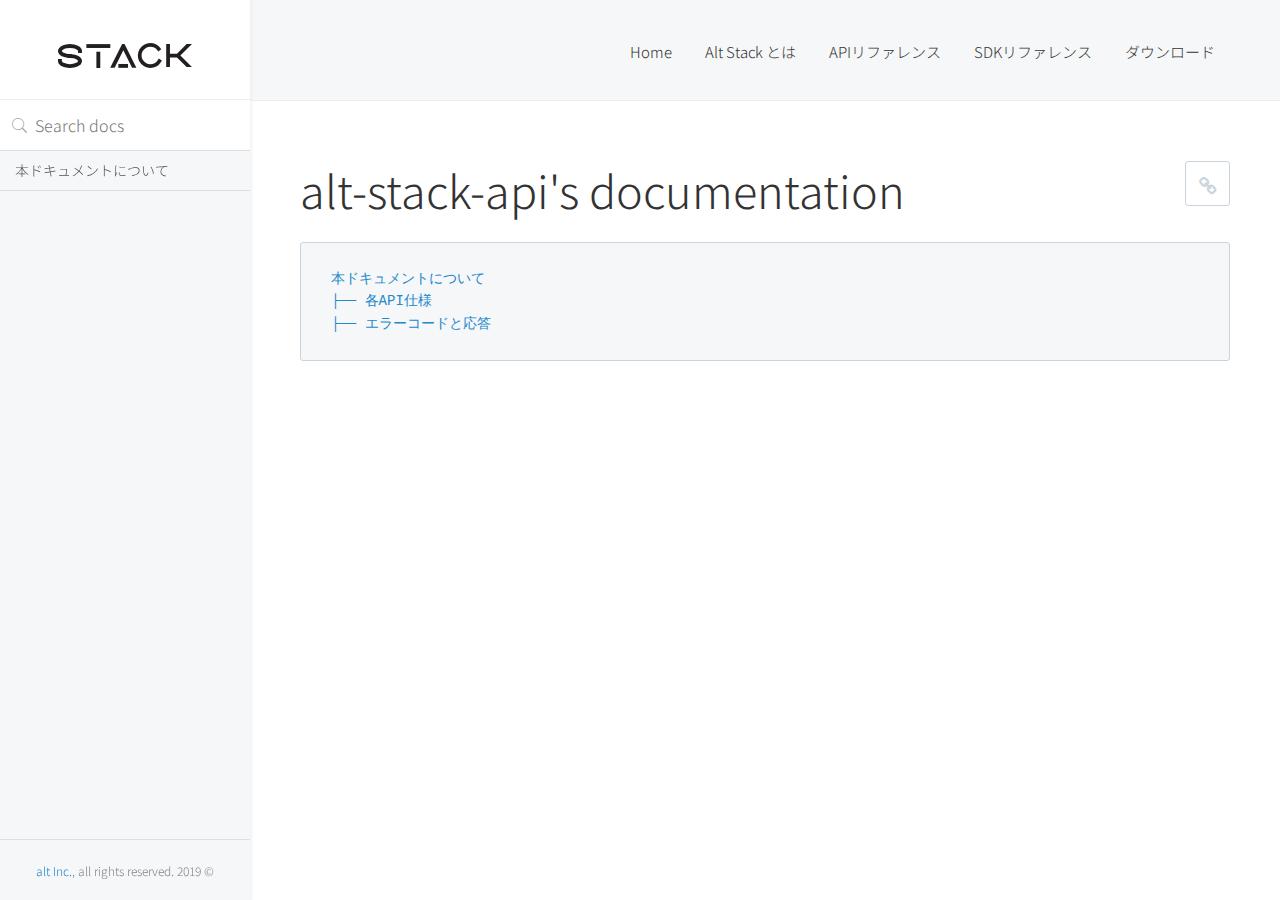
<file: APIdoc/index.html>
<!DOCTYPE html>
<html lang="en">

<head>
	<!-- Page title -->
	<title>STACK - API doc</title>
	<!-- Page description -->
	<meta name="description" content="">
	<!-- Meta -->
	<meta charset="UTF-8">
	<meta http-equiv="X-UA-Compatible" content="IE=edge">
	<meta name="viewport" content="width=device-width, initial-scale=1">
	<!-- Favicon  -->
	<link rel="icon" type="image/png" href="../img/favicons/favicon-16x16.png" sizes="16x16">
	<link rel="icon" type="image/png" href="../img/favicons/favicon-32x32.png" sizes="32x32">
	<link rel="icon" type="image/png" href="../img/favicons/favicon-96x96.png" sizes="96x96">
	<link rel="apple-touch-icon" sizes="57x57" href="../img/favicons/apple-touch-icon-57x57.png">
	<link rel="apple-touch-icon" sizes="60x60" href="../img/favicons/apple-touch-icon-60x60.png">
	<link rel="apple-touch-icon" sizes="72x72" href="../img/favicons/apple-touch-icon-72x72.png">
	<link rel="apple-touch-icon" sizes="76x76" href="../img/favicons/apple-touch-icon-76x76.png">
	<link rel="apple-touch-icon" sizes="114x114" href="../img/favicons/apple-touch-icon-114x114.png">
	<link rel="apple-touch-icon" sizes="120x120" href="../img/favicons/apple-touch-icon-120x120.png">
	<link rel="apple-touch-icon" sizes="144x144" href="../img/favicons/apple-touch-icon-144x144.png">
	<link rel="apple-touch-icon" sizes="152x152" href="../img/favicons/apple-touch-icon-152x152.png">
	<link rel="apple-touch-icon" sizes="180x180" href="../img/favicons/apple-touch-icon-180x180.png">
	<!-- Include StyleSheets -->
	<link rel="stylesheet" href="_static/css/style.min.css">
	<link rel="stylesheet" href="_static/css/custom.css">
  <link rel="stylesheet" href="https://fonts.googleapis.com/css?family=Noto+Sans+JP:300,400,500,700,900&subset=japanese">
	<script src="../js/modernizr.js"></script>
  
  <script type="text/javascript" id="documentation_options" data-url_root="./" src="_static/documentation_options.js"></script>
  <script type="text/javascript" src="_static/jquery.js"></script>
  <script type="text/javascript" src="_static/underscore.js"></script>
  <script type="text/javascript" src="_static/doctools.js"></script>
  <script type="text/javascript" src="_static/language_data.js"></script>
  <script type="text/javascript" src="_static/translations.js"></script>
  <link rel="stylesheet" href="_static/pygments.css" type="text/css" />
  <link rel="index" title="索引" href="genindex.html" />
  <link rel="search" title="検索" href="search.html" />
  <link rel="next" title="本ドキュメントについて" href="api.html" /> 
</head>

<body class="">
	<!--[if lt IE 8]>
	    <p class="browserupgrade">You are using an <strong>outdated</strong> browser. Please <a href="http://browsehappy.com/">upgrade your browser</a> to improve your experience.</p>
	<![endif]-->
	<!-- Preloader: uncomment this if you want to show a smooth preloader while the page is loading. Don't forget to add the 'js-preload-me' class on the <body> tag. -->
	<!-- <div class="preloader js-preloader"><div class="preloader-animation"></div></div>
 -->
	<!-- End of Preloader -->
	<div class="page js-page ">
		<!-- One Page Sidebar -->
		<div class="one-page-sidebar">
			<!-- One Page Sidebar Header -->
			<div class="one-page-sidebar-header">
				<!-- One Page Logo -->
				<div class="one-page-logo">
					<!-- Logo Image -->
					<a href="index.html" class="logo-image ">
						<img src="../img/logos/logo.svg" alt="STACK">
					</a>
					<!-- End of Logo Image -->
				</div>
				<!-- End of One Page Logo -->
        <div role="search" class="one-page-search">
          <form id="rtd-search-form" class="wy-form" action="search.html" method="get">
            <input type="text" name="q" placeholder="Search docs" />
            <input type="hidden" name="check_keywords" value="yes" />
            <input type="hidden" name="area" value="default" />
          </form>
        </div>
			</div>
			<!-- End of One Page Sidebar Header -->
			<!-- One Page Nav -->
			<div class="one-page-nav-wrapper js-custom-scrollbar">
				<ul class="one-page-nav js-one-page-nav js-menu-vertical" data-prepend-to=".js-prepend-mobile-menu">
					<li class="">
						<a href="api.html" class="">本ドキュメントについて</a>
          </li>
				</ul>
			</div>
			<!-- End of One Page Nav -->
			<!-- One Page Sidebar Footer -->
			<footer class="one-page-sidebar-footer">
				<a href="https://alt.ai/" target="_blank">alt Inc.</a>, all rights reserved. 2019 © </footer>
			<!-- End of One Page Sidebar Footer -->
		</div>
		<!-- End of One Page Sidebar -->
		<!-- One Page Content -->
		<div class="one-page-content">
			<!-- Header -->
			<header class="header large header-one-page ">
				<div class="container-fluid container-spaced">
					<div class="row">
						<div class="col-md-3 col-sm-6 col-xs-5">
							<div class="visible-sm-block visible-xs-block">
								<!-- Logo Image -->
								<a href="index.html" class="logo-image">
									<img src="../img/logos/logo.svg" alt="STACK">
								</a>
								<!-- End of Logo Image -->
							</div>
						</div>
						<div class="col-md-9 col-sm-6 col-xs-7">
							<!-- Menu -->
							<nav class="right helper">
                <ul class="menu sf-menu js-menu">
                  <li>
                    <a href="../index.html">Home
                    </a>
                  </li>
                  <li>
                    <a href="../index.html#about">Alt Stack とは</a>
                  </li>
                  <li>
                    <a href="index.html">APIリファレンス</a>
                  </li>
                  <li>
                    <a href="../SDKdoc/index.html">SDKリファレンス</a>
                  </li>
                  <li>
                    <a href="#">ダウンロード</a>
                  </li>
                </ul>
              </nav>
							<!-- End of Menu -->
						</div>
					</div>
				</div>
			</header>
			<!-- End of Header -->
			<div id="content">
				<div class="container-fluid container-spaced">
					<div class="row">
						<div class="col-md-12">
							<div class="js-prepend-mobile-menu">
								<!-- The mobile menu will be prepended here -->
							</div>
							<!-- Category Info -->
							<div class="category-info helper pt0" id="alt-stack-api's documentation">
								<h3 class="category-title">alt-stack-api's documentation
									<!-- Fragment Identifier -->
									<a class="fragment-identifier js-fragment-identifier fragment-identifier-scroll" href="#alt-stack-api's documentation">
										<i class="fa fa-link"></i>
									</a>
									<!-- End of Fragment Identifier -->
								</h3>
                <ul class="file-tree-text js-file-tree-text">
                  <li><a href="api.html" class="file-tree-text-name">本ドキュメントについて</a>
                    <ul class="file-tree-text-folder">
                      <li><a href="api.html#api" class="file-tree-text-name">各API仕様</a></li>
                      <li><a href="api.html#error-code" class="file-tree-text-name">エラーコードと応答</a></li>
                    </ul>
                  </li>
                </ul>
							</div>
							<!-- End of Caregory Info -->
							
						</div>
					</div>
				</div>
			</div>
		</div>
		<!-- End of One Page Content -->
	</div>
	<script src="../js/all.js"></script>
	<script src="../js/custom.js"></script>
	<!-- Google Analytics: change UA-XXXXX-X to be your site's ID. -->
	<!-- 
    <script>
        (function(b,o,i,l,e,r){b.GoogleAnalyticsObject=l;b[l]||(b[l]=
        function(){(b[l].q=b[l].q||[]).push(arguments)});b[l].l=+new Date;
        e=o.createElement(i);r=o.getElementsByTagName(i)[0];
        e.src='//www.google-analytics.com/analytics.js';
        r.parentNode.insertBefore(e,r)}(window,document,'script','ga'));
        ga('create','UA-XXXXX-X','auto');ga('send','pageview');
    </script>
     -->
</body>

</html>
</file>
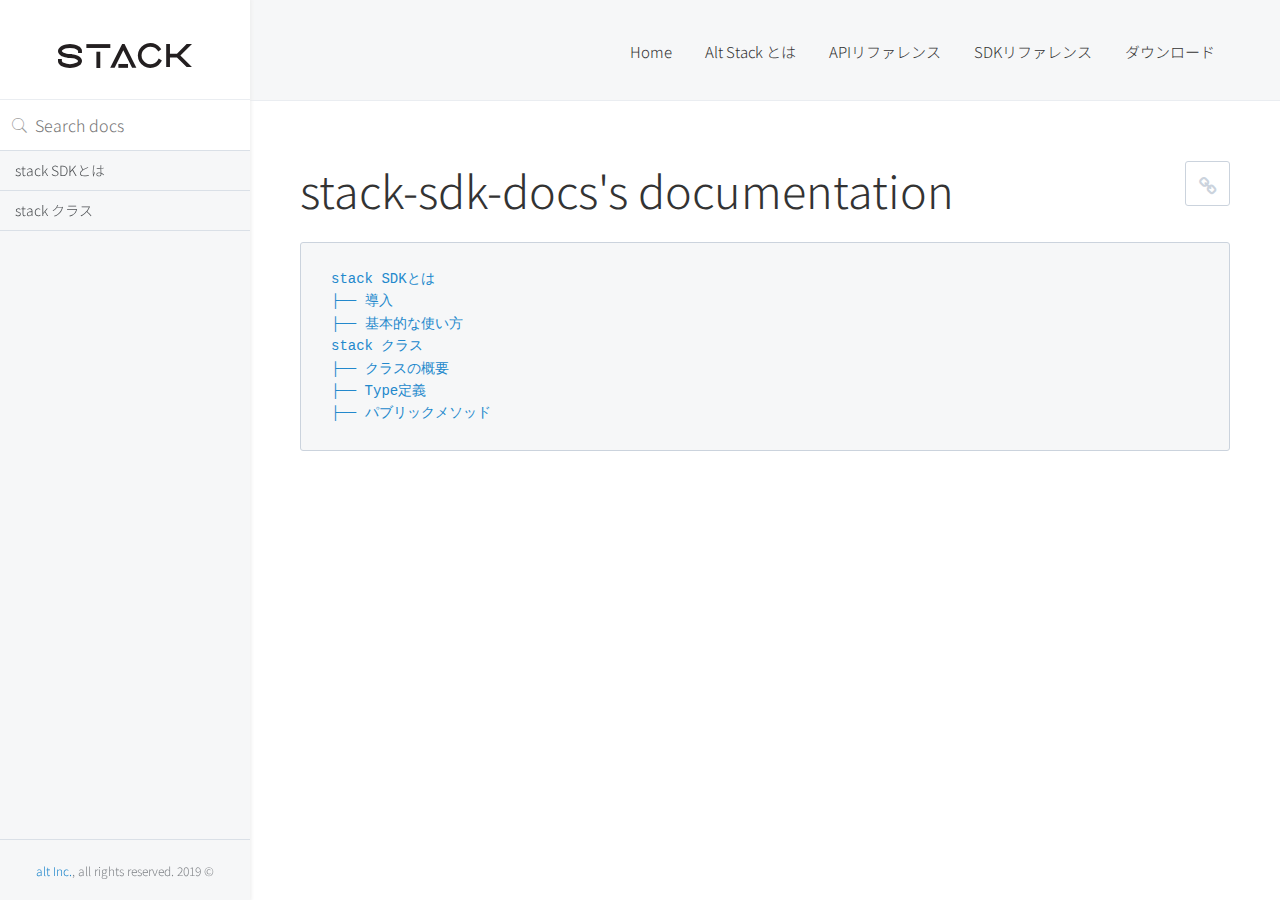
<file: SDKdoc/index.html>
<!DOCTYPE html>
<html lang="en">

<head>
	<!-- Page title -->
	<title>STACK - SDK doc</title>
	<!-- Page description -->
	<meta name="description" content="">
	<!-- Meta -->
	<meta charset="UTF-8">
	<meta http-equiv="X-UA-Compatible" content="IE=edge">
	<meta name="viewport" content="width=device-width, initial-scale=1">
	<!-- Favicon  -->
	<link rel="icon" type="image/png" href="../img/favicons/favicon-16x16.png" sizes="16x16">
	<link rel="icon" type="image/png" href="../img/favicons/favicon-32x32.png" sizes="32x32">
	<link rel="icon" type="image/png" href="../img/favicons/favicon-96x96.png" sizes="96x96">
	<link rel="apple-touch-icon" sizes="57x57" href="../img/favicons/apple-touch-icon-57x57.png">
	<link rel="apple-touch-icon" sizes="60x60" href="../img/favicons/apple-touch-icon-60x60.png">
	<link rel="apple-touch-icon" sizes="72x72" href="../img/favicons/apple-touch-icon-72x72.png">
	<link rel="apple-touch-icon" sizes="76x76" href="../img/favicons/apple-touch-icon-76x76.png">
	<link rel="apple-touch-icon" sizes="114x114" href="../img/favicons/apple-touch-icon-114x114.png">
	<link rel="apple-touch-icon" sizes="120x120" href="../img/favicons/apple-touch-icon-120x120.png">
	<link rel="apple-touch-icon" sizes="144x144" href="../img/favicons/apple-touch-icon-144x144.png">
	<link rel="apple-touch-icon" sizes="152x152" href="../img/favicons/apple-touch-icon-152x152.png">
	<link rel="apple-touch-icon" sizes="180x180" href="../img/favicons/apple-touch-icon-180x180.png">
	<!-- Include StyleSheets -->
	<link rel="stylesheet" href="_static/css/style.min.css">
	<link rel="stylesheet" href="_static/css/custom.css">
  <link rel="stylesheet" href="https://fonts.googleapis.com/css?family=Noto+Sans+JP:300,400,500,700,900&subset=japanese">
	<script src="../js/modernizr.js"></script>
  
  <script type="text/javascript" id="documentation_options" data-url_root="./" src="_static/documentation_options.js"></script>
  <script type="text/javascript" src="_static/jquery.js"></script>
  <script type="text/javascript" src="_static/underscore.js"></script>
  <script type="text/javascript" src="_static/doctools.js"></script>
  <script type="text/javascript" src="_static/language_data.js"></script>
  <script type="text/javascript" src="_static/translations.js"></script>
  <link rel="stylesheet" href="_static/pygments.css" type="text/css" />
  <link rel="index" title="索引" href="genindex.html" />
  <link rel="search" title="検索" href="search.html" />
  <link rel="next" title="本ドキュメントについて" href="api.html" /> 
</head>

<body class="">
	<!--[if lt IE 8]>
	    <p class="browserupgrade">You are using an <strong>outdated</strong> browser. Please <a href="http://browsehappy.com/">upgrade your browser</a> to improve your experience.</p>
	<![endif]-->
	<!-- Preloader: uncomment this if you want to show a smooth preloader while the page is loading. Don't forget to add the 'js-preload-me' class on the <body> tag. -->
	<!-- <div class="preloader js-preloader"><div class="preloader-animation"></div></div>
 -->
	<!-- End of Preloader -->
	<div class="page js-page ">
		<!-- One Page Sidebar -->
		<div class="one-page-sidebar">
			<!-- One Page Sidebar Header -->
			<div class="one-page-sidebar-header">
				<!-- One Page Logo -->
				<div class="one-page-logo">
					<!-- Logo Image -->
					<a href="index.html" class="logo-image ">
						<img src="../img/logos/logo.svg" alt="STACK">
					</a>
					<!-- End of Logo Image -->
				</div>
				<!-- End of One Page Logo -->
        <div role="search" class="one-page-search">
          <form id="rtd-search-form" class="wy-form" action="search.html" method="get">
            <input type="text" name="q" placeholder="Search docs" />
            <input type="hidden" name="check_keywords" value="yes" />
            <input type="hidden" name="area" value="default" />
          </form>
        </div>
			</div>
			<!-- End of One Page Sidebar Header -->
			<!-- One Page Nav -->
			<div class="one-page-nav-wrapper js-custom-scrollbar">
				<ul class="one-page-nav js-one-page-nav js-menu-vertical" data-prepend-to=".js-prepend-mobile-menu">
					<li class="">
						<a href="sdk.html" class="">stack SDKとは</a>
          </li>
          <li class="">
						<a href="stack.html" class="">stack クラス</a>
          </li>
				</ul>
			</div>
			<!-- End of One Page Nav -->
			<!-- One Page Sidebar Footer -->
			<footer class="one-page-sidebar-footer">
				<a href="https://alt.ai/" target="_blank">alt Inc.</a>, all rights reserved. 2019 © </footer>
			<!-- End of One Page Sidebar Footer -->
		</div>
		<!-- End of One Page Sidebar -->
		<!-- One Page Content -->
		<div class="one-page-content">
			<!-- Header -->
			<header class="header large header-one-page ">
				<div class="container-fluid container-spaced">
					<div class="row">
						<div class="col-md-3 col-sm-6 col-xs-5">
							<div class="visible-sm-block visible-xs-block">
								<!-- Logo Image -->
								<a href="index.html" class="logo-image">
									<img src="../img/logos/logo.svg" alt="STACK">
								</a>
								<!-- End of Logo Image -->
							</div>
						</div>
						<div class="col-md-9 col-sm-6 col-xs-7">
							<!-- Menu -->
							<nav class="right helper">
                <ul class="menu sf-menu js-menu">
                  <li>
                    <a href="../index.html">Home
                    </a>
                  </li>
                  <li>
                    <a href="../index.html#about">Alt Stack とは</a>
                  </li>
                  <li>
                    <a href="../APIdoc/index.html">APIリファレンス</a>
                  </li>
                  <li>
                    <a href="index.html">SDKリファレンス</a>
                  </li>
                  <li>
                    <a href="#">ダウンロード</a>
                  </li>
                </ul>
              </nav>
							<!-- End of Menu -->
						</div>
					</div>
				</div>
			</header>
			<!-- End of Header -->
			<div id="content">
				<div class="container-fluid container-spaced">
					<div class="row">
						<div class="col-md-12">
							<div class="js-prepend-mobile-menu">
								<!-- The mobile menu will be prepended here -->
							</div>
							<!-- Category Info -->
							<div class="category-info helper pt0" id="stack-sdk-docs's documentation">
								<h3 class="category-title">stack-sdk-docs's documentation
									<!-- Fragment Identifier -->
									<a class="fragment-identifier js-fragment-identifier fragment-identifier-scroll" href="#stack-sdk-docs's documentation">
										<i class="fa fa-link"></i>
									</a>
									<!-- End of Fragment Identifier -->
								</h3>
                <ul class="file-tree-text js-file-tree-text">
                  <li><a href="sdk.html" class="file-tree-text-name">stack SDKとは</a>
                    <ul class="file-tree-text-folder">
                      <li><a href="sdk.html#introduction" class="file-tree-text-name">導入</a></li>
                      <li><a href="sdk.html#basic-usage" class="file-tree-text-name">基本的な使い方</a></li>
                    </ul>
                  </li>
                  <li><a href="stack.html" class="file-tree-text-name">stack クラス</a>
                    <ul class="file-tree-text-folder">
                      <li><a href="stack.html#class" class="file-tree-text-name">クラスの概要</a></li>
                      <li><a href="stack.html#type-definition" class="file-tree-text-name">Type定義</a></li>
                      <li><a href="stack.html#public-method" class="file-tree-text-name">パブリックメソッド</a></li>
                    </ul>
                  </li>
                </ul>
							</div>
							<!-- End of Caregory Info -->
							
						</div>
					</div>
				</div>
			</div>
		</div>
		<!-- End of One Page Content -->
	</div>
	<script src="../js/all.js"></script>
	<script src="../js/custom.js"></script>
	<!-- Google Analytics: change UA-XXXXX-X to be your site's ID. -->
	<!-- 
    <script>
        (function(b,o,i,l,e,r){b.GoogleAnalyticsObject=l;b[l]||(b[l]=
        function(){(b[l].q=b[l].q||[]).push(arguments)});b[l].l=+new Date;
        e=o.createElement(i);r=o.getElementsByTagName(i)[0];
        e.src='//www.google-analytics.com/analytics.js';
        r.parentNode.insertBefore(e,r)}(window,document,'script','ga'));
        ga('create','UA-XXXXX-X','auto');ga('send','pageview');
    </script>
     -->
</body>

</html>
</file>
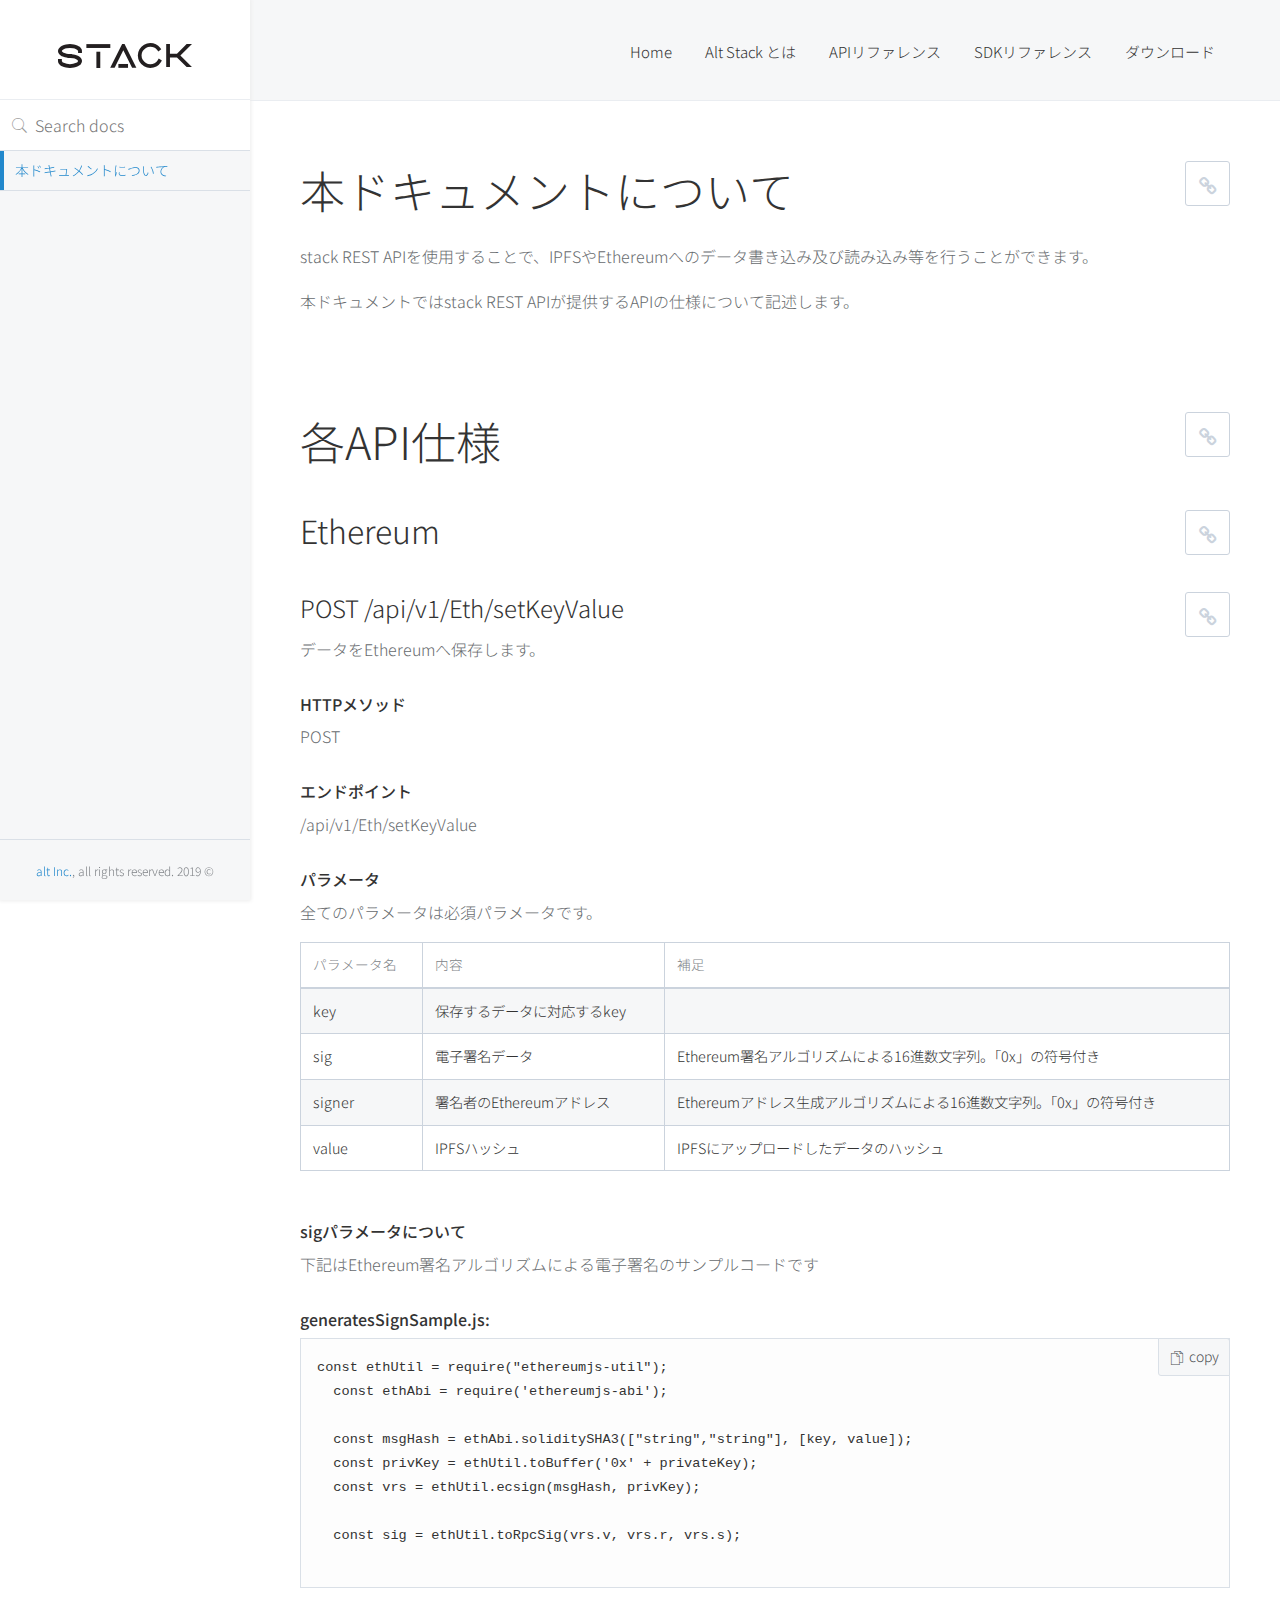
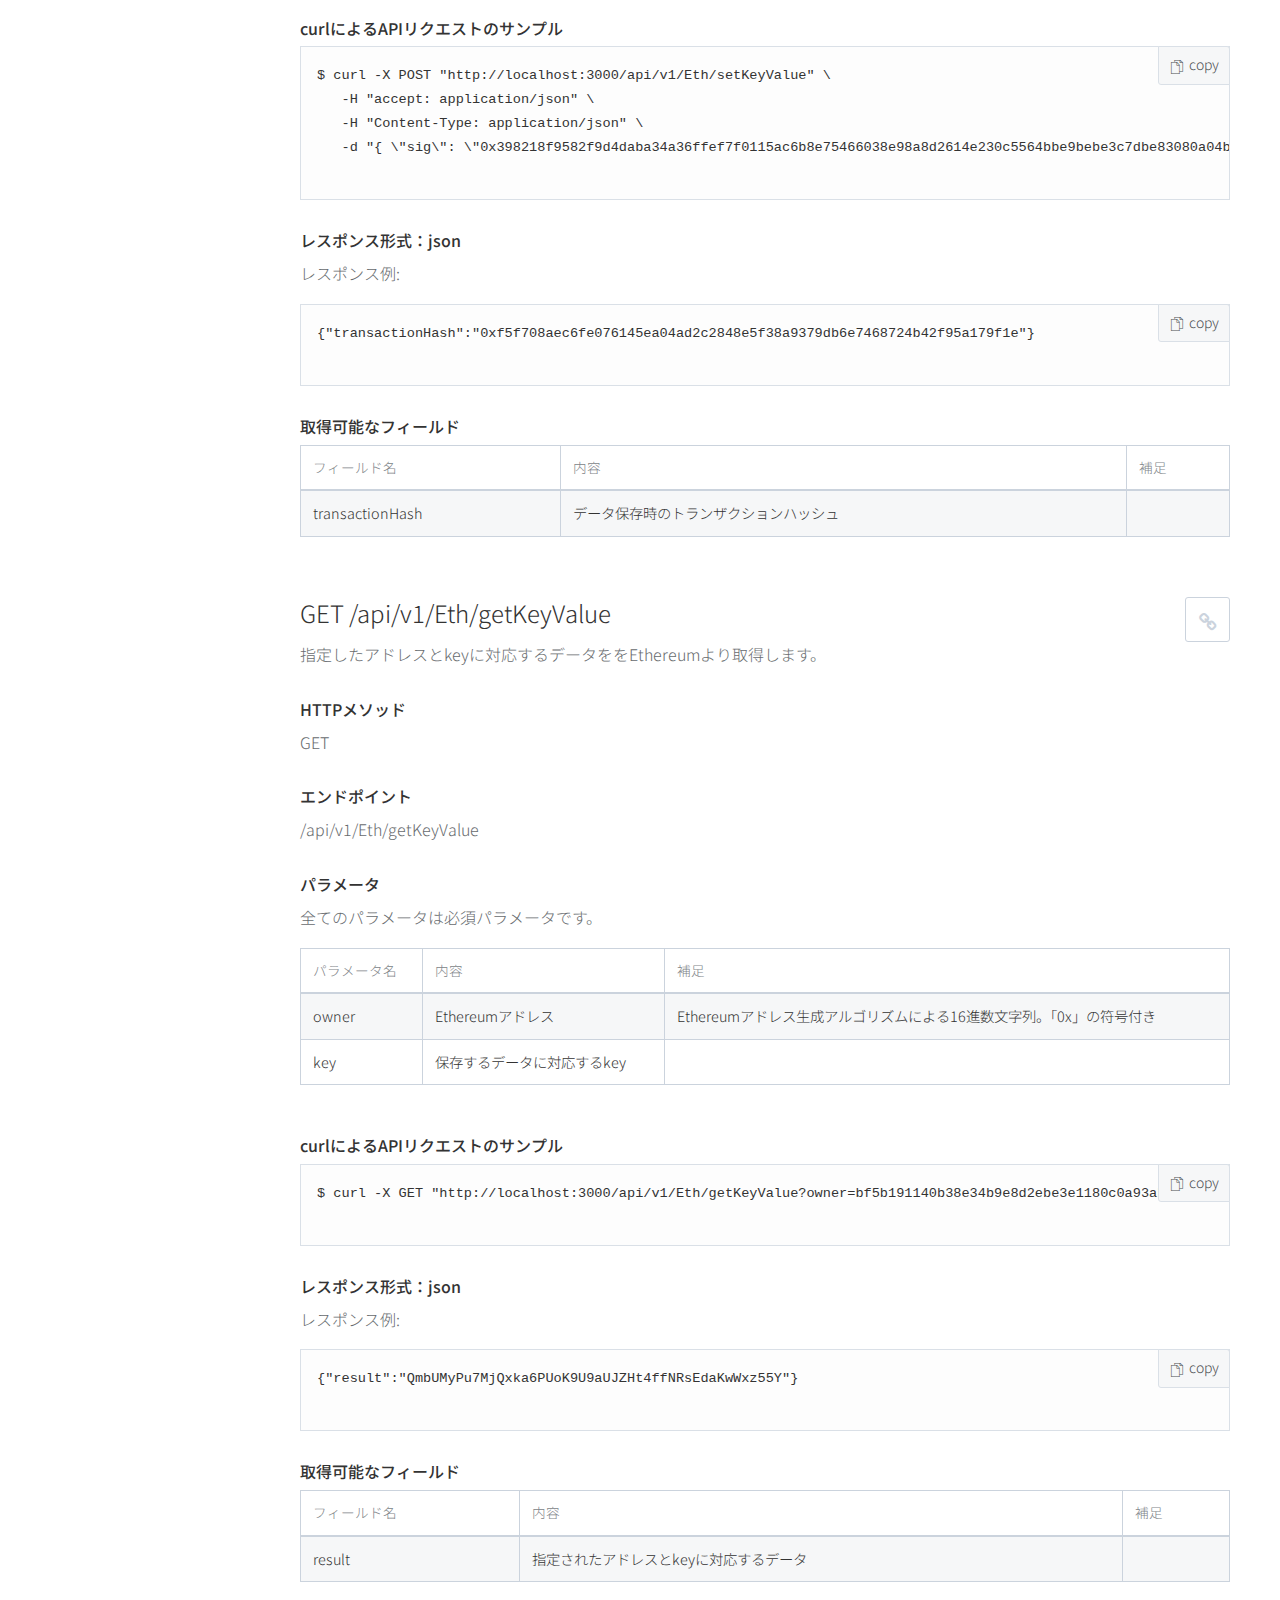
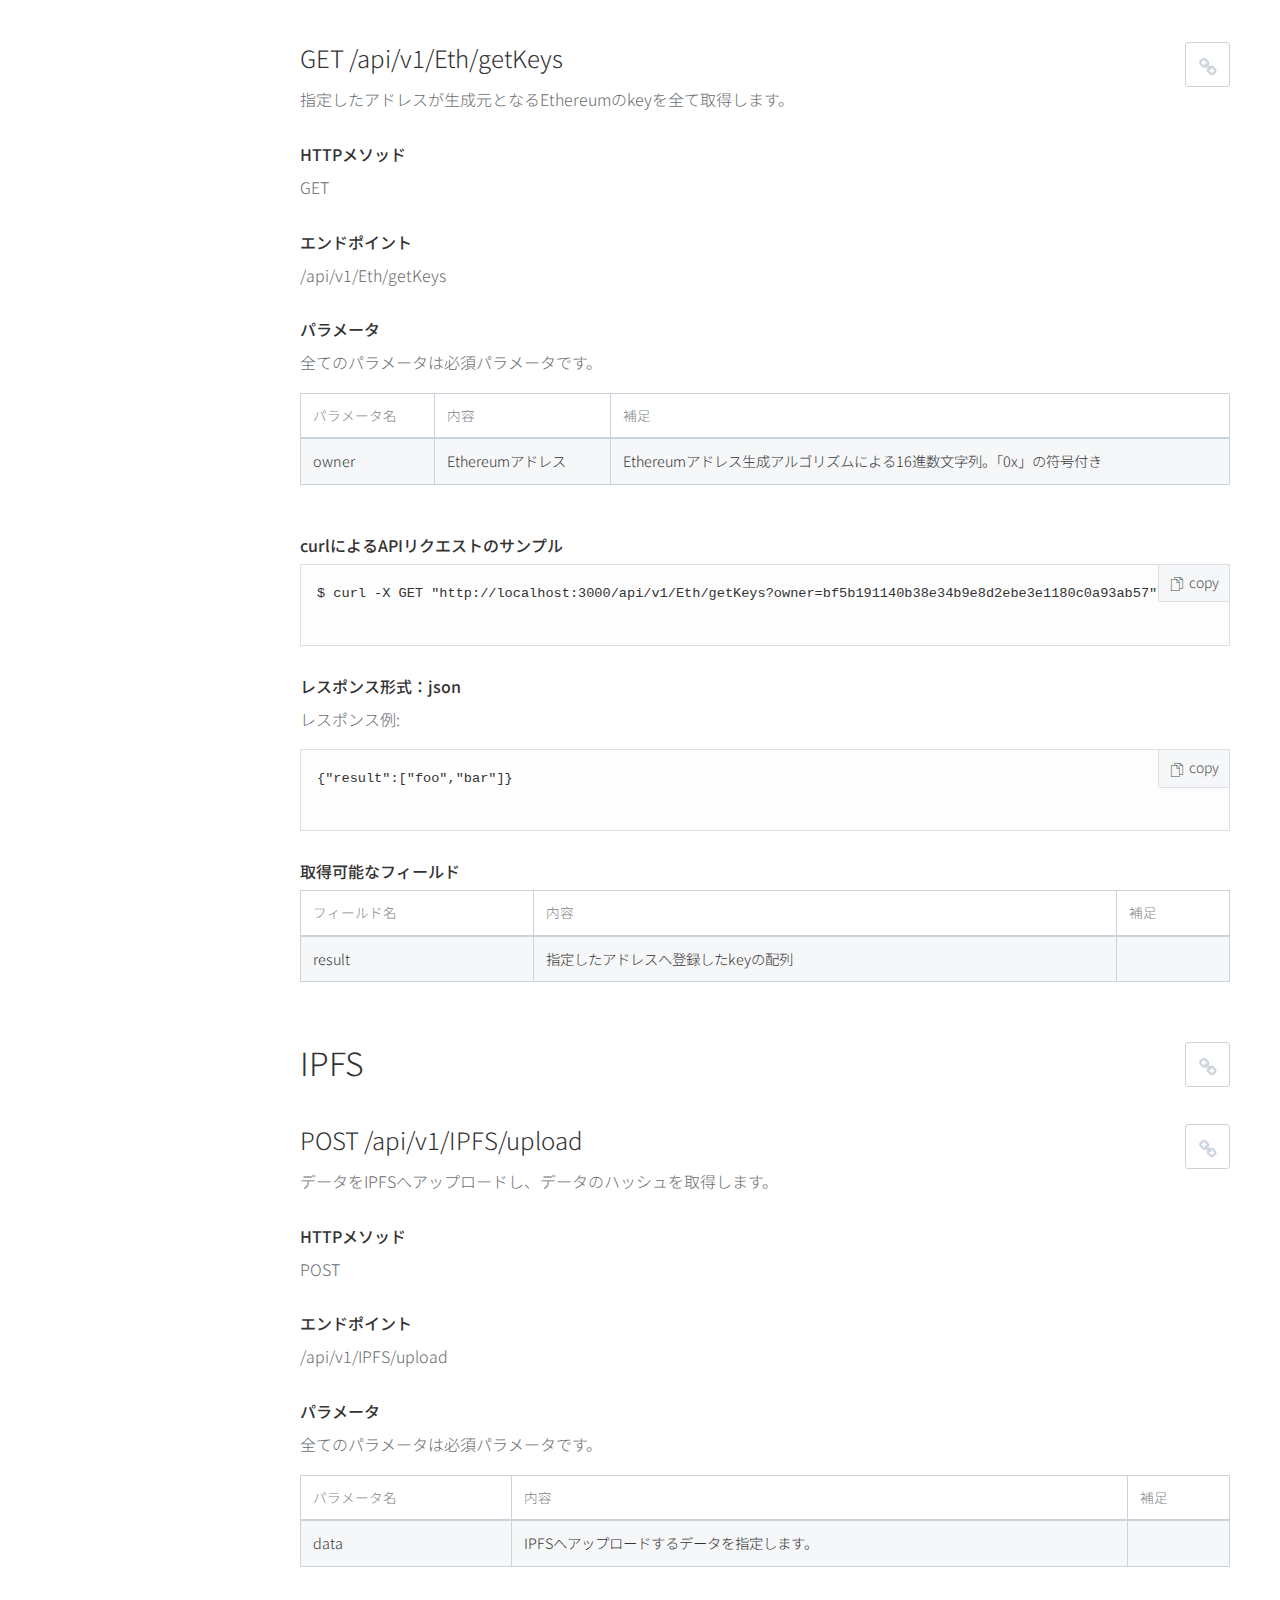
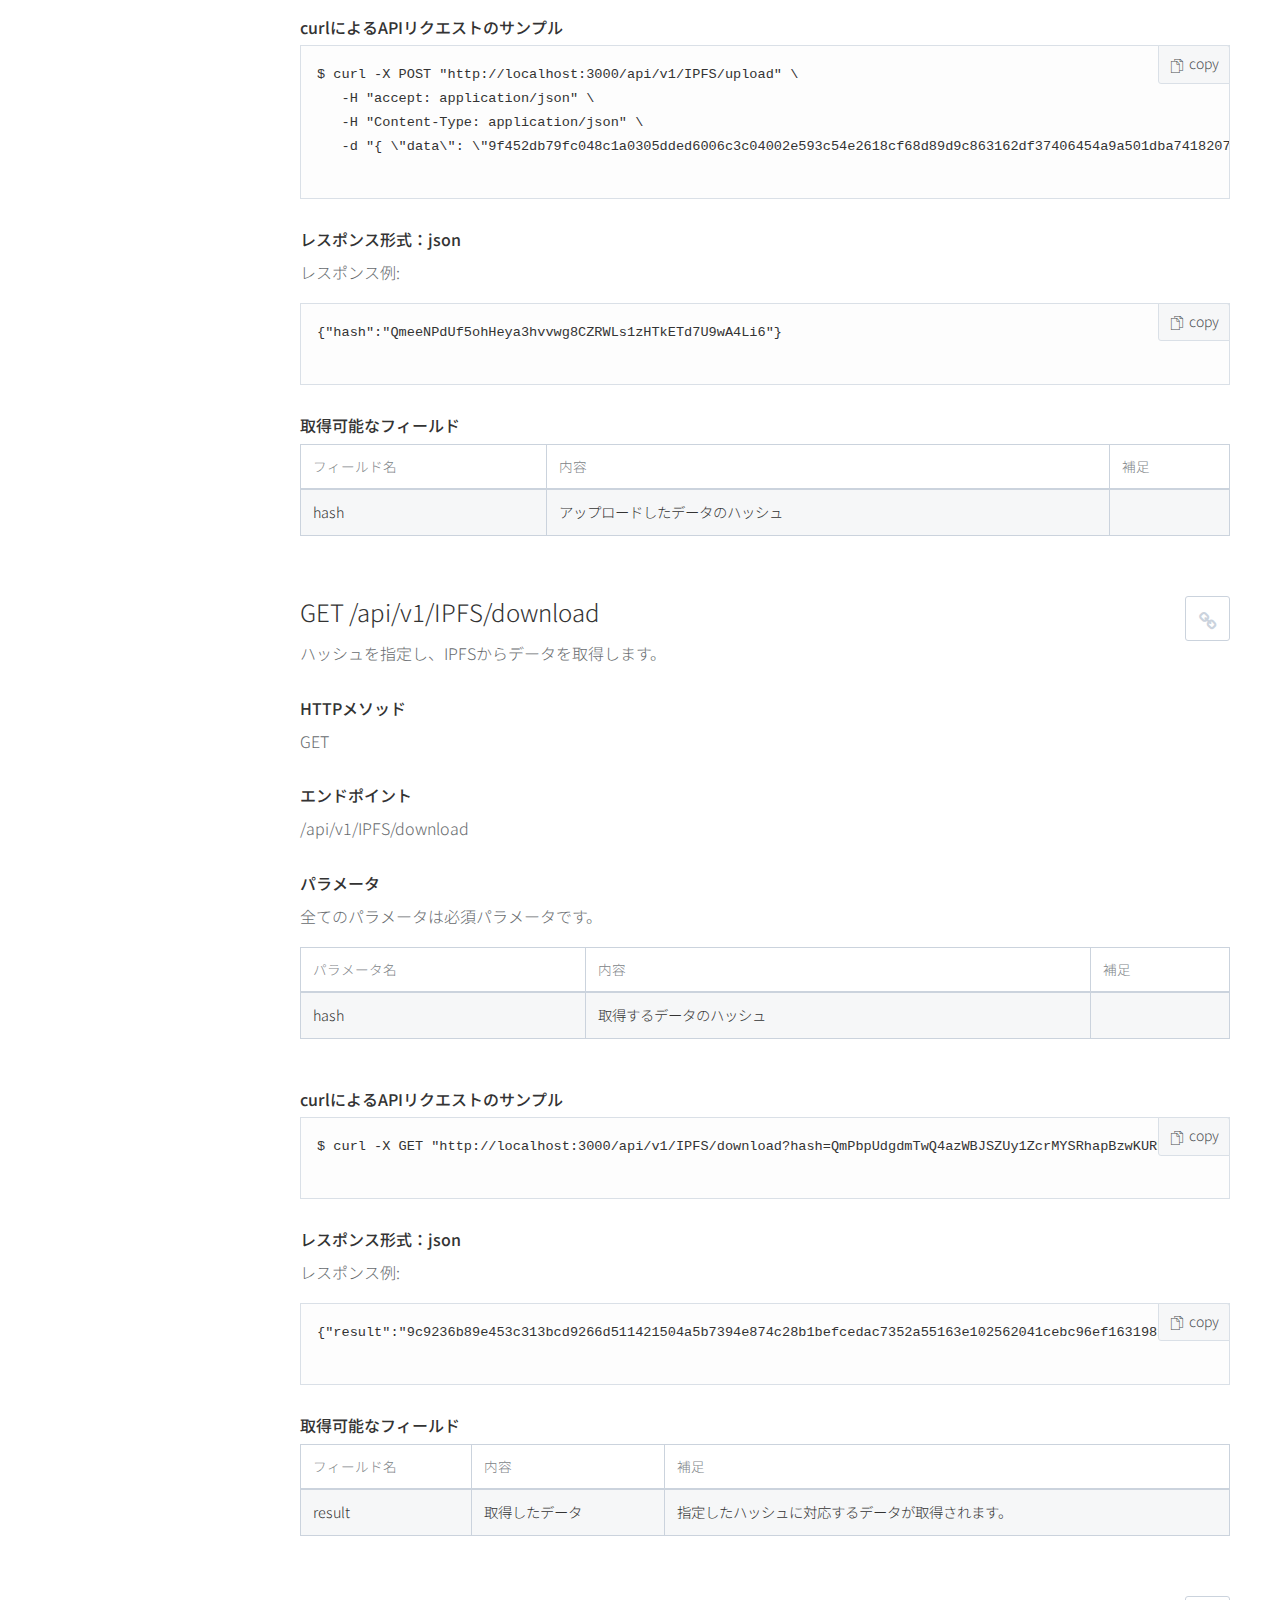
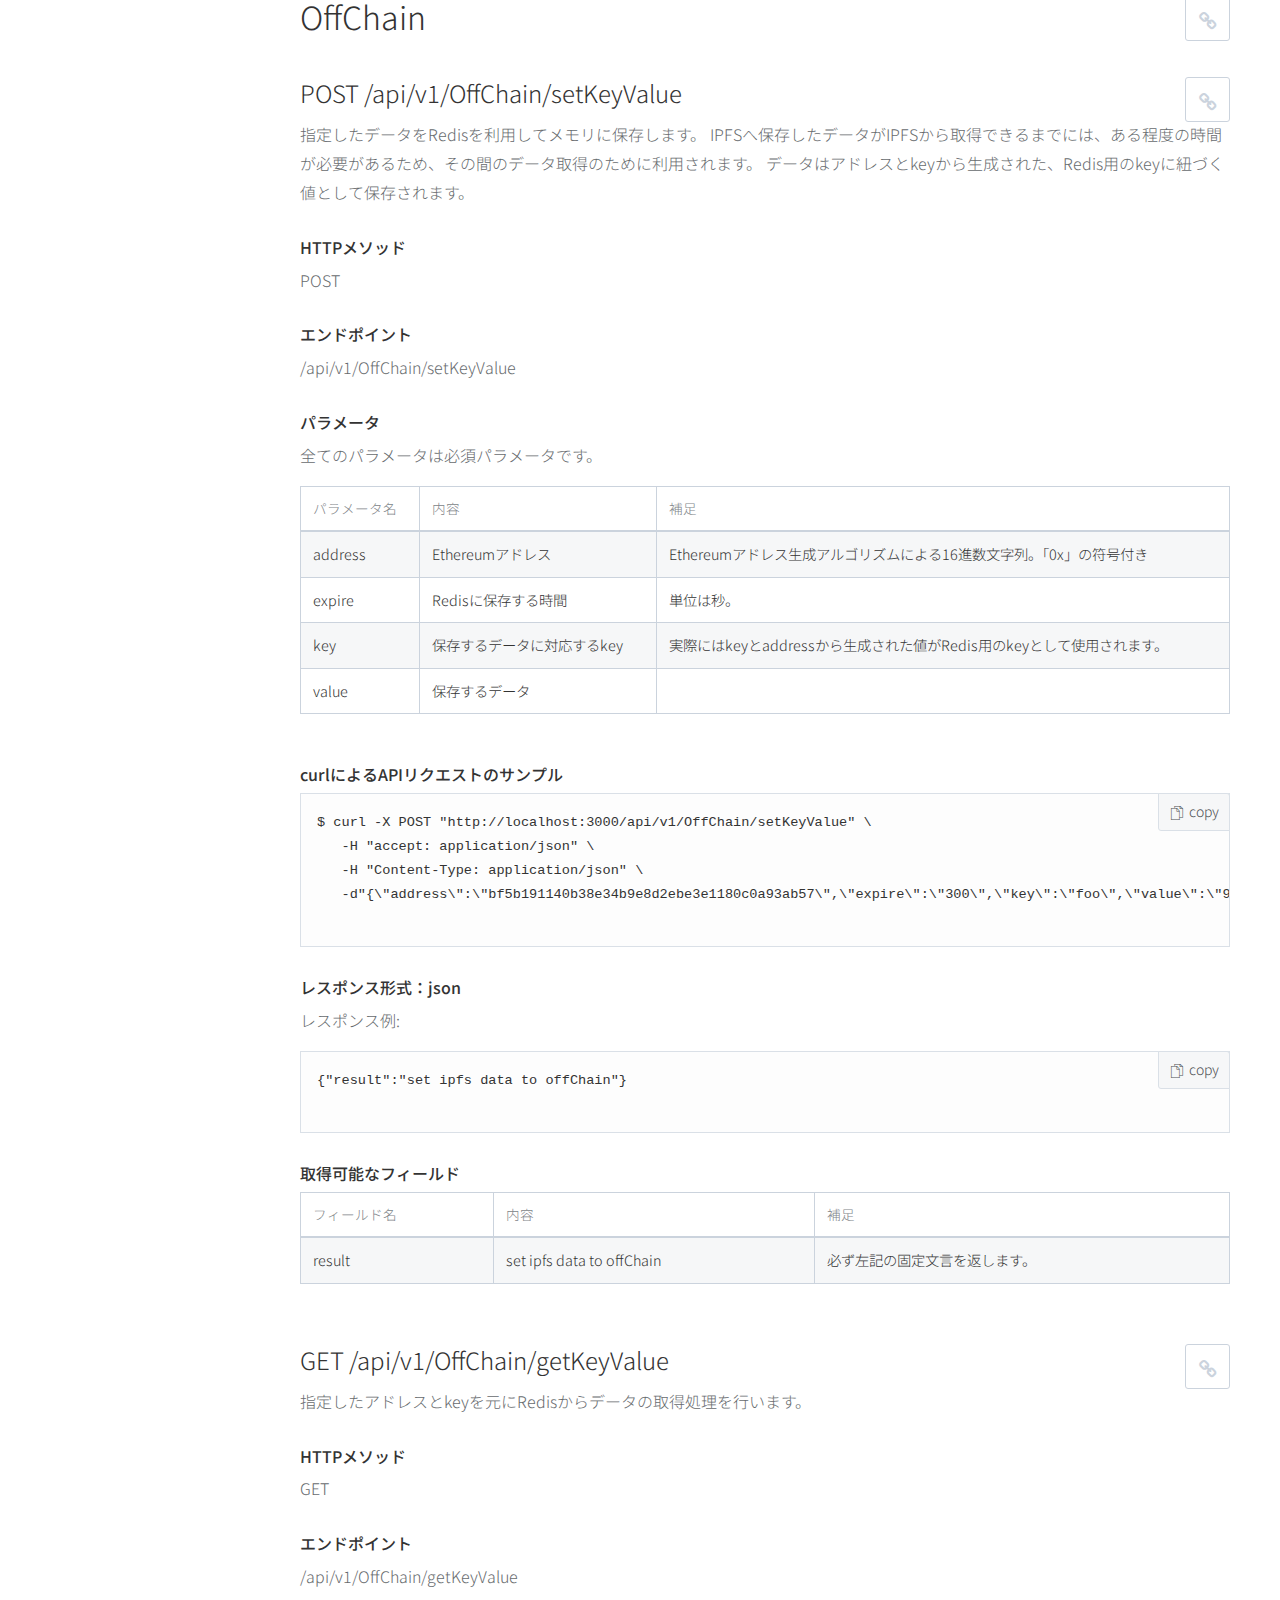
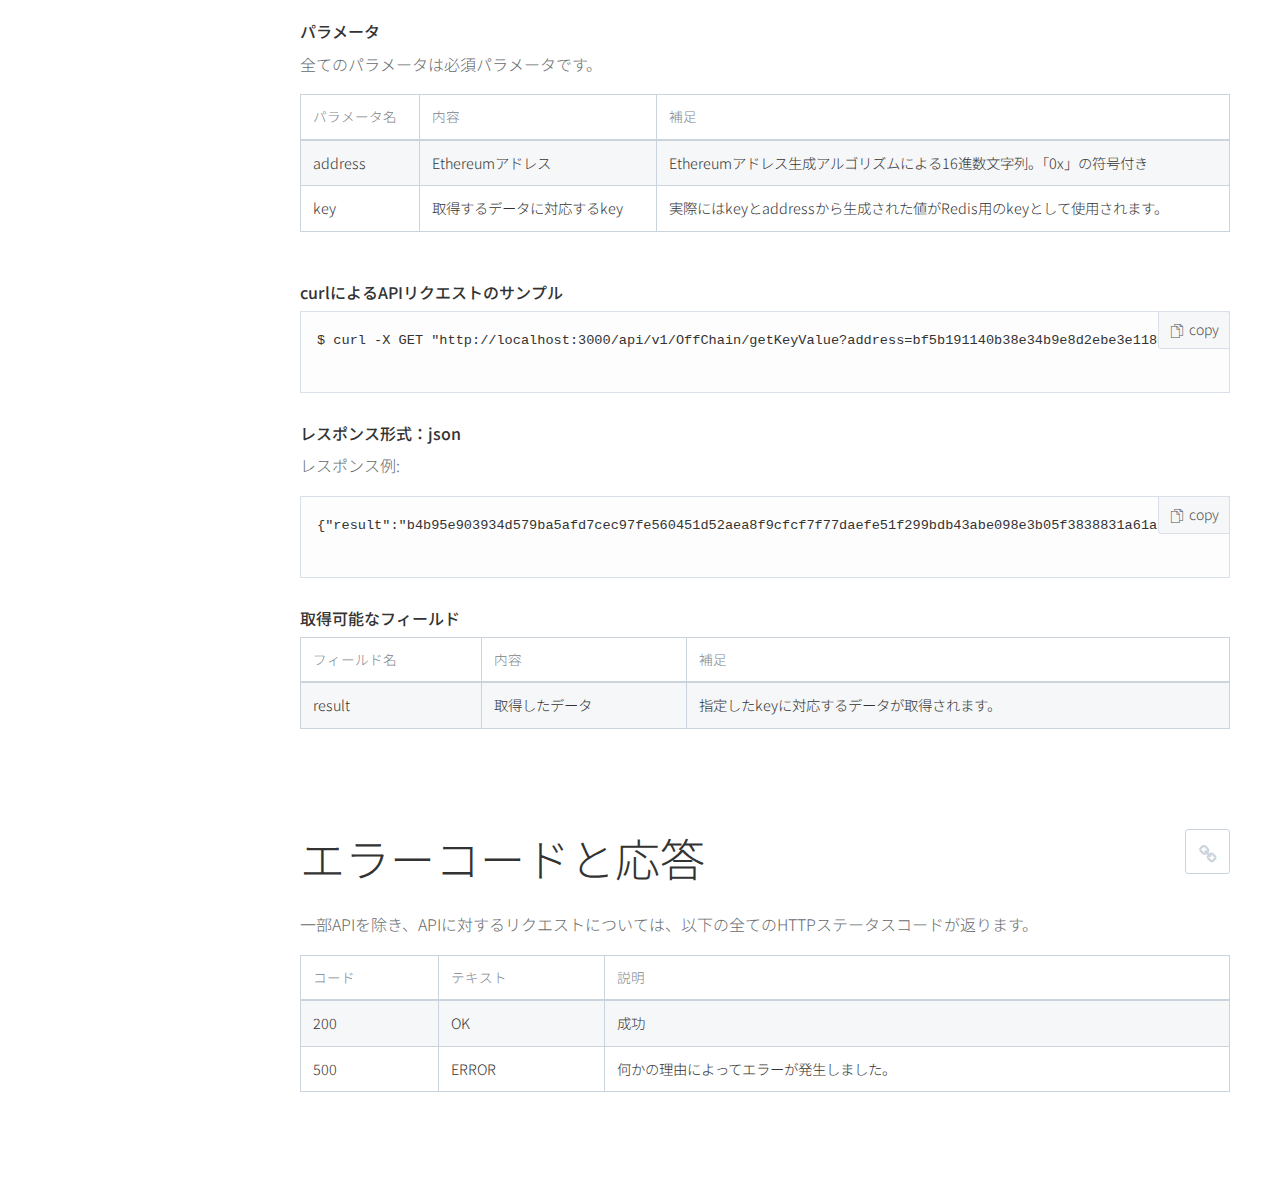
<file: APIdoc/api.html>
<!DOCTYPE html>
<html lang="en">

<head>
	<!-- Page title -->
	<title>STACK - API doc</title>
	<!-- Page description -->
	<meta name="description" content="">
	<!-- Meta -->
	<meta charset="UTF-8">
	<meta http-equiv="X-UA-Compatible" content="IE=edge">
	<meta name="viewport" content="width=device-width, initial-scale=1">
	<!-- Favicon  -->
	<link rel="icon" type="image/png" href="../img/favicons/favicon-16x16.png" sizes="16x16">
	<link rel="icon" type="image/png" href="../img/favicons/favicon-32x32.png" sizes="32x32">
	<link rel="icon" type="image/png" href="../img/favicons/favicon-96x96.png" sizes="96x96">
	<link rel="apple-touch-icon" sizes="57x57" href="../img/favicons/apple-touch-icon-57x57.png">
	<link rel="apple-touch-icon" sizes="60x60" href="../img/favicons/apple-touch-icon-60x60.png">
	<link rel="apple-touch-icon" sizes="72x72" href="../img/favicons/apple-touch-icon-72x72.png">
	<link rel="apple-touch-icon" sizes="76x76" href="../img/favicons/apple-touch-icon-76x76.png">
	<link rel="apple-touch-icon" sizes="114x114" href="../img/favicons/apple-touch-icon-114x114.png">
	<link rel="apple-touch-icon" sizes="120x120" href="../img/favicons/apple-touch-icon-120x120.png">
	<link rel="apple-touch-icon" sizes="144x144" href="../img/favicons/apple-touch-icon-144x144.png">
	<link rel="apple-touch-icon" sizes="152x152" href="../img/favicons/apple-touch-icon-152x152.png">
	<link rel="apple-touch-icon" sizes="180x180" href="../img/favicons/apple-touch-icon-180x180.png">
	<!-- Include StyleSheets -->
	<link rel="stylesheet" href="_static/css/style.min.css">
	<link rel="stylesheet" href="_static/css/custom.css">
  <link rel="stylesheet" href="https://fonts.googleapis.com/css?family=Noto+Sans+JP:300,400,500,700,900&subset=japanese">
	<script src="../js/modernizr.js"></script>
  
  <script type="text/javascript" id="documentation_options" data-url_root="./" src="_static/documentation_options.js"></script>
  <script type="text/javascript" src="_static/jquery.js"></script>
  <script type="text/javascript" src="_static/underscore.js"></script>
  <script type="text/javascript" src="_static/doctools.js"></script>
  <script type="text/javascript" src="_static/language_data.js"></script>
  <script type="text/javascript" src="_static/translations.js"></script>
  <link rel="stylesheet" href="_static/pygments.css" type="text/css" />
  <link rel="index" title="索引" href="genindex.html" />
  <link rel="search" title="検索" href="search.html" />
  <link rel="next" title="本ドキュメントについて" href="api.html" /> 
</head>

<body class="">
	<!--[if lt IE 8]>
	    <p class="browserupgrade">You are using an <strong>outdated</strong> browser. Please <a href="http://browsehappy.com/">upgrade your browser</a> to improve your experience.</p>
	<![endif]-->
	<!-- Preloader: uncomment this if you want to show a smooth preloader while the page is loading. Don't forget to add the 'js-preload-me' class on the <body> tag. -->
	<!-- <div class="preloader js-preloader"><div class="preloader-animation"></div></div>
 -->
	<!-- End of Preloader -->
	<div class="page js-page ">
		<!-- One Page Sidebar -->
		<div class="one-page-sidebar">
			<!-- One Page Sidebar Header -->
			<div class="one-page-sidebar-header">
				<!-- One Page Logo -->
				<div class="one-page-logo">
					<!-- Logo Image -->
					<a href="index.html" class="logo-image ">
						<img src="../img/logos/logo.svg" alt="STACK">
					</a>
					<!-- End of Logo Image -->
				</div>
				<!-- End of One Page Logo -->
        <div role="search" class="one-page-search">
          <form id="rtd-search-form" class="wy-form" action="search.html" method="get">
            <input type="text" name="q" placeholder="Search docs" />
            <input type="hidden" name="check_keywords" value="yes" />
            <input type="hidden" name="area" value="default" />
          </form>
        </div>
			</div>
			<!-- End of One Page Sidebar Header -->
			<!-- One Page Nav -->
			<div class="one-page-nav-wrapper js-custom-scrollbar">
				<ul class="one-page-nav js-one-page-nav js-menu-vertical" data-prepend-to=".js-prepend-mobile-menu">
					<li class="is-active">
						<a href="#about-doc" class="">本ドキュメントについて</a>
            <ul>
              <li class="">
                <a href="#api" class="">各API仕様</a>
                <ul>
                  <li>
                    <a href="#ethereum">Ethereum</a>
                    <ul>
                      <li>
                        <a href="#post-api-v1-eth-setkeyvalue">POST /api/v1/Eth/setKeyValue</a>
                      </li>
                      <li>
                        <a href="#get-api-v1-eth-getkeyvalue">GET /api/v1/Eth/getKeyValue</a>
                      </li>
                      <li>
                        <a href="#get-api-v1-eth-getkeys">GET /api/v1/Eth/getKeys</a>
                      </li>
                    </ul>
                  </li>
                  <li>
                    <a href="#ipfs">IPFS</a>
                    <ul>
                      <li>
                        <a href="#post-api-v1-ipfs-upload">POST /api/v1/IPFS/upload</a>
                      </li>
                      <li>
                        <a href="#get-api-v1-ipfs-download">GET /api/v1/IPFS/download</a>
                      </li>
                    </ul>
                  </li>
                  <li>
                    <a href="#offchain">OffChain</a>
                    <ul>
                      <li>
                        <a href="#post-api-v1-offchain-setkeyvalue">POST /api/v1/OffChain/setKeyValue</a>
                      </li>
                      <li>
                        <a href="#get-api-v1-offchain-getkeyvalue">GET /api/v1/OffChain/getKeyValue</a>
                      </li>
                    </ul>
                  </li>
                </ul>
              </li>
              <li class="">
                <a href="#error-code">エラーコードと応答</a>
              </li>
            </ul>
          </li>
				</ul>
			</div>
			<!-- End of One Page Nav -->
			<!-- One Page Sidebar Footer -->
			<footer class="one-page-sidebar-footer">
				<a href="https://alt.ai/" target="_blank">alt Inc.</a>, all rights reserved. 2019 © </footer>
			<!-- End of One Page Sidebar Footer -->
		</div>
		<!-- End of One Page Sidebar -->
		<!-- One Page Content -->
		<div class="one-page-content">
			<!-- Header -->
			<header class="header large header-one-page ">
				<div class="container-fluid container-spaced">
					<div class="row">
						<div class="col-md-3 col-sm-6 col-xs-5">
							<div class="visible-sm-block visible-xs-block">
								<!-- Logo Image -->
								<a href="index.html" class="logo-image">
									<img src="../img/logos/logo.svg" alt="STACK">
								</a>
								<!-- End of Logo Image -->
							</div>
						</div>
						<div class="col-md-9 col-sm-6 col-xs-7">
							<!-- Menu -->
							<nav class="right helper">
                <ul class="menu sf-menu js-menu">
                  <li>
                    <a href="../index.html">Home
                    </a>
                  </li>
                  <li>
                    <a href="../index.html#about">Alt Stack とは</a>
                  </li>
                  <li>
                    <a href="index.html">APIリファレンス</a>
                  </li>
                  <li>
                    <a href="../SDKdoc/index.html">SDKリファレンス</a>
                  </li>
                  <li>
                    <a href="#">ダウンロード</a>
                  </li>
                </ul>
              </nav>
							<!-- End of Menu -->
						</div>
					</div>
				</div>
			</header>
			<!-- End of Header -->
			<div id="content">
				<div class="container-fluid container-spaced">
					<div class="row">
						<div class="col-md-12">
							<div class="js-prepend-mobile-menu">
								<!-- The mobile menu will be prepended here -->
							</div>
							<!-- Category Info -->
							<div class="category-info helper pt0" id="about-doc">
								<h3 class="category-title">本ドキュメントについて
									<!-- Fragment Identifier -->
									<a class="fragment-identifier js-fragment-identifier fragment-identifier-scroll" href="#about-doc">
										<i class="fa fa-link"></i>
									</a>
									<!-- End of Fragment Identifier -->
								</h3>
								<p class="category-content">stack REST APIを使用することで、IPFSやEthereumへのデータ書き込み及び読み込み等を行うことができます。</p>
                <p class="category-content">本ドキュメントではstack REST APIが提供するAPIの仕様について記述します。</p>
							</div>
							<!-- End of Caregory Info -->
							<!-- Category Info -->
							<div class="category-info " id="api">
								<h3 class="category-title">各API仕様
									<!-- Fragment Identifier -->
									<a class="fragment-identifier js-fragment-identifier fragment-identifier-scroll" href="#api">
										<i class="fa fa-link"></i>
									</a>
									<!-- End of Fragment Identifier -->
								</h3>
								<h4 class="category-title" id="ethereum">Ethereum
									<!-- Fragment Identifier -->
									<a class="fragment-identifier js-fragment-identifier fragment-identifier-scroll" href="#ethereum">
										<i class="fa fa-link"></i>
									</a>
									<!-- End of Fragment Identifier -->
								</h4>
								<h5 class="category-title" id="post-api-v1-eth-setkeyvalue">POST /api/v1/Eth/setKeyValue
									<!-- Fragment Identifier -->
									<a class="fragment-identifier js-fragment-identifier fragment-identifier-scroll" href="#post-api-v1-eth-setkeyvalue">
										<i class="fa fa-link"></i>
									</a>
									<!-- End of Fragment Identifier -->
								</h5>
                <p class="category-content">データをEthereumへ保存します。</p>
                <h6>HTTPメソッド</h6>
                <p class="category-content">POST</p>
                <h6>エンドポイント</h6>
                <p class="category-content">/api/v1/Eth/setKeyValue</p>
                <h6>パラメータ</h6>
                <p class="category-content">全てのパラメータは必須パラメータです。</p>
                <!-- Table -->
                <div class="table-responsive">
                  <table class="table table-striped table-bordered">
                    <thead>
                      <tr>
                        <th>パラメータ名</th>
                        <th>内容</th>
                        <th>補足</th>
                      </tr>
                    </thead>
                    <tbody>
                      <tr class="">
                        <th scope="row">key</th>
                        <td>保存するデータに対応するkey</td>
                        <td></td>
                      </tr>
                      <tr class="">
                        <th scope="row">sig</th>
                        <td>電子署名データ</td>
                        <td>Ethereum署名アルゴリズムによる16進数文字列。「0x」の符号付き</td>
                      </tr>
                      <tr class="">
                        <th scope="row">signer</th>
                        <td>署名者のEthereumアドレス</td>
                        <td>Ethereumアドレス生成アルゴリズムによる16進数文字列。「0x」の符号付き</td>
                      </tr>
                      <tr class="">
                        <th scope="row">value</th>
                        <td>IPFSハッシュ</td>
                        <td>IPFSにアップロードしたデータのハッシュ</td>
                      </tr>
                    </tbody>
                  </table>
                </div>
                <!-- End of Table -->
                <h6>sigパラメータについて</h6>
                <p class="category-content">下記はEthereum署名アルゴリズムによる電子署名のサンプルコードです</p>
                <h6>generatesSignSample.js:</h6>
                <div class="code-highlight " data-label="">
                  <span class="js-copy-to-clipboard copy-code">copy</span> <pre><code class="language-markup js-code">const ethUtil = require("ethereumjs-util");
  const ethAbi = require('ethereumjs-abi');

  const msgHash = ethAbi.soliditySHA3(["string","string"], [key, value]);
  const privKey = ethUtil.toBuffer('0x' + privateKey);
  const vrs = ethUtil.ecsign(msgHash, privKey);

  const sig = ethUtil.toRpcSig(vrs.v, vrs.r, vrs.s);
  </code></pre> </div>
                <h6>curlによるAPIリクエストのサンプル</h6>
                <div class="code-highlight " data-label="">
                  <span class="js-copy-to-clipboard copy-code">copy</span> <pre><code class="language-markup js-code">$ curl -X POST "http://localhost:3000/api/v1/Eth/setKeyValue" \
   -H "accept: application/json" \
   -H "Content-Type: application/json" \
   -d "{ \"sig\": \"0x398218f9582f9d4daba34a36ffef7f0115ac6b8e75466038e98a8d2614e230c5564bbe9bebe3c7dbe83080a04b1e83f1a3286899aa117e7e32c82741ab90d2fd1b\",\"signer\": \"bf5b191140b38e34b9e8d2ebe3e1180c0a93ab57\",\"key\": \"foo\",\"value\": \"QmPbpUdgdmTwQ4azWBJSZUy1ZcrMYSRhapBzwKURDdNbJL\"}"
  </code></pre> </div>
                <h6>レスポンス形式：json</h6>
                <p class="category-content">レスポンス例:</p>
                <div class="code-highlight " data-label="">
                  <span class="js-copy-to-clipboard copy-code">copy</span> <pre><code class="language-markup js-code">{"transactionHash":"0xf5f708aec6fe076145ea04ad2c2848e5f38a9379db6e7468724b42f95a179f1e"}
  </code></pre> </div>
                <h6>取得可能なフィールド</h6>
                <!-- Table -->
                <div class="table-responsive">
                  <table class="table table-striped table-bordered">
                    <thead>
                      <tr>
                        <th>フィールド名</th>
                        <th>内容</th>
                        <th>補足</th>
                      </tr>
                    </thead>
                    <tbody>
                      <tr class="">
                        <th scope="row">transactionHash</th>
                        <td>データ保存時のトランザクションハッシュ</td>
                        <td></td>
                      </tr>
                    </tbody>
                  </table>
                </div>
                <!-- End of Table -->
								<h5 class="category-title" id="get-api-v1-eth-getkeyvalue">GET /api/v1/Eth/getKeyValue
									<!-- Fragment Identifier -->
									<a class="fragment-identifier js-fragment-identifier fragment-identifier-scroll" href="#get-api-v1-eth-getkeyvalue">
										<i class="fa fa-link"></i>
									</a>
									<!-- End of Fragment Identifier -->
								</h5>
                <p class="category-content">指定したアドレスとkeyに対応するデータををEthereumより取得します。</p>
                <h6>HTTPメソッド</h6>
                <p class="category-content">GET</p>
                <h6>エンドポイント</h6>
                <p class="category-content">/api/v1/Eth/getKeyValue</p>
                <h6>パラメータ</h6>
                <p class="category-content">全てのパラメータは必須パラメータです。</p>
                <!-- Table -->
                <div class="table-responsive">
                  <table class="table table-striped table-bordered">
                    <thead>
                      <tr>
                        <th>パラメータ名</th>
                        <th>内容</th>
                        <th>補足</th>
                      </tr>
                    </thead>
                    <tbody>
                      <tr class="">
                        <th scope="row">owner</th>
                        <td>Ethereumアドレス</td>
                        <td>Ethereumアドレス生成アルゴリズムによる16進数文字列。「0x」の符号付き</td>
                      </tr>
                      <tr class="">
                        <th scope="row">key</th>
                        <td>保存するデータに対応するkey</td>
                        <td></td>
                      </tr>
                    </tbody>
                  </table>
                </div>
                <!-- End of Table -->
                <h6>curlによるAPIリクエストのサンプル</h6>
                <div class="code-highlight " data-label="">
                  <span class="js-copy-to-clipboard copy-code">copy</span> <pre><code class="language-markup js-code">$ curl -X GET "http://localhost:3000/api/v1/Eth/getKeyValue?owner=bf5b191140b38e34b9e8d2ebe3e1180c0a93ab57&key=foo"
  </code></pre> </div>
                <h6>レスポンス形式：json</h6>
                <p class="category-content">レスポンス例:</p>
                <div class="code-highlight " data-label="">
                  <span class="js-copy-to-clipboard copy-code">copy</span> <pre><code class="language-markup js-code">{"result":"QmbUMyPu7MjQxka6PUoK9U9aUJZHt4ffNRsEdaKwWxz55Y"}
  </code></pre> </div>
                <h6>取得可能なフィールド</h6>
                <!-- Table -->
                <div class="table-responsive">
                  <table class="table table-striped table-bordered">
                    <thead>
                      <tr>
                        <th>フィールド名</th>
                        <th>内容</th>
                        <th>補足</th>
                      </tr>
                    </thead>
                    <tbody>
                      <tr class="">
                        <th scope="row">result</th>
                        <td>指定されたアドレスとkeyに対応するデータ</td>
                        <td></td>
                      </tr>
                    </tbody>
                  </table>
                </div>
                <!-- End of Table -->
                <h5 class="category-title" id="get-api-v1-eth-getkeys">GET /api/v1/Eth/getKeys
									<!-- Fragment Identifier -->
									<a class="fragment-identifier js-fragment-identifier fragment-identifier-scroll" href="#get-api-v1-eth-getkeys">
										<i class="fa fa-link"></i>
									</a>
									<!-- End of Fragment Identifier -->
								</h5>
                <p class="category-content">指定したアドレスが生成元となるEthereumのkeyを全て取得します。</p>
                <h6>HTTPメソッド</h6>
                <p class="category-content">GET</p>
                <h6>エンドポイント</h6>
                <p class="category-content">/api/v1/Eth/getKeys</p>
                <h6>パラメータ</h6>
                <p class="category-content">全てのパラメータは必須パラメータです。</p>
                <!-- Table -->
                <div class="table-responsive">
                  <table class="table table-striped table-bordered">
                    <thead>
                      <tr>
                        <th>パラメータ名</th>
                        <th>内容</th>
                        <th>補足</th>
                      </tr>
                    </thead>
                    <tbody>
                      <tr class="">
                        <th scope="row">owner</th>
                        <td>Ethereumアドレス</td>
                        <td>Ethereumアドレス生成アルゴリズムによる16進数文字列。「0x」の符号付き</td>
                      </tr>
                    </tbody>
                  </table>
                </div>
                <!-- End of Table -->
                <h6>curlによるAPIリクエストのサンプル</h6>
                <div class="code-highlight " data-label="">
                  <span class="js-copy-to-clipboard copy-code">copy</span> <pre><code class="language-markup js-code">$ curl -X GET "http://localhost:3000/api/v1/Eth/getKeys?owner=bf5b191140b38e34b9e8d2ebe3e1180c0a93ab57"
  </code></pre> </div>
                <h6>レスポンス形式：json</h6>
                <p class="category-content">レスポンス例:</p>
                <div class="code-highlight " data-label="">
                  <span class="js-copy-to-clipboard copy-code">copy</span> <pre><code class="language-markup js-code">{"result":["foo","bar"]}
  </code></pre> </div>
                <h6>取得可能なフィールド</h6>
                <!-- Table -->
                <div class="table-responsive">
                  <table class="table table-striped table-bordered">
                    <thead>
                      <tr>
                        <th>フィールド名</th>
                        <th>内容</th>
                        <th>補足</th>
                      </tr>
                    </thead>
                    <tbody>
                      <tr class="">
                        <th scope="row">result</th>
                        <td>指定したアドレスへ登録したkeyの配列</td>
                        <td></td>
                      </tr>
                    </tbody>
                  </table>
                </div>
                <!-- End of Table -->
                
                <h4 class="category-title" id="ipfs">IPFS
									<!-- Fragment Identifier -->
									<a class="fragment-identifier js-fragment-identifier fragment-identifier-scroll" href="#ipfs">
										<i class="fa fa-link"></i>
									</a>
									<!-- End of Fragment Identifier -->
								</h4>
								<h5 class="category-title" id="post-api-v1-ipfs-upload">POST /api/v1/IPFS/upload
									<!-- Fragment Identifier -->
									<a class="fragment-identifier js-fragment-identifier fragment-identifier-scroll" href="#post-api-v1-ipfs-upload">
										<i class="fa fa-link"></i>
									</a>
									<!-- End of Fragment Identifier -->
								</h5>
                <p class="category-content">データをIPFSへアップロードし、データのハッシュを取得します。</p>
                <h6>HTTPメソッド</h6>
                <p class="category-content">POST</p>
                <h6>エンドポイント</h6>
                <p class="category-content">/api/v1/IPFS/upload</p>
                <h6>パラメータ</h6>
                <p class="category-content">全てのパラメータは必須パラメータです。</p>
                <!-- Table -->
                <div class="table-responsive">
                  <table class="table table-striped table-bordered">
                    <thead>
                      <tr>
                        <th>パラメータ名</th>
                        <th>内容</th>
                        <th>補足</th>
                      </tr>
                    </thead>
                    <tbody>
                      <tr class="">
                        <th scope="row">data</th>
                        <td>IPFSへアップロードするデータを指定します。</td>
                        <td></td>
                      </tr>
                    </tbody>
                  </table>
                </div>
                <!-- End of Table -->
                <h6>curlによるAPIリクエストのサンプル</h6>
                <div class="code-highlight " data-label="">
                  <span class="js-copy-to-clipboard copy-code">copy</span> <pre><code class="language-markup js-code">$ curl -X POST "http://localhost:3000/api/v1/IPFS/upload" \
   -H "accept: application/json" \
   -H "Content-Type: application/json" \
   -d "{ \"data\": \"[base64]\"}"
  </code></pre> </div>
                <h6>レスポンス形式：json</h6>
                <p class="category-content">レスポンス例:</p>
                <div class="code-highlight " data-label="">
                  <span class="js-copy-to-clipboard copy-code">copy</span> <pre><code class="language-markup js-code">{"hash":"QmeeNPdUf5ohHeya3hvvwg8CZRWLs1zHTkETd7U9wA4Li6"}
  </code></pre> </div>
                <h6>取得可能なフィールド</h6>
                <!-- Table -->
                <div class="table-responsive">
                  <table class="table table-striped table-bordered">
                    <thead>
                      <tr>
                        <th>フィールド名</th>
                        <th>内容</th>
                        <th>補足</th>
                      </tr>
                    </thead>
                    <tbody>
                      <tr class="">
                        <th scope="row">hash</th>
                        <td>アップロードしたデータのハッシュ</td>
                        <td></td>
                      </tr>
                    </tbody>
                  </table>
                </div>
                <!-- End of Table -->
								<h5 class="category-title" id="get-api-v1-ipfs-download">GET /api/v1/IPFS/download
									<!-- Fragment Identifier -->
									<a class="fragment-identifier js-fragment-identifier fragment-identifier-scroll" href="#get-api-v1-ipfs-download">
										<i class="fa fa-link"></i>
									</a>
									<!-- End of Fragment Identifier -->
								</h5>
                <p class="category-content">ハッシュを指定し、IPFSからデータを取得します。</p>
                <h6>HTTPメソッド</h6>
                <p class="category-content">GET</p>
                <h6>エンドポイント</h6>
                <p class="category-content">/api/v1/IPFS/download</p>
                <h6>パラメータ</h6>
                <p class="category-content">全てのパラメータは必須パラメータです。</p>
                <!-- Table -->
                <div class="table-responsive">
                  <table class="table table-striped table-bordered">
                    <thead>
                      <tr>
                        <th>パラメータ名</th>
                        <th>内容</th>
                        <th>補足</th>
                      </tr>
                    </thead>
                    <tbody>
                      <tr class="">
                        <th scope="row">hash</th>
                        <td>取得するデータのハッシュ</td>
                        <td></td>
                      </tr>
                    </tbody>
                  </table>
                </div>
                <!-- End of Table -->
                <h6>curlによるAPIリクエストのサンプル</h6>
                <div class="code-highlight " data-label="">
                  <span class="js-copy-to-clipboard copy-code">copy</span> <pre><code class="language-markup js-code">$ curl -X GET "http://localhost:3000/api/v1/IPFS/download?hash=QmPbpUdgdmTwQ4azWBJSZUy1ZcrMYSRhapBzwKURDdNbJL"
  </code></pre> </div>
                <h6>レスポンス形式：json</h6>
                <p class="category-content">レスポンス例:</p>
                <div class="code-highlight " data-label="">
                  <span class="js-copy-to-clipboard copy-code">copy</span> <pre><code class="language-markup js-code">{"result":"[base64]"}
  </code></pre> </div>
                <h6>取得可能なフィールド</h6>
                <!-- Table -->
                <div class="table-responsive">
                  <table class="table table-striped table-bordered">
                    <thead>
                      <tr>
                        <th>フィールド名</th>
                        <th>内容</th>
                        <th>補足</th>
                      </tr>
                    </thead>
                    <tbody>
                      <tr class="">
                        <th scope="row">result</th>
                        <td>取得したデータ</td>
                        <td>指定したハッシュに対応するデータが取得されます。</td>
                      </tr>
                    </tbody>
                  </table>
                </div>
                <!-- End of Table -->
                
                <h4 class="category-title" id="offchain">OffChain
									<!-- Fragment Identifier -->
									<a class="fragment-identifier js-fragment-identifier fragment-identifier-scroll" href="#offchain">
										<i class="fa fa-link"></i>
									</a>
									<!-- End of Fragment Identifier -->
								</h4>
								<h5 class="category-title" id="post-api-v1-offchain-setkeyvalue">POST /api/v1/OffChain/setKeyValue
									<!-- Fragment Identifier -->
									<a class="fragment-identifier js-fragment-identifier fragment-identifier-scroll" href="#post-api-v1-offchain-setkeyvalue">
										<i class="fa fa-link"></i>
									</a>
									<!-- End of Fragment Identifier -->
								</h5>
                <p class="category-content">指定したデータをRedisを利用してメモリに保存します。 IPFSへ保存したデータがIPFSから取得できるまでには、ある程度の時間が必要があるため、その間のデータ取得のために利用されます。 データはアドレスとkeyから生成された、Redis用のkeyに紐づく値として保存されます。</p>
                <h6>HTTPメソッド</h6>
                <p class="category-content">POST</p>
                <h6>エンドポイント</h6>
                <p class="category-content">/api/v1/OffChain/setKeyValue</p>
                <h6>パラメータ</h6>
                <p class="category-content">全てのパラメータは必須パラメータです。</p>
                <!-- Table -->
                <div class="table-responsive">
                  <table class="table table-striped table-bordered">
                    <thead>
                      <tr>
                        <th>パラメータ名</th>
                        <th>内容</th>
                        <th>補足</th>
                      </tr>
                    </thead>
                    <tbody>
                      <tr class="">
                        <th scope="row">address</th>
                        <td>Ethereumアドレス</td>
                        <td>Ethereumアドレス生成アルゴリズムによる16進数文字列。「0x」の符号付き</td>
                      </tr>
                      <tr class="">
                        <th scope="row">expire</th>
                        <td>Redisに保存する時間</td>
                        <td>単位は秒。</td>
                      </tr>
                      <tr class="">
                        <th scope="row">key</th>
                        <td>保存するデータに対応するkey</td>
                        <td>実際にはkeyとaddressから生成された値がRedis用のkeyとして使用されます。</td>
                      </tr>
                      <tr class="">
                        <th scope="row">value</th>
                        <td>保存するデータ</td>
                        <td></td>
                      </tr>
                    </tbody>
                  </table>
                </div>
                <!-- End of Table -->
                <h6>curlによるAPIリクエストのサンプル</h6>
                <div class="code-highlight " data-label="">
                  <span class="js-copy-to-clipboard copy-code">copy</span> <pre><code class="language-markup js-code">$ curl -X POST "http://localhost:3000/api/v1/OffChain/setKeyValue" \
   -H "accept: application/json" \
   -H "Content-Type: application/json" \
   -d"{\"address\":\"bf5b191140b38e34b9e8d2ebe3e1180c0a93ab57\",\"expire\":\"300\",\"key\":\"foo\",\"value\":\"[base64]\"}"
  </code></pre> </div>
                <h6>レスポンス形式：json</h6>
                <p class="category-content">レスポンス例:</p>
                <div class="code-highlight " data-label="">
                  <span class="js-copy-to-clipboard copy-code">copy</span> <pre><code class="language-markup js-code">{"result":"set ipfs data to offChain"}
  </code></pre> </div>
                <h6>取得可能なフィールド</h6>
                <!-- Table -->
                <div class="table-responsive">
                  <table class="table table-striped table-bordered">
                    <thead>
                      <tr>
                        <th>フィールド名</th>
                        <th>内容</th>
                        <th>補足</th>
                      </tr>
                    </thead>
                    <tbody>
                      <tr class="">
                        <th scope="row">result</th>
                        <td>set ipfs data to offChain</td>
                        <td>必ず左記の固定文言を返します。</td>
                      </tr>
                    </tbody>
                  </table>
                </div>
                <!-- End of Table -->
								<h5 class="category-title" id="get-api-v1-offchain-getkeyvalue">GET /api/v1/OffChain/getKeyValue
									<!-- Fragment Identifier -->
									<a class="fragment-identifier js-fragment-identifier fragment-identifier-scroll" href="#get-api-v1-offchain-getkeyvalue">
										<i class="fa fa-link"></i>
									</a>
									<!-- End of Fragment Identifier -->
								</h5>
                <p class="category-content">指定したアドレスとkeyを元にRedisからデータの取得処理を行います。</p>
                <h6>HTTPメソッド</h6>
                <p class="category-content">GET</p>
                <h6>エンドポイント</h6>
                <p class="category-content">/api/v1/OffChain/getKeyValue</p>
                <h6>パラメータ</h6>
                <p class="category-content">全てのパラメータは必須パラメータです。</p>
                <!-- Table -->
                <div class="table-responsive">
                  <table class="table table-striped table-bordered">
                    <thead>
                      <tr>
                        <th>パラメータ名</th>
                        <th>内容</th>
                        <th>補足</th>
                      </tr>
                    </thead>
                    <tbody>
                      <tr class="">
                        <th scope="row">address</th>
                        <td>Ethereumアドレス</td>
                        <td>Ethereumアドレス生成アルゴリズムによる16進数文字列。「0x」の符号付き</td>
                      </tr>
                      <tr class="">
                        <th scope="row">key</th>
                        <td>取得するデータに対応するkey</td>
                        <td>実際にはkeyとaddressから生成された値がRedis用のkeyとして使用されます。</td>
                      </tr>
                    </tbody>
                  </table>
                </div>
                <!-- End of Table -->
                <h6>curlによるAPIリクエストのサンプル</h6>
                <div class="code-highlight " data-label="">
                  <span class="js-copy-to-clipboard copy-code">copy</span> <pre><code class="language-markup js-code">$ curl -X GET "http://localhost:3000/api/v1/OffChain/getKeyValue?address=bf5b191140b38e34b9e8d2ebe3e1180c0a93ab57&key=foo"
  </code></pre> </div>
                <h6>レスポンス形式：json</h6>
                <p class="category-content">レスポンス例:</p>
                <div class="code-highlight " data-label="">
                  <span class="js-copy-to-clipboard copy-code">copy</span> <pre><code class="language-markup js-code">{"result":"[base64]"}
  </code></pre> </div>
                <h6>取得可能なフィールド</h6>
                <!-- Table -->
                <div class="table-responsive">
                  <table class="table table-striped table-bordered">
                    <thead>
                      <tr>
                        <th>フィールド名</th>
                        <th>内容</th>
                        <th>補足</th>
                      </tr>
                    </thead>
                    <tbody>
                      <tr class="">
                        <th scope="row">result</th>
                        <td>取得したデータ</td>
                        <td>指定したkeyに対応するデータが取得されます。</td>
                      </tr>
                    </tbody>
                  </table>
                </div>
                <!-- End of Table -->
                
							</div>
							<!-- End of Caregory Info -->
              
              <!-- Category Info -->
							<div class="category-info " id="error-code">
								<h3 class="category-title">エラーコードと応答
									<!-- Fragment Identifier -->
									<a class="fragment-identifier js-fragment-identifier fragment-identifier-scroll" href="#error-code">
										<i class="fa fa-link"></i>
									</a>
									<!-- End of Fragment Identifier -->
								</h3>
								<p class="category-content">一部APIを除き、APIに対するリクエストについては、以下の全てのHTTPステータスコードが返ります。</p>
                <!-- Table -->
                <div class="table-responsive">
                  <table class="table table-striped table-bordered">
                    <thead>
                      <tr>
                        <th>コード</th>
                        <th>テキスト</th>
                        <th>説明</th>
                      </tr>
                    </thead>
                    <tbody>
                      <tr class="">
                        <th scope="row">200</th>
                        <td>OK</td>
                        <td>成功</td>
                      </tr>
                      <tr class="">
                        <th scope="row">500</th>
                        <td>ERROR</td>
                        <td>何かの理由によってエラーが発生しました。</td>
                      </tr>
                    </tbody>
                  </table>
                </div>
                <!-- End of Table -->
							</div>
							<!-- End of Caregory Info -->						
							
						</div>
					</div>
				</div>
			</div>
		</div>
		<!-- End of One Page Content -->
	</div>
	<script src="../js/all.js"></script>
	<script src="../js/custom.js"></script>
	<!-- Google Analytics: change UA-XXXXX-X to be your site's ID. -->
	<!-- 
    <script>
        (function(b,o,i,l,e,r){b.GoogleAnalyticsObject=l;b[l]||(b[l]=
        function(){(b[l].q=b[l].q||[]).push(arguments)});b[l].l=+new Date;
        e=o.createElement(i);r=o.getElementsByTagName(i)[0];
        e.src='//www.google-analytics.com/analytics.js';
        r.parentNode.insertBefore(e,r)}(window,document,'script','ga'));
        ga('create','UA-XXXXX-X','auto');ga('send','pageview');
    </script>
     -->
</body>

</html>
</file>
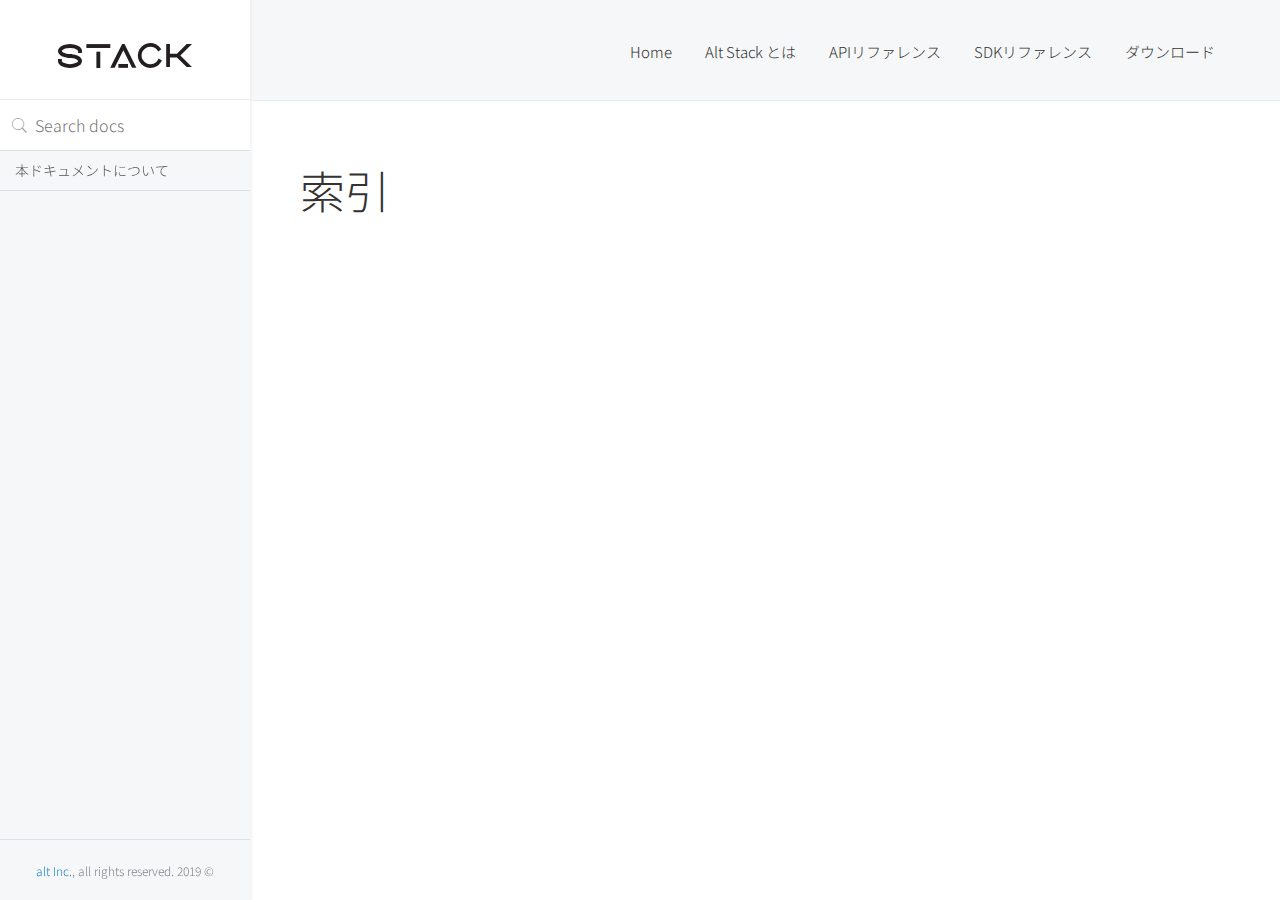
<file: APIdoc/genindex.html>
<!DOCTYPE html>
<html lang="en">

<head>
	<!-- Page title -->
	<title>STACK - API doc</title>
	<!-- Page description -->
	<meta name="description" content="">
	<!-- Meta -->
	<meta charset="UTF-8">
	<meta http-equiv="X-UA-Compatible" content="IE=edge">
	<meta name="viewport" content="width=device-width, initial-scale=1">
	<!-- Favicon  -->
	<link rel="icon" type="image/png" href="../img/favicons/favicon-16x16.png" sizes="16x16">
	<link rel="icon" type="image/png" href="../img/favicons/favicon-32x32.png" sizes="32x32">
	<link rel="icon" type="image/png" href="../img/favicons/favicon-96x96.png" sizes="96x96">
	<link rel="apple-touch-icon" sizes="57x57" href="../img/favicons/apple-touch-icon-57x57.png">
	<link rel="apple-touch-icon" sizes="60x60" href="../img/favicons/apple-touch-icon-60x60.png">
	<link rel="apple-touch-icon" sizes="72x72" href="../img/favicons/apple-touch-icon-72x72.png">
	<link rel="apple-touch-icon" sizes="76x76" href="../img/favicons/apple-touch-icon-76x76.png">
	<link rel="apple-touch-icon" sizes="114x114" href="../img/favicons/apple-touch-icon-114x114.png">
	<link rel="apple-touch-icon" sizes="120x120" href="../img/favicons/apple-touch-icon-120x120.png">
	<link rel="apple-touch-icon" sizes="144x144" href="../img/favicons/apple-touch-icon-144x144.png">
	<link rel="apple-touch-icon" sizes="152x152" href="../img/favicons/apple-touch-icon-152x152.png">
	<link rel="apple-touch-icon" sizes="180x180" href="../img/favicons/apple-touch-icon-180x180.png">
	<!-- Include StyleSheets -->
	<link rel="stylesheet" href="_static/css/style.min.css">
	<link rel="stylesheet" href="_static/css/custom.css">
  <link rel="stylesheet" href="https://fonts.googleapis.com/css?family=Noto+Sans+JP:300,400,500,700,900&subset=japanese">
	<script src="../js/modernizr.js"></script>
  
  <script type="text/javascript" id="documentation_options" data-url_root="./" src="_static/documentation_options.js"></script>
  <script type="text/javascript" src="_static/jquery.js"></script>
  <script type="text/javascript" src="_static/underscore.js"></script>
  <script type="text/javascript" src="_static/doctools.js"></script>
  <script type="text/javascript" src="_static/language_data.js"></script>
  <script type="text/javascript" src="_static/translations.js"></script>
  <link rel="stylesheet" href="_static/pygments.css" type="text/css" />
  <link rel="index" title="索引" href="#" />
  <link rel="search" title="検索" href="search.html" />
</head>

<body class="">
	<!--[if lt IE 8]>
	    <p class="browserupgrade">You are using an <strong>outdated</strong> browser. Please <a href="http://browsehappy.com/">upgrade your browser</a> to improve your experience.</p>
	<![endif]-->
	<!-- Preloader: uncomment this if you want to show a smooth preloader while the page is loading. Don't forget to add the 'js-preload-me' class on the <body> tag. -->
	<!-- <div class="preloader js-preloader"><div class="preloader-animation"></div></div>
 -->
	<!-- End of Preloader -->
	<div class="page js-page ">
		<!-- One Page Sidebar -->
		<div class="one-page-sidebar">
			<!-- One Page Sidebar Header -->
			<div class="one-page-sidebar-header">
				<!-- One Page Logo -->
				<div class="one-page-logo">
					<!-- Logo Image -->
					<a href="index.html" class="logo-image ">
						<img src="../img/logos/logo.svg" alt="STACK">
					</a>
					<!-- End of Logo Image -->
				</div>
				<!-- End of One Page Logo -->
        <div role="search" class="one-page-search">
          <form id="rtd-search-form" class="wy-form" action="search.html" method="get">
            <input type="text" name="q" placeholder="Search docs" />
            <input type="hidden" name="check_keywords" value="yes" />
            <input type="hidden" name="area" value="default" />
          </form>
        </div>
			</div>
			<!-- End of One Page Sidebar Header -->
			<!-- One Page Nav -->
			<div class="one-page-nav-wrapper js-custom-scrollbar">
				<ul class="one-page-nav js-one-page-nav js-menu-vertical" data-prepend-to=".js-prepend-mobile-menu">
					<li class="">
						<a href="api.html" class="">本ドキュメントについて</a>
          </li>
				</ul>
			</div>
			<!-- End of One Page Nav -->
			<!-- One Page Sidebar Footer -->
			<footer class="one-page-sidebar-footer">
				<a href="https://alt.ai/" target="_blank">alt Inc.</a>, all rights reserved. 2019 © </footer>
			<!-- End of One Page Sidebar Footer -->
		</div>
		<!-- End of One Page Sidebar -->
		<!-- One Page Content -->
		<div class="one-page-content">
			<!-- Header -->
			<header class="header large header-one-page ">
				<div class="container-fluid container-spaced">
					<div class="row">
						<div class="col-md-3 col-sm-6 col-xs-5">
							<div class="visible-sm-block visible-xs-block">
								<!-- Logo Image -->
								<a href="index.html" class="logo-image">
									<img src="../img/logos/logo.svg" alt="STACK">
								</a>
								<!-- End of Logo Image -->
							</div>
						</div>
						<div class="col-md-9 col-sm-6 col-xs-7">
							<!-- Menu -->
							<nav class="right helper">
                <ul class="menu sf-menu js-menu">
                  <li>
                    <a href="../index.html">Home
                    </a>
                  </li>
                  <li>
                    <a href="../index.html#about">Alt Stack とは</a>
                  </li>
                  <li>
                    <a href="index.html">APIリファレンス</a>
                  </li>
                  <li>
                    <a href="../SDKdoc/index.html">SDKリファレンス</a>
                  </li>
                  <li>
                    <a href="#">ダウンロード</a>
                  </li>
                </ul>
              </nav>
							<!-- End of Menu -->
						</div>
					</div>
				</div>
			</header>
			<!-- End of Header -->
			<div id="content">
				<div class="container-fluid container-spaced">
					<div class="row">
						<div class="col-md-12">
							<div class="js-prepend-mobile-menu">
								<!-- The mobile menu will be prepended here -->
							</div>
							<!-- Category Info -->
							<div class="category-info helper pt0">
								<h3 class="category-title">索引</h3>
                <div class="genindex-jumpbox">
                
                </div>
							</div>
							<!-- End of Caregory Info -->
							
						</div>
					</div>
				</div>
			</div>
		</div>
		<!-- End of One Page Content -->
	</div>
	<script src="../js/all.js"></script>
	<script src="../js/custom.js"></script>
	<!-- Google Analytics: change UA-XXXXX-X to be your site's ID. -->
	<!-- 
    <script>
        (function(b,o,i,l,e,r){b.GoogleAnalyticsObject=l;b[l]||(b[l]=
        function(){(b[l].q=b[l].q||[]).push(arguments)});b[l].l=+new Date;
        e=o.createElement(i);r=o.getElementsByTagName(i)[0];
        e.src='//www.google-analytics.com/analytics.js';
        r.parentNode.insertBefore(e,r)}(window,document,'script','ga'));
        ga('create','UA-XXXXX-X','auto');ga('send','pageview');
    </script>
     -->
</body>

</html>
</file>
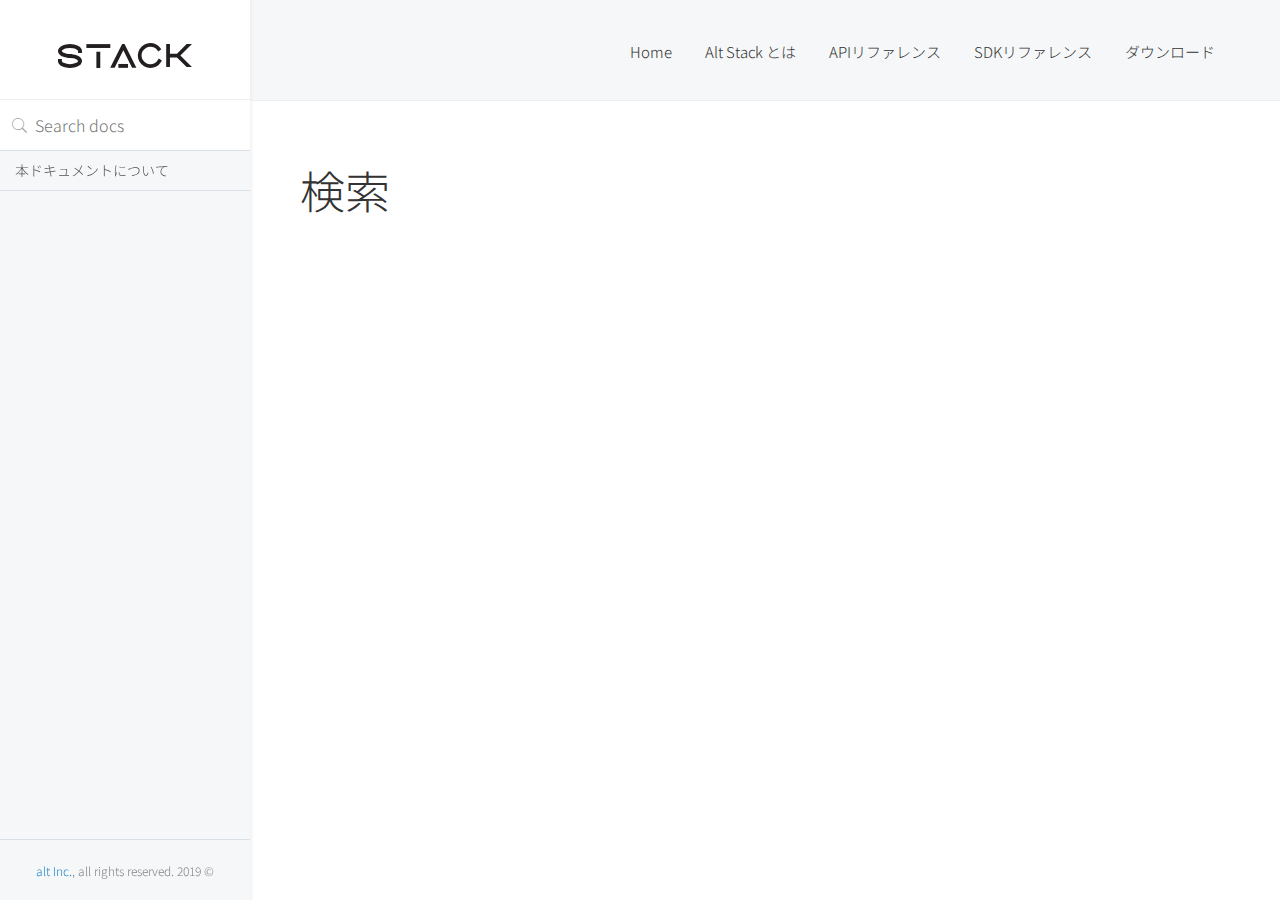
<file: APIdoc/search.html>
<!DOCTYPE html>
<html lang="en">

<head>
	<!-- Page title -->
	<title>STACK - API doc</title>
	<!-- Page description -->
	<meta name="description" content="">
	<!-- Meta -->
	<meta charset="UTF-8">
	<meta http-equiv="X-UA-Compatible" content="IE=edge">
	<meta name="viewport" content="width=device-width, initial-scale=1">
	<!-- Favicon  -->
	<link rel="icon" type="image/png" href="../img/favicons/favicon-16x16.png" sizes="16x16">
	<link rel="icon" type="image/png" href="../img/favicons/favicon-32x32.png" sizes="32x32">
	<link rel="icon" type="image/png" href="../img/favicons/favicon-96x96.png" sizes="96x96">
	<link rel="apple-touch-icon" sizes="57x57" href="../img/favicons/apple-touch-icon-57x57.png">
	<link rel="apple-touch-icon" sizes="60x60" href="../img/favicons/apple-touch-icon-60x60.png">
	<link rel="apple-touch-icon" sizes="72x72" href="../img/favicons/apple-touch-icon-72x72.png">
	<link rel="apple-touch-icon" sizes="76x76" href="../img/favicons/apple-touch-icon-76x76.png">
	<link rel="apple-touch-icon" sizes="114x114" href="../img/favicons/apple-touch-icon-114x114.png">
	<link rel="apple-touch-icon" sizes="120x120" href="../img/favicons/apple-touch-icon-120x120.png">
	<link rel="apple-touch-icon" sizes="144x144" href="../img/favicons/apple-touch-icon-144x144.png">
	<link rel="apple-touch-icon" sizes="152x152" href="../img/favicons/apple-touch-icon-152x152.png">
	<link rel="apple-touch-icon" sizes="180x180" href="../img/favicons/apple-touch-icon-180x180.png">
	<!-- Include StyleSheets -->
	<link rel="stylesheet" href="_static/css/style.min.css">
	<link rel="stylesheet" href="_static/css/custom.css">
  <link rel="stylesheet" href="https://fonts.googleapis.com/css?family=Noto+Sans+JP:300,400,500,700,900&subset=japanese">
	<script src="../js/modernizr.js"></script>
  
  <script type="text/javascript" id="documentation_options" data-url_root="./" src="_static/documentation_options.js"></script>
  <script type="text/javascript" src="_static/jquery.js"></script>
  <script type="text/javascript" src="_static/underscore.js"></script>
  <script type="text/javascript" src="_static/doctools.js"></script>
  <script type="text/javascript" src="_static/language_data.js"></script>
  <script type="text/javascript" src="_static/translations.js"></script>
  <script type="text/javascript" src="_static/searchtools.js"></script>
  <link rel="stylesheet" href="_static/pygments.css" type="text/css" />
  <link rel="index" title="索引" href="genindex.html" />
  <link rel="search" title="検索" href="#" />
</head>

<body class="">
	<!--[if lt IE 8]>
	    <p class="browserupgrade">You are using an <strong>outdated</strong> browser. Please <a href="http://browsehappy.com/">upgrade your browser</a> to improve your experience.</p>
	<![endif]-->
	<!-- Preloader: uncomment this if you want to show a smooth preloader while the page is loading. Don't forget to add the 'js-preload-me' class on the <body> tag. -->
	<!-- <div class="preloader js-preloader"><div class="preloader-animation"></div></div>
 -->
	<!-- End of Preloader -->
	<div class="page js-page ">
		<!-- One Page Sidebar -->
		<div class="one-page-sidebar">
			<!-- One Page Sidebar Header -->
			<div class="one-page-sidebar-header">
				<!-- One Page Logo -->
				<div class="one-page-logo">
					<!-- Logo Image -->
					<a href="index.html" class="logo-image ">
						<img src="../img/logos/logo.svg" alt="STACK">
					</a>
					<!-- End of Logo Image -->
				</div>
				<!-- End of One Page Logo -->
        <div role="search" class="one-page-search">
          <form id="rtd-search-form" class="wy-form" action="search.html" method="get">
            <input type="text" name="q" placeholder="Search docs" />
            <input type="hidden" name="check_keywords" value="yes" />
            <input type="hidden" name="area" value="default" />
          </form>
        </div>
			</div>
			<!-- End of One Page Sidebar Header -->
			<!-- One Page Nav -->
			<div class="one-page-nav-wrapper js-custom-scrollbar">
				<ul class="one-page-nav js-one-page-nav js-menu-vertical" data-prepend-to=".js-prepend-mobile-menu">
					<li class="">
						<a href="api.html" class="">本ドキュメントについて</a>
          </li>
				</ul>
			</div>
			<!-- End of One Page Nav -->
			<!-- One Page Sidebar Footer -->
			<footer class="one-page-sidebar-footer">
				<a href="https://alt.ai/" target="_blank">alt Inc.</a>, all rights reserved. 2019 © </footer>
			<!-- End of One Page Sidebar Footer -->
		</div>
		<!-- End of One Page Sidebar -->
		<!-- One Page Content -->
		<div class="one-page-content">
			<!-- Header -->
			<header class="header large header-one-page ">
				<div class="container-fluid container-spaced">
					<div class="row">
						<div class="col-md-3 col-sm-6 col-xs-5">
							<div class="visible-sm-block visible-xs-block">
								<!-- Logo Image -->
								<a href="index.html" class="logo-image">
									<img src="../img/logos/logo.svg" alt="STACK">
								</a>
								<!-- End of Logo Image -->
							</div>
						</div>
						<div class="col-md-9 col-sm-6 col-xs-7">
							<!-- Menu -->
							<nav class="right helper">
                <ul class="menu sf-menu js-menu">
                  <li>
                    <a href="../index.html">Home
                    </a>
                  </li>
                  <li>
                    <a href="../index.html#about">Alt Stack とは</a>
                  </li>
                  <li>
                    <a href="index.html">APIリファレンス</a>
                  </li>
                  <li>
                    <a href="../SDKdoc/index.html">SDKリファレンス</a>
                  </li>
                  <li>
                    <a href="#">ダウンロード</a>
                  </li>
                </ul>
              </nav>
							<!-- End of Menu -->
						</div>
					</div>
				</div>
			</header>
			<!-- End of Header -->
			<div id="content">
				<div class="container-fluid container-spaced">
					<div class="row">
						<div class="col-md-12">
							<div class="js-prepend-mobile-menu">
								<!-- The mobile menu will be prepended here -->
							</div>
							<!-- Category Info -->
							<div class="category-info helper pt0">
								<h3 class="category-title">検索</h3>
                <noscript>
                  <div id="fallback" class="note js-note ">
                    <p class="category-content">Please activate JavaScript to enable the search functionality.</p>
                  </div>
                </noscript>
                <div class="search-results">
                
                </div>
							</div>
							<!-- End of Caregory Info -->
							
						</div>
					</div>
				</div>
			</div>
		</div>
		<!-- End of One Page Content -->
	</div>
	<script src="../js/all.js"></script>
	<script src="../js/custom.js"></script>
  <script type="text/javascript">
    jQuery(function() { Search.loadIndex("searchindex.js"); });
  </script>
  <script type="text/javascript" id="searchindexloader"></script>
	<!-- Google Analytics: change UA-XXXXX-X to be your site's ID. -->
	<!-- 
    <script>
        (function(b,o,i,l,e,r){b.GoogleAnalyticsObject=l;b[l]||(b[l]=
        function(){(b[l].q=b[l].q||[]).push(arguments)});b[l].l=+new Date;
        e=o.createElement(i);r=o.getElementsByTagName(i)[0];
        e.src='//www.google-analytics.com/analytics.js';
        r.parentNode.insertBefore(e,r)}(window,document,'script','ga'));
        ga('create','UA-XXXXX-X','auto');ga('send','pageview');
    </script>
     -->
</body>

</html>
</file>
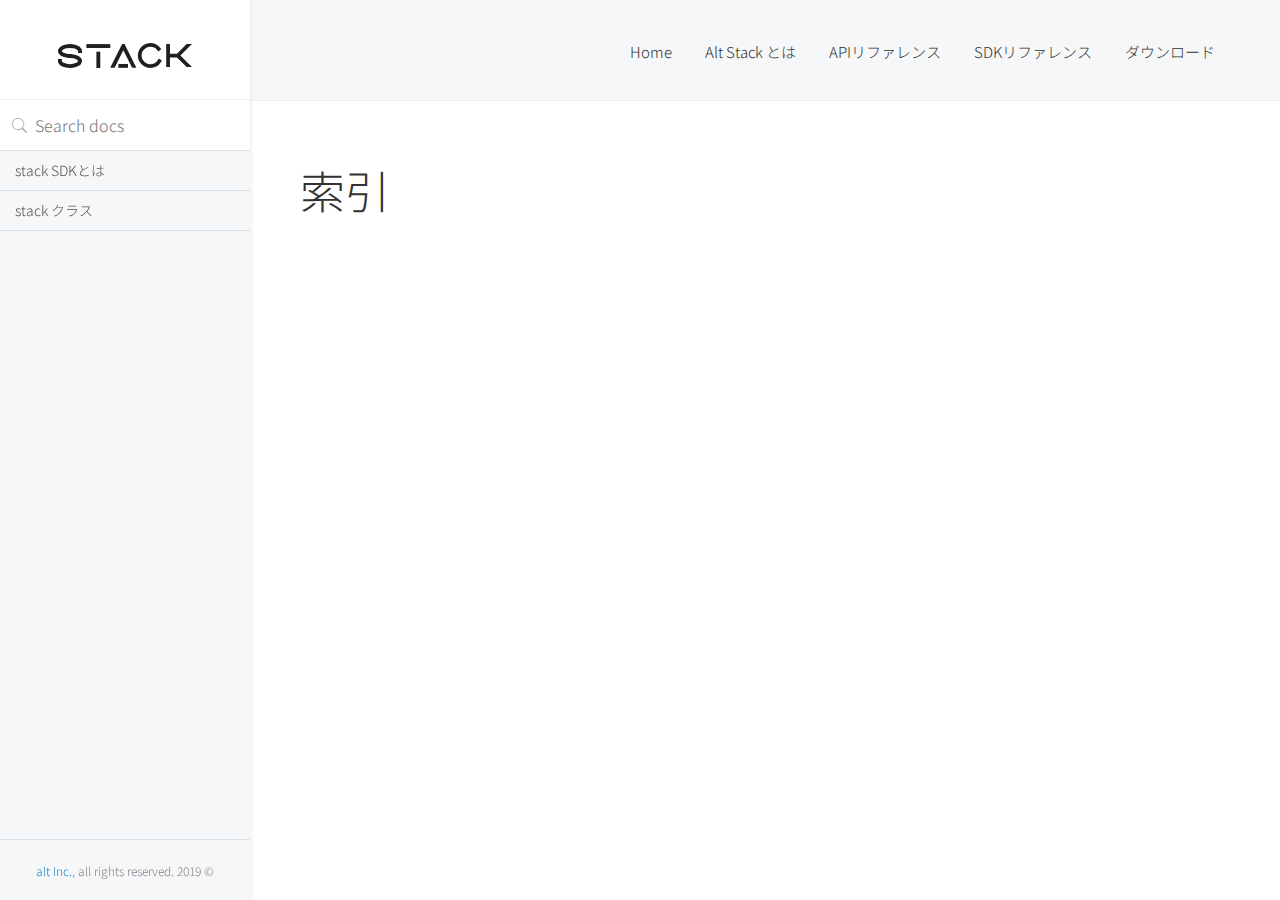
<file: SDKdoc/genindex.html>
<!DOCTYPE html>
<html lang="en">

<head>
	<!-- Page title -->
	<title>STACK - SDK doc</title>
	<!-- Page description -->
	<meta name="description" content="">
	<!-- Meta -->
	<meta charset="UTF-8">
	<meta http-equiv="X-UA-Compatible" content="IE=edge">
	<meta name="viewport" content="width=device-width, initial-scale=1">
	<!-- Favicon  -->
	<link rel="icon" type="image/png" href="../img/favicons/favicon-16x16.png" sizes="16x16">
	<link rel="icon" type="image/png" href="../img/favicons/favicon-32x32.png" sizes="32x32">
	<link rel="icon" type="image/png" href="../img/favicons/favicon-96x96.png" sizes="96x96">
	<link rel="apple-touch-icon" sizes="57x57" href="../img/favicons/apple-touch-icon-57x57.png">
	<link rel="apple-touch-icon" sizes="60x60" href="../img/favicons/apple-touch-icon-60x60.png">
	<link rel="apple-touch-icon" sizes="72x72" href="../img/favicons/apple-touch-icon-72x72.png">
	<link rel="apple-touch-icon" sizes="76x76" href="../img/favicons/apple-touch-icon-76x76.png">
	<link rel="apple-touch-icon" sizes="114x114" href="../img/favicons/apple-touch-icon-114x114.png">
	<link rel="apple-touch-icon" sizes="120x120" href="../img/favicons/apple-touch-icon-120x120.png">
	<link rel="apple-touch-icon" sizes="144x144" href="../img/favicons/apple-touch-icon-144x144.png">
	<link rel="apple-touch-icon" sizes="152x152" href="../img/favicons/apple-touch-icon-152x152.png">
	<link rel="apple-touch-icon" sizes="180x180" href="../img/favicons/apple-touch-icon-180x180.png">
	<!-- Include StyleSheets -->
	<link rel="stylesheet" href="_static/css/style.min.css">
	<link rel="stylesheet" href="_static/css/custom.css">
  <link rel="stylesheet" href="https://fonts.googleapis.com/css?family=Noto+Sans+JP:300,400,500,700,900&subset=japanese">
	<script src="../js/modernizr.js"></script>
  
  <script type="text/javascript" id="documentation_options" data-url_root="./" src="_static/documentation_options.js"></script>
  <script type="text/javascript" src="_static/jquery.js"></script>
  <script type="text/javascript" src="_static/underscore.js"></script>
  <script type="text/javascript" src="_static/doctools.js"></script>
  <script type="text/javascript" src="_static/language_data.js"></script>
  <script type="text/javascript" src="_static/translations.js"></script>
  <link rel="stylesheet" href="_static/pygments.css" type="text/css" />
  <link rel="index" title="索引" href="#" />
  <link rel="search" title="検索" href="search.html" />
</head>

<body class="">
	<!--[if lt IE 8]>
	    <p class="browserupgrade">You are using an <strong>outdated</strong> browser. Please <a href="http://browsehappy.com/">upgrade your browser</a> to improve your experience.</p>
	<![endif]-->
	<!-- Preloader: uncomment this if you want to show a smooth preloader while the page is loading. Don't forget to add the 'js-preload-me' class on the <body> tag. -->
	<!-- <div class="preloader js-preloader"><div class="preloader-animation"></div></div>
 -->
	<!-- End of Preloader -->
	<div class="page js-page ">
		<!-- One Page Sidebar -->
		<div class="one-page-sidebar">
			<!-- One Page Sidebar Header -->
			<div class="one-page-sidebar-header">
				<!-- One Page Logo -->
				<div class="one-page-logo">
					<!-- Logo Image -->
					<a href="index.html" class="logo-image ">
						<img src="../img/logos/logo.svg" alt="STACK">
					</a>
					<!-- End of Logo Image -->
				</div>
				<!-- End of One Page Logo -->
        <div role="search" class="one-page-search">
          <form id="rtd-search-form" class="wy-form" action="search.html" method="get">
            <input type="text" name="q" placeholder="Search docs" />
            <input type="hidden" name="check_keywords" value="yes" />
            <input type="hidden" name="area" value="default" />
          </form>
        </div>
			</div>
			<!-- End of One Page Sidebar Header -->
			<!-- One Page Nav -->
			<div class="one-page-nav-wrapper js-custom-scrollbar">
				<ul class="one-page-nav js-one-page-nav js-menu-vertical" data-prepend-to=".js-prepend-mobile-menu">
					<li class="">
						<a href="sdk.html" class="">stack SDKとは</a>
          </li>
          <li class="">
						<a href="stack.html" class="">stack クラス</a>
          </li>
				</ul>
			</div>
			<!-- End of One Page Nav -->
			<!-- One Page Sidebar Footer -->
			<footer class="one-page-sidebar-footer">
				<a href="https://alt.ai/" target="_blank">alt Inc.</a>, all rights reserved. 2019 © </footer>
			<!-- End of One Page Sidebar Footer -->
		</div>
		<!-- End of One Page Sidebar -->
		<!-- One Page Content -->
		<div class="one-page-content">
			<!-- Header -->
			<header class="header large header-one-page ">
				<div class="container-fluid container-spaced">
					<div class="row">
						<div class="col-md-3 col-sm-6 col-xs-5">
							<div class="visible-sm-block visible-xs-block">
								<!-- Logo Image -->
								<a href="index.html" class="logo-image">
									<img src="../img/logos/logo.svg" alt="STACK">
								</a>
								<!-- End of Logo Image -->
							</div>
						</div>
						<div class="col-md-9 col-sm-6 col-xs-7">
							<!-- Menu -->
							<nav class="right helper">
                <ul class="menu sf-menu js-menu">
                  <li>
                    <a href="../index.html">Home
                    </a>
                  </li>
                  <li>
                    <a href="../index.html#about">Alt Stack とは</a>
                  </li>
                  <li>
                    <a href="../APIdoc/index.html">APIリファレンス</a>
                  </li>
                  <li>
                    <a href="index.html">SDKリファレンス</a>
                  </li>
                  <li>
                    <a href="#">ダウンロード</a>
                  </li>
                </ul>
              </nav>
							<!-- End of Menu -->
						</div>
					</div>
				</div>
			</header>
			<!-- End of Header -->
			<div id="content">
				<div class="container-fluid container-spaced">
					<div class="row">
						<div class="col-md-12">
							<div class="js-prepend-mobile-menu">
								<!-- The mobile menu will be prepended here -->
							</div>
							<!-- Category Info -->
							<div class="category-info helper pt0">
								<h3 class="category-title">索引</h3>
                <div class="genindex-jumpbox">
                
                </div>
							</div>
							<!-- End of Caregory Info -->
							
						</div>
					</div>
				</div>
			</div>
		</div>
		<!-- End of One Page Content -->
	</div>
	<script src="../js/all.js"></script>
	<script src="../js/custom.js"></script>
	<!-- Google Analytics: change UA-XXXXX-X to be your site's ID. -->
	<!-- 
    <script>
        (function(b,o,i,l,e,r){b.GoogleAnalyticsObject=l;b[l]||(b[l]=
        function(){(b[l].q=b[l].q||[]).push(arguments)});b[l].l=+new Date;
        e=o.createElement(i);r=o.getElementsByTagName(i)[0];
        e.src='//www.google-analytics.com/analytics.js';
        r.parentNode.insertBefore(e,r)}(window,document,'script','ga'));
        ga('create','UA-XXXXX-X','auto');ga('send','pageview');
    </script>
     -->
</body>

</html>
</file>
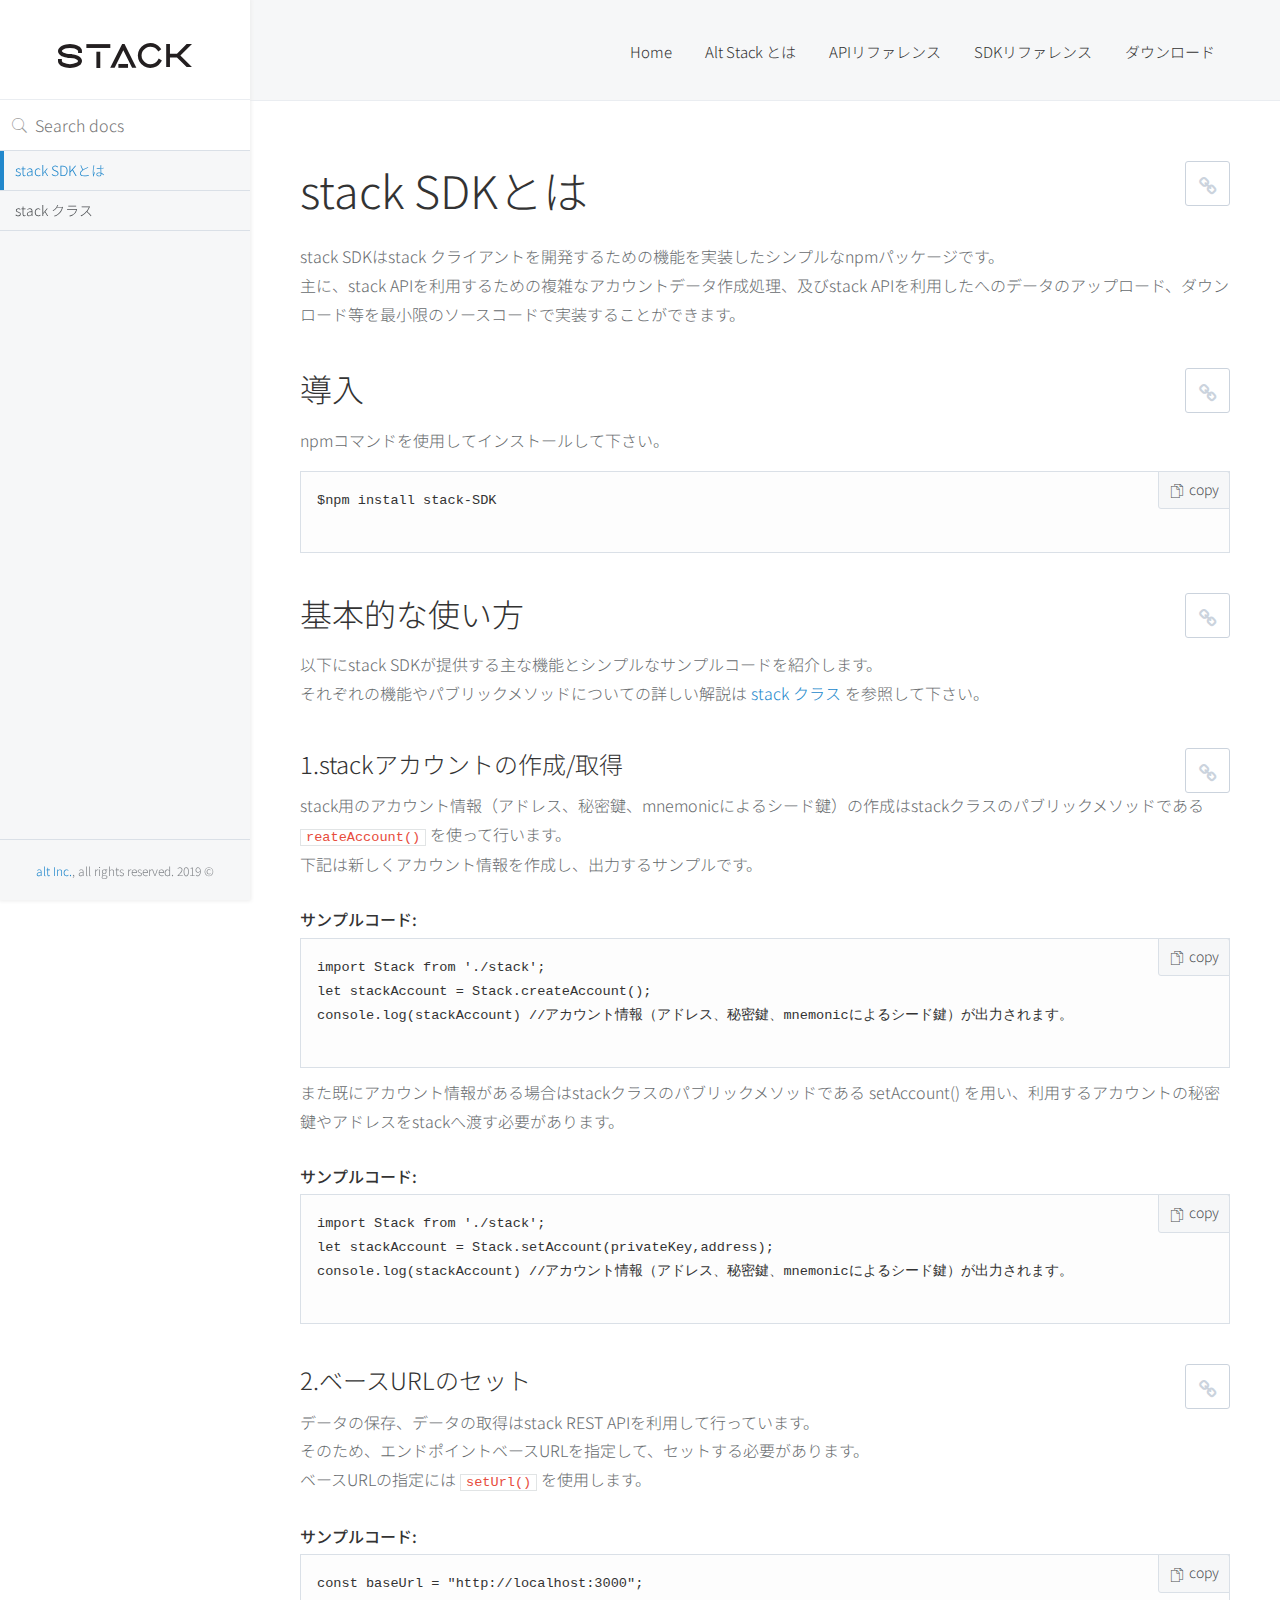
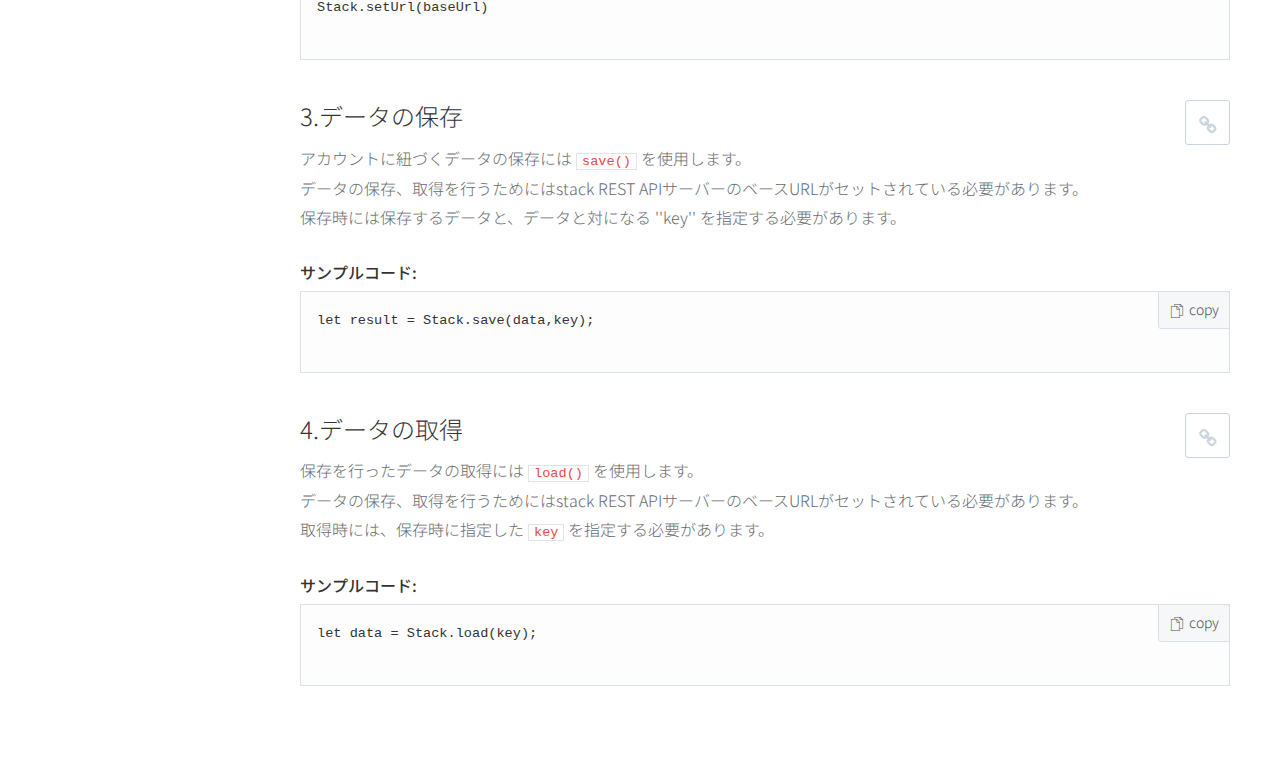
<file: SDKdoc/sdk.html>
<!DOCTYPE html>
<html lang="en">

<head>
	<!-- Page title -->
	<title>STACK - SDK doc</title>
	<!-- Page description -->
	<meta name="description" content="">
	<!-- Meta -->
	<meta charset="UTF-8">
	<meta http-equiv="X-UA-Compatible" content="IE=edge">
	<meta name="viewport" content="width=device-width, initial-scale=1">
	<!-- Favicon  -->
	<link rel="icon" type="image/png" href="../img/favicons/favicon-16x16.png" sizes="16x16">
	<link rel="icon" type="image/png" href="../img/favicons/favicon-32x32.png" sizes="32x32">
	<link rel="icon" type="image/png" href="../img/favicons/favicon-96x96.png" sizes="96x96">
	<link rel="apple-touch-icon" sizes="57x57" href="../img/favicons/apple-touch-icon-57x57.png">
	<link rel="apple-touch-icon" sizes="60x60" href="../img/favicons/apple-touch-icon-60x60.png">
	<link rel="apple-touch-icon" sizes="72x72" href="../img/favicons/apple-touch-icon-72x72.png">
	<link rel="apple-touch-icon" sizes="76x76" href="../img/favicons/apple-touch-icon-76x76.png">
	<link rel="apple-touch-icon" sizes="114x114" href="../img/favicons/apple-touch-icon-114x114.png">
	<link rel="apple-touch-icon" sizes="120x120" href="../img/favicons/apple-touch-icon-120x120.png">
	<link rel="apple-touch-icon" sizes="144x144" href="../img/favicons/apple-touch-icon-144x144.png">
	<link rel="apple-touch-icon" sizes="152x152" href="../img/favicons/apple-touch-icon-152x152.png">
	<link rel="apple-touch-icon" sizes="180x180" href="../img/favicons/apple-touch-icon-180x180.png">
	<!-- Include StyleSheets -->
	<link rel="stylesheet" href="_static/css/style.min.css">
	<link rel="stylesheet" href="_static/css/custom.css">
  <link rel="stylesheet" href="https://fonts.googleapis.com/css?family=Noto+Sans+JP:300,400,500,700,900&subset=japanese">
	<script src="../js/modernizr.js"></script>
  
  <script type="text/javascript" id="documentation_options" data-url_root="./" src="_static/documentation_options.js"></script>
  <script type="text/javascript" src="_static/jquery.js"></script>
  <script type="text/javascript" src="_static/underscore.js"></script>
  <script type="text/javascript" src="_static/doctools.js"></script>
  <script type="text/javascript" src="_static/language_data.js"></script>
  <script type="text/javascript" src="_static/translations.js"></script>
  <link rel="stylesheet" href="_static/pygments.css" type="text/css" />
  <link rel="index" title="索引" href="genindex.html" />
  <link rel="search" title="検索" href="search.html" />
  <link rel="next" title="本ドキュメントについて" href="api.html" /> 
</head>

<body class="">
	<!--[if lt IE 8]>
	    <p class="browserupgrade">You are using an <strong>outdated</strong> browser. Please <a href="http://browsehappy.com/">upgrade your browser</a> to improve your experience.</p>
	<![endif]-->
	<!-- Preloader: uncomment this if you want to show a smooth preloader while the page is loading. Don't forget to add the 'js-preload-me' class on the <body> tag. -->
	<!-- <div class="preloader js-preloader"><div class="preloader-animation"></div></div>
 -->
	<!-- End of Preloader -->
	<div class="page js-page ">
		<!-- One Page Sidebar -->
		<div class="one-page-sidebar">
			<!-- One Page Sidebar Header -->
			<div class="one-page-sidebar-header">
				<!-- One Page Logo -->
				<div class="one-page-logo">
					<!-- Logo Image -->
					<a href="index.html" class="logo-image ">
						<img src="../img/logos/logo.svg" alt="STACK">
					</a>
					<!-- End of Logo Image -->
				</div>
				<!-- End of One Page Logo -->
        <div role="search" class="one-page-search">
          <form id="rtd-search-form" class="wy-form" action="search.html" method="get">
            <input type="text" name="q" placeholder="Search docs" />
            <input type="hidden" name="check_keywords" value="yes" />
            <input type="hidden" name="area" value="default" />
          </form>
        </div>
			</div>
			<!-- End of One Page Sidebar Header -->
			<!-- One Page Nav -->
			<div class="one-page-nav-wrapper js-custom-scrollbar">
				<ul class="one-page-nav js-one-page-nav js-menu-vertical" data-prepend-to=".js-prepend-mobile-menu">
					<li class="is-active">
						<a href="#sdk" class="">stack SDKとは</a>
            <ul>
              <li class="">
                <a href="#introduction" class="">導入</a>
              </li>
              <li>
                <a href="#basic-usage">基本的な使い方</a>
                <ul>
                  <li>
                    <a href="#stack">1.stackアカウントの作成/取得</a>
                  </li>
                  <li>
                    <a href="#url">2.ベースURLのセット</a>
                  </li>
                  <li>
                    <a href="#save">3.データの保存</a>
                  </li>
                  <li>
                    <a href="#get">4.データの取得</a>
                  </li>
                </ul>
              </li>
            </ul>
          </li>
          <li class="">
            <a href="stack.html">stack クラス</a>
          </li>
				</ul>
			</div>
			<!-- End of One Page Nav -->
			<!-- One Page Sidebar Footer -->
			<footer class="one-page-sidebar-footer">
				<a href="https://alt.ai/" target="_blank">alt Inc.</a>, all rights reserved. 2019 © </footer>
			<!-- End of One Page Sidebar Footer -->
		</div>
		<!-- End of One Page Sidebar -->
		<!-- One Page Content -->
		<div class="one-page-content">
			<!-- Header -->
			<header class="header large header-one-page ">
				<div class="container-fluid container-spaced">
					<div class="row">
						<div class="col-md-3 col-sm-6 col-xs-5">
							<div class="visible-sm-block visible-xs-block">
								<!-- Logo Image -->
								<a href="index.html" class="logo-image">
									<img src="../img/logos/logo.svg" alt="STACK">
								</a>
								<!-- End of Logo Image -->
							</div>
						</div>
						<div class="col-md-9 col-sm-6 col-xs-7">
							<!-- Menu -->
							<nav class="right helper">
                <ul class="menu sf-menu js-menu">
                  <li>
                    <a href="../index.html">Home
                    </a>
                  </li>
                  <li>
                    <a href="../index.html#about">Alt Stack とは</a>
                  </li>
                  <li>
                    <a href="../APIdoc/index.html">APIリファレンス</a>
                  </li>
                  <li>
                    <a href="index.html">SDKリファレンス</a>
                  </li>
                  <li>
                    <a href="#">ダウンロード</a>
                  </li>
                </ul>
              </nav>
							<!-- End of Menu -->
						</div>
					</div>
				</div>
			</header>
			<!-- End of Header -->
			<div id="content">
				<div class="container-fluid container-spaced">
					<div class="row">
						<div class="col-md-12">
							<div class="js-prepend-mobile-menu">
								<!-- The mobile menu will be prepended here -->
							</div>
							<!-- Category Info -->
							<div class="category-info helper pt0" id="sdk">
								<h3 class="category-title">stack SDKとは
									<!-- Fragment Identifier -->
									<a class="fragment-identifier js-fragment-identifier fragment-identifier-scroll" href="#sdk">
										<i class="fa fa-link"></i>
									</a>
									<!-- End of Fragment Identifier -->
								</h3>
								<p class="category-content">stack SDKはstack クライアントを開発するための機能を実装したシンプルなnpmパッケージです。<br>
                  主に、stack APIを利用するための複雑なアカウントデータ作成処理、及びstack APIを利用したへのデータのアップロード、ダウンロード等を最小限のソースコードで実装することができます。</p>
								<h4 class="category-title" id="introduction">導入
									<!-- Fragment Identifier -->
									<a class="fragment-identifier js-fragment-identifier fragment-identifier-scroll" href="#introduction">
										<i class="fa fa-link"></i>
									</a>
									<!-- End of Fragment Identifier -->
								</h4>
                <p class="category-content">npmコマンドを使用してインストールして下さい。</p>
                <div class="code-highlight " data-label="">
                  <span class="js-copy-to-clipboard copy-code">copy</span> <pre><code class="language-markup js-code">$npm install stack-SDK
  </code></pre> </div>
                <h4 class="category-title" id="basic-usage">基本的な使い方
									<!-- Fragment Identifier -->
									<a class="fragment-identifier js-fragment-identifier fragment-identifier-scroll" href="#basic-usage">
										<i class="fa fa-link"></i>
									</a>
									<!-- End of Fragment Identifier -->
								</h4>
                <p class="category-content">以下にstack SDKが提供する主な機能とシンプルなサンプルコードを紹介します。<br>
                  それぞれの機能やパブリックメソッドについての詳しい解説は <a href="stack.html">stack クラス</a> を参照して下さい。</p>
                <h5 class="category-title" id="stack">1.stackアカウントの作成/取得
									<!-- Fragment Identifier -->
									<a class="fragment-identifier js-fragment-identifier fragment-identifier-scroll" href="#stack">
										<i class="fa fa-link"></i>
									</a>
									<!-- End of Fragment Identifier -->
								</h5>
                <p class="category-content">stack用のアカウント情報（アドレス、秘密鍵、mnemonicによるシード鍵）の作成はstackクラスのパブリックメソッドである <code class="literal"><span class="pre">reateAccount()</span></code> を使って行います。<br>
                  下記は新しくアカウント情報を作成し、出力するサンプルです。</p>
                <h6>サンプルコード:</h6>
                <div class="code-highlight helper mb10" data-label="">
                  <span class="js-copy-to-clipboard copy-code">copy</span> <pre><code class="language-markup js-code">import Stack from './stack';
let stackAccount = Stack.createAccount();
console.log(stackAccount) //アカウント情報（アドレス、秘密鍵、mnemonicによるシード鍵）が出力されます。
  </code></pre> </div>
                <p class="category-content">また既にアカウント情報がある場合はstackクラスのパブリックメソッドである setAccount() を用い、利用するアカウントの秘密鍵やアドレスをstackへ渡す必要があります。</p>
                <h6>サンプルコード:</h6>
                <div class="code-highlight " data-label="">
                  <span class="js-copy-to-clipboard copy-code">copy</span> <pre><code class="language-markup js-code">import Stack from './stack';
let stackAccount = Stack.setAccount(privateKey,address);
console.log(stackAccount) //アカウント情報（アドレス、秘密鍵、mnemonicによるシード鍵）が出力されます。
  </code></pre> </div>
                
                <h5 class="category-title" id="url">2.ベースURLのセット
									<!-- Fragment Identifier -->
									<a class="fragment-identifier js-fragment-identifier fragment-identifier-scroll" href="#url">
										<i class="fa fa-link"></i>
									</a>
									<!-- End of Fragment Identifier -->
								</h5>
                <p class="category-content">データの保存、データの取得はstack REST APIを利用して行っています。<br>
                  そのため、エンドポイントベースURLを指定して、セットする必要があります。<br>
                  ベースURLの指定には <code class="literal"><span class="pre">setUrl()</span></code> を使用します。</p>
                <h6>サンプルコード:</h6>
                <div class="code-highlight helper mb10" data-label="">
                  <span class="js-copy-to-clipboard copy-code">copy</span> <pre><code class="language-markup js-code">const baseUrl = "http://localhost:3000";
Stack.setUrl(baseUrl)
  </code></pre> </div>
                
                <h5 class="category-title" id="save">3.データの保存
									<!-- Fragment Identifier -->
									<a class="fragment-identifier js-fragment-identifier fragment-identifier-scroll" href="#save">
										<i class="fa fa-link"></i>
									</a>
									<!-- End of Fragment Identifier -->
								</h5>
                <p class="category-content">アカウントに紐づくデータの保存には <code class="literal"><span class="pre">save()</span></code> を使用します。<br>
                  データの保存、取得を行うためにはstack REST APIサーバーのベースURLがセットされている必要があります。<br>
                  保存時には保存するデータと、データと対になる ''key'' を指定する必要があります。</p>
                <h6>サンプルコード:</h6>
                <div class="code-highlight helper mb10" data-label="">
                  <span class="js-copy-to-clipboard copy-code">copy</span> <pre><code class="language-markup js-code">let result = Stack.save(data,key);
  </code></pre> </div>
                
                <h5 class="category-title" id="get">4.データの取得
									<!-- Fragment Identifier -->
									<a class="fragment-identifier js-fragment-identifier fragment-identifier-scroll" href="#get">
										<i class="fa fa-link"></i>
									</a>
									<!-- End of Fragment Identifier -->
								</h5>
                <p class="category-content">保存を行ったデータの取得には <code class="literal"><span class="pre">load()</span></code> を使用します。<br>
                  データの保存、取得を行うためにはstack REST APIサーバーのベースURLがセットされている必要があります。<br>
                  取得時には、保存時に指定した <code class="literal"><span class="pre">key</span></code> を指定する必要があります。</p>
                <h6>サンプルコード:</h6>
                <div class="code-highlight helper mb10" data-label="">
                  <span class="js-copy-to-clipboard copy-code">copy</span> <pre><code class="language-markup js-code">let data = Stack.load(key);
  </code></pre> </div>
                
							</div>
							<!-- End of Caregory Info -->			
							
						</div>
					</div>
				</div>
			</div>
		</div>
		<!-- End of One Page Content -->
	</div>
	<script src="../js/all.js"></script>
	<script src="../js/custom.js"></script>
	<!-- Google Analytics: change UA-XXXXX-X to be your site's ID. -->
	<!-- 
    <script>
        (function(b,o,i,l,e,r){b.GoogleAnalyticsObject=l;b[l]||(b[l]=
        function(){(b[l].q=b[l].q||[]).push(arguments)});b[l].l=+new Date;
        e=o.createElement(i);r=o.getElementsByTagName(i)[0];
        e.src='//www.google-analytics.com/analytics.js';
        r.parentNode.insertBefore(e,r)}(window,document,'script','ga'));
        ga('create','UA-XXXXX-X','auto');ga('send','pageview');
    </script>
     -->
</body>

</html>
</file>
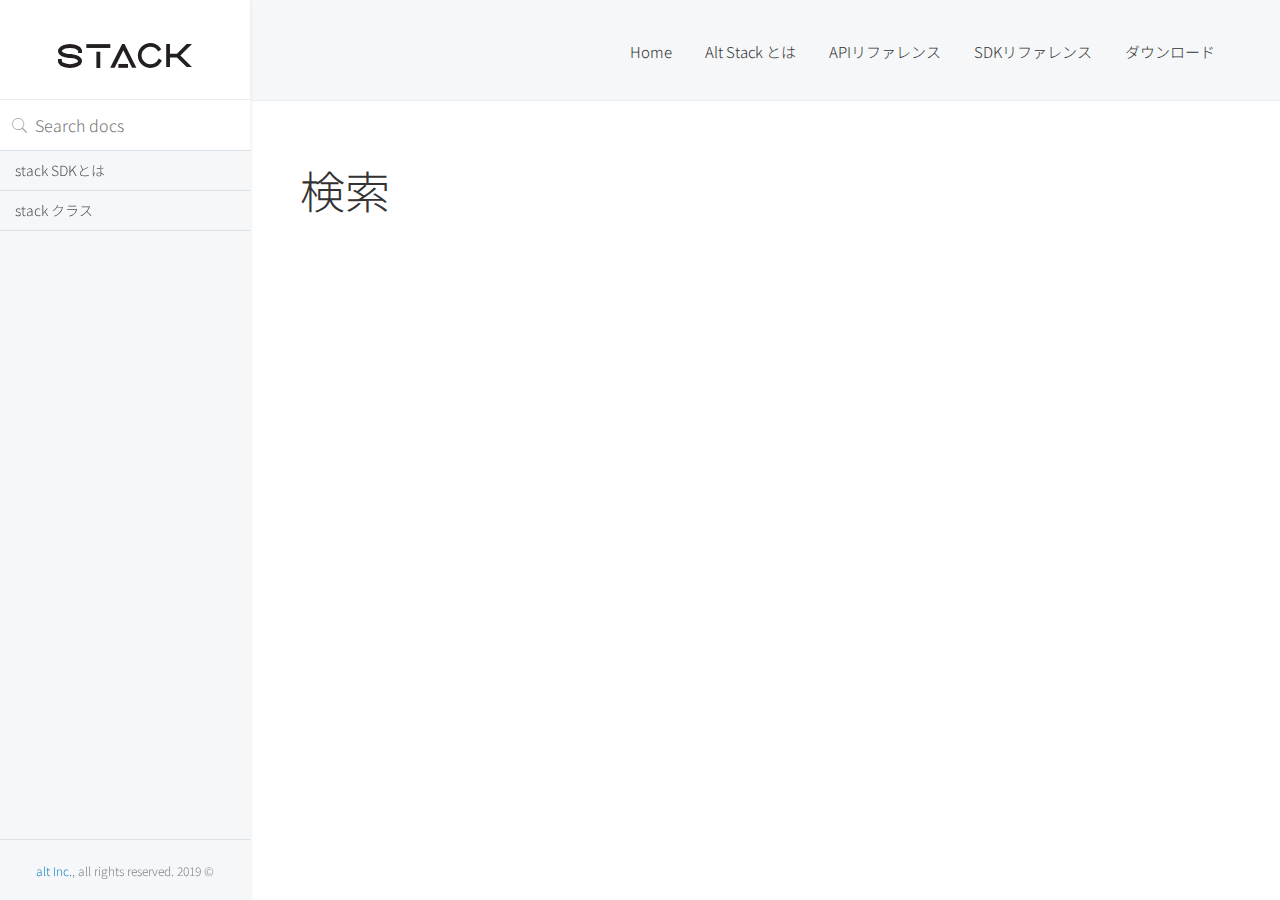
<file: SDKdoc/search.html>
<!DOCTYPE html>
<html lang="en">

<head>
	<!-- Page title -->
	<title>STACK - SDK doc</title>
	<!-- Page description -->
	<meta name="description" content="">
	<!-- Meta -->
	<meta charset="UTF-8">
	<meta http-equiv="X-UA-Compatible" content="IE=edge">
	<meta name="viewport" content="width=device-width, initial-scale=1">
	<!-- Favicon  -->
	<link rel="icon" type="image/png" href="../img/favicons/favicon-16x16.png" sizes="16x16">
	<link rel="icon" type="image/png" href="../img/favicons/favicon-32x32.png" sizes="32x32">
	<link rel="icon" type="image/png" href="../img/favicons/favicon-96x96.png" sizes="96x96">
	<link rel="apple-touch-icon" sizes="57x57" href="../img/favicons/apple-touch-icon-57x57.png">
	<link rel="apple-touch-icon" sizes="60x60" href="../img/favicons/apple-touch-icon-60x60.png">
	<link rel="apple-touch-icon" sizes="72x72" href="../img/favicons/apple-touch-icon-72x72.png">
	<link rel="apple-touch-icon" sizes="76x76" href="../img/favicons/apple-touch-icon-76x76.png">
	<link rel="apple-touch-icon" sizes="114x114" href="../img/favicons/apple-touch-icon-114x114.png">
	<link rel="apple-touch-icon" sizes="120x120" href="../img/favicons/apple-touch-icon-120x120.png">
	<link rel="apple-touch-icon" sizes="144x144" href="../img/favicons/apple-touch-icon-144x144.png">
	<link rel="apple-touch-icon" sizes="152x152" href="../img/favicons/apple-touch-icon-152x152.png">
	<link rel="apple-touch-icon" sizes="180x180" href="../img/favicons/apple-touch-icon-180x180.png">
	<!-- Include StyleSheets -->
	<link rel="stylesheet" href="_static/css/style.min.css">
	<link rel="stylesheet" href="_static/css/custom.css">
  <link rel="stylesheet" href="https://fonts.googleapis.com/css?family=Noto+Sans+JP:300,400,500,700,900&subset=japanese">
	<script src="../js/modernizr.js"></script>
  
  <script type="text/javascript" id="documentation_options" data-url_root="./" src="_static/documentation_options.js"></script>
  <script type="text/javascript" src="_static/jquery.js"></script>
  <script type="text/javascript" src="_static/underscore.js"></script>
  <script type="text/javascript" src="_static/doctools.js"></script>
  <script type="text/javascript" src="_static/language_data.js"></script>
  <script type="text/javascript" src="_static/translations.js"></script>
  <script type="text/javascript" src="_static/searchtools.js"></script>
  <link rel="stylesheet" href="_static/pygments.css" type="text/css" />
  <link rel="index" title="索引" href="genindex.html" />
  <link rel="search" title="検索" href="#" />
</head>

<body class="">
	<!--[if lt IE 8]>
	    <p class="browserupgrade">You are using an <strong>outdated</strong> browser. Please <a href="http://browsehappy.com/">upgrade your browser</a> to improve your experience.</p>
	<![endif]-->
	<!-- Preloader: uncomment this if you want to show a smooth preloader while the page is loading. Don't forget to add the 'js-preload-me' class on the <body> tag. -->
	<!-- <div class="preloader js-preloader"><div class="preloader-animation"></div></div>
 -->
	<!-- End of Preloader -->
	<div class="page js-page ">
		<!-- One Page Sidebar -->
		<div class="one-page-sidebar">
			<!-- One Page Sidebar Header -->
			<div class="one-page-sidebar-header">
				<!-- One Page Logo -->
				<div class="one-page-logo">
					<!-- Logo Image -->
					<a href="index.html" class="logo-image ">
						<img src="../img/logos/logo.svg" alt="STACK">
					</a>
					<!-- End of Logo Image -->
				</div>
				<!-- End of One Page Logo -->
        <div role="search" class="one-page-search">
          <form id="rtd-search-form" class="wy-form" action="search.html" method="get">
            <input type="text" name="q" placeholder="Search docs" />
            <input type="hidden" name="check_keywords" value="yes" />
            <input type="hidden" name="area" value="default" />
          </form>
        </div>
			</div>
			<!-- End of One Page Sidebar Header -->
			<!-- One Page Nav -->
			<div class="one-page-nav-wrapper js-custom-scrollbar">
				<ul class="one-page-nav js-one-page-nav js-menu-vertical" data-prepend-to=".js-prepend-mobile-menu">
					<li class="">
						<a href="sdk.html" class="">stack SDKとは</a>
          </li>
          <li class="">
						<a href="stack.html" class="">stack クラス</a>
          </li>
				</ul>
			</div>
			<!-- End of One Page Nav -->
			<!-- One Page Sidebar Footer -->
			<footer class="one-page-sidebar-footer">
				<a href="https://alt.ai/" target="_blank">alt Inc.</a>, all rights reserved. 2019 © </footer>
			<!-- End of One Page Sidebar Footer -->
		</div>
		<!-- End of One Page Sidebar -->
		<!-- One Page Content -->
		<div class="one-page-content">
			<!-- Header -->
			<header class="header large header-one-page ">
				<div class="container-fluid container-spaced">
					<div class="row">
						<div class="col-md-3 col-sm-6 col-xs-5">
							<div class="visible-sm-block visible-xs-block">
								<!-- Logo Image -->
								<a href="index.html" class="logo-image">
									<img src="../img/logos/logo.svg" alt="STACK">
								</a>
								<!-- End of Logo Image -->
							</div>
						</div>
						<div class="col-md-9 col-sm-6 col-xs-7">
							<!-- Menu -->
							<nav class="right helper">
                <ul class="menu sf-menu js-menu">
                  <li>
                    <a href="../index.html">Home
                    </a>
                  </li>
                  <li>
                    <a href="../index.html#about">Alt Stack とは</a>
                  </li>
                  <li>
                    <a href="../APIdoc/index.html">APIリファレンス</a>
                  </li>
                  <li>
                    <a href="index.html">SDKリファレンス</a>
                  </li>
                  <li>
                    <a href="#">ダウンロード</a>
                  </li>
                </ul>
              </nav>
							<!-- End of Menu -->
						</div>
					</div>
				</div>
			</header>
			<!-- End of Header -->
			<div id="content">
				<div class="container-fluid container-spaced">
					<div class="row">
						<div class="col-md-12">
							<div class="js-prepend-mobile-menu">
								<!-- The mobile menu will be prepended here -->
							</div>
							<!-- Category Info -->
							<div class="category-info helper pt0">
								<h3 class="category-title">検索</h3>
                <noscript>
                  <div id="fallback" class="note js-note ">
                    <p class="category-content">Please activate JavaScript to enable the search functionality.</p>
                  </div>
                </noscript>
                <div class="search-results">
                
                </div>
							</div>
							<!-- End of Caregory Info -->
							
						</div>
					</div>
				</div>
			</div>
		</div>
		<!-- End of One Page Content -->
	</div>
	<script src="../js/all.js"></script>
	<script src="../js/custom.js"></script>
  <script type="text/javascript">
    jQuery(function() { Search.loadIndex("searchindex.js"); });
  </script>
  <script type="text/javascript" id="searchindexloader"></script>
	<!-- Google Analytics: change UA-XXXXX-X to be your site's ID. -->
	<!-- 
    <script>
        (function(b,o,i,l,e,r){b.GoogleAnalyticsObject=l;b[l]||(b[l]=
        function(){(b[l].q=b[l].q||[]).push(arguments)});b[l].l=+new Date;
        e=o.createElement(i);r=o.getElementsByTagName(i)[0];
        e.src='//www.google-analytics.com/analytics.js';
        r.parentNode.insertBefore(e,r)}(window,document,'script','ga'));
        ga('create','UA-XXXXX-X','auto');ga('send','pageview');
    </script>
     -->
</body>

</html>
</file>
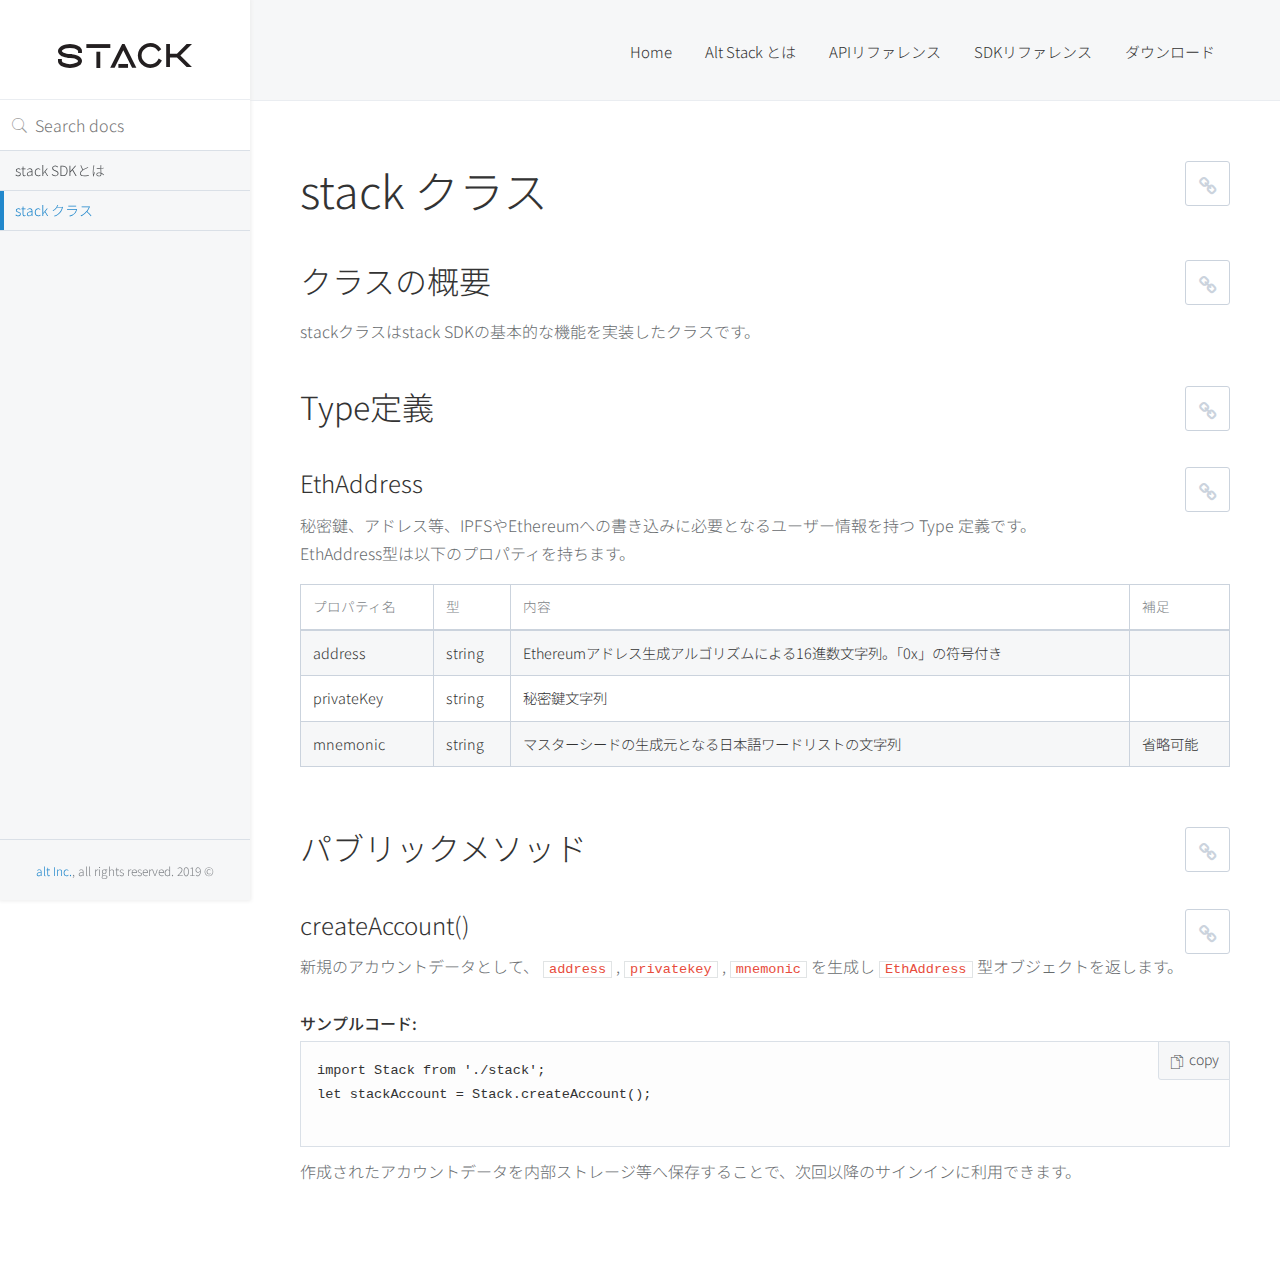
<file: SDKdoc/stack.html>
<!DOCTYPE html>
<html lang="en">

<head>
	<!-- Page title -->
	<title>STACK - SDK doc</title>
	<!-- Page description -->
	<meta name="description" content="">
	<!-- Meta -->
	<meta charset="UTF-8">
	<meta http-equiv="X-UA-Compatible" content="IE=edge">
	<meta name="viewport" content="width=device-width, initial-scale=1">
	<!-- Favicon  -->
	<link rel="icon" type="image/png" href="../img/favicons/favicon-16x16.png" sizes="16x16">
	<link rel="icon" type="image/png" href="../img/favicons/favicon-32x32.png" sizes="32x32">
	<link rel="icon" type="image/png" href="../img/favicons/favicon-96x96.png" sizes="96x96">
	<link rel="apple-touch-icon" sizes="57x57" href="../img/favicons/apple-touch-icon-57x57.png">
	<link rel="apple-touch-icon" sizes="60x60" href="../img/favicons/apple-touch-icon-60x60.png">
	<link rel="apple-touch-icon" sizes="72x72" href="../img/favicons/apple-touch-icon-72x72.png">
	<link rel="apple-touch-icon" sizes="76x76" href="../img/favicons/apple-touch-icon-76x76.png">
	<link rel="apple-touch-icon" sizes="114x114" href="../img/favicons/apple-touch-icon-114x114.png">
	<link rel="apple-touch-icon" sizes="120x120" href="../img/favicons/apple-touch-icon-120x120.png">
	<link rel="apple-touch-icon" sizes="144x144" href="../img/favicons/apple-touch-icon-144x144.png">
	<link rel="apple-touch-icon" sizes="152x152" href="../img/favicons/apple-touch-icon-152x152.png">
	<link rel="apple-touch-icon" sizes="180x180" href="../img/favicons/apple-touch-icon-180x180.png">
	<!-- Include StyleSheets -->
	<link rel="stylesheet" href="_static/css/style.min.css">
	<link rel="stylesheet" href="_static/css/custom.css">
  <link rel="stylesheet" href="https://fonts.googleapis.com/css?family=Noto+Sans+JP:300,400,500,700,900&subset=japanese">
	<script src="../js/modernizr.js"></script>
  
  <script type="text/javascript" id="documentation_options" data-url_root="./" src="_static/documentation_options.js"></script>
  <script type="text/javascript" src="_static/jquery.js"></script>
  <script type="text/javascript" src="_static/underscore.js"></script>
  <script type="text/javascript" src="_static/doctools.js"></script>
  <script type="text/javascript" src="_static/language_data.js"></script>
  <script type="text/javascript" src="_static/translations.js"></script>
  <link rel="stylesheet" href="_static/pygments.css" type="text/css" />
  <link rel="index" title="索引" href="genindex.html" />
  <link rel="search" title="検索" href="search.html" />
  <link rel="next" title="本ドキュメントについて" href="api.html" /> 
</head>

<body class="">
	<!--[if lt IE 8]>
	    <p class="browserupgrade">You are using an <strong>outdated</strong> browser. Please <a href="http://browsehappy.com/">upgrade your browser</a> to improve your experience.</p>
	<![endif]-->
	<!-- Preloader: uncomment this if you want to show a smooth preloader while the page is loading. Don't forget to add the 'js-preload-me' class on the <body> tag. -->
	<!-- <div class="preloader js-preloader"><div class="preloader-animation"></div></div>
 -->
	<!-- End of Preloader -->
	<div class="page js-page ">
		<!-- One Page Sidebar -->
		<div class="one-page-sidebar">
			<!-- One Page Sidebar Header -->
			<div class="one-page-sidebar-header">
				<!-- One Page Logo -->
				<div class="one-page-logo">
					<!-- Logo Image -->
					<a href="index.html" class="logo-image ">
						<img src="../img/logos/logo.svg" alt="STACK">
					</a>
					<!-- End of Logo Image -->
				</div>
				<!-- End of One Page Logo -->
        <div role="search" class="one-page-search">
          <form id="rtd-search-form" class="wy-form" action="search.html" method="get">
            <input type="text" name="q" placeholder="Search docs" />
            <input type="hidden" name="check_keywords" value="yes" />
            <input type="hidden" name="area" value="default" />
          </form>
        </div>
			</div>
			<!-- End of One Page Sidebar Header -->
			<!-- One Page Nav -->
			<div class="one-page-nav-wrapper js-custom-scrollbar">
				<ul class="one-page-nav js-one-page-nav js-menu-vertical" data-prepend-to=".js-prepend-mobile-menu">
					<li class="">
						<a href="sdk.html" class="">stack SDKとは</a>
          </li>
          <li class="is-active">
            <a href="#stack" class="">stack クラス</a>
            <ul>
              <li class="">
                <a href="#class" class="">クラスの概要</a>
              </li>
              <li>
                <a href="#type-definition">Type定義</a>
                <ul>
                  <li>
                    <a href="#ethaddress">EthAddress</a>
                  </li>
                </ul>
              </li>
              <li>
                <a href="#public-method">パブリックメソッド</a>
                <ul>
                  <li>
                    <a href="#createaccount">createAccount()</a>
                  </li>
                </ul>
              </li>
            </ul>
          </li>
				</ul>
			</div>
			<!-- End of One Page Nav -->
			<!-- One Page Sidebar Footer -->
			<footer class="one-page-sidebar-footer">
				<a href="https://alt.ai/" target="_blank">alt Inc.</a>, all rights reserved. 2019 © </footer>
			<!-- End of One Page Sidebar Footer -->
		</div>
		<!-- End of One Page Sidebar -->
		<!-- One Page Content -->
		<div class="one-page-content">
			<!-- Header -->
			<header class="header large header-one-page ">
				<div class="container-fluid container-spaced">
					<div class="row">
						<div class="col-md-3 col-sm-6 col-xs-5">
							<div class="visible-sm-block visible-xs-block">
								<!-- Logo Image -->
								<a href="index.html" class="logo-image">
									<img src="../img/logos/logo.svg" alt="STACK">
								</a>
								<!-- End of Logo Image -->
							</div>
						</div>
						<div class="col-md-9 col-sm-6 col-xs-7">
							<!-- Menu -->
							<nav class="right helper">
                <ul class="menu sf-menu js-menu">
                  <li>
                    <a href="../index.html">Home
                    </a>
                  </li>
                  <li>
                    <a href="../index.html#about">Alt Stack とは</a>
                  </li>
                  <li>
                    <a href="../APIdoc/index.html">APIリファレンス</a>
                  </li>
                  <li>
                    <a href="index.html">SDKリファレンス</a>
                  </li>
                  <li>
                    <a href="#">ダウンロード</a>
                  </li>
                </ul>
              </nav>
							<!-- End of Menu -->
						</div>
					</div>
				</div>
			</header>
			<!-- End of Header -->
			<div id="content">
				<div class="container-fluid container-spaced">
					<div class="row">
						<div class="col-md-12">
							<div class="js-prepend-mobile-menu">
								<!-- The mobile menu will be prepended here -->
							</div>
							<!-- Category Info -->
							<div class="category-info helper pt0" id="stack">
								<h3 class="category-title">stack クラス
									<!-- Fragment Identifier -->
									<a class="fragment-identifier js-fragment-identifier fragment-identifier-scroll" href="#stack">
										<i class="fa fa-link"></i>
									</a>
									<!-- End of Fragment Identifier -->
								</h3>
                <h4 class="category-title" id="class">クラスの概要
									<!-- Fragment Identifier -->
									<a class="fragment-identifier js-fragment-identifier fragment-identifier-scroll" href="#class">
										<i class="fa fa-link"></i>
									</a>
									<!-- End of Fragment Identifier -->
								</h4>
								<p class="category-content">stackクラスはstack SDKの基本的な機能を実装したクラスです。</p>
								<h4 class="category-title" id="type-definition">Type定義
									<!-- Fragment Identifier -->
									<a class="fragment-identifier js-fragment-identifier fragment-identifier-scroll" href="#type-definition">
										<i class="fa fa-link"></i>
									</a>
									<!-- End of Fragment Identifier -->
								</h4>
                <h5 class="category-title" id="ethaddress">EthAddress
									<!-- Fragment Identifier -->
									<a class="fragment-identifier js-fragment-identifier fragment-identifier-scroll" href="#ethaddress">
										<i class="fa fa-link"></i>
									</a>
									<!-- End of Fragment Identifier -->
								</h5>
                <p class="category-content">秘密鍵、アドレス等、IPFSやEthereumへの書き込みに必要となるユーザー情報を持つ Type 定義です。<br>
                  EthAddress型は以下のプロパティを持ちます。</p>
                <!-- Table -->
                <div class="table-responsive">
                  <table class="table table-striped table-bordered">
                    <thead>
                      <tr>
                        <th>プロパティ名</th>
                        <th>型</th>
                        <th>内容</th>
                        <th>補足</th>
                      </tr>
                    </thead>
                    <tbody>
                      <tr class="">
                        <th scope="row">address</th>
                        <td>string</td>
                        <td>Ethereumアドレス生成アルゴリズムによる16進数文字列。「0x」の符号付き</td>
                        <td></td>
                      </tr>
                      <tr class="">
                        <th scope="row">privateKey</th>
                        <td>string</td>
                        <td>秘密鍵文字列</td>
                        <td></td>
                      </tr>
                      <tr class="">
                        <th scope="row">mnemonic</th>
                        <td>string</td>
                        <td>マスターシードの生成元となる日本語ワードリストの文字列</td>
                        <td>省略可能</td>
                      </tr>
                    </tbody>
                  </table>
                </div>
                <!-- End of Table -->
                
                <h4 class="category-title" id="public-method">パブリックメソッド
									<!-- Fragment Identifier -->
									<a class="fragment-identifier js-fragment-identifier fragment-identifier-scroll" href="#public-method">
										<i class="fa fa-link"></i>
									</a>
									<!-- End of Fragment Identifier -->
								</h4>
                <h5 class="category-title" id="createaccount">createAccount()
									<!-- Fragment Identifier -->
									<a class="fragment-identifier js-fragment-identifier fragment-identifier-scroll" href="#createaccount">
										<i class="fa fa-link"></i>
									</a>
									<!-- End of Fragment Identifier -->
								</h5>
                <p class="category-content">新規のアカウントデータとして、 <code class="literal"><span class="pre">address</span></code> , <code class="literal"><span class="pre">privatekey</span></code> , <code class="literal"><span class="pre">mnemonic</span></code> を生成し <code class="literal"><span class="pre">EthAddress</span></code> 型オブジェクトを返します。</p>
                <h6>サンプルコード:</h6>
                <div class="code-highlight helper mb10" data-label="">
                  <span class="js-copy-to-clipboard copy-code">copy</span> <pre><code class="language-markup js-code">import Stack from './stack';
let stackAccount = Stack.createAccount();
  </code></pre> </div>
                <p class="category-content">作成されたアカウントデータを内部ストレージ等へ保存することで、次回以降のサインインに利用できます。</p>
                
							</div>
							<!-- End of Caregory Info -->			
							
						</div>
					</div>
				</div>
			</div>
		</div>
		<!-- End of One Page Content -->
	</div>
	<script src="../js/all.js"></script>
	<script src="../js/custom.js"></script>
	<!-- Google Analytics: change UA-XXXXX-X to be your site's ID. -->
	<!-- 
    <script>
        (function(b,o,i,l,e,r){b.GoogleAnalyticsObject=l;b[l]||(b[l]=
        function(){(b[l].q=b[l].q||[]).push(arguments)});b[l].l=+new Date;
        e=o.createElement(i);r=o.getElementsByTagName(i)[0];
        e.src='//www.google-analytics.com/analytics.js';
        r.parentNode.insertBefore(e,r)}(window,document,'script','ga'));
        ga('create','UA-XXXXX-X','auto');ga('send','pageview');
    </script>
     -->
</body>

</html>
</file>
<file: APIdoc/_static/css/custom.css>
/* CSS Document for STACK docs */

body {
  font-family: 'Noto Sans JP', sans-serif;
  font-weight: 300;
}

h1, h2, h3, h4, h5, h6 {
  font-family: 'Noto Sans JP', sans-serif;
  font-weight: 300;
  line-height: 130%;
}

img {
  max-width: 100%;
}


.one-page-logo .logo-image img {
  height: 25px;
}

.one-page-search {
  border-top: 1px solid #eaedf1;
  position: relative;
}
.one-page-search:after {
  color: #999;
  content: "\e618";
  font-family: 'Pe-icon-7-stroke';
  font-size: 1.2em;
  left: 10px;
  position: absolute;
  top: 18px;
}
.one-page-search input[type=text] {
  border: 0;
  box-sizing: border-box;
  height: 50px;
  padding: 15px 10px 15px 35px;
  width: 100%;
}

.one-page-nav ul li ul li a {
  font-size: 0.8em;
  padding: 7px 15px 7px 45px;
}
.one-page-nav ul li ul li ul li a {
  font-size: 0.8em;
  padding: 7px 15px 7px 60px;
}

.category-info h4.category-title {
  font-size: 2em;
  margin-top: 40px;
}
.category-info h5.category-title {
  font-size: 1.5em;
  margin-top: 40px;
}
.category-info h6 {
  font-size: 1em;
  font-weight: 500;
  margin-top: 30px;
}

.category-info .table > thead > tr > th {
  color: #808488;
  font-size: 0.85em;
  white-space: nowrap;
}
.category-info .table > tbody > tr > th, 
.category-info .table > tbody > tr > td {
  font-size: 0.9em;
}

.category-info code {
  font-size: 0.85em;
}
</file>
<file: APIdoc/_static/pygments.css>
.highlight .hll { background-color: #ffffcc }
.highlight  { background: #eeffcc; }
.highlight .c { color: #408090; font-style: italic } /* Comment */
.highlight .err { border: 1px solid #FF0000 } /* Error */
.highlight .k { color: #007020; font-weight: bold } /* Keyword */
.highlight .o { color: #666666 } /* Operator */
.highlight .ch { color: #408090; font-style: italic } /* Comment.Hashbang */
.highlight .cm { color: #408090; font-style: italic } /* Comment.Multiline */
.highlight .cp { color: #007020 } /* Comment.Preproc */
.highlight .cpf { color: #408090; font-style: italic } /* Comment.PreprocFile */
.highlight .c1 { color: #408090; font-style: italic } /* Comment.Single */
.highlight .cs { color: #408090; background-color: #fff0f0 } /* Comment.Special */
.highlight .gd { color: #A00000 } /* Generic.Deleted */
.highlight .ge { font-style: italic } /* Generic.Emph */
.highlight .gr { color: #FF0000 } /* Generic.Error */
.highlight .gh { color: #000080; font-weight: bold } /* Generic.Heading */
.highlight .gi { color: #00A000 } /* Generic.Inserted */
.highlight .go { color: #333333 } /* Generic.Output */
.highlight .gp { color: #c65d09; font-weight: bold } /* Generic.Prompt */
.highlight .gs { font-weight: bold } /* Generic.Strong */
.highlight .gu { color: #800080; font-weight: bold } /* Generic.Subheading */
.highlight .gt { color: #0044DD } /* Generic.Traceback */
.highlight .kc { color: #007020; font-weight: bold } /* Keyword.Constant */
.highlight .kd { color: #007020; font-weight: bold } /* Keyword.Declaration */
.highlight .kn { color: #007020; font-weight: bold } /* Keyword.Namespace */
.highlight .kp { color: #007020 } /* Keyword.Pseudo */
.highlight .kr { color: #007020; font-weight: bold } /* Keyword.Reserved */
.highlight .kt { color: #902000 } /* Keyword.Type */
.highlight .m { color: #208050 } /* Literal.Number */
.highlight .s { color: #4070a0 } /* Literal.String */
.highlight .na { color: #4070a0 } /* Name.Attribute */
.highlight .nb { color: #007020 } /* Name.Builtin */
.highlight .nc { color: #0e84b5; font-weight: bold } /* Name.Class */
.highlight .no { color: #60add5 } /* Name.Constant */
.highlight .nd { color: #555555; font-weight: bold } /* Name.Decorator */
.highlight .ni { color: #d55537; font-weight: bold } /* Name.Entity */
.highlight .ne { color: #007020 } /* Name.Exception */
.highlight .nf { color: #06287e } /* Name.Function */
.highlight .nl { color: #002070; font-weight: bold } /* Name.Label */
.highlight .nn { color: #0e84b5; font-weight: bold } /* Name.Namespace */
.highlight .nt { color: #062873; font-weight: bold } /* Name.Tag */
.highlight .nv { color: #bb60d5 } /* Name.Variable */
.highlight .ow { color: #007020; font-weight: bold } /* Operator.Word */
.highlight .w { color: #bbbbbb } /* Text.Whitespace */
.highlight .mb { color: #208050 } /* Literal.Number.Bin */
.highlight .mf { color: #208050 } /* Literal.Number.Float */
.highlight .mh { color: #208050 } /* Literal.Number.Hex */
.highlight .mi { color: #208050 } /* Literal.Number.Integer */
.highlight .mo { color: #208050 } /* Literal.Number.Oct */
.highlight .sa { color: #4070a0 } /* Literal.String.Affix */
.highlight .sb { color: #4070a0 } /* Literal.String.Backtick */
.highlight .sc { color: #4070a0 } /* Literal.String.Char */
.highlight .dl { color: #4070a0 } /* Literal.String.Delimiter */
.highlight .sd { color: #4070a0; font-style: italic } /* Literal.String.Doc */
.highlight .s2 { color: #4070a0 } /* Literal.String.Double */
.highlight .se { color: #4070a0; font-weight: bold } /* Literal.String.Escape */
.highlight .sh { color: #4070a0 } /* Literal.String.Heredoc */
.highlight .si { color: #70a0d0; font-style: italic } /* Literal.String.Interpol */
.highlight .sx { color: #c65d09 } /* Literal.String.Other */
.highlight .sr { color: #235388 } /* Literal.String.Regex */
.highlight .s1 { color: #4070a0 } /* Literal.String.Single */
.highlight .ss { color: #517918 } /* Literal.String.Symbol */
.highlight .bp { color: #007020 } /* Name.Builtin.Pseudo */
.highlight .fm { color: #06287e } /* Name.Function.Magic */
.highlight .vc { color: #bb60d5 } /* Name.Variable.Class */
.highlight .vg { color: #bb60d5 } /* Name.Variable.Global */
.highlight .vi { color: #bb60d5 } /* Name.Variable.Instance */
.highlight .vm { color: #bb60d5 } /* Name.Variable.Magic */
.highlight .il { color: #208050 } /* Literal.Number.Integer.Long */
</file>
<file: SDKdoc/_static/css/custom.css>
/* CSS Document for STACK docs */

body {
  font-family: 'Noto Sans JP', sans-serif;
  font-weight: 300;
}

h1, h2, h3, h4, h5, h6 {
  font-family: 'Noto Sans JP', sans-serif;
  font-weight: 300;
  line-height: 130%;
}

img {
  max-width: 100%;
}


.one-page-logo .logo-image img {
  height: 25px;
}

.one-page-search {
  border-top: 1px solid #eaedf1;
  position: relative;
}
.one-page-search:after {
  color: #999;
  content: "\e618";
  font-family: 'Pe-icon-7-stroke';
  font-size: 1.2em;
  left: 10px;
  position: absolute;
  top: 18px;
}
.one-page-search input[type=text] {
  border: 0;
  box-sizing: border-box;
  height: 50px;
  padding: 15px 10px 15px 35px;
  width: 100%;
}

.one-page-nav ul li ul li a {
  font-size: 0.8em;
  padding: 7px 15px 7px 45px;
}
.one-page-nav ul li ul li ul li a {
  font-size: 0.8em;
  padding: 7px 15px 7px 60px;
}

.category-info h4.category-title {
  font-size: 2em;
  margin-top: 40px;
}
.category-info h5.category-title {
  font-size: 1.5em;
  margin-top: 40px;
}
.category-info h6 {
  font-size: 1em;
  font-weight: 500;
  margin-top: 30px;
}

.category-info .table > thead > tr > th {
  color: #808488;
  font-size: 0.85em;
  white-space: nowrap;
}
.category-info .table > tbody > tr > th, 
.category-info .table > tbody > tr > td {
  font-size: 0.9em;
}

.category-info code {
  font-size: 0.85em;
}

code.literal {
  background: #fff;
  border: solid 1px #e1e4e5;
  color: #e74c3c;
  font-family: SFMono-Regular,Menlo,Monaco,Consolas,"Liberation Mono","Courier New",Courier,monospace;
  font-size: 0.85em;
  white-space: nowrap;
  max-width: 100%;
  overflow-x: auto;
  padding: 0 5px;
  white-space: nowrap;
}
</file>
<file: SDKdoc/_static/pygments.css>
.highlight .hll { background-color: #ffffcc }
.highlight  { background: #eeffcc; }
.highlight .c { color: #408090; font-style: italic } /* Comment */
.highlight .err { border: 1px solid #FF0000 } /* Error */
.highlight .k { color: #007020; font-weight: bold } /* Keyword */
.highlight .o { color: #666666 } /* Operator */
.highlight .ch { color: #408090; font-style: italic } /* Comment.Hashbang */
.highlight .cm { color: #408090; font-style: italic } /* Comment.Multiline */
.highlight .cp { color: #007020 } /* Comment.Preproc */
.highlight .cpf { color: #408090; font-style: italic } /* Comment.PreprocFile */
.highlight .c1 { color: #408090; font-style: italic } /* Comment.Single */
.highlight .cs { color: #408090; background-color: #fff0f0 } /* Comment.Special */
.highlight .gd { color: #A00000 } /* Generic.Deleted */
.highlight .ge { font-style: italic } /* Generic.Emph */
.highlight .gr { color: #FF0000 } /* Generic.Error */
.highlight .gh { color: #000080; font-weight: bold } /* Generic.Heading */
.highlight .gi { color: #00A000 } /* Generic.Inserted */
.highlight .go { color: #333333 } /* Generic.Output */
.highlight .gp { color: #c65d09; font-weight: bold } /* Generic.Prompt */
.highlight .gs { font-weight: bold } /* Generic.Strong */
.highlight .gu { color: #800080; font-weight: bold } /* Generic.Subheading */
.highlight .gt { color: #0044DD } /* Generic.Traceback */
.highlight .kc { color: #007020; font-weight: bold } /* Keyword.Constant */
.highlight .kd { color: #007020; font-weight: bold } /* Keyword.Declaration */
.highlight .kn { color: #007020; font-weight: bold } /* Keyword.Namespace */
.highlight .kp { color: #007020 } /* Keyword.Pseudo */
.highlight .kr { color: #007020; font-weight: bold } /* Keyword.Reserved */
.highlight .kt { color: #902000 } /* Keyword.Type */
.highlight .m { color: #208050 } /* Literal.Number */
.highlight .s { color: #4070a0 } /* Literal.String */
.highlight .na { color: #4070a0 } /* Name.Attribute */
.highlight .nb { color: #007020 } /* Name.Builtin */
.highlight .nc { color: #0e84b5; font-weight: bold } /* Name.Class */
.highlight .no { color: #60add5 } /* Name.Constant */
.highlight .nd { color: #555555; font-weight: bold } /* Name.Decorator */
.highlight .ni { color: #d55537; font-weight: bold } /* Name.Entity */
.highlight .ne { color: #007020 } /* Name.Exception */
.highlight .nf { color: #06287e } /* Name.Function */
.highlight .nl { color: #002070; font-weight: bold } /* Name.Label */
.highlight .nn { color: #0e84b5; font-weight: bold } /* Name.Namespace */
.highlight .nt { color: #062873; font-weight: bold } /* Name.Tag */
.highlight .nv { color: #bb60d5 } /* Name.Variable */
.highlight .ow { color: #007020; font-weight: bold } /* Operator.Word */
.highlight .w { color: #bbbbbb } /* Text.Whitespace */
.highlight .mb { color: #208050 } /* Literal.Number.Bin */
.highlight .mf { color: #208050 } /* Literal.Number.Float */
.highlight .mh { color: #208050 } /* Literal.Number.Hex */
.highlight .mi { color: #208050 } /* Literal.Number.Integer */
.highlight .mo { color: #208050 } /* Literal.Number.Oct */
.highlight .sa { color: #4070a0 } /* Literal.String.Affix */
.highlight .sb { color: #4070a0 } /* Literal.String.Backtick */
.highlight .sc { color: #4070a0 } /* Literal.String.Char */
.highlight .dl { color: #4070a0 } /* Literal.String.Delimiter */
.highlight .sd { color: #4070a0; font-style: italic } /* Literal.String.Doc */
.highlight .s2 { color: #4070a0 } /* Literal.String.Double */
.highlight .se { color: #4070a0; font-weight: bold } /* Literal.String.Escape */
.highlight .sh { color: #4070a0 } /* Literal.String.Heredoc */
.highlight .si { color: #70a0d0; font-style: italic } /* Literal.String.Interpol */
.highlight .sx { color: #c65d09 } /* Literal.String.Other */
.highlight .sr { color: #235388 } /* Literal.String.Regex */
.highlight .s1 { color: #4070a0 } /* Literal.String.Single */
.highlight .ss { color: #517918 } /* Literal.String.Symbol */
.highlight .bp { color: #007020 } /* Name.Builtin.Pseudo */
.highlight .fm { color: #06287e } /* Name.Function.Magic */
.highlight .vc { color: #bb60d5 } /* Name.Variable.Class */
.highlight .vg { color: #bb60d5 } /* Name.Variable.Global */
.highlight .vi { color: #bb60d5 } /* Name.Variable.Instance */
.highlight .vm { color: #bb60d5 } /* Name.Variable.Magic */
.highlight .il { color: #208050 } /* Literal.Number.Integer.Long */
</file>
<file: APIdoc/_static/css/style.min.css>
@charset "UTF-8";.twentytwenty-container,hr{-moz-box-sizing:content-box}.layout,.page,sub,sup{position:relative}.image,.logo-image,.panel img,.table,label{max-width:100%}.fa,.file-tree-list li:before{text-rendering:auto;-moz-osx-font-smoothing:grayscale}.button,.input-group-btn,.mark.fill,.menu li{white-space:nowrap}.button,.jspVerticalBar .jspArrow:focus,a:active,a:hover{outline:0}.docs-version ul,.fa-ul,.footer-menu,.tags{list-style-type:none}.clearfix:after,.container-fluid:after,.container:after,.form-horizontal .form-group:after,.row:after,.slicknav_menu:after,.slicknav_nav{clear:both}.owl-carousel,.owl-carousel .owl-item{-webkit-tap-highlight-color:transparent}@font-face{font-family:Roboto;font-style:normal;font-weight:100;src:local('Roboto Thin'),local('Roboto-Thin'),url(http://fonts.gstatic.com/s/roboto/v15/7MygqTe2zs9YkP0adA9QQQ.ttf) format('truetype')}@font-face{font-family:Roboto;font-style:normal;font-weight:300;src:local('Roboto Light'),local('Roboto-Light'),url(http://fonts.gstatic.com/s/roboto/v15/dtpHsbgPEm2lVWciJZ0P-A.ttf) format('truetype')}@font-face{font-family:Roboto;font-style:normal;font-weight:400;src:local('Roboto'),local('Roboto-Regular'),url(http://fonts.gstatic.com/s/roboto/v15/W5F8_SL0XFawnjxHGsZjJA.ttf) format('truetype')}@font-face{font-family:Roboto;font-style:normal;font-weight:500;src:local('Roboto Medium'),local('Roboto-Medium'),url(http://fonts.gstatic.com/s/roboto/v15/Uxzkqj-MIMWle-XP2pDNAA.ttf) format('truetype')}@font-face{font-family:Roboto;font-style:normal;font-weight:700;src:local('Roboto Bold'),local('Roboto-Bold'),url(http://fonts.gstatic.com/s/roboto/v15/bdHGHleUa-ndQCOrdpfxfw.ttf) format('truetype')}@font-face{font-family:Roboto;font-style:normal;font-weight:900;src:local('Roboto Black'),local('Roboto-Black'),url(http://fonts.gstatic.com/s/roboto/v15/H1vB34nOKWXqzKotq25pcg.ttf) format('truetype')}@font-face{font-family:'Roboto Slab';font-style:normal;font-weight:100;src:local('Roboto Slab Thin'),local('RobotoSlab-Thin'),url(http://fonts.gstatic.com/s/robotoslab/v6/MEz38VLIFL-t46JUtkIEgIAWxXGWZ3yJw6KhWS7MxOk.ttf) format('truetype')}@font-face{font-family:'Roboto Slab';font-style:normal;font-weight:300;src:local('Roboto Slab Light'),local('RobotoSlab-Light'),url(http://fonts.gstatic.com/s/robotoslab/v6/dazS1PrQQuCxC3iOAJFEJS9-WlPSxbfiI49GsXo3q0g.ttf) format('truetype')}@font-face{font-family:'Roboto Slab';font-style:normal;font-weight:400;src:local('Roboto Slab Regular'),local('RobotoSlab-Regular'),url(http://fonts.gstatic.com/s/robotoslab/v6/3__ulTNA7unv0UtplybPiqCWcynf_cDxXwCLxiixG1c.ttf) format('truetype')}@font-face{font-family:'Roboto Slab';font-style:normal;font-weight:700;src:local('Roboto Slab Bold'),local('RobotoSlab-Bold'),url(http://fonts.gstatic.com/s/robotoslab/v6/dazS1PrQQuCxC3iOAJFEJXe1Pd76Vl7zRpE7NLJQ7XU.ttf) format('truetype')}/*! normalize.css v3.0.1 | MIT License | git.io/normalize */html{font-family:sans-serif;-ms-text-size-adjust:100%;-webkit-text-size-adjust:100%}article,aside,details,figcaption,figure,footer,header,hgroup,main,nav,section,summary{display:block}audio,canvas,progress,video{display:inline-block;vertical-align:baseline}audio:not([controls]){display:none;height:0}[hidden],template{display:none}a{background:0 0}abbr[title]{border-bottom:1px dotted}b,optgroup,strong{font-weight:700}dfn{font-style:italic}mark{background:#ff0;color:#000}small{font-size:80%}sub,sup{font-size:75%;line-height:0;vertical-align:baseline}sup{top:-.5em}sub{bottom:-.25em}img{border:0}svg:not(:root){overflow:hidden}figure{margin:1em 40px}hr{box-sizing:content-box;height:0}pre,textarea{overflow:auto}code,kbd,pre,samp{font-family:monospace,monospace;font-size:1em}button,input,optgroup,select,textarea{color:inherit;font:inherit;margin:0}body,h1,h2,h3,h4,h5,h6{font-family:Roboto,sans-serif;line-height:100%}.mark.italic,blockquote{font-style:italic}.container,.container-fluid{margin-right:auto;margin-left:auto}button{overflow:visible}.helper.overflow-hidden-lg,.jspContainer,dl{overflow:hidden}button,select{text-transform:none}button,html input[type=button],input[type=reset],input[type=submit]{-webkit-appearance:button;cursor:pointer}button[disabled],html input[disabled]{cursor:default}button input::-moz-focus-inner{border:0;padding:0}input{line-height:normal}input[type=checkbox],input[type=radio]{box-sizing:border-box;padding:0}input[type=number]::-webkit-inner-spin-button,input[type=number]::-webkit-outer-spin-button{height:auto}input[type=search]::-webkit-search-cancel-button,input[type=search]::-webkit-search-decoration{-webkit-appearance:none}td,th{padding:0}.container,.container-fluid{padding-left:15px;padding-right:15px}@-ms-viewport{width:device-width}.visible-lg,.visible-lg-block,.visible-lg-inline,.visible-lg-inline-block,.visible-md,.visible-md-block,.visible-md-inline,.visible-md-inline-block,.visible-sm,.visible-sm-block,.visible-sm-inline,.visible-sm-inline-block,.visible-xs,.visible-xs-block,.visible-xs-inline,.visible-xs-inline-block{display:none!important}@media (max-width:767px){.visible-xs{display:block!important}table.visible-xs{display:table}tr.visible-xs{display:table-row!important}td.visible-xs,th.visible-xs{display:table-cell!important}.visible-xs-block{display:block!important}.visible-xs-inline{display:inline!important}.visible-xs-inline-block{display:inline-block!important}}@media (min-width:768px) and (max-width:991px){.visible-sm{display:block!important}table.visible-sm{display:table}tr.visible-sm{display:table-row!important}td.visible-sm,th.visible-sm{display:table-cell!important}.visible-sm-block{display:block!important}.visible-sm-inline{display:inline!important}.visible-sm-inline-block{display:inline-block!important}}@media (min-width:992px) and (max-width:1199px){.visible-md{display:block!important}table.visible-md{display:table}tr.visible-md{display:table-row!important}td.visible-md,th.visible-md{display:table-cell!important}.visible-md-block{display:block!important}.visible-md-inline{display:inline!important}.visible-md-inline-block{display:inline-block!important}}@media (min-width:1200px){.visible-lg{display:block!important}table.visible-lg{display:table}tr.visible-lg{display:table-row!important}td.visible-lg,th.visible-lg{display:table-cell!important}.visible-lg-block{display:block!important}.visible-lg-inline{display:inline!important}.visible-lg-inline-block{display:inline-block!important}.hidden-lg{display:none!important}}@media (max-width:767px){.hidden-xs{display:none!important}}@media (min-width:768px) and (max-width:991px){.hidden-sm{display:none!important}}@media (min-width:992px) and (max-width:1199px){.hidden-md{display:none!important}}.visible-print{display:none!important}@media print{.visible-print{display:block!important}table.visible-print{display:table}tr.visible-print{display:table-row!important}td.visible-print,th.visible-print{display:table-cell!important}}.visible-print-block{display:none!important}@media print{.visible-print-block{display:block!important}}.visible-print-inline{display:none!important}@media print{.visible-print-inline{display:inline!important}}.visible-print-inline-block{display:none!important}@media print{.visible-print-inline-block{display:inline-block!important}.hidden-print{display:none!important}}@media (min-width:768px){.container{width:750px}}@media (min-width:992px){.container{width:970px}}@media (min-width:1200px){.container{width:1170px}}.row{margin-left:-15px;margin-right:-15px}.col,.col-lg-1,.col-lg-10,.col-lg-11,.col-lg-12,.col-lg-2,.col-lg-3,.col-lg-4,.col-lg-5,.col-lg-6,.col-lg-7,.col-lg-8,.col-lg-9,.col-md-1,.col-md-10,.col-md-11,.col-md-12,.col-md-2,.col-md-3,.col-md-4,.col-md-5,.col-md-6,.col-md-7,.col-md-8,.col-md-9,.col-sm-1,.col-sm-10,.col-sm-11,.col-sm-12,.col-sm-2,.col-sm-3,.col-sm-4,.col-sm-5,.col-sm-6,.col-sm-7,.col-sm-8,.col-sm-9,.col-xs-1,.col-xs-10,.col-xs-11,.col-xs-12,.col-xs-2,.col-xs-3,.col-xs-4,.col-xs-5,.col-xs-6,.col-xs-7,.col-xs-8,.col-xs-9{position:relative;min-height:1px;padding-left:15px;padding-right:15px}.col,.col-xs-1,.col-xs-10,.col-xs-11,.col-xs-12,.col-xs-2,.col-xs-3,.col-xs-4,.col-xs-5,.col-xs-6,.col-xs-7,.col-xs-8,.col-xs-9{float:left}.col-xs-12{width:100%}.col-xs-11{width:91.66666667%}.col-xs-10{width:83.33333333%}.col-xs-9{width:75%}.col-xs-8{width:66.66666667%}.col-xs-7{width:58.33333333%}.col-xs-6{width:50%}.col-xs-5{width:41.66666667%}.col-xs-4{width:33.33333333%}.col-xs-3{width:25%}.col-xs-2{width:16.66666667%}.col-xs-1{width:8.33333333%}.col-xs-pull-12{right:100%}.col-xs-pull-11{right:91.66666667%}.col-xs-pull-10{right:83.33333333%}.col-xs-pull-9{right:75%}.col-xs-pull-8{right:66.66666667%}.col-xs-pull-7{right:58.33333333%}.col-xs-pull-6{right:50%}.col-xs-pull-5{right:41.66666667%}.col-xs-pull-4{right:33.33333333%}.col-xs-pull-3{right:25%}.col-xs-pull-2{right:16.66666667%}.col-xs-pull-1{right:8.33333333%}.col-xs-pull-0{right:auto}.col-xs-push-12{left:100%}.col-xs-push-11{left:91.66666667%}.col-xs-push-10{left:83.33333333%}.col-xs-push-9{left:75%}.col-xs-push-8{left:66.66666667%}.col-xs-push-7{left:58.33333333%}.col-xs-push-6{left:50%}.col-xs-push-5{left:41.66666667%}.col-xs-push-4{left:33.33333333%}.col-xs-push-3{left:25%}.col-xs-push-2{left:16.66666667%}.col-xs-push-1{left:8.33333333%}.col-xs-push-0{left:auto}.col-xs-offset-12{margin-left:100%}.col-xs-offset-11{margin-left:91.66666667%}.col-xs-offset-10{margin-left:83.33333333%}.col-xs-offset-9{margin-left:75%}.col-xs-offset-8{margin-left:66.66666667%}.col-xs-offset-7{margin-left:58.33333333%}.col-xs-offset-6{margin-left:50%}.col-xs-offset-5{margin-left:41.66666667%}.col-xs-offset-4{margin-left:33.33333333%}.col-xs-offset-3{margin-left:25%}.col-xs-offset-2{margin-left:16.66666667%}.col-xs-offset-1{margin-left:8.33333333%}.col-xs-offset-0{margin-left:0}@media (min-width:768px){.col,.col-sm-1,.col-sm-10,.col-sm-11,.col-sm-12,.col-sm-2,.col-sm-3,.col-sm-4,.col-sm-5,.col-sm-6,.col-sm-7,.col-sm-8,.col-sm-9{float:left}.col-sm-12{width:100%}.col-sm-11{width:91.66666667%}.col-sm-10{width:83.33333333%}.col-sm-9{width:75%}.col-sm-8{width:66.66666667%}.col-sm-7{width:58.33333333%}.col-sm-6{width:50%}.col-sm-5{width:41.66666667%}.col-sm-4{width:33.33333333%}.col-sm-3{width:25%}.col-sm-2{width:16.66666667%}.col-sm-1{width:8.33333333%}.col-sm-pull-12{right:100%}.col-sm-pull-11{right:91.66666667%}.col-sm-pull-10{right:83.33333333%}.col-sm-pull-9{right:75%}.col-sm-pull-8{right:66.66666667%}.col-sm-pull-7{right:58.33333333%}.col-sm-pull-6{right:50%}.col-sm-pull-5{right:41.66666667%}.col-sm-pull-4{right:33.33333333%}.col-sm-pull-3{right:25%}.col-sm-pull-2{right:16.66666667%}.col-sm-pull-1{right:8.33333333%}.col-sm-pull-0{right:auto}.col-sm-push-12{left:100%}.col-sm-push-11{left:91.66666667%}.col-sm-push-10{left:83.33333333%}.col-sm-push-9{left:75%}.col-sm-push-8{left:66.66666667%}.col-sm-push-7{left:58.33333333%}.col-sm-push-6{left:50%}.col-sm-push-5{left:41.66666667%}.col-sm-push-4{left:33.33333333%}.col-sm-push-3{left:25%}.col-sm-push-2{left:16.66666667%}.col-sm-push-1{left:8.33333333%}.col-sm-push-0{left:auto}.col-sm-offset-12{margin-left:100%}.col-sm-offset-11{margin-left:91.66666667%}.col-sm-offset-10{margin-left:83.33333333%}.col-sm-offset-9{margin-left:75%}.col-sm-offset-8{margin-left:66.66666667%}.col-sm-offset-7{margin-left:58.33333333%}.col-sm-offset-6{margin-left:50%}.col-sm-offset-5{margin-left:41.66666667%}.col-sm-offset-4{margin-left:33.33333333%}.col-sm-offset-3{margin-left:25%}.col-sm-offset-2{margin-left:16.66666667%}.col-sm-offset-1{margin-left:8.33333333%}.col-sm-offset-0{margin-left:0}}@media (min-width:992px){.col,.col-md-1,.col-md-10,.col-md-11,.col-md-12,.col-md-2,.col-md-3,.col-md-4,.col-md-5,.col-md-6,.col-md-7,.col-md-8,.col-md-9{float:left}.col-md-12{width:100%}.col-md-11{width:91.66666667%}.col-md-10{width:83.33333333%}.col-md-9{width:75%}.col-md-8{width:66.66666667%}.col-md-7{width:58.33333333%}.col-md-6{width:50%}.col-md-5{width:41.66666667%}.col-md-4{width:33.33333333%}.col-md-3{width:25%}.col-md-2{width:16.66666667%}.col-md-1{width:8.33333333%}.col-md-pull-12{right:100%}.col-md-pull-11{right:91.66666667%}.col-md-pull-10{right:83.33333333%}.col-md-pull-9{right:75%}.col-md-pull-8{right:66.66666667%}.col-md-pull-7{right:58.33333333%}.col-md-pull-6{right:50%}.col-md-pull-5{right:41.66666667%}.col-md-pull-4{right:33.33333333%}.col-md-pull-3{right:25%}.col-md-pull-2{right:16.66666667%}.col-md-pull-1{right:8.33333333%}.col-md-pull-0{right:auto}.col-md-push-12{left:100%}.col-md-push-11{left:91.66666667%}.col-md-push-10{left:83.33333333%}.col-md-push-9{left:75%}.col-md-push-8{left:66.66666667%}.col-md-push-7{left:58.33333333%}.col-md-push-6{left:50%}.col-md-push-5{left:41.66666667%}.col-md-push-4{left:33.33333333%}.col-md-push-3{left:25%}.col-md-push-2{left:16.66666667%}.col-md-push-1{left:8.33333333%}.col-md-push-0{left:auto}.col-md-offset-12{margin-left:100%}.col-md-offset-11{margin-left:91.66666667%}.col-md-offset-10{margin-left:83.33333333%}.col-md-offset-9{margin-left:75%}.col-md-offset-8{margin-left:66.66666667%}.col-md-offset-7{margin-left:58.33333333%}.col-md-offset-6{margin-left:50%}.col-md-offset-5{margin-left:41.66666667%}.col-md-offset-4{margin-left:33.33333333%}.col-md-offset-3{margin-left:25%}.col-md-offset-2{margin-left:16.66666667%}.col-md-offset-1{margin-left:8.33333333%}.col-md-offset-0{margin-left:0}}@media (min-width:1200px){.col,.col-lg-1,.col-lg-10,.col-lg-11,.col-lg-12,.col-lg-2,.col-lg-3,.col-lg-4,.col-lg-5,.col-lg-6,.col-lg-7,.col-lg-8,.col-lg-9{float:left}.col-lg-12{width:100%}.col-lg-11{width:91.66666667%}.col-lg-10{width:83.33333333%}.col-lg-9{width:75%}.col-lg-8{width:66.66666667%}.col-lg-7{width:58.33333333%}.col-lg-6{width:50%}.col-lg-5{width:41.66666667%}.col-lg-4{width:33.33333333%}.col-lg-3{width:25%}.col-lg-2{width:16.66666667%}.col-lg-1{width:8.33333333%}.col-lg-pull-12{right:100%}.col-lg-pull-11{right:91.66666667%}.col-lg-pull-10{right:83.33333333%}.col-lg-pull-9{right:75%}.col-lg-pull-8{right:66.66666667%}.col-lg-pull-7{right:58.33333333%}.col-lg-pull-6{right:50%}.col-lg-pull-5{right:41.66666667%}.col-lg-pull-4{right:33.33333333%}.col-lg-pull-3{right:25%}.col-lg-pull-2{right:16.66666667%}.col-lg-pull-1{right:8.33333333%}.col-lg-pull-0{right:auto}.col-lg-push-12{left:100%}.col-lg-push-11{left:91.66666667%}.col-lg-push-10{left:83.33333333%}.col-lg-push-9{left:75%}.col-lg-push-8{left:66.66666667%}.col-lg-push-7{left:58.33333333%}.col-lg-push-6{left:50%}.col-lg-push-5{left:41.66666667%}.col-lg-push-4{left:33.33333333%}.col-lg-push-3{left:25%}.col-lg-push-2{left:16.66666667%}.col-lg-push-1{left:8.33333333%}.col-lg-push-0{left:auto}.col-lg-offset-12{margin-left:100%}.col-lg-offset-11{margin-left:91.66666667%}.col-lg-offset-10{margin-left:83.33333333%}.col-lg-offset-9{margin-left:75%}.col-lg-offset-8{margin-left:66.66666667%}.col-lg-offset-7{margin-left:58.33333333%}.col-lg-offset-6{margin-left:50%}.col-lg-offset-5{margin-left:41.66666667%}.col-lg-offset-4{margin-left:33.33333333%}.col-lg-offset-3{margin-left:25%}.col-lg-offset-2{margin-left:16.66666667%}.col-lg-offset-1{margin-left:8.33333333%}.col-lg-offset-0{margin-left:0}}.clearfix,.clearfix:after,.clearfix:before,.container-fluid:after,.container-fluid:before,.container:after,.container:before,.row:after,.row:before{content:" ";display:table}.center-block{display:block;margin-left:auto;margin-right:auto}.pull-right{float:right!important}.pull-left{float:left!important}*,:after,:before{-webkit-box-sizing:border-box;-moz-box-sizing:border-box;box-sizing:border-box}.background-2{background:url(../img/backgrounds/2.jpg)}.background-4{background:url(../img/backgrounds/4.jpg)}.background-5{background:url(../img/backgrounds/5.jpg)}.background-gradient-grey{background:#fff;background:-moz-linear-gradient(top,#fff 0,#f2f2f2 95%,#f2f2f2 95%,#f2f2f2 100%);background:-webkit-linear-gradient(top,#fff 0,#f2f2f2 95%,#f2f2f2 95%,#f2f2f2 100%);background:linear-gradient(to bottom,#fff 0,#f2f2f2 95%,#f2f2f2 95%,#f2f2f2 100%);filter:progid:DXImageTransform.Microsoft.gradient(startColorstr='#ffffff', endColorstr='#f2f2f2', GradientType=0)}.separator{height:1px;width:100%;background-color:#cbd3dd;margin:30px 0}.separator.without-border{border:none}.placeholder-horizontal{width:100%;height:auto}.placeholder-vertical{height:100%;width:auto}.helper.center{text-align:center}.helper.left{text-align:left}.helper.right{text-align:right}.fa-fw,.fa-li,.mark.fill{text-align:center}.helper.hide{display:none}.helper.m0{margin:0}.helper.p0{padding:0}.helper.mb0{margin-bottom:0}.helper.mb10{margin-bottom:10px}.helper.mb20{margin-bottom:20px}.helper.mb30{margin-bottom:30px}.helper.mb40{margin-bottom:40px}.helper.mb60{margin-bottom:60px}.helper.mb80{margin-bottom:80px}.helper.mb100{margin-bottom:100px}.helper.mr0{margin-right:0}.helper.mr10{margin-right:10px}.helper.mr20{margin-right:20px}.helper.mr30{margin-right:30px}.helper.mr40{margin-right:40px}.helper.mr60{margin-right:60px}.helper.ml0{margin-left:0}.helper.ml10{margin-left:10px}.helper.ml20{margin-left:20px}.helper.ml30{margin-left:30px}.helper.ml40{margin-left:40px}.helper.ml60{margin-left:58px}.helper.mt0{margin-top:0}.helper.mt10{margin-top:10px}.helper.mt20{margin-top:20px}.helper.mt30{margin-top:30px}.helper.mt40{margin-top:40px}.helper.mt60{margin-top:60px}h1,h2,h3,h4,h5,h6{margin:0 0 .5em}blockquote,p{margin:0 0 1em}.helper.pt0{padding-top:0}.helper.pt10{padding-top:10px}.helper.pt20{padding-top:20px}.helper.pt30{padding-top:30px}.helper.pt40{padding-top:40px}.helper.pt60{padding-top:60px}.helper.pt80{padding-top:80px}.helper.pt90{padding-top:90px}.helper.pt100{padding-top:100px}.helper.pb0{padding-bottom:0}.helper.pb10{padding-bottom:10px}.helper.pb20{padding-bottom:20px}.helper.pb30{padding-bottom:30px}.helper.pb40{padding-bottom:40px}.helper.pb60{padding-bottom:60px}.helper.pl0{padding-left:0}.helper.pl10{padding-left:10px}.helper.pl20{padding-left:20px}.helper.pl30{padding-left:30px}.helper.pl40{padding-left:40px}.helper.pl60{padding-left:60px}.helper.pr0{padding-right:0}.helper.pr10{padding-right:10px}.helper.pr20{padding-right:20px}.helper.pr30{padding-right:30px}.helper.pr40{padding-right:40px}.helper.pr60{padding-right:60px}body,html{height:100%;margin:0!important}body{font-size:1em;color:#333}#content{padding:60px 0}#content.pt0{padding-top:0}#content.pb0{padding-bottom:0}.page{min-height:100%}.layout .col-md-2,.layout .col-md-3,.layout .col-md-4{position:static}.layout.with-left-sidebar .sidebar{padding-right:20px}.layout.with-right-sidebar .sidebar{padding-left:20px}.sidebar{-webkit-backface-visibility:hidden;-webkit-transform:translateZ(0)}.sidebar.sidebar-is-fixed{position:fixed;top:30px}.sidebar.sidebar-is-bottom{position:absolute;bottom:0}@media (min-width:1200px){.container-spaced{padding:0 50px}}@media (min-width:480px){.one-page-content .container-spaced{padding:0 50px}}.transition{-webkit-transition:all .25s ease;-moz-transition:all .25s ease;-ms-transition:all .25s ease;-o-transition:all .25s ease;transition:all .25s ease}.transition-opacity{-webkit-transition:opacity .25s ease;-moz-transition:opacity .25s ease;-ms-transition:opacity .25s ease;-o-transition:opacity .25s ease;transition:opacity .25s ease}.header,.transition-background{-ms-transition:background-color .25s ease;-webkit-transition:background-color .25s ease}.transition-background{-moz-transition:background-color .25s ease;-o-transition:background-color .25s ease;transition:background-color .25s ease}.transition-color{-webkit-transition:color .25s ease;-moz-transition:color .25s ease;-ms-transition:color .25s ease;-o-transition:color .25s ease;transition:color .25s ease}.transition-color-background{-webkit-transition:opacity .25s ease,background-color .25s ease;-moz-transition:opacity .25s ease,background-color .25s ease;-ms-transition:opacity .25s ease,background-color .25s ease;-o-transition:opacity .25s ease,background-color .25s ease;transition:opacity .25s ease,background-color .25s ease}h1,h2,h3,h4,h5,h6{font-weight:300}h1{font-size:3em}h2{font-size:2em}h3{font-size:1.5em}h4{font-size:1.17em}h5{font-size:1.12em}h6{font-size:.83em}p{font-size:1em;font-weight:300;line-height:1.8}.mark,a{font-size:inherit}blockquote{padding:0 0 0 30px;color:#808488;border-left:5px solid #cbd3dd}.form-group,.image{margin-bottom:15px}a{color:#28c;text-decoration:none}.mark.underline,a:hover{text-decoration:underline}.mark{color:inherit;line-height:inherit}.mark.small,.mark.sub,.mark.sup{font-size:.8em}.mark.bold{font-weight:400}.mark.bolder{font-weight:700}.mark.line-through{text-decoration:line-through}.button,.button:hover,.docs-version ul li a,.logo-text,.logo-text:hover,.menu a,.slicknav_btn,.slicknav_nav a{text-decoration:none}.mark.sup{vertical-align:super}.mark.sub{vertical-align:sub}.mark.help{border-bottom:1px dotted #808488;cursor:help}.mark.code{font-family:monospace}.mark.fill{padding:.3em .6em;border-radius:4px;vertical-align:baseline;display:inline;font-size:80%;line-height:1;color:#fff}.fa,.fa-stack{display:inline-block}.mark.fill i{font-size:70%;vertical-align:middle;padding:0 4px}.mark.fill.blue{background-color:#28c}.mark.fill.blue-light{background-color:#48cacc}.mark.fill.purple{background-color:#8d3deb}.mark.fill.green{background-color:#4b5}.mark.fill.orange{background-color:#ff530d}.mark.fill.red{background-color:#ff3625}.mark.fill.grey{background-color:#dae0e7;color:#333}a.color.blue,h1.color.blue,h2.color.blue,h3.color.blue,h4.color.blue,h5.color.blue,h6.color.blue,p.color.blue,span.color.blue{color:#28c}a.color.blue-light,h1.color.blue-light,h2.color.blue-light,h3.color.blue-light,h4.color.blue-light,h5.color.blue-light,h6.color.blue-light,p.color.blue-light,span.color.blue-light{color:#48cacc}a.color.purple,h1.color.purple,h2.color.purple,h3.color.purple,h4.color.purple,h5.color.purple,h6.color.purple,p.color.purple,span.color.purple{color:#8d3deb}a.color.green,h1.color.green,h2.color.green,h3.color.green,h4.color.green,h5.color.green,h6.color.green,p.color.green,span.color.green{color:#4b5}a.color.orange,h1.color.orange,h2.color.orange,h3.color.orange,h4.color.orange,h5.color.orange,h6.color.orange,p.color.orange,span.color.orange{color:#ff530d}a.color.red,h1.color.red,h2.color.red,h3.color.red,h4.color.red,h5.color.red,h6.color.red,p.color.red,span.color.red{color:#ff3625}a.color.grey,h1.color.grey,h2.color.grey,h3.color.grey,h4.color.grey,h5.color.grey,h6.color.grey,p.color.grey,span.color.grey{color:#99a3b1}.image{padding:4px;border:1px solid #cbd3dd;border-radius:3px}ol,ul{padding:0;line-height:1.8}.image.remove-border{border:0}.image.isolated{margin:30px 0}ul{list-style:disc;margin:0 0 1em 1.2em}ol ol,ul ul{margin-bottom:0}ol{list-style:decimal;margin:0 0 1em 1.5em}dl{margin:0 0 1em;font-weight:300;line-height:1.8}.fa.fa-pull-left,.fa.pull-left{margin-right:.3em}dd{margin-left:0;line-height:1.8}dt{font-weight:500;line-height:1.8}/*!
 *  Font Awesome 4.5.0 by @davegandy - http://fontawesome.io - @fontawesome
 *  License - http://fontawesome.io/license (Font: SIL OFL 1.1, CSS: MIT License)
 */@font-face{font-family:FontAwesome;src:url(../fonts/fontawesome-webfont.eot?v=4.5.0);src:url(../fonts/fontawesome-webfont.eot?#iefix&v=4.5.0) format('embedded-opentype'),url(../fonts/fontawesome-webfont.woff2?v=4.5.0) format('woff2'),url(../fonts/fontawesome-webfont.woff?v=4.5.0) format('woff'),url(../fonts/fontawesome-webfont.ttf?v=4.5.0) format('truetype'),url(../fonts/fontawesome-webfont.svg?v=4.5.0#fontawesomeregular) format('svg');font-weight:400;font-style:normal}.fa{font:normal normal normal 14px/1 FontAwesome;font-size:inherit;-webkit-font-smoothing:antialiased}.fa-lg{font-size:1.33333333em;line-height:.75em;vertical-align:-15%}.fa-2x{font-size:2em}.fa-3x{font-size:3em}.fa-4x{font-size:4em}.fa-5x{font-size:5em}.fa-stack-2x,.logo-text{font-size:2em}.fa-fw{width:1.28571429em}.fa-ul{padding-left:0;margin-left:2.14285714em}.fa.fa-pull-right,.fa.pull-right{margin-left:.3em}.fa-ul>li{position:relative}.fa-li{position:absolute;left:-2.14285714em;width:2.14285714em;top:.14285714em}.fa-li.fa-lg{left:-1.85714286em}.fa-border{padding:.2em .25em .15em;border:.08em solid #eee;border-radius:.1em}.fa-pull-left{float:left}.fa-pull-right{float:right}.fa-spin{-webkit-animation:fa-spin 2s infinite linear;animation:fa-spin 2s infinite linear}.fa-pulse{-webkit-animation:fa-spin 1s infinite steps(8);animation:fa-spin 1s infinite steps(8)}@-webkit-keyframes fa-spin{0%{-webkit-transform:rotate(0);transform:rotate(0)}100%{-webkit-transform:rotate(359deg);transform:rotate(359deg)}}@keyframes fa-spin{0%{-webkit-transform:rotate(0);transform:rotate(0)}100%{-webkit-transform:rotate(359deg);transform:rotate(359deg)}}.fa-rotate-90{filter:progid:DXImageTransform.Microsoft.BasicImage(rotation=1);-webkit-transform:rotate(90deg);-ms-transform:rotate(90deg);transform:rotate(90deg)}.fa-rotate-180{filter:progid:DXImageTransform.Microsoft.BasicImage(rotation=2);-webkit-transform:rotate(180deg);-ms-transform:rotate(180deg);transform:rotate(180deg)}.fa-rotate-270{filter:progid:DXImageTransform.Microsoft.BasicImage(rotation=3);-webkit-transform:rotate(270deg);-ms-transform:rotate(270deg);transform:rotate(270deg)}.fa-flip-horizontal{filter:progid:DXImageTransform.Microsoft.BasicImage(rotation=0, mirror=1);-webkit-transform:scale(-1,1);-ms-transform:scale(-1,1);transform:scale(-1,1)}.fa-flip-vertical{filter:progid:DXImageTransform.Microsoft.BasicImage(rotation=2, mirror=1);-webkit-transform:scale(1,-1);-ms-transform:scale(1,-1);transform:scale(1,-1)}:root .fa-flip-horizontal,:root .fa-flip-vertical,:root .fa-rotate-180,:root .fa-rotate-270,:root .fa-rotate-90{filter:none}.fa-stack{position:relative;width:2em;height:2em;line-height:2em;vertical-align:middle}.logo-image,.logo-text{vertical-align:top;zoom:1}.fa-stack-1x,.fa-stack-2x{position:absolute;left:0;width:100%;text-align:center}.fa-stack-1x{line-height:inherit}.fa-inverse{color:#fff}.fa-glass:before{content:"\f000"}.fa-music:before{content:"\f001"}.fa-search:before{content:"\f002"}.fa-envelope-o:before{content:"\f003"}.fa-heart:before{content:"\f004"}.fa-star:before{content:"\f005"}.fa-star-o:before{content:"\f006"}.fa-user:before{content:"\f007"}.fa-film:before{content:"\f008"}.fa-th-large:before{content:"\f009"}.fa-th:before{content:"\f00a"}.fa-th-list:before{content:"\f00b"}.fa-check:before{content:"\f00c"}.fa-close:before,.fa-remove:before,.fa-times:before{content:"\f00d"}.fa-search-plus:before{content:"\f00e"}.fa-search-minus:before{content:"\f010"}.fa-power-off:before{content:"\f011"}.fa-signal:before{content:"\f012"}.fa-cog:before,.fa-gear:before{content:"\f013"}.fa-trash-o:before{content:"\f014"}.fa-home:before{content:"\f015"}.fa-file-o:before{content:"\f016"}.fa-clock-o:before{content:"\f017"}.fa-road:before{content:"\f018"}.fa-download:before{content:"\f019"}.fa-arrow-circle-o-down:before{content:"\f01a"}.fa-arrow-circle-o-up:before{content:"\f01b"}.fa-inbox:before{content:"\f01c"}.fa-play-circle-o:before{content:"\f01d"}.fa-repeat:before,.fa-rotate-right:before{content:"\f01e"}.fa-refresh:before{content:"\f021"}.fa-list-alt:before{content:"\f022"}.fa-lock:before{content:"\f023"}.fa-flag:before{content:"\f024"}.fa-headphones:before{content:"\f025"}.fa-volume-off:before{content:"\f026"}.fa-volume-down:before{content:"\f027"}.fa-volume-up:before{content:"\f028"}.fa-qrcode:before{content:"\f029"}.fa-barcode:before{content:"\f02a"}.fa-tag:before{content:"\f02b"}.fa-tags:before{content:"\f02c"}.fa-book:before{content:"\f02d"}.fa-bookmark:before{content:"\f02e"}.fa-print:before{content:"\f02f"}.fa-camera:before{content:"\f030"}.fa-font:before{content:"\f031"}.fa-bold:before{content:"\f032"}.fa-italic:before{content:"\f033"}.fa-text-height:before{content:"\f034"}.fa-text-width:before{content:"\f035"}.fa-align-left:before{content:"\f036"}.fa-align-center:before{content:"\f037"}.fa-align-right:before{content:"\f038"}.fa-align-justify:before{content:"\f039"}.fa-list:before{content:"\f03a"}.fa-dedent:before,.fa-outdent:before{content:"\f03b"}.fa-indent:before{content:"\f03c"}.fa-video-camera:before{content:"\f03d"}.fa-image:before,.fa-photo:before,.fa-picture-o:before{content:"\f03e"}.fa-pencil:before{content:"\f040"}.fa-map-marker:before{content:"\f041"}.fa-adjust:before{content:"\f042"}.fa-tint:before{content:"\f043"}.fa-edit:before,.fa-pencil-square-o:before{content:"\f044"}.fa-share-square-o:before{content:"\f045"}.fa-check-square-o:before{content:"\f046"}.fa-arrows:before{content:"\f047"}.fa-step-backward:before{content:"\f048"}.fa-fast-backward:before{content:"\f049"}.fa-backward:before{content:"\f04a"}.fa-play:before{content:"\f04b"}.fa-pause:before{content:"\f04c"}.fa-stop:before{content:"\f04d"}.fa-forward:before{content:"\f04e"}.fa-fast-forward:before{content:"\f050"}.fa-step-forward:before{content:"\f051"}.fa-eject:before{content:"\f052"}.fa-chevron-left:before{content:"\f053"}.fa-chevron-right:before{content:"\f054"}.fa-plus-circle:before{content:"\f055"}.fa-minus-circle:before{content:"\f056"}.fa-times-circle:before{content:"\f057"}.fa-check-circle:before{content:"\f058"}.fa-question-circle:before{content:"\f059"}.fa-info-circle:before{content:"\f05a"}.fa-crosshairs:before{content:"\f05b"}.fa-times-circle-o:before{content:"\f05c"}.fa-check-circle-o:before{content:"\f05d"}.fa-ban:before{content:"\f05e"}.fa-arrow-left:before{content:"\f060"}.fa-arrow-right:before{content:"\f061"}.fa-arrow-up:before{content:"\f062"}.fa-arrow-down:before{content:"\f063"}.fa-mail-forward:before,.fa-share:before{content:"\f064"}.fa-expand:before{content:"\f065"}.fa-compress:before{content:"\f066"}.fa-plus:before{content:"\f067"}.fa-minus:before{content:"\f068"}.fa-asterisk:before{content:"\f069"}.fa-exclamation-circle:before{content:"\f06a"}.fa-gift:before{content:"\f06b"}.fa-leaf:before{content:"\f06c"}.fa-fire:before{content:"\f06d"}.fa-eye:before{content:"\f06e"}.fa-eye-slash:before{content:"\f070"}.fa-exclamation-triangle:before,.fa-warning:before{content:"\f071"}.fa-plane:before{content:"\f072"}.fa-calendar:before{content:"\f073"}.fa-random:before{content:"\f074"}.fa-comment:before{content:"\f075"}.fa-magnet:before{content:"\f076"}.fa-chevron-up:before{content:"\f077"}.fa-chevron-down:before{content:"\f078"}.fa-retweet:before{content:"\f079"}.fa-shopping-cart:before{content:"\f07a"}.fa-folder:before{content:"\f07b"}.fa-folder-open:before{content:"\f07c"}.fa-arrows-v:before{content:"\f07d"}.fa-arrows-h:before{content:"\f07e"}.fa-bar-chart-o:before,.fa-bar-chart:before{content:"\f080"}.fa-twitter-square:before{content:"\f081"}.fa-facebook-square:before{content:"\f082"}.fa-camera-retro:before{content:"\f083"}.fa-key:before{content:"\f084"}.fa-cogs:before,.fa-gears:before{content:"\f085"}.fa-comments:before{content:"\f086"}.fa-thumbs-o-up:before{content:"\f087"}.fa-thumbs-o-down:before{content:"\f088"}.fa-star-half:before{content:"\f089"}.fa-heart-o:before{content:"\f08a"}.fa-sign-out:before{content:"\f08b"}.fa-linkedin-square:before{content:"\f08c"}.fa-thumb-tack:before{content:"\f08d"}.fa-external-link:before{content:"\f08e"}.fa-sign-in:before{content:"\f090"}.fa-trophy:before{content:"\f091"}.fa-github-square:before{content:"\f092"}.fa-upload:before{content:"\f093"}.fa-lemon-o:before{content:"\f094"}.fa-phone:before{content:"\f095"}.fa-square-o:before{content:"\f096"}.fa-bookmark-o:before{content:"\f097"}.fa-phone-square:before{content:"\f098"}.fa-twitter:before{content:"\f099"}.fa-facebook-f:before,.fa-facebook:before{content:"\f09a"}.fa-github:before{content:"\f09b"}.fa-unlock:before{content:"\f09c"}.fa-credit-card:before{content:"\f09d"}.fa-feed:before,.fa-rss:before{content:"\f09e"}.fa-hdd-o:before{content:"\f0a0"}.fa-bullhorn:before{content:"\f0a1"}.fa-bell:before{content:"\f0f3"}.fa-certificate:before{content:"\f0a3"}.fa-hand-o-right:before{content:"\f0a4"}.fa-hand-o-left:before{content:"\f0a5"}.fa-hand-o-up:before{content:"\f0a6"}.fa-hand-o-down:before{content:"\f0a7"}.fa-arrow-circle-left:before{content:"\f0a8"}.fa-arrow-circle-right:before{content:"\f0a9"}.fa-arrow-circle-up:before{content:"\f0aa"}.fa-arrow-circle-down:before{content:"\f0ab"}.fa-globe:before{content:"\f0ac"}.fa-wrench:before{content:"\f0ad"}.fa-tasks:before{content:"\f0ae"}.fa-filter:before{content:"\f0b0"}.fa-briefcase:before{content:"\f0b1"}.fa-arrows-alt:before{content:"\f0b2"}.fa-group:before,.fa-users:before{content:"\f0c0"}.fa-chain:before,.fa-link:before{content:"\f0c1"}.fa-cloud:before{content:"\f0c2"}.fa-flask:before{content:"\f0c3"}.fa-cut:before,.fa-scissors:before{content:"\f0c4"}.fa-copy:before,.fa-files-o:before{content:"\f0c5"}.fa-paperclip:before{content:"\f0c6"}.fa-floppy-o:before,.fa-save:before{content:"\f0c7"}.fa-square:before{content:"\f0c8"}.fa-bars:before,.fa-navicon:before,.fa-reorder:before{content:"\f0c9"}.fa-list-ul:before{content:"\f0ca"}.fa-list-ol:before{content:"\f0cb"}.fa-strikethrough:before{content:"\f0cc"}.fa-underline:before{content:"\f0cd"}.fa-table:before{content:"\f0ce"}.fa-magic:before{content:"\f0d0"}.fa-truck:before{content:"\f0d1"}.fa-pinterest:before{content:"\f0d2"}.fa-pinterest-square:before{content:"\f0d3"}.fa-google-plus-square:before{content:"\f0d4"}.fa-google-plus:before{content:"\f0d5"}.fa-money:before{content:"\f0d6"}.fa-caret-down:before{content:"\f0d7"}.fa-caret-up:before{content:"\f0d8"}.fa-caret-left:before{content:"\f0d9"}.fa-caret-right:before{content:"\f0da"}.fa-columns:before{content:"\f0db"}.fa-sort:before,.fa-unsorted:before{content:"\f0dc"}.fa-sort-desc:before,.fa-sort-down:before{content:"\f0dd"}.fa-sort-asc:before,.fa-sort-up:before{content:"\f0de"}.fa-envelope:before{content:"\f0e0"}.fa-linkedin:before{content:"\f0e1"}.fa-rotate-left:before,.fa-undo:before{content:"\f0e2"}.fa-gavel:before,.fa-legal:before{content:"\f0e3"}.fa-dashboard:before,.fa-tachometer:before{content:"\f0e4"}.fa-comment-o:before{content:"\f0e5"}.fa-comments-o:before{content:"\f0e6"}.fa-bolt:before,.fa-flash:before{content:"\f0e7"}.fa-sitemap:before{content:"\f0e8"}.fa-umbrella:before{content:"\f0e9"}.fa-clipboard:before,.fa-paste:before{content:"\f0ea"}.fa-lightbulb-o:before{content:"\f0eb"}.fa-exchange:before{content:"\f0ec"}.fa-cloud-download:before{content:"\f0ed"}.fa-cloud-upload:before{content:"\f0ee"}.fa-user-md:before{content:"\f0f0"}.fa-stethoscope:before{content:"\f0f1"}.fa-suitcase:before{content:"\f0f2"}.fa-bell-o:before{content:"\f0a2"}.fa-coffee:before{content:"\f0f4"}.fa-cutlery:before{content:"\f0f5"}.fa-file-text-o:before{content:"\f0f6"}.fa-building-o:before{content:"\f0f7"}.fa-hospital-o:before{content:"\f0f8"}.fa-ambulance:before{content:"\f0f9"}.fa-medkit:before{content:"\f0fa"}.fa-fighter-jet:before{content:"\f0fb"}.fa-beer:before{content:"\f0fc"}.fa-h-square:before{content:"\f0fd"}.fa-plus-square:before{content:"\f0fe"}.fa-angle-double-left:before{content:"\f100"}.fa-angle-double-right:before{content:"\f101"}.fa-angle-double-up:before{content:"\f102"}.fa-angle-double-down:before{content:"\f103"}.fa-angle-left:before{content:"\f104"}.fa-angle-right:before{content:"\f105"}.fa-angle-up:before{content:"\f106"}.fa-angle-down:before{content:"\f107"}.fa-desktop:before{content:"\f108"}.fa-laptop:before{content:"\f109"}.fa-tablet:before{content:"\f10a"}.fa-mobile-phone:before,.fa-mobile:before{content:"\f10b"}.fa-circle-o:before{content:"\f10c"}.fa-quote-left:before{content:"\f10d"}.fa-quote-right:before{content:"\f10e"}.fa-spinner:before{content:"\f110"}.fa-circle:before{content:"\f111"}.fa-mail-reply:before,.fa-reply:before{content:"\f112"}.fa-github-alt:before{content:"\f113"}.fa-folder-o:before{content:"\f114"}.fa-folder-open-o:before{content:"\f115"}.fa-smile-o:before{content:"\f118"}.fa-frown-o:before{content:"\f119"}.fa-meh-o:before{content:"\f11a"}.fa-gamepad:before{content:"\f11b"}.fa-keyboard-o:before{content:"\f11c"}.fa-flag-o:before{content:"\f11d"}.fa-flag-checkered:before{content:"\f11e"}.fa-terminal:before{content:"\f120"}.fa-code:before{content:"\f121"}.fa-mail-reply-all:before,.fa-reply-all:before{content:"\f122"}.fa-star-half-empty:before,.fa-star-half-full:before,.fa-star-half-o:before{content:"\f123"}.fa-location-arrow:before{content:"\f124"}.fa-crop:before{content:"\f125"}.fa-code-fork:before{content:"\f126"}.fa-chain-broken:before,.fa-unlink:before{content:"\f127"}.fa-question:before{content:"\f128"}.fa-info:before{content:"\f129"}.fa-exclamation:before{content:"\f12a"}.fa-superscript:before{content:"\f12b"}.fa-subscript:before{content:"\f12c"}.fa-eraser:before{content:"\f12d"}.fa-puzzle-piece:before{content:"\f12e"}.fa-microphone:before{content:"\f130"}.fa-microphone-slash:before{content:"\f131"}.fa-shield:before{content:"\f132"}.fa-calendar-o:before{content:"\f133"}.fa-fire-extinguisher:before{content:"\f134"}.fa-rocket:before{content:"\f135"}.fa-maxcdn:before{content:"\f136"}.fa-chevron-circle-left:before{content:"\f137"}.fa-chevron-circle-right:before{content:"\f138"}.fa-chevron-circle-up:before{content:"\f139"}.fa-chevron-circle-down:before{content:"\f13a"}.fa-html5:before{content:"\f13b"}.fa-css3:before{content:"\f13c"}.fa-anchor:before{content:"\f13d"}.fa-unlock-alt:before{content:"\f13e"}.fa-bullseye:before{content:"\f140"}.fa-ellipsis-h:before{content:"\f141"}.fa-ellipsis-v:before{content:"\f142"}.fa-rss-square:before{content:"\f143"}.fa-play-circle:before{content:"\f144"}.fa-ticket:before{content:"\f145"}.fa-minus-square:before{content:"\f146"}.fa-minus-square-o:before{content:"\f147"}.fa-level-up:before{content:"\f148"}.fa-level-down:before{content:"\f149"}.fa-check-square:before{content:"\f14a"}.fa-pencil-square:before{content:"\f14b"}.fa-external-link-square:before{content:"\f14c"}.fa-share-square:before{content:"\f14d"}.fa-compass:before{content:"\f14e"}.fa-caret-square-o-down:before,.fa-toggle-down:before{content:"\f150"}.fa-caret-square-o-up:before,.fa-toggle-up:before{content:"\f151"}.fa-caret-square-o-right:before,.fa-toggle-right:before{content:"\f152"}.fa-eur:before,.fa-euro:before{content:"\f153"}.fa-gbp:before{content:"\f154"}.fa-dollar:before,.fa-usd:before{content:"\f155"}.fa-inr:before,.fa-rupee:before{content:"\f156"}.fa-cny:before,.fa-jpy:before,.fa-rmb:before,.fa-yen:before{content:"\f157"}.fa-rouble:before,.fa-rub:before,.fa-ruble:before{content:"\f158"}.fa-krw:before,.fa-won:before{content:"\f159"}.fa-bitcoin:before,.fa-btc:before{content:"\f15a"}.fa-file:before{content:"\f15b"}.fa-file-text:before{content:"\f15c"}.fa-sort-alpha-asc:before{content:"\f15d"}.fa-sort-alpha-desc:before{content:"\f15e"}.fa-sort-amount-asc:before{content:"\f160"}.fa-sort-amount-desc:before{content:"\f161"}.fa-sort-numeric-asc:before{content:"\f162"}.fa-sort-numeric-desc:before{content:"\f163"}.fa-thumbs-up:before{content:"\f164"}.fa-thumbs-down:before{content:"\f165"}.fa-youtube-square:before{content:"\f166"}.fa-youtube:before{content:"\f167"}.fa-xing:before{content:"\f168"}.fa-xing-square:before{content:"\f169"}.fa-youtube-play:before{content:"\f16a"}.fa-dropbox:before{content:"\f16b"}.fa-stack-overflow:before{content:"\f16c"}.fa-instagram:before{content:"\f16d"}.fa-flickr:before{content:"\f16e"}.fa-adn:before{content:"\f170"}.fa-bitbucket:before{content:"\f171"}.fa-bitbucket-square:before{content:"\f172"}.fa-tumblr:before{content:"\f173"}.fa-tumblr-square:before{content:"\f174"}.fa-long-arrow-down:before{content:"\f175"}.fa-long-arrow-up:before{content:"\f176"}.fa-long-arrow-left:before{content:"\f177"}.fa-long-arrow-right:before{content:"\f178"}.fa-apple:before{content:"\f179"}.fa-windows:before{content:"\f17a"}.fa-android:before{content:"\f17b"}.fa-linux:before{content:"\f17c"}.fa-dribbble:before{content:"\f17d"}.fa-skype:before{content:"\f17e"}.fa-foursquare:before{content:"\f180"}.fa-trello:before{content:"\f181"}.fa-female:before{content:"\f182"}.fa-male:before{content:"\f183"}.fa-gittip:before,.fa-gratipay:before{content:"\f184"}.fa-sun-o:before{content:"\f185"}.fa-moon-o:before{content:"\f186"}.fa-archive:before{content:"\f187"}.fa-bug:before{content:"\f188"}.fa-vk:before{content:"\f189"}.fa-weibo:before{content:"\f18a"}.fa-renren:before{content:"\f18b"}.fa-pagelines:before{content:"\f18c"}.fa-stack-exchange:before{content:"\f18d"}.fa-arrow-circle-o-right:before{content:"\f18e"}.fa-arrow-circle-o-left:before{content:"\f190"}.fa-caret-square-o-left:before,.fa-toggle-left:before{content:"\f191"}.fa-dot-circle-o:before{content:"\f192"}.fa-wheelchair:before{content:"\f193"}.fa-vimeo-square:before{content:"\f194"}.fa-try:before,.fa-turkish-lira:before{content:"\f195"}.fa-plus-square-o:before{content:"\f196"}.fa-space-shuttle:before{content:"\f197"}.fa-slack:before{content:"\f198"}.fa-envelope-square:before{content:"\f199"}.fa-wordpress:before{content:"\f19a"}.fa-openid:before{content:"\f19b"}.fa-bank:before,.fa-institution:before,.fa-university:before{content:"\f19c"}.fa-graduation-cap:before,.fa-mortar-board:before{content:"\f19d"}.fa-yahoo:before{content:"\f19e"}.fa-google:before{content:"\f1a0"}.fa-reddit:before{content:"\f1a1"}.fa-reddit-square:before{content:"\f1a2"}.fa-stumbleupon-circle:before{content:"\f1a3"}.fa-stumbleupon:before{content:"\f1a4"}.fa-delicious:before{content:"\f1a5"}.fa-digg:before{content:"\f1a6"}.fa-pied-piper:before{content:"\f1a7"}.fa-pied-piper-alt:before{content:"\f1a8"}.fa-drupal:before{content:"\f1a9"}.fa-joomla:before{content:"\f1aa"}.fa-language:before{content:"\f1ab"}.fa-fax:before{content:"\f1ac"}.fa-building:before{content:"\f1ad"}.fa-child:before{content:"\f1ae"}.fa-paw:before{content:"\f1b0"}.fa-spoon:before{content:"\f1b1"}.fa-cube:before{content:"\f1b2"}.fa-cubes:before{content:"\f1b3"}.fa-behance:before{content:"\f1b4"}.fa-behance-square:before{content:"\f1b5"}.fa-steam:before{content:"\f1b6"}.fa-steam-square:before{content:"\f1b7"}.fa-recycle:before{content:"\f1b8"}.fa-automobile:before,.fa-car:before{content:"\f1b9"}.fa-cab:before,.fa-taxi:before{content:"\f1ba"}.fa-tree:before{content:"\f1bb"}.fa-spotify:before{content:"\f1bc"}.fa-deviantart:before{content:"\f1bd"}.fa-soundcloud:before{content:"\f1be"}.fa-database:before{content:"\f1c0"}.fa-file-pdf-o:before{content:"\f1c1"}.fa-file-word-o:before{content:"\f1c2"}.fa-file-excel-o:before{content:"\f1c3"}.fa-file-powerpoint-o:before{content:"\f1c4"}.fa-file-image-o:before,.fa-file-photo-o:before,.fa-file-picture-o:before{content:"\f1c5"}.fa-file-archive-o:before,.fa-file-zip-o:before{content:"\f1c6"}.fa-file-audio-o:before,.fa-file-sound-o:before{content:"\f1c7"}.fa-file-movie-o:before,.fa-file-video-o:before{content:"\f1c8"}.fa-file-code-o:before{content:"\f1c9"}.fa-vine:before{content:"\f1ca"}.fa-codepen:before{content:"\f1cb"}.fa-jsfiddle:before{content:"\f1cc"}.fa-life-bouy:before,.fa-life-buoy:before,.fa-life-ring:before,.fa-life-saver:before,.fa-support:before{content:"\f1cd"}.fa-circle-o-notch:before{content:"\f1ce"}.fa-ra:before,.fa-rebel:before{content:"\f1d0"}.fa-empire:before,.fa-ge:before{content:"\f1d1"}.fa-git-square:before{content:"\f1d2"}.fa-git:before{content:"\f1d3"}.fa-hacker-news:before,.fa-y-combinator-square:before,.fa-yc-square:before{content:"\f1d4"}.fa-tencent-weibo:before{content:"\f1d5"}.fa-qq:before{content:"\f1d6"}.fa-wechat:before,.fa-weixin:before{content:"\f1d7"}.fa-paper-plane:before,.fa-send:before{content:"\f1d8"}.fa-paper-plane-o:before,.fa-send-o:before{content:"\f1d9"}.fa-history:before{content:"\f1da"}.fa-circle-thin:before{content:"\f1db"}.fa-header:before{content:"\f1dc"}.fa-paragraph:before{content:"\f1dd"}.fa-sliders:before{content:"\f1de"}.fa-share-alt:before{content:"\f1e0"}.fa-share-alt-square:before{content:"\f1e1"}.fa-bomb:before{content:"\f1e2"}.fa-futbol-o:before,.fa-soccer-ball-o:before{content:"\f1e3"}.fa-tty:before{content:"\f1e4"}.fa-binoculars:before{content:"\f1e5"}.fa-plug:before{content:"\f1e6"}.fa-slideshare:before{content:"\f1e7"}.fa-twitch:before{content:"\f1e8"}.fa-yelp:before{content:"\f1e9"}.fa-newspaper-o:before{content:"\f1ea"}.fa-wifi:before{content:"\f1eb"}.fa-calculator:before{content:"\f1ec"}.fa-paypal:before{content:"\f1ed"}.fa-google-wallet:before{content:"\f1ee"}.fa-cc-visa:before{content:"\f1f0"}.fa-cc-mastercard:before{content:"\f1f1"}.fa-cc-discover:before{content:"\f1f2"}.fa-cc-amex:before{content:"\f1f3"}.fa-cc-paypal:before{content:"\f1f4"}.fa-cc-stripe:before{content:"\f1f5"}.fa-bell-slash:before{content:"\f1f6"}.fa-bell-slash-o:before{content:"\f1f7"}.fa-trash:before{content:"\f1f8"}.fa-copyright:before{content:"\f1f9"}.fa-at:before{content:"\f1fa"}.fa-eyedropper:before{content:"\f1fb"}.fa-paint-brush:before{content:"\f1fc"}.fa-birthday-cake:before{content:"\f1fd"}.fa-area-chart:before{content:"\f1fe"}.fa-pie-chart:before{content:"\f200"}.fa-line-chart:before{content:"\f201"}.fa-lastfm:before{content:"\f202"}.fa-lastfm-square:before{content:"\f203"}.fa-toggle-off:before{content:"\f204"}.fa-toggle-on:before{content:"\f205"}.fa-bicycle:before{content:"\f206"}.fa-bus:before{content:"\f207"}.fa-ioxhost:before{content:"\f208"}.fa-angellist:before{content:"\f209"}.fa-cc:before{content:"\f20a"}.fa-ils:before,.fa-shekel:before,.fa-sheqel:before{content:"\f20b"}.fa-meanpath:before{content:"\f20c"}.fa-buysellads:before{content:"\f20d"}.fa-connectdevelop:before{content:"\f20e"}.fa-dashcube:before{content:"\f210"}.fa-forumbee:before{content:"\f211"}.fa-leanpub:before{content:"\f212"}.fa-sellsy:before{content:"\f213"}.fa-shirtsinbulk:before{content:"\f214"}.fa-simplybuilt:before{content:"\f215"}.fa-skyatlas:before{content:"\f216"}.fa-cart-plus:before{content:"\f217"}.fa-cart-arrow-down:before{content:"\f218"}.fa-diamond:before{content:"\f219"}.fa-ship:before{content:"\f21a"}.fa-user-secret:before{content:"\f21b"}.fa-motorcycle:before{content:"\f21c"}.fa-street-view:before{content:"\f21d"}.fa-heartbeat:before{content:"\f21e"}.fa-venus:before{content:"\f221"}.fa-mars:before{content:"\f222"}.fa-mercury:before{content:"\f223"}.fa-intersex:before,.fa-transgender:before{content:"\f224"}.fa-transgender-alt:before{content:"\f225"}.fa-venus-double:before{content:"\f226"}.fa-mars-double:before{content:"\f227"}.fa-venus-mars:before{content:"\f228"}.fa-mars-stroke:before{content:"\f229"}.fa-mars-stroke-v:before{content:"\f22a"}.fa-mars-stroke-h:before{content:"\f22b"}.fa-neuter:before{content:"\f22c"}.fa-genderless:before{content:"\f22d"}.fa-facebook-official:before{content:"\f230"}.fa-pinterest-p:before{content:"\f231"}.fa-whatsapp:before{content:"\f232"}.fa-server:before{content:"\f233"}.fa-user-plus:before{content:"\f234"}.fa-user-times:before{content:"\f235"}.fa-bed:before,.fa-hotel:before{content:"\f236"}.fa-viacoin:before{content:"\f237"}.fa-train:before{content:"\f238"}.fa-subway:before{content:"\f239"}.fa-medium:before{content:"\f23a"}.fa-y-combinator:before,.fa-yc:before{content:"\f23b"}.fa-optin-monster:before{content:"\f23c"}.fa-opencart:before{content:"\f23d"}.fa-expeditedssl:before{content:"\f23e"}.fa-battery-4:before,.fa-battery-full:before{content:"\f240"}.fa-battery-3:before,.fa-battery-three-quarters:before{content:"\f241"}.fa-battery-2:before,.fa-battery-half:before{content:"\f242"}.fa-battery-1:before,.fa-battery-quarter:before{content:"\f243"}.fa-battery-0:before,.fa-battery-empty:before{content:"\f244"}.fa-mouse-pointer:before{content:"\f245"}.fa-i-cursor:before{content:"\f246"}.fa-object-group:before{content:"\f247"}.fa-object-ungroup:before{content:"\f248"}.fa-sticky-note:before{content:"\f249"}.fa-sticky-note-o:before{content:"\f24a"}.fa-cc-jcb:before{content:"\f24b"}.fa-cc-diners-club:before{content:"\f24c"}.fa-clone:before{content:"\f24d"}.fa-balance-scale:before{content:"\f24e"}.fa-hourglass-o:before{content:"\f250"}.fa-hourglass-1:before,.fa-hourglass-start:before{content:"\f251"}.fa-hourglass-2:before,.fa-hourglass-half:before{content:"\f252"}.fa-hourglass-3:before,.fa-hourglass-end:before{content:"\f253"}.fa-hourglass:before{content:"\f254"}.fa-hand-grab-o:before,.fa-hand-rock-o:before{content:"\f255"}.fa-hand-paper-o:before,.fa-hand-stop-o:before{content:"\f256"}.fa-hand-scissors-o:before{content:"\f257"}.fa-hand-lizard-o:before{content:"\f258"}.fa-hand-spock-o:before{content:"\f259"}.fa-hand-pointer-o:before{content:"\f25a"}.fa-hand-peace-o:before{content:"\f25b"}.fa-trademark:before{content:"\f25c"}.fa-registered:before{content:"\f25d"}.fa-creative-commons:before{content:"\f25e"}.fa-gg:before{content:"\f260"}.fa-gg-circle:before{content:"\f261"}.fa-tripadvisor:before{content:"\f262"}.fa-odnoklassniki:before{content:"\f263"}.fa-odnoklassniki-square:before{content:"\f264"}.fa-get-pocket:before{content:"\f265"}.fa-wikipedia-w:before{content:"\f266"}.fa-safari:before{content:"\f267"}.fa-chrome:before{content:"\f268"}.fa-firefox:before{content:"\f269"}.fa-opera:before{content:"\f26a"}.fa-internet-explorer:before{content:"\f26b"}.fa-television:before,.fa-tv:before{content:"\f26c"}.fa-contao:before{content:"\f26d"}.fa-500px:before{content:"\f26e"}.fa-amazon:before{content:"\f270"}.fa-calendar-plus-o:before{content:"\f271"}.fa-calendar-minus-o:before{content:"\f272"}.fa-calendar-times-o:before{content:"\f273"}.fa-calendar-check-o:before{content:"\f274"}.fa-industry:before{content:"\f275"}.fa-map-pin:before{content:"\f276"}.fa-map-signs:before{content:"\f277"}.fa-map-o:before{content:"\f278"}.fa-map:before{content:"\f279"}.fa-commenting:before{content:"\f27a"}.fa-commenting-o:before{content:"\f27b"}.fa-houzz:before{content:"\f27c"}.fa-vimeo:before{content:"\f27d"}.fa-black-tie:before{content:"\f27e"}.fa-fonticons:before{content:"\f280"}.fa-reddit-alien:before{content:"\f281"}.fa-edge:before{content:"\f282"}.fa-credit-card-alt:before{content:"\f283"}.fa-codiepie:before{content:"\f284"}.fa-modx:before{content:"\f285"}.fa-fort-awesome:before{content:"\f286"}.fa-usb:before{content:"\f287"}.fa-product-hunt:before{content:"\f288"}.fa-mixcloud:before{content:"\f289"}.fa-scribd:before{content:"\f28a"}.fa-pause-circle:before{content:"\f28b"}.fa-pause-circle-o:before{content:"\f28c"}.fa-stop-circle:before{content:"\f28d"}.fa-stop-circle-o:before{content:"\f28e"}.fa-shopping-bag:before{content:"\f290"}.fa-shopping-basket:before{content:"\f291"}.fa-hashtag:before{content:"\f292"}.fa-bluetooth:before{content:"\f293"}.fa-bluetooth-b:before{content:"\f294"}.fa-percent:before{content:"\f295"}@font-face{font-family:Pe-icon-7-stroke;src:url(../fonts/Pe-icon-7-stroke.eot?d7yf1v);src:url(../fonts/Pe-icon-7-stroke.eot?#iefixd7yf1v) format('embedded-opentype'),url(../fonts/Pe-icon-7-stroke.woff?d7yf1v) format('woff'),url(../fonts/Pe-icon-7-stroke.ttf?d7yf1v) format('truetype'),url(../fonts/Pe-icon-7-stroke.svg?d7yf1v#Pe-icon-7-stroke) format('svg');font-weight:400;font-style:normal}[class*=" pe-7s-"],[class^=pe-7s-]{display:inline-block;font-family:Pe-icon-7-stroke;speak:none;font-style:normal;font-weight:400;font-variant:normal;text-transform:none;line-height:1;-webkit-font-smoothing:antialiased;-moz-osx-font-smoothing:grayscale}.menu .sf-with-ul:after,.menu ul .sf-with-ul:hover:after,.menu>li>ul:before,.slicknav_nav .slicknav_arrow{font-family:FontAwesome}.pe-7s-album:before{content:"\e6aa"}.pe-7s-arc:before{content:"\e6ab"}.pe-7s-back-2:before{content:"\e6ac"}.pe-7s-bandaid:before{content:"\e6ad"}.pe-7s-car:before{content:"\e6ae"}.pe-7s-diamond:before{content:"\e6af"}.pe-7s-door-lock:before{content:"\e6b0"}.pe-7s-eyedropper:before{content:"\e6b1"}.pe-7s-female:before{content:"\e6b2"}.pe-7s-gym:before{content:"\e6b3"}.pe-7s-hammer:before{content:"\e6b4"}.pe-7s-headphones:before{content:"\e6b5"}.pe-7s-helm:before{content:"\e6b6"}.pe-7s-hourglass:before{content:"\e6b7"}.pe-7s-leaf:before{content:"\e6b8"}.pe-7s-magic-wand:before{content:"\e6b9"}.pe-7s-male:before{content:"\e6ba"}.pe-7s-map-2:before{content:"\e6bb"}.pe-7s-next-2:before{content:"\e6bc"}.pe-7s-paint-bucket:before{content:"\e6bd"}.pe-7s-pendrive:before{content:"\e6be"}.pe-7s-photo:before{content:"\e6bf"}.pe-7s-piggy:before{content:"\e6c0"}.pe-7s-plugin:before{content:"\e6c1"}.pe-7s-refresh-2:before{content:"\e6c2"}.pe-7s-rocket:before{content:"\e6c3"}.pe-7s-settings:before{content:"\e6c4"}.pe-7s-shield:before{content:"\e6c5"}.pe-7s-smile:before{content:"\e6c6"}.pe-7s-usb:before{content:"\e6c7"}.pe-7s-vector:before{content:"\e6c8"}.pe-7s-wine:before{content:"\e6c9"}.pe-7s-cloud-upload:before{content:"\e68a"}.pe-7s-cash:before{content:"\e68c"}.pe-7s-close:before{content:"\e680"}.pe-7s-bluetooth:before{content:"\e68d"}.pe-7s-cloud-download:before{content:"\e68b"}.pe-7s-way:before{content:"\e68e"}.pe-7s-close-circle:before{content:"\e681"}.pe-7s-id:before{content:"\e68f"}.pe-7s-angle-up:before{content:"\e682"}.pe-7s-wristwatch:before{content:"\e690"}.pe-7s-angle-up-circle:before{content:"\e683"}.pe-7s-world:before{content:"\e691"}.pe-7s-angle-right:before{content:"\e684"}.pe-7s-volume:before{content:"\e692"}.pe-7s-angle-right-circle:before{content:"\e685"}.pe-7s-users:before{content:"\e693"}.pe-7s-angle-left:before{content:"\e686"}.pe-7s-user-female:before{content:"\e694"}.pe-7s-angle-left-circle:before{content:"\e687"}.pe-7s-up-arrow:before{content:"\e695"}.pe-7s-angle-down:before{content:"\e688"}.pe-7s-switch:before{content:"\e696"}.pe-7s-angle-down-circle:before{content:"\e689"}.pe-7s-scissors:before{content:"\e697"}.pe-7s-wallet:before{content:"\e600"}.pe-7s-safe:before{content:"\e698"}.pe-7s-volume2:before{content:"\e601"}.pe-7s-volume1:before{content:"\e602"}.pe-7s-voicemail:before{content:"\e603"}.pe-7s-video:before{content:"\e604"}.pe-7s-user:before{content:"\e605"}.pe-7s-upload:before{content:"\e606"}.pe-7s-unlock:before{content:"\e607"}.pe-7s-umbrella:before{content:"\e608"}.pe-7s-trash:before{content:"\e609"}.pe-7s-tools:before{content:"\e60a"}.pe-7s-timer:before{content:"\e60b"}.pe-7s-ticket:before{content:"\e60c"}.pe-7s-target:before{content:"\e60d"}.pe-7s-sun:before{content:"\e60e"}.pe-7s-study:before{content:"\e60f"}.pe-7s-stopwatch:before{content:"\e610"}.pe-7s-star:before{content:"\e611"}.pe-7s-speaker:before{content:"\e612"}.pe-7s-signal:before{content:"\e613"}.pe-7s-shuffle:before{content:"\e614"}.pe-7s-shopbag:before{content:"\e615"}.pe-7s-share:before{content:"\e616"}.pe-7s-server:before{content:"\e617"}.pe-7s-search:before{content:"\e618"}.pe-7s-film:before{content:"\e6a5"}.pe-7s-science:before{content:"\e619"}.pe-7s-disk:before{content:"\e6a6"}.pe-7s-ribbon:before{content:"\e61a"}.pe-7s-repeat:before{content:"\e61b"}.pe-7s-refresh:before{content:"\e61c"}.pe-7s-add-user:before{content:"\e6a9"}.pe-7s-refresh-cloud:before{content:"\e61d"}.pe-7s-paperclip:before{content:"\e69c"}.pe-7s-radio:before{content:"\e61e"}.pe-7s-note2:before{content:"\e69d"}.pe-7s-print:before{content:"\e61f"}.pe-7s-network:before{content:"\e69e"}.pe-7s-prev:before{content:"\e620"}.pe-7s-mute:before{content:"\e69f"}.pe-7s-power:before{content:"\e621"}.pe-7s-medal:before{content:"\e6a0"}.pe-7s-portfolio:before{content:"\e622"}.pe-7s-like2:before{content:"\e6a1"}.pe-7s-plus:before{content:"\e623"}.pe-7s-left-arrow:before{content:"\e6a2"}.pe-7s-play:before{content:"\e624"}.pe-7s-key:before{content:"\e6a3"}.pe-7s-plane:before{content:"\e625"}.pe-7s-joy:before{content:"\e6a4"}.pe-7s-photo-gallery:before{content:"\e626"}.pe-7s-pin:before{content:"\e69b"}.pe-7s-phone:before{content:"\e627"}.pe-7s-plug:before{content:"\e69a"}.pe-7s-pen:before{content:"\e628"}.pe-7s-right-arrow:before{content:"\e699"}.pe-7s-paper-plane:before{content:"\e629"}.pe-7s-delete-user:before{content:"\e6a7"}.pe-7s-paint:before{content:"\e62a"}.pe-7s-bottom-arrow:before{content:"\e6a8"}.pe-7s-notebook:before{content:"\e62b"}.pe-7s-note:before{content:"\e62c"}.pe-7s-next:before{content:"\e62d"}.pe-7s-news-paper:before{content:"\e62e"}.pe-7s-musiclist:before{content:"\e62f"}.pe-7s-music:before{content:"\e630"}.pe-7s-mouse:before{content:"\e631"}.pe-7s-more:before{content:"\e632"}.pe-7s-moon:before{content:"\e633"}.pe-7s-monitor:before{content:"\e634"}.pe-7s-micro:before{content:"\e635"}.pe-7s-menu:before{content:"\e636"}.pe-7s-map:before{content:"\e637"}.pe-7s-map-marker:before{content:"\e638"}.pe-7s-mail:before{content:"\e639"}.pe-7s-mail-open:before{content:"\e63a"}.pe-7s-mail-open-file:before{content:"\e63b"}.pe-7s-magnet:before{content:"\e63c"}.pe-7s-loop:before{content:"\e63d"}.pe-7s-look:before{content:"\e63e"}.pe-7s-lock:before{content:"\e63f"}.pe-7s-lintern:before{content:"\e640"}.pe-7s-link:before{content:"\e641"}.pe-7s-like:before{content:"\e642"}.pe-7s-light:before{content:"\e643"}.pe-7s-less:before{content:"\e644"}.pe-7s-keypad:before{content:"\e645"}.pe-7s-junk:before{content:"\e646"}.pe-7s-info:before{content:"\e647"}.pe-7s-home:before{content:"\e648"}.pe-7s-help2:before{content:"\e649"}.pe-7s-help1:before{content:"\e64a"}.pe-7s-graph3:before{content:"\e64b"}.pe-7s-graph2:before{content:"\e64c"}.pe-7s-graph1:before{content:"\e64d"}.pe-7s-graph:before{content:"\e64e"}.pe-7s-global:before{content:"\e64f"}.pe-7s-gleam:before{content:"\e650"}.pe-7s-glasses:before{content:"\e651"}.pe-7s-gift:before{content:"\e652"}.pe-7s-folder:before{content:"\e653"}.pe-7s-flag:before{content:"\e654"}.pe-7s-filter:before{content:"\e655"}.pe-7s-file:before{content:"\e656"}.pe-7s-expand1:before{content:"\e657"}.pe-7s-exapnd2:before{content:"\e658"}.pe-7s-edit:before{content:"\e659"}.pe-7s-drop:before{content:"\e65a"}.pe-7s-drawer:before{content:"\e65b"}.pe-7s-download:before{content:"\e65c"}.pe-7s-display2:before{content:"\e65d"}.pe-7s-display1:before{content:"\e65e"}.pe-7s-diskette:before{content:"\e65f"}.pe-7s-date:before{content:"\e660"}.pe-7s-cup:before{content:"\e661"}.pe-7s-culture:before{content:"\e662"}.pe-7s-crop:before{content:"\e663"}.pe-7s-credit:before{content:"\e664"}.pe-7s-copy-file:before{content:"\e665"}.pe-7s-config:before{content:"\e666"}.pe-7s-compass:before{content:"\e667"}.pe-7s-comment:before{content:"\e668"}.pe-7s-coffee:before{content:"\e669"}.pe-7s-cloud:before{content:"\e66a"}.pe-7s-clock:before{content:"\e66b"}.pe-7s-check:before{content:"\e66c"}.pe-7s-chat:before{content:"\e66d"}.pe-7s-cart:before{content:"\e66e"}.pe-7s-camera:before{content:"\e66f"}.pe-7s-call:before{content:"\e670"}.pe-7s-calculator:before{content:"\e671"}.pe-7s-browser:before{content:"\e672"}.pe-7s-box2:before{content:"\e673"}.pe-7s-box1:before{content:"\e674"}.pe-7s-bookmarks:before{content:"\e675"}.pe-7s-bicycle:before{content:"\e676"}.pe-7s-bell:before{content:"\e677"}.pe-7s-battery:before{content:"\e678"}.pe-7s-ball:before{content:"\e679"}.pe-7s-back:before{content:"\e67a"}.pe-7s-attention:before{content:"\e67b"}.pe-7s-anchor:before{content:"\e67c"}.pe-7s-albums:before{content:"\e67d"}.pe-7s-alarm:before{content:"\e67e"}.pe-7s-airplay:before{content:"\e67f"}/*!
Animate.css - http://daneden.me/animate
Licensed under the MIT license - http://opensource.org/licenses/MIT

Copyright (c) 2015 Daniel Eden
*/.animated{-webkit-animation-duration:1s;animation-duration:1s;-webkit-animation-fill-mode:both;animation-fill-mode:both}.animated.infinite{-webkit-animation-iteration-count:infinite;animation-iteration-count:infinite}.animated.hinge{-webkit-animation-duration:2s;animation-duration:2s}.animated.bounceIn,.animated.bounceOut,.animated.flipOutX,.animated.flipOutY{-webkit-animation-duration:.75s;animation-duration:.75s}@-webkit-keyframes bounce{0%,100%,20%,53%,80%{-webkit-transition-timing-function:cubic-bezier(.215,.61,.355,1);transition-timing-function:cubic-bezier(.215,.61,.355,1);-webkit-transform:translate3d(0,0,0);transform:translate3d(0,0,0)}40%,43%{-webkit-transition-timing-function:cubic-bezier(.755,.05,.855,.06);transition-timing-function:cubic-bezier(.755,.05,.855,.06);-webkit-transform:translate3d(0,-30px,0);transform:translate3d(0,-30px,0)}70%{-webkit-transition-timing-function:cubic-bezier(.755,.05,.855,.06);transition-timing-function:cubic-bezier(.755,.05,.855,.06);-webkit-transform:translate3d(0,-15px,0);transform:translate3d(0,-15px,0)}90%{-webkit-transform:translate3d(0,-4px,0);transform:translate3d(0,-4px,0)}}@keyframes bounce{0%,100%,20%,53%,80%{-webkit-transition-timing-function:cubic-bezier(.215,.61,.355,1);transition-timing-function:cubic-bezier(.215,.61,.355,1);-webkit-transform:translate3d(0,0,0);transform:translate3d(0,0,0)}40%,43%{-webkit-transition-timing-function:cubic-bezier(.755,.05,.855,.06);transition-timing-function:cubic-bezier(.755,.05,.855,.06);-webkit-transform:translate3d(0,-30px,0);transform:translate3d(0,-30px,0)}70%{-webkit-transition-timing-function:cubic-bezier(.755,.05,.855,.06);transition-timing-function:cubic-bezier(.755,.05,.855,.06);-webkit-transform:translate3d(0,-15px,0);transform:translate3d(0,-15px,0)}90%{-webkit-transform:translate3d(0,-4px,0);transform:translate3d(0,-4px,0)}}.bounce{-webkit-animation-name:bounce;animation-name:bounce;-webkit-transform-origin:center bottom;transform-origin:center bottom}@-webkit-keyframes flash{0%,100%,50%{opacity:1}25%,75%{opacity:0}}@keyframes flash{0%,100%,50%{opacity:1}25%,75%{opacity:0}}.flash{-webkit-animation-name:flash;animation-name:flash}@-webkit-keyframes pulse{0%,100%{-webkit-transform:scale3d(1,1,1);transform:scale3d(1,1,1)}50%{-webkit-transform:scale3d(1.05,1.05,1.05);transform:scale3d(1.05,1.05,1.05)}}@keyframes pulse{0%,100%{-webkit-transform:scale3d(1,1,1);transform:scale3d(1,1,1)}50%{-webkit-transform:scale3d(1.05,1.05,1.05);transform:scale3d(1.05,1.05,1.05)}}.pulse{-webkit-animation-name:pulse;animation-name:pulse}@-webkit-keyframes rubberBand{0%,100%{-webkit-transform:scale3d(1,1,1);transform:scale3d(1,1,1)}30%{-webkit-transform:scale3d(1.25,.75,1);transform:scale3d(1.25,.75,1)}40%{-webkit-transform:scale3d(.75,1.25,1);transform:scale3d(.75,1.25,1)}50%{-webkit-transform:scale3d(1.15,.85,1);transform:scale3d(1.15,.85,1)}65%{-webkit-transform:scale3d(.95,1.05,1);transform:scale3d(.95,1.05,1)}75%{-webkit-transform:scale3d(1.05,.95,1);transform:scale3d(1.05,.95,1)}}@keyframes rubberBand{0%,100%{-webkit-transform:scale3d(1,1,1);transform:scale3d(1,1,1)}30%{-webkit-transform:scale3d(1.25,.75,1);transform:scale3d(1.25,.75,1)}40%{-webkit-transform:scale3d(.75,1.25,1);transform:scale3d(.75,1.25,1)}50%{-webkit-transform:scale3d(1.15,.85,1);transform:scale3d(1.15,.85,1)}65%{-webkit-transform:scale3d(.95,1.05,1);transform:scale3d(.95,1.05,1)}75%{-webkit-transform:scale3d(1.05,.95,1);transform:scale3d(1.05,.95,1)}}.rubberBand{-webkit-animation-name:rubberBand;animation-name:rubberBand}@-webkit-keyframes shake{0%,100%{-webkit-transform:translate3d(0,0,0);transform:translate3d(0,0,0)}10%,30%,50%,70%,90%{-webkit-transform:translate3d(-10px,0,0);transform:translate3d(-10px,0,0)}20%,40%,60%,80%{-webkit-transform:translate3d(10px,0,0);transform:translate3d(10px,0,0)}}@keyframes shake{0%,100%{-webkit-transform:translate3d(0,0,0);transform:translate3d(0,0,0)}10%,30%,50%,70%,90%{-webkit-transform:translate3d(-10px,0,0);transform:translate3d(-10px,0,0)}20%,40%,60%,80%{-webkit-transform:translate3d(10px,0,0);transform:translate3d(10px,0,0)}}.shake{-webkit-animation-name:shake;animation-name:shake}@-webkit-keyframes swing{20%{-webkit-transform:rotate3d(0,0,1,15deg);transform:rotate3d(0,0,1,15deg)}40%{-webkit-transform:rotate3d(0,0,1,-10deg);transform:rotate3d(0,0,1,-10deg)}60%{-webkit-transform:rotate3d(0,0,1,5deg);transform:rotate3d(0,0,1,5deg)}80%{-webkit-transform:rotate3d(0,0,1,-5deg);transform:rotate3d(0,0,1,-5deg)}100%{-webkit-transform:rotate3d(0,0,1,0deg);transform:rotate3d(0,0,1,0deg)}}@keyframes swing{20%{-webkit-transform:rotate3d(0,0,1,15deg);transform:rotate3d(0,0,1,15deg)}40%{-webkit-transform:rotate3d(0,0,1,-10deg);transform:rotate3d(0,0,1,-10deg)}60%{-webkit-transform:rotate3d(0,0,1,5deg);transform:rotate3d(0,0,1,5deg)}80%{-webkit-transform:rotate3d(0,0,1,-5deg);transform:rotate3d(0,0,1,-5deg)}100%{-webkit-transform:rotate3d(0,0,1,0deg);transform:rotate3d(0,0,1,0deg)}}.swing{-webkit-transform-origin:top center;transform-origin:top center;-webkit-animation-name:swing;animation-name:swing}@-webkit-keyframes tada{0%,100%{-webkit-transform:scale3d(1,1,1);transform:scale3d(1,1,1)}10%,20%{-webkit-transform:scale3d(.9,.9,.9) rotate3d(0,0,1,-3deg);transform:scale3d(.9,.9,.9) rotate3d(0,0,1,-3deg)}30%,50%,70%,90%{-webkit-transform:scale3d(1.1,1.1,1.1) rotate3d(0,0,1,3deg);transform:scale3d(1.1,1.1,1.1) rotate3d(0,0,1,3deg)}40%,60%,80%{-webkit-transform:scale3d(1.1,1.1,1.1) rotate3d(0,0,1,-3deg);transform:scale3d(1.1,1.1,1.1) rotate3d(0,0,1,-3deg)}}@keyframes tada{0%,100%{-webkit-transform:scale3d(1,1,1);transform:scale3d(1,1,1)}10%,20%{-webkit-transform:scale3d(.9,.9,.9) rotate3d(0,0,1,-3deg);transform:scale3d(.9,.9,.9) rotate3d(0,0,1,-3deg)}30%,50%,70%,90%{-webkit-transform:scale3d(1.1,1.1,1.1) rotate3d(0,0,1,3deg);transform:scale3d(1.1,1.1,1.1) rotate3d(0,0,1,3deg)}40%,60%,80%{-webkit-transform:scale3d(1.1,1.1,1.1) rotate3d(0,0,1,-3deg);transform:scale3d(1.1,1.1,1.1) rotate3d(0,0,1,-3deg)}}.tada{-webkit-animation-name:tada;animation-name:tada}@-webkit-keyframes wobble{0%,100%{-webkit-transform:none;transform:none}15%{-webkit-transform:translate3d(-25%,0,0) rotate3d(0,0,1,-5deg);transform:translate3d(-25%,0,0) rotate3d(0,0,1,-5deg)}30%{-webkit-transform:translate3d(20%,0,0) rotate3d(0,0,1,3deg);transform:translate3d(20%,0,0) rotate3d(0,0,1,3deg)}45%{-webkit-transform:translate3d(-15%,0,0) rotate3d(0,0,1,-3deg);transform:translate3d(-15%,0,0) rotate3d(0,0,1,-3deg)}60%{-webkit-transform:translate3d(10%,0,0) rotate3d(0,0,1,2deg);transform:translate3d(10%,0,0) rotate3d(0,0,1,2deg)}75%{-webkit-transform:translate3d(-5%,0,0) rotate3d(0,0,1,-1deg);transform:translate3d(-5%,0,0) rotate3d(0,0,1,-1deg)}}@keyframes wobble{0%,100%{-webkit-transform:none;transform:none}15%{-webkit-transform:translate3d(-25%,0,0) rotate3d(0,0,1,-5deg);transform:translate3d(-25%,0,0) rotate3d(0,0,1,-5deg)}30%{-webkit-transform:translate3d(20%,0,0) rotate3d(0,0,1,3deg);transform:translate3d(20%,0,0) rotate3d(0,0,1,3deg)}45%{-webkit-transform:translate3d(-15%,0,0) rotate3d(0,0,1,-3deg);transform:translate3d(-15%,0,0) rotate3d(0,0,1,-3deg)}60%{-webkit-transform:translate3d(10%,0,0) rotate3d(0,0,1,2deg);transform:translate3d(10%,0,0) rotate3d(0,0,1,2deg)}75%{-webkit-transform:translate3d(-5%,0,0) rotate3d(0,0,1,-1deg);transform:translate3d(-5%,0,0) rotate3d(0,0,1,-1deg)}}.wobble{-webkit-animation-name:wobble;animation-name:wobble}@-webkit-keyframes bounceIn{0%,100%,20%,40%,60%,80%{-webkit-transition-timing-function:cubic-bezier(.215,.61,.355,1);transition-timing-function:cubic-bezier(.215,.61,.355,1)}0%{opacity:0;-webkit-transform:scale3d(.3,.3,.3);transform:scale3d(.3,.3,.3)}20%{-webkit-transform:scale3d(1.1,1.1,1.1);transform:scale3d(1.1,1.1,1.1)}40%{-webkit-transform:scale3d(.9,.9,.9);transform:scale3d(.9,.9,.9)}60%{opacity:1;-webkit-transform:scale3d(1.03,1.03,1.03);transform:scale3d(1.03,1.03,1.03)}80%{-webkit-transform:scale3d(.97,.97,.97);transform:scale3d(.97,.97,.97)}100%{opacity:1;-webkit-transform:scale3d(1,1,1);transform:scale3d(1,1,1)}}@keyframes bounceIn{0%,100%,20%,40%,60%,80%{-webkit-transition-timing-function:cubic-bezier(.215,.61,.355,1);transition-timing-function:cubic-bezier(.215,.61,.355,1)}0%{opacity:0;-webkit-transform:scale3d(.3,.3,.3);transform:scale3d(.3,.3,.3)}20%{-webkit-transform:scale3d(1.1,1.1,1.1);transform:scale3d(1.1,1.1,1.1)}40%{-webkit-transform:scale3d(.9,.9,.9);transform:scale3d(.9,.9,.9)}60%{opacity:1;-webkit-transform:scale3d(1.03,1.03,1.03);transform:scale3d(1.03,1.03,1.03)}80%{-webkit-transform:scale3d(.97,.97,.97);transform:scale3d(.97,.97,.97)}100%{opacity:1;-webkit-transform:scale3d(1,1,1);transform:scale3d(1,1,1)}}.bounceIn{-webkit-animation-name:bounceIn;animation-name:bounceIn}@-webkit-keyframes bounceInDown{0%,100%,60%,75%,90%{-webkit-transition-timing-function:cubic-bezier(.215,.61,.355,1);transition-timing-function:cubic-bezier(.215,.61,.355,1)}0%{opacity:0;-webkit-transform:translate3d(0,-3000px,0);transform:translate3d(0,-3000px,0)}60%{opacity:1;-webkit-transform:translate3d(0,25px,0);transform:translate3d(0,25px,0)}75%{-webkit-transform:translate3d(0,-10px,0);transform:translate3d(0,-10px,0)}90%{-webkit-transform:translate3d(0,5px,0);transform:translate3d(0,5px,0)}100%{-webkit-transform:none;transform:none}}@keyframes bounceInDown{0%,100%,60%,75%,90%{-webkit-transition-timing-function:cubic-bezier(.215,.61,.355,1);transition-timing-function:cubic-bezier(.215,.61,.355,1)}0%{opacity:0;-webkit-transform:translate3d(0,-3000px,0);transform:translate3d(0,-3000px,0)}60%{opacity:1;-webkit-transform:translate3d(0,25px,0);transform:translate3d(0,25px,0)}75%{-webkit-transform:translate3d(0,-10px,0);transform:translate3d(0,-10px,0)}90%{-webkit-transform:translate3d(0,5px,0);transform:translate3d(0,5px,0)}100%{-webkit-transform:none;transform:none}}.bounceInDown{-webkit-animation-name:bounceInDown;animation-name:bounceInDown}@-webkit-keyframes bounceInLeft{0%,100%,60%,75%,90%{-webkit-transition-timing-function:cubic-bezier(.215,.61,.355,1);transition-timing-function:cubic-bezier(.215,.61,.355,1)}0%{opacity:0;-webkit-transform:translate3d(-3000px,0,0);transform:translate3d(-3000px,0,0)}60%{opacity:1;-webkit-transform:translate3d(25px,0,0);transform:translate3d(25px,0,0)}75%{-webkit-transform:translate3d(-10px,0,0);transform:translate3d(-10px,0,0)}90%{-webkit-transform:translate3d(5px,0,0);transform:translate3d(5px,0,0)}100%{-webkit-transform:none;transform:none}}@keyframes bounceInLeft{0%,100%,60%,75%,90%{-webkit-transition-timing-function:cubic-bezier(.215,.61,.355,1);transition-timing-function:cubic-bezier(.215,.61,.355,1)}0%{opacity:0;-webkit-transform:translate3d(-3000px,0,0);transform:translate3d(-3000px,0,0)}60%{opacity:1;-webkit-transform:translate3d(25px,0,0);transform:translate3d(25px,0,0)}75%{-webkit-transform:translate3d(-10px,0,0);transform:translate3d(-10px,0,0)}90%{-webkit-transform:translate3d(5px,0,0);transform:translate3d(5px,0,0)}100%{-webkit-transform:none;transform:none}}.bounceInLeft{-webkit-animation-name:bounceInLeft;animation-name:bounceInLeft}@-webkit-keyframes bounceInRight{0%,100%,60%,75%,90%{-webkit-transition-timing-function:cubic-bezier(.215,.61,.355,1);transition-timing-function:cubic-bezier(.215,.61,.355,1)}0%{opacity:0;-webkit-transform:translate3d(3000px,0,0);transform:translate3d(3000px,0,0)}60%{opacity:1;-webkit-transform:translate3d(-25px,0,0);transform:translate3d(-25px,0,0)}75%{-webkit-transform:translate3d(10px,0,0);transform:translate3d(10px,0,0)}90%{-webkit-transform:translate3d(-5px,0,0);transform:translate3d(-5px,0,0)}100%{-webkit-transform:none;transform:none}}@keyframes bounceInRight{0%,100%,60%,75%,90%{-webkit-transition-timing-function:cubic-bezier(.215,.61,.355,1);transition-timing-function:cubic-bezier(.215,.61,.355,1)}0%{opacity:0;-webkit-transform:translate3d(3000px,0,0);transform:translate3d(3000px,0,0)}60%{opacity:1;-webkit-transform:translate3d(-25px,0,0);transform:translate3d(-25px,0,0)}75%{-webkit-transform:translate3d(10px,0,0);transform:translate3d(10px,0,0)}90%{-webkit-transform:translate3d(-5px,0,0);transform:translate3d(-5px,0,0)}100%{-webkit-transform:none;transform:none}}.bounceInRight{-webkit-animation-name:bounceInRight;animation-name:bounceInRight}@-webkit-keyframes bounceInUp{0%,100%,60%,75%,90%{-webkit-transition-timing-function:cubic-bezier(.215,.61,.355,1);transition-timing-function:cubic-bezier(.215,.61,.355,1)}0%{opacity:0;-webkit-transform:translate3d(0,3000px,0);transform:translate3d(0,3000px,0)}60%{opacity:1;-webkit-transform:translate3d(0,-20px,0);transform:translate3d(0,-20px,0)}75%{-webkit-transform:translate3d(0,10px,0);transform:translate3d(0,10px,0)}90%{-webkit-transform:translate3d(0,-5px,0);transform:translate3d(0,-5px,0)}100%{-webkit-transform:translate3d(0,0,0);transform:translate3d(0,0,0)}}@keyframes bounceInUp{0%,100%,60%,75%,90%{-webkit-transition-timing-function:cubic-bezier(.215,.61,.355,1);transition-timing-function:cubic-bezier(.215,.61,.355,1)}0%{opacity:0;-webkit-transform:translate3d(0,3000px,0);transform:translate3d(0,3000px,0)}60%{opacity:1;-webkit-transform:translate3d(0,-20px,0);transform:translate3d(0,-20px,0)}75%{-webkit-transform:translate3d(0,10px,0);transform:translate3d(0,10px,0)}90%{-webkit-transform:translate3d(0,-5px,0);transform:translate3d(0,-5px,0)}100%{-webkit-transform:translate3d(0,0,0);transform:translate3d(0,0,0)}}.bounceInUp{-webkit-animation-name:bounceInUp;animation-name:bounceInUp}@-webkit-keyframes bounceOut{20%{-webkit-transform:scale3d(.9,.9,.9);transform:scale3d(.9,.9,.9)}50%,55%{opacity:1;-webkit-transform:scale3d(1.1,1.1,1.1);transform:scale3d(1.1,1.1,1.1)}100%{opacity:0;-webkit-transform:scale3d(.3,.3,.3);transform:scale3d(.3,.3,.3)}}@keyframes bounceOut{20%{-webkit-transform:scale3d(.9,.9,.9);transform:scale3d(.9,.9,.9)}50%,55%{opacity:1;-webkit-transform:scale3d(1.1,1.1,1.1);transform:scale3d(1.1,1.1,1.1)}100%{opacity:0;-webkit-transform:scale3d(.3,.3,.3);transform:scale3d(.3,.3,.3)}}.bounceOut{-webkit-animation-name:bounceOut;animation-name:bounceOut}@-webkit-keyframes bounceOutDown{20%{-webkit-transform:translate3d(0,10px,0);transform:translate3d(0,10px,0)}40%,45%{opacity:1;-webkit-transform:translate3d(0,-20px,0);transform:translate3d(0,-20px,0)}100%{opacity:0;-webkit-transform:translate3d(0,2000px,0);transform:translate3d(0,2000px,0)}}@keyframes bounceOutDown{20%{-webkit-transform:translate3d(0,10px,0);transform:translate3d(0,10px,0)}40%,45%{opacity:1;-webkit-transform:translate3d(0,-20px,0);transform:translate3d(0,-20px,0)}100%{opacity:0;-webkit-transform:translate3d(0,2000px,0);transform:translate3d(0,2000px,0)}}.bounceOutDown{-webkit-animation-name:bounceOutDown;animation-name:bounceOutDown}@-webkit-keyframes bounceOutLeft{20%{opacity:1;-webkit-transform:translate3d(20px,0,0);transform:translate3d(20px,0,0)}100%{opacity:0;-webkit-transform:translate3d(-2000px,0,0);transform:translate3d(-2000px,0,0)}}@keyframes bounceOutLeft{20%{opacity:1;-webkit-transform:translate3d(20px,0,0);transform:translate3d(20px,0,0)}100%{opacity:0;-webkit-transform:translate3d(-2000px,0,0);transform:translate3d(-2000px,0,0)}}.bounceOutLeft{-webkit-animation-name:bounceOutLeft;animation-name:bounceOutLeft}@-webkit-keyframes bounceOutRight{20%{opacity:1;-webkit-transform:translate3d(-20px,0,0);transform:translate3d(-20px,0,0)}100%{opacity:0;-webkit-transform:translate3d(2000px,0,0);transform:translate3d(2000px,0,0)}}@keyframes bounceOutRight{20%{opacity:1;-webkit-transform:translate3d(-20px,0,0);transform:translate3d(-20px,0,0)}100%{opacity:0;-webkit-transform:translate3d(2000px,0,0);transform:translate3d(2000px,0,0)}}.bounceOutRight{-webkit-animation-name:bounceOutRight;animation-name:bounceOutRight}@-webkit-keyframes bounceOutUp{20%{-webkit-transform:translate3d(0,-10px,0);transform:translate3d(0,-10px,0)}40%,45%{opacity:1;-webkit-transform:translate3d(0,20px,0);transform:translate3d(0,20px,0)}100%{opacity:0;-webkit-transform:translate3d(0,-2000px,0);transform:translate3d(0,-2000px,0)}}@keyframes bounceOutUp{20%{-webkit-transform:translate3d(0,-10px,0);transform:translate3d(0,-10px,0)}40%,45%{opacity:1;-webkit-transform:translate3d(0,20px,0);transform:translate3d(0,20px,0)}100%{opacity:0;-webkit-transform:translate3d(0,-2000px,0);transform:translate3d(0,-2000px,0)}}.bounceOutUp{-webkit-animation-name:bounceOutUp;animation-name:bounceOutUp}@-webkit-keyframes fadeIn{0%{opacity:0}100%{opacity:1}}@keyframes fadeIn{0%{opacity:0}100%{opacity:1}}.fadeIn{-webkit-animation-name:fadeIn;animation-name:fadeIn}@-webkit-keyframes fadeInDown{0%{opacity:0;-webkit-transform:translate3d(0,-100%,0);transform:translate3d(0,-100%,0)}100%{opacity:1;-webkit-transform:none;transform:none}}@keyframes fadeInDown{0%{opacity:0;-webkit-transform:translate3d(0,-100%,0);transform:translate3d(0,-100%,0)}100%{opacity:1;-webkit-transform:none;transform:none}}.fadeInDown{-webkit-animation-name:fadeInDown;animation-name:fadeInDown}@-webkit-keyframes fadeInDownBig{0%{opacity:0;-webkit-transform:translate3d(0,-2000px,0);transform:translate3d(0,-2000px,0)}100%{opacity:1;-webkit-transform:none;transform:none}}@keyframes fadeInDownBig{0%{opacity:0;-webkit-transform:translate3d(0,-2000px,0);transform:translate3d(0,-2000px,0)}100%{opacity:1;-webkit-transform:none;transform:none}}.fadeInDownBig{-webkit-animation-name:fadeInDownBig;animation-name:fadeInDownBig}@-webkit-keyframes fadeInLeft{0%{opacity:0;-webkit-transform:translate3d(-100%,0,0);transform:translate3d(-100%,0,0)}100%{opacity:1;-webkit-transform:none;transform:none}}@keyframes fadeInLeft{0%{opacity:0;-webkit-transform:translate3d(-100%,0,0);transform:translate3d(-100%,0,0)}100%{opacity:1;-webkit-transform:none;transform:none}}.fadeInLeft{-webkit-animation-name:fadeInLeft;animation-name:fadeInLeft}@-webkit-keyframes fadeInLeftBig{0%{opacity:0;-webkit-transform:translate3d(-2000px,0,0);transform:translate3d(-2000px,0,0)}100%{opacity:1;-webkit-transform:none;transform:none}}@keyframes fadeInLeftBig{0%{opacity:0;-webkit-transform:translate3d(-2000px,0,0);transform:translate3d(-2000px,0,0)}100%{opacity:1;-webkit-transform:none;transform:none}}.fadeInLeftBig{-webkit-animation-name:fadeInLeftBig;animation-name:fadeInLeftBig}@-webkit-keyframes fadeInRight{0%{opacity:0;-webkit-transform:translate3d(100%,0,0);transform:translate3d(100%,0,0)}100%{opacity:1;-webkit-transform:none;transform:none}}@keyframes fadeInRight{0%{opacity:0;-webkit-transform:translate3d(100%,0,0);transform:translate3d(100%,0,0)}100%{opacity:1;-webkit-transform:none;transform:none}}.fadeInRight{-webkit-animation-name:fadeInRight;animation-name:fadeInRight}@-webkit-keyframes fadeInRightBig{0%{opacity:0;-webkit-transform:translate3d(2000px,0,0);transform:translate3d(2000px,0,0)}100%{opacity:1;-webkit-transform:none;transform:none}}@keyframes fadeInRightBig{0%{opacity:0;-webkit-transform:translate3d(2000px,0,0);transform:translate3d(2000px,0,0)}100%{opacity:1;-webkit-transform:none;transform:none}}.fadeInRightBig{-webkit-animation-name:fadeInRightBig;animation-name:fadeInRightBig}@-webkit-keyframes fadeInUp{0%{opacity:0;-webkit-transform:translate3d(0,100%,0);transform:translate3d(0,100%,0)}100%{opacity:1;-webkit-transform:none;transform:none}}@keyframes fadeInUp{0%{opacity:0;-webkit-transform:translate3d(0,100%,0);transform:translate3d(0,100%,0)}100%{opacity:1;-webkit-transform:none;transform:none}}.fadeInUp{-webkit-animation-name:fadeInUp;animation-name:fadeInUp}@-webkit-keyframes fadeInUpBig{0%{opacity:0;-webkit-transform:translate3d(0,2000px,0);transform:translate3d(0,2000px,0)}100%{opacity:1;-webkit-transform:none;transform:none}}@keyframes fadeInUpBig{0%{opacity:0;-webkit-transform:translate3d(0,2000px,0);transform:translate3d(0,2000px,0)}100%{opacity:1;-webkit-transform:none;transform:none}}.fadeInUpBig{-webkit-animation-name:fadeInUpBig;animation-name:fadeInUpBig}.fadeOut{-webkit-animation-name:fadeOut;animation-name:fadeOut}@-webkit-keyframes fadeOutDown{0%{opacity:1}100%{opacity:0;-webkit-transform:translate3d(0,100%,0);transform:translate3d(0,100%,0)}}@keyframes fadeOutDown{0%{opacity:1}100%{opacity:0;-webkit-transform:translate3d(0,100%,0);transform:translate3d(0,100%,0)}}.fadeOutDown{-webkit-animation-name:fadeOutDown;animation-name:fadeOutDown}@-webkit-keyframes fadeOutDownBig{0%{opacity:1}100%{opacity:0;-webkit-transform:translate3d(0,2000px,0);transform:translate3d(0,2000px,0)}}@keyframes fadeOutDownBig{0%{opacity:1}100%{opacity:0;-webkit-transform:translate3d(0,2000px,0);transform:translate3d(0,2000px,0)}}.fadeOutDownBig{-webkit-animation-name:fadeOutDownBig;animation-name:fadeOutDownBig}@-webkit-keyframes fadeOutLeft{0%{opacity:1}100%{opacity:0;-webkit-transform:translate3d(-100%,0,0);transform:translate3d(-100%,0,0)}}@keyframes fadeOutLeft{0%{opacity:1}100%{opacity:0;-webkit-transform:translate3d(-100%,0,0);transform:translate3d(-100%,0,0)}}.fadeOutLeft{-webkit-animation-name:fadeOutLeft;animation-name:fadeOutLeft}@-webkit-keyframes fadeOutLeftBig{0%{opacity:1}100%{opacity:0;-webkit-transform:translate3d(-2000px,0,0);transform:translate3d(-2000px,0,0)}}@keyframes fadeOutLeftBig{0%{opacity:1}100%{opacity:0;-webkit-transform:translate3d(-2000px,0,0);transform:translate3d(-2000px,0,0)}}.fadeOutLeftBig{-webkit-animation-name:fadeOutLeftBig;animation-name:fadeOutLeftBig}@-webkit-keyframes fadeOutRight{0%{opacity:1}100%{opacity:0;-webkit-transform:translate3d(100%,0,0);transform:translate3d(100%,0,0)}}@keyframes fadeOutRight{0%{opacity:1}100%{opacity:0;-webkit-transform:translate3d(100%,0,0);transform:translate3d(100%,0,0)}}.fadeOutRight{-webkit-animation-name:fadeOutRight;animation-name:fadeOutRight}@-webkit-keyframes fadeOutRightBig{0%{opacity:1}100%{opacity:0;-webkit-transform:translate3d(2000px,0,0);transform:translate3d(2000px,0,0)}}@keyframes fadeOutRightBig{0%{opacity:1}100%{opacity:0;-webkit-transform:translate3d(2000px,0,0);transform:translate3d(2000px,0,0)}}.fadeOutRightBig{-webkit-animation-name:fadeOutRightBig;animation-name:fadeOutRightBig}@-webkit-keyframes fadeOutUp{0%{opacity:1}100%{opacity:0;-webkit-transform:translate3d(0,-100%,0);transform:translate3d(0,-100%,0)}}@keyframes fadeOutUp{0%{opacity:1}100%{opacity:0;-webkit-transform:translate3d(0,-100%,0);transform:translate3d(0,-100%,0)}}.fadeOutUp{-webkit-animation-name:fadeOutUp;animation-name:fadeOutUp}@-webkit-keyframes fadeOutUpBig{0%{opacity:1}100%{opacity:0;-webkit-transform:translate3d(0,-2000px,0);transform:translate3d(0,-2000px,0)}}@keyframes fadeOutUpBig{0%{opacity:1}100%{opacity:0;-webkit-transform:translate3d(0,-2000px,0);transform:translate3d(0,-2000px,0)}}.fadeOutUpBig{-webkit-animation-name:fadeOutUpBig;animation-name:fadeOutUpBig}@-webkit-keyframes flip{0%{-webkit-transform:perspective(400px) rotate3d(0,1,0,-360deg);transform:perspective(400px) rotate3d(0,1,0,-360deg);-webkit-animation-timing-function:ease-out;animation-timing-function:ease-out}40%{-webkit-transform:perspective(400px) translate3d(0,0,150px) rotate3d(0,1,0,-190deg);transform:perspective(400px) translate3d(0,0,150px) rotate3d(0,1,0,-190deg);-webkit-animation-timing-function:ease-out;animation-timing-function:ease-out}50%{-webkit-transform:perspective(400px) translate3d(0,0,150px) rotate3d(0,1,0,-170deg);transform:perspective(400px) translate3d(0,0,150px) rotate3d(0,1,0,-170deg);-webkit-animation-timing-function:ease-in;animation-timing-function:ease-in}80%{-webkit-transform:perspective(400px) scale3d(.95,.95,.95);transform:perspective(400px) scale3d(.95,.95,.95);-webkit-animation-timing-function:ease-in;animation-timing-function:ease-in}100%{-webkit-transform:perspective(400px);transform:perspective(400px);-webkit-animation-timing-function:ease-in;animation-timing-function:ease-in}}@keyframes flip{0%{-webkit-transform:perspective(400px) rotate3d(0,1,0,-360deg);transform:perspective(400px) rotate3d(0,1,0,-360deg);-webkit-animation-timing-function:ease-out;animation-timing-function:ease-out}40%{-webkit-transform:perspective(400px) translate3d(0,0,150px) rotate3d(0,1,0,-190deg);transform:perspective(400px) translate3d(0,0,150px) rotate3d(0,1,0,-190deg);-webkit-animation-timing-function:ease-out;animation-timing-function:ease-out}50%{-webkit-transform:perspective(400px) translate3d(0,0,150px) rotate3d(0,1,0,-170deg);transform:perspective(400px) translate3d(0,0,150px) rotate3d(0,1,0,-170deg);-webkit-animation-timing-function:ease-in;animation-timing-function:ease-in}80%{-webkit-transform:perspective(400px) scale3d(.95,.95,.95);transform:perspective(400px) scale3d(.95,.95,.95);-webkit-animation-timing-function:ease-in;animation-timing-function:ease-in}100%{-webkit-transform:perspective(400px);transform:perspective(400px);-webkit-animation-timing-function:ease-in;animation-timing-function:ease-in}}.animated.flip{-webkit-backface-visibility:visible;backface-visibility:visible;-webkit-animation-name:flip;animation-name:flip}@-webkit-keyframes flipInX{0%{-webkit-transform:perspective(400px) rotate3d(1,0,0,90deg);transform:perspective(400px) rotate3d(1,0,0,90deg);-webkit-transition-timing-function:ease-in;transition-timing-function:ease-in;opacity:0}40%{-webkit-transform:perspective(400px) rotate3d(1,0,0,-20deg);transform:perspective(400px) rotate3d(1,0,0,-20deg);-webkit-transition-timing-function:ease-in;transition-timing-function:ease-in}60%{-webkit-transform:perspective(400px) rotate3d(1,0,0,10deg);transform:perspective(400px) rotate3d(1,0,0,10deg);opacity:1}80%{-webkit-transform:perspective(400px) rotate3d(1,0,0,-5deg);transform:perspective(400px) rotate3d(1,0,0,-5deg)}100%{-webkit-transform:perspective(400px);transform:perspective(400px)}}@keyframes flipInX{0%{-webkit-transform:perspective(400px) rotate3d(1,0,0,90deg);transform:perspective(400px) rotate3d(1,0,0,90deg);-webkit-transition-timing-function:ease-in;transition-timing-function:ease-in;opacity:0}40%{-webkit-transform:perspective(400px) rotate3d(1,0,0,-20deg);transform:perspective(400px) rotate3d(1,0,0,-20deg);-webkit-transition-timing-function:ease-in;transition-timing-function:ease-in}60%{-webkit-transform:perspective(400px) rotate3d(1,0,0,10deg);transform:perspective(400px) rotate3d(1,0,0,10deg);opacity:1}80%{-webkit-transform:perspective(400px) rotate3d(1,0,0,-5deg);transform:perspective(400px) rotate3d(1,0,0,-5deg)}100%{-webkit-transform:perspective(400px);transform:perspective(400px)}}.flipInX{-webkit-backface-visibility:visible!important;backface-visibility:visible!important;-webkit-animation-name:flipInX;animation-name:flipInX}.flipInY,.flipOutX{-webkit-backface-visibility:visible!important}@-webkit-keyframes flipInY{0%{-webkit-transform:perspective(400px) rotate3d(0,1,0,90deg);transform:perspective(400px) rotate3d(0,1,0,90deg);-webkit-transition-timing-function:ease-in;transition-timing-function:ease-in;opacity:0}40%{-webkit-transform:perspective(400px) rotate3d(0,1,0,-20deg);transform:perspective(400px) rotate3d(0,1,0,-20deg);-webkit-transition-timing-function:ease-in;transition-timing-function:ease-in}60%{-webkit-transform:perspective(400px) rotate3d(0,1,0,10deg);transform:perspective(400px) rotate3d(0,1,0,10deg);opacity:1}80%{-webkit-transform:perspective(400px) rotate3d(0,1,0,-5deg);transform:perspective(400px) rotate3d(0,1,0,-5deg)}100%{-webkit-transform:perspective(400px);transform:perspective(400px)}}@keyframes flipInY{0%{-webkit-transform:perspective(400px) rotate3d(0,1,0,90deg);transform:perspective(400px) rotate3d(0,1,0,90deg);-webkit-transition-timing-function:ease-in;transition-timing-function:ease-in;opacity:0}40%{-webkit-transform:perspective(400px) rotate3d(0,1,0,-20deg);transform:perspective(400px) rotate3d(0,1,0,-20deg);-webkit-transition-timing-function:ease-in;transition-timing-function:ease-in}60%{-webkit-transform:perspective(400px) rotate3d(0,1,0,10deg);transform:perspective(400px) rotate3d(0,1,0,10deg);opacity:1}80%{-webkit-transform:perspective(400px) rotate3d(0,1,0,-5deg);transform:perspective(400px) rotate3d(0,1,0,-5deg)}100%{-webkit-transform:perspective(400px);transform:perspective(400px)}}.flipInY{backface-visibility:visible!important;-webkit-animation-name:flipInY;animation-name:flipInY}@-webkit-keyframes flipOutX{0%{-webkit-transform:perspective(400px);transform:perspective(400px)}30%{-webkit-transform:perspective(400px) rotate3d(1,0,0,-20deg);transform:perspective(400px) rotate3d(1,0,0,-20deg);opacity:1}100%{-webkit-transform:perspective(400px) rotate3d(1,0,0,90deg);transform:perspective(400px) rotate3d(1,0,0,90deg);opacity:0}}@keyframes flipOutX{0%{-webkit-transform:perspective(400px);transform:perspective(400px)}30%{-webkit-transform:perspective(400px) rotate3d(1,0,0,-20deg);transform:perspective(400px) rotate3d(1,0,0,-20deg);opacity:1}100%{-webkit-transform:perspective(400px) rotate3d(1,0,0,90deg);transform:perspective(400px) rotate3d(1,0,0,90deg);opacity:0}}.flipOutX{-webkit-animation-name:flipOutX;animation-name:flipOutX;backface-visibility:visible!important}@-webkit-keyframes flipOutY{0%{-webkit-transform:perspective(400px);transform:perspective(400px)}30%{-webkit-transform:perspective(400px) rotate3d(0,1,0,-15deg);transform:perspective(400px) rotate3d(0,1,0,-15deg);opacity:1}100%{-webkit-transform:perspective(400px) rotate3d(0,1,0,90deg);transform:perspective(400px) rotate3d(0,1,0,90deg);opacity:0}}@keyframes flipOutY{0%{-webkit-transform:perspective(400px);transform:perspective(400px)}30%{-webkit-transform:perspective(400px) rotate3d(0,1,0,-15deg);transform:perspective(400px) rotate3d(0,1,0,-15deg);opacity:1}100%{-webkit-transform:perspective(400px) rotate3d(0,1,0,90deg);transform:perspective(400px) rotate3d(0,1,0,90deg);opacity:0}}.flipOutY{-webkit-backface-visibility:visible!important;backface-visibility:visible!important;-webkit-animation-name:flipOutY;animation-name:flipOutY}@-webkit-keyframes lightSpeedIn{0%{-webkit-transform:translate3d(100%,0,0) skewX(-30deg);transform:translate3d(100%,0,0) skewX(-30deg);opacity:0}60%{-webkit-transform:skewX(20deg);transform:skewX(20deg);opacity:1}80%{-webkit-transform:skewX(-5deg);transform:skewX(-5deg);opacity:1}100%{-webkit-transform:none;transform:none;opacity:1}}@keyframes lightSpeedIn{0%{-webkit-transform:translate3d(100%,0,0) skewX(-30deg);transform:translate3d(100%,0,0) skewX(-30deg);opacity:0}60%{-webkit-transform:skewX(20deg);transform:skewX(20deg);opacity:1}80%{-webkit-transform:skewX(-5deg);transform:skewX(-5deg);opacity:1}100%{-webkit-transform:none;transform:none;opacity:1}}.lightSpeedIn{-webkit-animation-name:lightSpeedIn;animation-name:lightSpeedIn;-webkit-animation-timing-function:ease-out;animation-timing-function:ease-out}@-webkit-keyframes lightSpeedOut{0%{opacity:1}100%{-webkit-transform:translate3d(100%,0,0) skewX(30deg);transform:translate3d(100%,0,0) skewX(30deg);opacity:0}}@keyframes lightSpeedOut{0%{opacity:1}100%{-webkit-transform:translate3d(100%,0,0) skewX(30deg);transform:translate3d(100%,0,0) skewX(30deg);opacity:0}}.lightSpeedOut{-webkit-animation-name:lightSpeedOut;animation-name:lightSpeedOut;-webkit-animation-timing-function:ease-in;animation-timing-function:ease-in}@-webkit-keyframes rotateIn{0%{-webkit-transform-origin:center;transform-origin:center;-webkit-transform:rotate3d(0,0,1,-200deg);transform:rotate3d(0,0,1,-200deg);opacity:0}100%{-webkit-transform-origin:center;transform-origin:center;-webkit-transform:none;transform:none;opacity:1}}@keyframes rotateIn{0%{-webkit-transform-origin:center;transform-origin:center;-webkit-transform:rotate3d(0,0,1,-200deg);transform:rotate3d(0,0,1,-200deg);opacity:0}100%{-webkit-transform-origin:center;transform-origin:center;-webkit-transform:none;transform:none;opacity:1}}.rotateIn{-webkit-animation-name:rotateIn;animation-name:rotateIn}@-webkit-keyframes rotateInDownLeft{0%{-webkit-transform-origin:left bottom;transform-origin:left bottom;-webkit-transform:rotate3d(0,0,1,-45deg);transform:rotate3d(0,0,1,-45deg);opacity:0}100%{-webkit-transform-origin:left bottom;transform-origin:left bottom;-webkit-transform:none;transform:none;opacity:1}}@keyframes rotateInDownLeft{0%{-webkit-transform-origin:left bottom;transform-origin:left bottom;-webkit-transform:rotate3d(0,0,1,-45deg);transform:rotate3d(0,0,1,-45deg);opacity:0}100%{-webkit-transform-origin:left bottom;transform-origin:left bottom;-webkit-transform:none;transform:none;opacity:1}}.rotateInDownLeft{-webkit-animation-name:rotateInDownLeft;animation-name:rotateInDownLeft}@-webkit-keyframes rotateInDownRight{0%{-webkit-transform-origin:right bottom;transform-origin:right bottom;-webkit-transform:rotate3d(0,0,1,45deg);transform:rotate3d(0,0,1,45deg);opacity:0}100%{-webkit-transform-origin:right bottom;transform-origin:right bottom;-webkit-transform:none;transform:none;opacity:1}}@keyframes rotateInDownRight{0%{-webkit-transform-origin:right bottom;transform-origin:right bottom;-webkit-transform:rotate3d(0,0,1,45deg);transform:rotate3d(0,0,1,45deg);opacity:0}100%{-webkit-transform-origin:right bottom;transform-origin:right bottom;-webkit-transform:none;transform:none;opacity:1}}.rotateInDownRight{-webkit-animation-name:rotateInDownRight;animation-name:rotateInDownRight}@-webkit-keyframes rotateInUpLeft{0%{-webkit-transform-origin:left bottom;transform-origin:left bottom;-webkit-transform:rotate3d(0,0,1,45deg);transform:rotate3d(0,0,1,45deg);opacity:0}100%{-webkit-transform-origin:left bottom;transform-origin:left bottom;-webkit-transform:none;transform:none;opacity:1}}@keyframes rotateInUpLeft{0%{-webkit-transform-origin:left bottom;transform-origin:left bottom;-webkit-transform:rotate3d(0,0,1,45deg);transform:rotate3d(0,0,1,45deg);opacity:0}100%{-webkit-transform-origin:left bottom;transform-origin:left bottom;-webkit-transform:none;transform:none;opacity:1}}.rotateInUpLeft{-webkit-animation-name:rotateInUpLeft;animation-name:rotateInUpLeft}@-webkit-keyframes rotateInUpRight{0%{-webkit-transform-origin:right bottom;transform-origin:right bottom;-webkit-transform:rotate3d(0,0,1,-90deg);transform:rotate3d(0,0,1,-90deg);opacity:0}100%{-webkit-transform-origin:right bottom;transform-origin:right bottom;-webkit-transform:none;transform:none;opacity:1}}@keyframes rotateInUpRight{0%{-webkit-transform-origin:right bottom;transform-origin:right bottom;-webkit-transform:rotate3d(0,0,1,-90deg);transform:rotate3d(0,0,1,-90deg);opacity:0}100%{-webkit-transform-origin:right bottom;transform-origin:right bottom;-webkit-transform:none;transform:none;opacity:1}}.rotateInUpRight{-webkit-animation-name:rotateInUpRight;animation-name:rotateInUpRight}@-webkit-keyframes rotateOut{0%{-webkit-transform-origin:center;transform-origin:center;opacity:1}100%{-webkit-transform-origin:center;transform-origin:center;-webkit-transform:rotate3d(0,0,1,200deg);transform:rotate3d(0,0,1,200deg);opacity:0}}@keyframes rotateOut{0%{-webkit-transform-origin:center;transform-origin:center;opacity:1}100%{-webkit-transform-origin:center;transform-origin:center;-webkit-transform:rotate3d(0,0,1,200deg);transform:rotate3d(0,0,1,200deg);opacity:0}}.rotateOut{-webkit-animation-name:rotateOut;animation-name:rotateOut}@-webkit-keyframes rotateOutDownLeft{0%{-webkit-transform-origin:left bottom;transform-origin:left bottom;opacity:1}100%{-webkit-transform-origin:left bottom;transform-origin:left bottom;-webkit-transform:rotate3d(0,0,1,45deg);transform:rotate3d(0,0,1,45deg);opacity:0}}@keyframes rotateOutDownLeft{0%{-webkit-transform-origin:left bottom;transform-origin:left bottom;opacity:1}100%{-webkit-transform-origin:left bottom;transform-origin:left bottom;-webkit-transform:rotate3d(0,0,1,45deg);transform:rotate3d(0,0,1,45deg);opacity:0}}.rotateOutDownLeft{-webkit-animation-name:rotateOutDownLeft;animation-name:rotateOutDownLeft}@-webkit-keyframes rotateOutDownRight{0%{-webkit-transform-origin:right bottom;transform-origin:right bottom;opacity:1}100%{-webkit-transform-origin:right bottom;transform-origin:right bottom;-webkit-transform:rotate3d(0,0,1,-45deg);transform:rotate3d(0,0,1,-45deg);opacity:0}}@keyframes rotateOutDownRight{0%{-webkit-transform-origin:right bottom;transform-origin:right bottom;opacity:1}100%{-webkit-transform-origin:right bottom;transform-origin:right bottom;-webkit-transform:rotate3d(0,0,1,-45deg);transform:rotate3d(0,0,1,-45deg);opacity:0}}.rotateOutDownRight{-webkit-animation-name:rotateOutDownRight;animation-name:rotateOutDownRight}@-webkit-keyframes rotateOutUpLeft{0%{-webkit-transform-origin:left bottom;transform-origin:left bottom;opacity:1}100%{-webkit-transform-origin:left bottom;transform-origin:left bottom;-webkit-transform:rotate3d(0,0,1,-45deg);transform:rotate3d(0,0,1,-45deg);opacity:0}}@keyframes rotateOutUpLeft{0%{-webkit-transform-origin:left bottom;transform-origin:left bottom;opacity:1}100%{-webkit-transform-origin:left bottom;transform-origin:left bottom;-webkit-transform:rotate3d(0,0,1,-45deg);transform:rotate3d(0,0,1,-45deg);opacity:0}}.rotateOutUpLeft{-webkit-animation-name:rotateOutUpLeft;animation-name:rotateOutUpLeft}@-webkit-keyframes rotateOutUpRight{0%{-webkit-transform-origin:right bottom;transform-origin:right bottom;opacity:1}100%{-webkit-transform-origin:right bottom;transform-origin:right bottom;-webkit-transform:rotate3d(0,0,1,90deg);transform:rotate3d(0,0,1,90deg);opacity:0}}@keyframes rotateOutUpRight{0%{-webkit-transform-origin:right bottom;transform-origin:right bottom;opacity:1}100%{-webkit-transform-origin:right bottom;transform-origin:right bottom;-webkit-transform:rotate3d(0,0,1,90deg);transform:rotate3d(0,0,1,90deg);opacity:0}}.rotateOutUpRight{-webkit-animation-name:rotateOutUpRight;animation-name:rotateOutUpRight}@-webkit-keyframes hinge{0%{-webkit-transform-origin:top left;transform-origin:top left;-webkit-animation-timing-function:ease-in-out;animation-timing-function:ease-in-out}20%,60%{-webkit-transform:rotate3d(0,0,1,80deg);transform:rotate3d(0,0,1,80deg);-webkit-transform-origin:top left;transform-origin:top left;-webkit-animation-timing-function:ease-in-out;animation-timing-function:ease-in-out}40%,80%{-webkit-transform:rotate3d(0,0,1,60deg);transform:rotate3d(0,0,1,60deg);-webkit-transform-origin:top left;transform-origin:top left;-webkit-animation-timing-function:ease-in-out;animation-timing-function:ease-in-out;opacity:1}100%{-webkit-transform:translate3d(0,700px,0);transform:translate3d(0,700px,0);opacity:0}}@keyframes hinge{0%{-webkit-transform-origin:top left;transform-origin:top left;-webkit-animation-timing-function:ease-in-out;animation-timing-function:ease-in-out}20%,60%{-webkit-transform:rotate3d(0,0,1,80deg);transform:rotate3d(0,0,1,80deg);-webkit-transform-origin:top left;transform-origin:top left;-webkit-animation-timing-function:ease-in-out;animation-timing-function:ease-in-out}40%,80%{-webkit-transform:rotate3d(0,0,1,60deg);transform:rotate3d(0,0,1,60deg);-webkit-transform-origin:top left;transform-origin:top left;-webkit-animation-timing-function:ease-in-out;animation-timing-function:ease-in-out;opacity:1}100%{-webkit-transform:translate3d(0,700px,0);transform:translate3d(0,700px,0);opacity:0}}.hinge{-webkit-animation-name:hinge;animation-name:hinge}@-webkit-keyframes rollIn{0%{opacity:0;-webkit-transform:translate3d(-100%,0,0) rotate3d(0,0,1,-120deg);transform:translate3d(-100%,0,0) rotate3d(0,0,1,-120deg)}100%{opacity:1;-webkit-transform:none;transform:none}}@keyframes rollIn{0%{opacity:0;-webkit-transform:translate3d(-100%,0,0) rotate3d(0,0,1,-120deg);transform:translate3d(-100%,0,0) rotate3d(0,0,1,-120deg)}100%{opacity:1;-webkit-transform:none;transform:none}}.rollIn{-webkit-animation-name:rollIn;animation-name:rollIn}@-webkit-keyframes rollOut{0%{opacity:1}100%{opacity:0;-webkit-transform:translate3d(100%,0,0) rotate3d(0,0,1,120deg);transform:translate3d(100%,0,0) rotate3d(0,0,1,120deg)}}@keyframes rollOut{0%{opacity:1}100%{opacity:0;-webkit-transform:translate3d(100%,0,0) rotate3d(0,0,1,120deg);transform:translate3d(100%,0,0) rotate3d(0,0,1,120deg)}}.rollOut{-webkit-animation-name:rollOut;animation-name:rollOut}@-webkit-keyframes zoomIn{0%{opacity:0;-webkit-transform:scale3d(.3,.3,.3);transform:scale3d(.3,.3,.3)}50%{opacity:1}}@keyframes zoomIn{0%{opacity:0;-webkit-transform:scale3d(.3,.3,.3);transform:scale3d(.3,.3,.3)}50%{opacity:1}}.zoomIn{-webkit-animation-name:zoomIn;animation-name:zoomIn}@-webkit-keyframes zoomInDown{0%{opacity:0;-webkit-transform:scale3d(.1,.1,.1) translate3d(0,-1000px,0);transform:scale3d(.1,.1,.1) translate3d(0,-1000px,0);-webkit-animation-timing-function:cubic-bezier(.55,.055,.675,.19);animation-timing-function:cubic-bezier(.55,.055,.675,.19)}60%{opacity:1;-webkit-transform:scale3d(.475,.475,.475) translate3d(0,60px,0);transform:scale3d(.475,.475,.475) translate3d(0,60px,0);-webkit-animation-timing-function:cubic-bezier(.175,.885,.32,1);animation-timing-function:cubic-bezier(.175,.885,.32,1)}}@keyframes zoomInDown{0%{opacity:0;-webkit-transform:scale3d(.1,.1,.1) translate3d(0,-1000px,0);transform:scale3d(.1,.1,.1) translate3d(0,-1000px,0);-webkit-animation-timing-function:cubic-bezier(.55,.055,.675,.19);animation-timing-function:cubic-bezier(.55,.055,.675,.19)}60%{opacity:1;-webkit-transform:scale3d(.475,.475,.475) translate3d(0,60px,0);transform:scale3d(.475,.475,.475) translate3d(0,60px,0);-webkit-animation-timing-function:cubic-bezier(.175,.885,.32,1);animation-timing-function:cubic-bezier(.175,.885,.32,1)}}.zoomInDown{-webkit-animation-name:zoomInDown;animation-name:zoomInDown}@-webkit-keyframes zoomInLeft{0%{opacity:0;-webkit-transform:scale3d(.1,.1,.1) translate3d(-1000px,0,0);transform:scale3d(.1,.1,.1) translate3d(-1000px,0,0);-webkit-animation-timing-function:cubic-bezier(.55,.055,.675,.19);animation-timing-function:cubic-bezier(.55,.055,.675,.19)}60%{opacity:1;-webkit-transform:scale3d(.475,.475,.475) translate3d(10px,0,0);transform:scale3d(.475,.475,.475) translate3d(10px,0,0);-webkit-animation-timing-function:cubic-bezier(.175,.885,.32,1);animation-timing-function:cubic-bezier(.175,.885,.32,1)}}@keyframes zoomInLeft{0%{opacity:0;-webkit-transform:scale3d(.1,.1,.1) translate3d(-1000px,0,0);transform:scale3d(.1,.1,.1) translate3d(-1000px,0,0);-webkit-animation-timing-function:cubic-bezier(.55,.055,.675,.19);animation-timing-function:cubic-bezier(.55,.055,.675,.19)}60%{opacity:1;-webkit-transform:scale3d(.475,.475,.475) translate3d(10px,0,0);transform:scale3d(.475,.475,.475) translate3d(10px,0,0);-webkit-animation-timing-function:cubic-bezier(.175,.885,.32,1);animation-timing-function:cubic-bezier(.175,.885,.32,1)}}.zoomInLeft{-webkit-animation-name:zoomInLeft;animation-name:zoomInLeft}@-webkit-keyframes zoomInRight{0%{opacity:0;-webkit-transform:scale3d(.1,.1,.1) translate3d(1000px,0,0);transform:scale3d(.1,.1,.1) translate3d(1000px,0,0);-webkit-animation-timing-function:cubic-bezier(.55,.055,.675,.19);animation-timing-function:cubic-bezier(.55,.055,.675,.19)}60%{opacity:1;-webkit-transform:scale3d(.475,.475,.475) translate3d(-10px,0,0);transform:scale3d(.475,.475,.475) translate3d(-10px,0,0);-webkit-animation-timing-function:cubic-bezier(.175,.885,.32,1);animation-timing-function:cubic-bezier(.175,.885,.32,1)}}@keyframes zoomInRight{0%{opacity:0;-webkit-transform:scale3d(.1,.1,.1) translate3d(1000px,0,0);transform:scale3d(.1,.1,.1) translate3d(1000px,0,0);-webkit-animation-timing-function:cubic-bezier(.55,.055,.675,.19);animation-timing-function:cubic-bezier(.55,.055,.675,.19)}60%{opacity:1;-webkit-transform:scale3d(.475,.475,.475) translate3d(-10px,0,0);transform:scale3d(.475,.475,.475) translate3d(-10px,0,0);-webkit-animation-timing-function:cubic-bezier(.175,.885,.32,1);animation-timing-function:cubic-bezier(.175,.885,.32,1)}}.zoomInRight{-webkit-animation-name:zoomInRight;animation-name:zoomInRight}@-webkit-keyframes zoomInUp{0%{opacity:0;-webkit-transform:scale3d(.1,.1,.1) translate3d(0,1000px,0);transform:scale3d(.1,.1,.1) translate3d(0,1000px,0);-webkit-animation-timing-function:cubic-bezier(.55,.055,.675,.19);animation-timing-function:cubic-bezier(.55,.055,.675,.19)}60%{opacity:1;-webkit-transform:scale3d(.475,.475,.475) translate3d(0,-60px,0);transform:scale3d(.475,.475,.475) translate3d(0,-60px,0);-webkit-animation-timing-function:cubic-bezier(.175,.885,.32,1);animation-timing-function:cubic-bezier(.175,.885,.32,1)}}@keyframes zoomInUp{0%{opacity:0;-webkit-transform:scale3d(.1,.1,.1) translate3d(0,1000px,0);transform:scale3d(.1,.1,.1) translate3d(0,1000px,0);-webkit-animation-timing-function:cubic-bezier(.55,.055,.675,.19);animation-timing-function:cubic-bezier(.55,.055,.675,.19)}60%{opacity:1;-webkit-transform:scale3d(.475,.475,.475) translate3d(0,-60px,0);transform:scale3d(.475,.475,.475) translate3d(0,-60px,0);-webkit-animation-timing-function:cubic-bezier(.175,.885,.32,1);animation-timing-function:cubic-bezier(.175,.885,.32,1)}}.zoomInUp{-webkit-animation-name:zoomInUp;animation-name:zoomInUp}@-webkit-keyframes zoomOut{0%{opacity:1}50%{opacity:0;-webkit-transform:scale3d(.3,.3,.3);transform:scale3d(.3,.3,.3)}100%{opacity:0}}@keyframes zoomOut{0%{opacity:1}50%{opacity:0;-webkit-transform:scale3d(.3,.3,.3);transform:scale3d(.3,.3,.3)}100%{opacity:0}}.zoomOut{-webkit-animation-name:zoomOut;animation-name:zoomOut}@-webkit-keyframes zoomOutDown{40%{opacity:1;-webkit-transform:scale3d(.475,.475,.475) translate3d(0,-60px,0);transform:scale3d(.475,.475,.475) translate3d(0,-60px,0);-webkit-animation-timing-function:cubic-bezier(.55,.055,.675,.19);animation-timing-function:cubic-bezier(.55,.055,.675,.19)}100%{opacity:0;-webkit-transform:scale3d(.1,.1,.1) translate3d(0,2000px,0);transform:scale3d(.1,.1,.1) translate3d(0,2000px,0);-webkit-transform-origin:center bottom;transform-origin:center bottom;-webkit-animation-timing-function:cubic-bezier(.175,.885,.32,1);animation-timing-function:cubic-bezier(.175,.885,.32,1)}}@keyframes zoomOutDown{40%{opacity:1;-webkit-transform:scale3d(.475,.475,.475) translate3d(0,-60px,0);transform:scale3d(.475,.475,.475) translate3d(0,-60px,0);-webkit-animation-timing-function:cubic-bezier(.55,.055,.675,.19);animation-timing-function:cubic-bezier(.55,.055,.675,.19)}100%{opacity:0;-webkit-transform:scale3d(.1,.1,.1) translate3d(0,2000px,0);transform:scale3d(.1,.1,.1) translate3d(0,2000px,0);-webkit-transform-origin:center bottom;transform-origin:center bottom;-webkit-animation-timing-function:cubic-bezier(.175,.885,.32,1);animation-timing-function:cubic-bezier(.175,.885,.32,1)}}.zoomOutDown{-webkit-animation-name:zoomOutDown;animation-name:zoomOutDown}@-webkit-keyframes zoomOutLeft{40%{opacity:1;-webkit-transform:scale3d(.475,.475,.475) translate3d(42px,0,0);transform:scale3d(.475,.475,.475) translate3d(42px,0,0)}100%{opacity:0;-webkit-transform:scale(.1) translate3d(-2000px,0,0);transform:scale(.1) translate3d(-2000px,0,0);-webkit-transform-origin:left center;transform-origin:left center}}@keyframes zoomOutLeft{40%{opacity:1;-webkit-transform:scale3d(.475,.475,.475) translate3d(42px,0,0);transform:scale3d(.475,.475,.475) translate3d(42px,0,0)}100%{opacity:0;-webkit-transform:scale(.1) translate3d(-2000px,0,0);transform:scale(.1) translate3d(-2000px,0,0);-webkit-transform-origin:left center;transform-origin:left center}}.zoomOutLeft{-webkit-animation-name:zoomOutLeft;animation-name:zoomOutLeft}@-webkit-keyframes zoomOutRight{40%{opacity:1;-webkit-transform:scale3d(.475,.475,.475) translate3d(-42px,0,0);transform:scale3d(.475,.475,.475) translate3d(-42px,0,0)}100%{opacity:0;-webkit-transform:scale(.1) translate3d(2000px,0,0);transform:scale(.1) translate3d(2000px,0,0);-webkit-transform-origin:right center;transform-origin:right center}}@keyframes zoomOutRight{40%{opacity:1;-webkit-transform:scale3d(.475,.475,.475) translate3d(-42px,0,0);transform:scale3d(.475,.475,.475) translate3d(-42px,0,0)}100%{opacity:0;-webkit-transform:scale(.1) translate3d(2000px,0,0);transform:scale(.1) translate3d(2000px,0,0);-webkit-transform-origin:right center;transform-origin:right center}}.zoomOutRight{-webkit-animation-name:zoomOutRight;animation-name:zoomOutRight}@-webkit-keyframes zoomOutUp{40%{opacity:1;-webkit-transform:scale3d(.475,.475,.475) translate3d(0,60px,0);transform:scale3d(.475,.475,.475) translate3d(0,60px,0);-webkit-animation-timing-function:cubic-bezier(.55,.055,.675,.19);animation-timing-function:cubic-bezier(.55,.055,.675,.19)}100%{opacity:0;-webkit-transform:scale3d(.1,.1,.1) translate3d(0,-2000px,0);transform:scale3d(.1,.1,.1) translate3d(0,-2000px,0);-webkit-transform-origin:center bottom;transform-origin:center bottom;-webkit-animation-timing-function:cubic-bezier(.175,.885,.32,1);animation-timing-function:cubic-bezier(.175,.885,.32,1)}}@keyframes zoomOutUp{40%{opacity:1;-webkit-transform:scale3d(.475,.475,.475) translate3d(0,60px,0);transform:scale3d(.475,.475,.475) translate3d(0,60px,0);-webkit-animation-timing-function:cubic-bezier(.55,.055,.675,.19);animation-timing-function:cubic-bezier(.55,.055,.675,.19)}100%{opacity:0;-webkit-transform:scale3d(.1,.1,.1) translate3d(0,-2000px,0);transform:scale3d(.1,.1,.1) translate3d(0,-2000px,0);-webkit-transform-origin:center bottom;transform-origin:center bottom;-webkit-animation-timing-function:cubic-bezier(.175,.885,.32,1);animation-timing-function:cubic-bezier(.175,.885,.32,1)}}.zoomOutUp{-webkit-animation-name:zoomOutUp;animation-name:zoomOutUp}@-webkit-keyframes slideInDown{0%{-webkit-transform:translate3d(0,-100%,0);transform:translate3d(0,-100%,0);visibility:visible}100%{-webkit-transform:translate3d(0,0,0);transform:translate3d(0,0,0)}}@keyframes slideInDown{0%{-webkit-transform:translate3d(0,-100%,0);transform:translate3d(0,-100%,0);visibility:visible}100%{-webkit-transform:translate3d(0,0,0);transform:translate3d(0,0,0)}}.slideInDown{-webkit-animation-name:slideInDown;animation-name:slideInDown}@-webkit-keyframes slideInLeft{0%{-webkit-transform:translate3d(-100%,0,0);transform:translate3d(-100%,0,0);visibility:visible}100%{-webkit-transform:translate3d(0,0,0);transform:translate3d(0,0,0)}}@keyframes slideInLeft{0%{-webkit-transform:translate3d(-100%,0,0);transform:translate3d(-100%,0,0);visibility:visible}100%{-webkit-transform:translate3d(0,0,0);transform:translate3d(0,0,0)}}.slideInLeft{-webkit-animation-name:slideInLeft;animation-name:slideInLeft}@-webkit-keyframes slideInRight{0%{-webkit-transform:translate3d(100%,0,0);transform:translate3d(100%,0,0);visibility:visible}100%{-webkit-transform:translate3d(0,0,0);transform:translate3d(0,0,0)}}@keyframes slideInRight{0%{-webkit-transform:translate3d(100%,0,0);transform:translate3d(100%,0,0);visibility:visible}100%{-webkit-transform:translate3d(0,0,0);transform:translate3d(0,0,0)}}.slideInRight{-webkit-animation-name:slideInRight;animation-name:slideInRight}@-webkit-keyframes slideInUp{0%{-webkit-transform:translate3d(0,100%,0);transform:translate3d(0,100%,0);visibility:visible}100%{-webkit-transform:translate3d(0,0,0);transform:translate3d(0,0,0)}}@keyframes slideInUp{0%{-webkit-transform:translate3d(0,100%,0);transform:translate3d(0,100%,0);visibility:visible}100%{-webkit-transform:translate3d(0,0,0);transform:translate3d(0,0,0)}}.slideInUp{-webkit-animation-name:slideInUp;animation-name:slideInUp}@-webkit-keyframes slideOutDown{0%{-webkit-transform:translate3d(0,0,0);transform:translate3d(0,0,0)}100%{visibility:hidden;-webkit-transform:translate3d(0,100%,0);transform:translate3d(0,100%,0)}}@keyframes slideOutDown{0%{-webkit-transform:translate3d(0,0,0);transform:translate3d(0,0,0)}100%{visibility:hidden;-webkit-transform:translate3d(0,100%,0);transform:translate3d(0,100%,0)}}.slideOutDown{-webkit-animation-name:slideOutDown;animation-name:slideOutDown}@-webkit-keyframes slideOutLeft{0%{-webkit-transform:translate3d(0,0,0);transform:translate3d(0,0,0)}100%{visibility:hidden;-webkit-transform:translate3d(-100%,0,0);transform:translate3d(-100%,0,0)}}@keyframes slideOutLeft{0%{-webkit-transform:translate3d(0,0,0);transform:translate3d(0,0,0)}100%{visibility:hidden;-webkit-transform:translate3d(-100%,0,0);transform:translate3d(-100%,0,0)}}.slideOutLeft{-webkit-animation-name:slideOutLeft;animation-name:slideOutLeft}@-webkit-keyframes slideOutRight{0%{-webkit-transform:translate3d(0,0,0);transform:translate3d(0,0,0)}100%{visibility:hidden;-webkit-transform:translate3d(100%,0,0);transform:translate3d(100%,0,0)}}@keyframes slideOutRight{0%{-webkit-transform:translate3d(0,0,0);transform:translate3d(0,0,0)}100%{visibility:hidden;-webkit-transform:translate3d(100%,0,0);transform:translate3d(100%,0,0)}}.slideOutRight{-webkit-animation-name:slideOutRight;animation-name:slideOutRight}@-webkit-keyframes slideOutUp{0%{-webkit-transform:translate3d(0,0,0);transform:translate3d(0,0,0)}100%{visibility:hidden;-webkit-transform:translate3d(0,-100%,0);transform:translate3d(0,-100%,0)}}@keyframes slideOutUp{0%{-webkit-transform:translate3d(0,0,0);transform:translate3d(0,0,0)}100%{visibility:hidden;-webkit-transform:translate3d(0,-100%,0);transform:translate3d(0,-100%,0)}}.slideOutUp{-webkit-animation-name:slideOutUp;animation-name:slideOutUp}.jspContainer{position:relative}.jspHorizontalBar,.jspPane,.jspVerticalBar{position:absolute}.jspVerticalBar{top:0;right:0;width:16px;height:100%;background:red}.jspHorizontalBar{bottom:0;left:0;width:100%;height:16px;background:red}.jspCap{display:none}.jspHorizontalBar .jspCap{float:left}.jspTrack{background:#dde;position:relative}.jspDrag{background:#bbd;position:relative;top:0;left:0;cursor:pointer}.jspHorizontalBar .jspDrag,.jspHorizontalBar .jspTrack{float:left;height:100%}.jspArrow{background:#50506d;text-indent:-20000px;display:block;cursor:pointer;padding:0;margin:0}.jspArrow.jspDisabled{cursor:default;background:#80808d}.jspVerticalBar .jspArrow{height:16px}.jspHorizontalBar .jspArrow{width:16px;float:left;height:100%}.jspCorner{background:#eeeef4;float:left;height:100%}* html .jspCorner{margin:0 -3px 0 0}.preloader{position:fixed;width:100%;height:100%;background-color:#fff;z-index:9999}.preloader-animation{width:30px;height:30px;border:1px solid #28c;border-radius:50%;position:fixed;left:50%;top:50%;margin-top:-15px;margin-left:-15px;background-color:#c5e2f5;box-shadow:0 0 0 33px #fff,0 0 0 34px #9ce;backface-visibility:hidden}.preloader-animation:after,.preloader-animation:before{content:'';display:block;width:8px;height:8px;border-radius:50%;border:1px solid #28c;left:50%;-webkit-transform:translateX(-50%);-moz-transform:translateX(-50%);-ms-transform:translateX(-50%);-o-transform:translateX(-50%);transform:translateX(-50%);position:absolute;background-color:#c5e2f5}.preloader-animation:after{top:-38px;-webkit-transform-origin:0 52px;-moz-transform-origin:0 52px;-ms-transform-origin:0 52px;-o-transform-origin:0 52px;transform-origin:0 52px;-webkit-animation:preloader-anim 1.5s linear infinite;-moz-animation:preloader-anim 1.5s linear infinite;-ms-animation:preloader-anim 1.5s linear infinite;-o-animation:preloader-anim 1.5s linear infinite;animation:preloader-anim 1.5s linear infinite}.preloader-animation:before{bottom:-38px;-webkit-transform-origin:0 -44px;-moz-transform-origin:0 -44px;-ms-transform-origin:0 -44px;-o-transform-origin:0 -44px;transform-origin:0 -44px;-webkit-animation:preloader-anim 1.3s linear infinite;-moz-animation:preloader-anim 1.3s linear infinite;-ms-animation:preloader-anim 1.3s linear infinite;-o-animation:preloader-anim 1.3s linear infinite;animation:preloader-anim 1.3s linear infinite}@-moz-keyframes preloader-anim{0%{-webkit-transform:rotate(-180deg) translateX(-50%);-moz-transform:rotate(-180deg) translateX(-50%);-ms-transform:rotate(-180deg) translateX(-50%);-o-transform:rotate(-180deg) translateX(-50%);transform:rotate(-180deg) translateX(-50%)}100%{-webkit-transform:rotate(180deg) translateX(-50%);-moz-transform:rotate(180deg) translateX(-50%);-ms-transform:rotate(180deg) translateX(-50%);-o-transform:rotate(180deg) translateX(-50%);transform:rotate(180deg) translateX(-50%)}}@-webkit-keyframes preloader-anim{0%{-webkit-transform:rotate(-180deg) translateX(-50%);-moz-transform:rotate(-180deg) translateX(-50%);-ms-transform:rotate(-180deg) translateX(-50%);-o-transform:rotate(-180deg) translateX(-50%);transform:rotate(-180deg) translateX(-50%)}100%{-webkit-transform:rotate(180deg) translateX(-50%);-moz-transform:rotate(180deg) translateX(-50%);-ms-transform:rotate(180deg) translateX(-50%);-o-transform:rotate(180deg) translateX(-50%);transform:rotate(180deg) translateX(-50%)}}@keyframes preloader-anim{0%{-webkit-transform:rotate(-180deg) translateX(-50%);-moz-transform:rotate(-180deg) translateX(-50%);-ms-transform:rotate(-180deg) translateX(-50%);-o-transform:rotate(-180deg) translateX(-50%);transform:rotate(-180deg) translateX(-50%)}100%{-webkit-transform:rotate(180deg) translateX(-50%);-moz-transform:rotate(180deg) translateX(-50%);-ms-transform:rotate(180deg) translateX(-50%);-o-transform:rotate(180deg) translateX(-50%);transform:rotate(180deg) translateX(-50%)}}.logo-image{display:inline-block;position:relative;height:auto}.logo-image img{display:block;max-width:100%;height:40px;width:auto}.footer .logo-image{opacity:.8;margin-right:5px}.login .logo-image img,.register .logo-image img{opacity:.8;height:60px}.next-section,.scroll-top{height:40px;text-align:center;cursor:pointer}.logo-animated{-webkit-animation:logo-anim 12s Ease-in-out infinite;-moz-animation:logo-anim 12s Ease-in-out infinite;-ms-animation:logo-anim 12s Ease-in-out infinite;-o-animation:logo-anim 12s Ease-in-out infinite;animation:logo-anim 12s Ease-in-out infinite}@-moz-keyframes logo-anim{0%,50%{-webkit-transform:rotate(0);-moz-transform:rotate(0);-ms-transform:rotate(0);-o-transform:rotate(0);transform:rotate(0)}100%{-webkit-transform:rotate(360deg);-moz-transform:rotate(360deg);-ms-transform:rotate(360deg);-o-transform:rotate(360deg);transform:rotate(360deg)}}@-webkit-keyframes logo-anim{0%,50%{-webkit-transform:rotate(0);-moz-transform:rotate(0);-ms-transform:rotate(0);-o-transform:rotate(0);transform:rotate(0)}100%{-webkit-transform:rotate(360deg);-moz-transform:rotate(360deg);-ms-transform:rotate(360deg);-o-transform:rotate(360deg);transform:rotate(360deg)}}@keyframes logo-anim{0%,50%{-webkit-transform:rotate(0);-moz-transform:rotate(0);-ms-transform:rotate(0);-o-transform:rotate(0);transform:rotate(0)}100%{-webkit-transform:rotate(360deg);-moz-transform:rotate(360deg);-ms-transform:rotate(360deg);-o-transform:rotate(360deg);transform:rotate(360deg)}}.logo-text{line-height:40px;color:#808488;font-weight:300;display:inline-block}.header-back-light,.next-section-light{color:#fff}.header{padding:20px 0;width:100%;border-bottom:1px solid #cbd3dd;border-top:1px solid #cbd3dd;z-index:5;background-size:cover;-moz-transition:background-color .25s ease;-o-transition:background-color .25s ease;transition:background-color .25s ease}.header-one-page,.header-one-page.header-fixed{border-bottom-color:#eaedf1;background-color:#f6f7f8}.header.small{padding:10px 0}.header.large{padding:30px 0}.header-one-page{border-top:0}.header-one-page.header-fixed{z-index:5;left:0}.header-over{background:0 0;position:absolute;border:none}.header-fixed{position:fixed;width:100%;background-color:#fff;box-shadow:0 1px 3px 0 rgba(0,0,0,.1)!important}.header-fixed.header-fixed-light{background-color:#263952}.header-back{background-size:cover;background-repeat:no-repeat;padding:200px 0;margin:0;position:relative}.header-back-large{padding:250px 0 270px}.header-back-small{padding:140px 0 70px}.header-back-full-page{display:table;padding:0;width:100%;min-height:600px;position:relative}.header-back-full-page .header-back-container{display:table-cell;vertical-align:middle;padding-bottom:40px}.footer-menu li,.slogan{display:inline-block;zoom:1}.header-back-default{background-image:url(../img/backgrounds/6.jpg);background-position:bottom}.header-back-simple{background-image:url(../img/backgrounds/2.jpg)}.header-back-bg{background-image:url(../img/backgrounds/1.jpg)}.header-back-bg-2{background-image:url(../img/backgrounds/3.jpg)}.header-back-bg-3{background-image:url(../img/backgrounds/5.jpg)}.header-back-bg-web{background-image:url(../img/backgrounds/8.jpg)}.header-back-bg-app{background-image:url(../img/backgrounds/9.jpg)}.header-back-bg-soft{background-image:url(../img/backgrounds/10.png);background-position:center bottom}.header-back-video-trigger-bg{background-image:url(../img/backgrounds/11.jpg);background-position:center bottom}.header-back-bg-subscribe{background-image:url(../img/backgrounds/12.jpg)}.header-back-buttons .button{margin-right:20px;min-width:180px}.header-back-buttons .button:last-child{margin-right:0}.next-section{position:absolute;width:40px;bottom:20px;left:50%;margin-left:-20px;font-size:26px;line-height:38px;vertical-align:middle;-webkit-animation:next-section 3s Ease-in-out infinite;-moz-animation:next-section 3s Ease-in-out infinite;-ms-animation:next-section 3s Ease-in-out infinite;-o-animation:next-section 3s Ease-in-out infinite;animation:next-section 3s Ease-in-out infinite}.header-back-video .header-back-container{position:relative;z-index:2;background-color:rgba(26,26,26,.6)}.header-back-video .video-js{background-color:#000}.header-back-web{padding:170px 0 0;margin-bottom:200px}.header-back-app{padding:190px 0 100px;margin-bottom:50px}.header-back-soft{padding:200px 0 100px;margin-bottom:200px}.copyright,.slogan{font-size:.75em;margin:0}@-moz-keyframes next-section{0%,100%{-webkit-transform:translateY(-10px);-moz-transform:translateY(-10px);-ms-transform:translateY(-10px);-o-transform:translateY(-10px);transform:translateY(-10px)}50%{-webkit-transform:translateY(10px);-moz-transform:translateY(10px);-ms-transform:translateY(10px);-o-transform:translateY(10px);transform:translateY(10px)}}@-webkit-keyframes next-section{0%,100%{-webkit-transform:translateY(-10px);-moz-transform:translateY(-10px);-ms-transform:translateY(-10px);-o-transform:translateY(-10px);transform:translateY(-10px)}50%{-webkit-transform:translateY(10px);-moz-transform:translateY(10px);-ms-transform:translateY(10px);-o-transform:translateY(10px);transform:translateY(10px)}}@keyframes next-section{0%,100%{-webkit-transform:translateY(-10px);-moz-transform:translateY(-10px);-ms-transform:translateY(-10px);-o-transform:translateY(-10px);transform:translateY(-10px)}50%{-webkit-transform:translateY(10px);-moz-transform:translateY(10px);-ms-transform:translateY(10px);-o-transform:translateY(10px);transform:translateY(10px)}}.docs-version ul:after,.search-minimal-input:after{-webkit-transform:rotate(45deg);-moz-transform:rotate(45deg);-ms-transform:rotate(45deg);-o-transform:rotate(45deg)}.footer{padding:40px 0;background-color:#f6f7f8;position:relative}.footer-is-fixed{position:absolute;width:100%;bottom:0;left:0;right:0}.copyright{color:#808488}.copyright a{color:inherit}.slogan{line-height:1.1;vertical-align:top;color:#808488}.footer-wrapper{position:relative;padding-right:100px}.scroll-top{position:absolute;width:40px;border-radius:3px;border:1px solid #cbd3dd;color:#676b6e;right:0;top:2px;vertical-align:middle;line-height:38px;font-size:18px}.footer-menu{margin:0 0 5px;padding:0;font-size:.75em;font-weight:300}.footer-menu li{vertical-align:top;margin-right:5px;padding-right:5px;position:relative}.button,.button i{vertical-align:middle}.docs-version ul,.footer-menu li:last-child{margin:0;padding:0}.footer-menu li:after{position:absolute;content:'';height:9px;width:1px;display:block;right:-2px;top:7px;background-color:#808488}.docs-version ul li,.docs-version ul:after{border-right:1px solid #cbd3dd;background-color:#fff}.footer-menu li:last-child:after{display:none}.footer-menu li a{color:#808488}.docs-version{position:absolute;height:40px;width:40px;border-radius:3px;border:1px solid #cbd3dd;color:#676b6e;right:45px;top:2px;text-align:center;line-height:38px;cursor:pointer;font-size:12px}.docs-version ul{position:absolute;bottom:45px;width:40px;left:-1px;display:none}.docs-version ul:after{content:'';display:block;border-bottom:1px solid #cbd3dd;bottom:-3px;position:absolute;left:17px;height:5px;width:5px;transform:rotate(45deg)}.docs-version ul li{line-height:38px;height:40px;border-left:1px solid #cbd3dd;border-top:1px solid #cbd3dd}.button,.footer-extended{background-color:#f6f7f8}.docs-version ul li:first-child{border-radius:3px 3px 0 0}.docs-version ul li:last-child{border-radius:0 0 3px 3px;border-bottom:1px solid #cbd3dd}.docs-current-version{display:block}.footer-extended{font-size:.75em;border-top:1px solid #e4e8ed}.footer-extended-container{border-bottom:1px solid #d1d8e1;padding:40px 0}.footer-extended-menu-title{color:#28c;font-size:15px;margin-bottom:10px}.footer-extended-menu-list{margin:0;padding:0;list-style-type:none}.footer-extended-menu-list li a{color:#666;line-height:2}.text-footer{font-size:12px}.button{display:inline-block;zoom:1;font-size:1em;font-weight:300;color:#333;border:1px solid #cbd3dd;cursor:pointer;line-height:1;padding:12px 20px;border-radius:3px;text-align:center;-o-user-select:none;-ms-user-select:none;-moz-user-select:none;-webkit-user-select:none;user-select:none;position:relative;-webkit-transition:opacity .25s ease,background-color .25s ease;-moz-transition:opacity .25s ease,background-color .25s ease;-ms-transition:opacity .25s ease,background-color .25s ease;-o-transition:opacity .25s ease,background-color .25s ease;transition:opacity .25s ease,background-color .25s ease}caption,th{text-align:left}.button.button-icon-right i{margin-right:0;margin-left:10px}.button i{margin-right:10px}.button:active{bottom:-1px}.button.large{font-size:1.125em;padding:18px 42px;border-radius:5px}.button.large.button-icon{padding:16px 42px 16px 22px}.button.large.button-icon-right{padding:16px 22px 16px 42px}.button.rounded{border-radius:21px}.button.rounded.small{border-radius:16px}.button.rounded.large{border-radius:27px}.button.small{font-size:.875em;padding:8px 16px}.button.full{display:block;width:100%}.button.blue,.button.blue-light,.button.green,.button.orange,.button.purple,.button.red{color:#fff;border:1px solid rgba(0,0,0,.2)}.button.green{background-color:#4b5}.button.green:hover{background-color:#3da84d}.button.blue{background-color:#28c}.button.blue:hover{background-color:#1e79b6}.button.blue-light{background-color:#48cacc}.button.blue-light:hover{background-color:#37c2c4}.button.purple{background-color:#8d3deb}.button.purple:hover{background-color:#7f26e9}.button.orange{background-color:#ff530d}.button.orange:hover{background-color:#f34600}.button.red{background-color:#ff3625}.button.red:hover{background-color:#ff1e0b}.button.stroke,table{background-color:transparent}.button.stroke.green{color:#4b5;border-color:#4b5}.button.stroke.blue{color:#28c;border-color:#28c}.button.stroke.blue-light{color:#48cacc;border-color:#48cacc}.button.stroke.purple{color:#8d3deb;border-color:#8d3deb}.button.stroke.orange{color:#ff530d;border-color:#ff530d}.button.stroke.red{color:#ff3625;border-color:#ff3625}.button.stroke.white{color:#fff;border-color:#fff}.button.stroke.black{color:#333;border-color:#333}.button.stroke.blue-light:hover,.button.stroke.blue:hover,.button.stroke.green:hover,.button.stroke.orange:hover,.button.stroke.purple:hover,.button.stroke.red:hover{color:#fff}.button-list .button{margin-right:10px;margin-bottom:10px}.button-list .button:last-child{margin-right:0}table{border-collapse:collapse;border-spacing:0}caption{padding-top:8px;padding-bottom:8px;color:#777}.table{width:100%;margin-bottom:20px}.table>tbody>tr>td,.table>tbody>tr>th,.table>tfoot>tr>td,.table>tfoot>tr>th,.table>thead>tr>td,.table>thead>tr>th{padding:12px;font-weight:300;line-height:1.42857143;vertical-align:top;border-top:1px solid #cbd3dd}.table>thead>tr>th{vertical-align:bottom;font-weight:300;font-size:1.125em;border-bottom:1px solid #cbd3dd}.table>caption+thead>tr:first-child>td,.table>caption+thead>tr:first-child>th,.table>colgroup+thead>tr:first-child>td,.table>colgroup+thead>tr:first-child>th,.table>thead:first-child>tr:first-child>td,.table>thead:first-child>tr:first-child>th{border-top:0}.table>tbody+tbody{border-top:2px solid #cbd3dd}.table .table{background-color:#fff}.table-condensed>tbody>tr>td,.table-condensed>tbody>tr>th,.table-condensed>tfoot>tr>td,.table-condensed>tfoot>tr>th,.table-condensed>thead>tr>td,.table-condensed>thead>tr>th{padding:5px}.sr-only,fieldset,legend{padding:0;border:0}.table-bordered,.table-bordered>tbody>tr>td,.table-bordered>tbody>tr>th,.table-bordered>tfoot>tr>td,.table-bordered>tfoot>tr>th,.table-bordered>thead>tr>td,.table-bordered>thead>tr>th{border:1px solid #cbd3dd}.table-bordered>thead>tr>td,.table-bordered>thead>tr>th{border-bottom-width:2px}.table-striped>tbody>tr:nth-of-type(odd){background-color:#f6f7f8}.table-hover>tbody>tr:hover,.table>tbody>tr.active>td,.table>tbody>tr.active>th,.table>tbody>tr>td.active,.table>tbody>tr>th.active,.table>tfoot>tr.active>td,.table>tfoot>tr.active>th,.table>tfoot>tr>td.active,.table>tfoot>tr>th.active,.table>thead>tr.active>td,.table>thead>tr.active>th,.table>thead>tr>td.active,.table>thead>tr>th.active{background-color:#eaedf1}table col[class*=col-]{position:static;float:none;display:table-column}table td[class*=col-],table th[class*=col-]{position:static;float:none;display:table-cell}.table-hover>tbody>tr.active:hover>td,.table-hover>tbody>tr.active:hover>th,.table-hover>tbody>tr:hover>.active,.table-hover>tbody>tr>td.active:hover,.table-hover>tbody>tr>th.active:hover{background-color:#cbd3dd}.table>tbody>tr.success>td,.table>tbody>tr.success>th,.table>tbody>tr>td.success,.table>tbody>tr>th.success,.table>tfoot>tr.success>td,.table>tfoot>tr.success>th,.table>tfoot>tr>td.success,.table>tfoot>tr>th.success,.table>thead>tr.success>td,.table>thead>tr.success>th,.table>thead>tr>td.success,.table>thead>tr>th.success{background-color:#c7ebcc}.table-hover>tbody>tr.success:hover>td,.table-hover>tbody>tr.success:hover>th,.table-hover>tbody>tr:hover>.success,.table-hover>tbody>tr>td.success:hover,.table-hover>tbody>tr>th.success:hover{background-color:#a2ddaa}.table>tbody>tr.info>td,.table>tbody>tr.info>th,.table>tbody>tr>td.info,.table>tbody>tr>th.info,.table>tfoot>tr.info>td,.table>tfoot>tr.info>th,.table>tfoot>tr>td.info,.table>tfoot>tr>th.info,.table>thead>tr.info>td,.table>thead>tr.info>th,.table>thead>tr>td.info,.table>thead>tr>th.info{background-color:#c5e2f5}.table-hover>tbody>tr.info:hover>td,.table-hover>tbody>tr.info:hover>th,.table-hover>tbody>tr:hover>.info,.table-hover>tbody>tr>td.info:hover,.table-hover>tbody>tr>th.info:hover{background-color:#9ce}.table>tbody>tr.warning>td,.table>tbody>tr.warning>th,.table>tbody>tr>td.warning,.table>tbody>tr>th.warning,.table>tfoot>tr.warning>td,.table>tfoot>tr.warning>th,.table>tfoot>tr>td.warning,.table>tfoot>tr>th.warning,.table>thead>tr.warning>td,.table>thead>tr.warning>th,.table>thead>tr>td.warning,.table>thead>tr>th.warning{background-color:#ffe4d9}.table-hover>tbody>tr.warning:hover>td,.table-hover>tbody>tr.warning:hover>th,.table-hover>tbody>tr:hover>.warning,.table-hover>tbody>tr>td.warning:hover,.table-hover>tbody>tr>th.warning:hover{background-color:#ffc0a6}.table>tbody>tr.danger>td,.table>tbody>tr.danger>th,.table>tbody>tr>td.danger,.table>tbody>tr>th.danger,.table>tfoot>tr.danger>td,.table>tfoot>tr.danger>th,.table>tfoot>tr>td.danger,.table>tfoot>tr>th.danger,.table>thead>tr.danger>td,.table>thead>tr.danger>th,.table>thead>tr>td.danger,.table>thead>tr>th.danger{background-color:#ffdbd8}.table-hover>tbody>tr.danger:hover>td,.table-hover>tbody>tr.danger:hover>th,.table-hover>tbody>tr:hover>.danger,.table-hover>tbody>tr>td.danger:hover,.table-hover>tbody>tr>th.danger:hover{background-color:#ffaca4}.table-responsive{overflow-x:auto;min-height:.01%}@media screen and (max-width:767px){.table-responsive{width:100%;margin-bottom:15px;overflow-y:hidden;-ms-overflow-style:-ms-autohiding-scrollbar;border:1px solid #cbd3dd}.table-responsive>.table{margin-bottom:0}.table-responsive>.table>tbody>tr>td,.table-responsive>.table>tbody>tr>th,.table-responsive>.table>tfoot>tr>td,.table-responsive>.table>tfoot>tr>th,.table-responsive>.table>thead>tr>td,.table-responsive>.table>thead>tr>th{white-space:nowrap}.table-responsive>.table-bordered{border:0}.table-responsive>.table-bordered>tbody>tr>td:first-child,.table-responsive>.table-bordered>tbody>tr>th:first-child,.table-responsive>.table-bordered>tfoot>tr>td:first-child,.table-responsive>.table-bordered>tfoot>tr>th:first-child,.table-responsive>.table-bordered>thead>tr>td:first-child,.table-responsive>.table-bordered>thead>tr>th:first-child{border-left:0}.table-responsive>.table-bordered>tbody>tr>td:last-child,.table-responsive>.table-bordered>tbody>tr>th:last-child,.table-responsive>.table-bordered>tfoot>tr>td:last-child,.table-responsive>.table-bordered>tfoot>tr>th:last-child,.table-responsive>.table-bordered>thead>tr>td:last-child,.table-responsive>.table-bordered>thead>tr>th:last-child{border-right:0}.table-responsive>.table-bordered>tbody>tr:last-child>td,.table-responsive>.table-bordered>tbody>tr:last-child>th,.table-responsive>.table-bordered>tfoot>tr:last-child>td,.table-responsive>.table-bordered>tfoot>tr:last-child>th{border-bottom:0}}hr{margin-top:20px;margin-bottom:20px;border:0;border-top:1px solid #f6f7f8}.sr-only{position:absolute;width:1px;height:1px;margin:-1px;overflow:hidden;clip:rect(0,0,0,0)}.sr-only-focusable:active,.sr-only-focusable:focus{position:static;width:auto;height:auto;margin:0;overflow:visible;clip:auto}[role=button]{cursor:pointer}fieldset{margin:0;min-width:0}legend{display:block;width:100%;margin-bottom:20px;font-size:21px;line-height:inherit;color:#333;border-bottom:1px solid #f6f7f8}label{display:inline-block;margin-bottom:5px;font-weight:300}input[type=search]{-webkit-box-sizing:border-box;-moz-box-sizing:border-box;box-sizing:border-box;-webkit-appearance:none}input[type=checkbox],input[type=radio]{margin:4px 0 0;margin-top:1px\9;line-height:normal;outline:0!important}.form-control,output{font-size:14px;line-height:1.42857143;display:block}input[type=file]{display:block}input[type=range]{display:block;width:100%}select[multiple],select[size]{height:auto}input[type=checkbox]:focus,input[type=radio]:focus,input[type=file]:focus{outline:dotted thin;outline:-webkit-focus-ring-color auto 5px;outline-offset:-2px}output{padding-top:7px;color:#808488}.form-control{width:100%;height:34px;padding:6px 12px;color:#555;background-color:#fff;background-image:none;border:1px solid #cbd3dd;border-radius:3px;-webkit-box-shadow:inset 0 1px 1px rgba(0,0,0,.075);box-shadow:inset 0 1px 1px rgba(0,0,0,.075);-webkit-transition:border-color ease-in-out .15s,-webkit-box-shadow ease-in-out .15s;-o-transition:border-color ease-in-out .15s,box-shadow ease-in-out .15s;transition:border-color ease-in-out .15s,box-shadow ease-in-out .15s;font-weight:300}.form-control:focus{outline:0}.form-control::-webkit-input-placeholder{color:#999;opacity:1}.form-control:-moz-placeholder{color:#999;opacity:1}.form-control::-moz-placeholder{color:#999;opacity:1}.form-control:-ms-input-placeholder{color:#999;opacity:1}.has-success .checkbox,.has-success .checkbox-inline,.has-success .control-label,.has-success .form-control-feedback,.has-success .help-block,.has-success .radio,.has-success .radio-inline,.has-success.checkbox label,.has-success.checkbox-inline label,.has-success.radio label,.has-success.radio-inline label{color:#4b5}.form-control[disabled],.form-control[readonly],fieldset[disabled] .form-control{background-color:#f6f7f8;opacity:1}.form-control[disabled],fieldset[disabled] .form-control{cursor:not-allowed}textarea.form-control{height:auto}@media screen and (-webkit-min-device-pixel-ratio:0){input[type=date],input[type=time],input[type=datetime-local],input[type=month]{line-height:34px}.input-group-sm input[type=date],.input-group-sm input[type=time],.input-group-sm input[type=datetime-local],.input-group-sm input[type=month],input[type=date].input-sm,input[type=time].input-sm,input[type=datetime-local].input-sm,input[type=month].input-sm{line-height:30px}.input-group-lg input[type=date],.input-group-lg input[type=time],.input-group-lg input[type=datetime-local],.input-group-lg input[type=month],input[type=date].input-lg,input[type=time].input-lg,input[type=datetime-local].input-lg,input[type=month].input-lg{line-height:46px}}.checkbox,.radio{position:relative;display:block;margin-top:10px;margin-bottom:10px}.checkbox label,.radio label{min-height:20px;padding-left:20px;margin-bottom:0;font-weight:300;cursor:pointer}.checkbox input[type=checkbox],.checkbox-inline input[type=checkbox],.radio input[type=radio],.radio-inline input[type=radio]{position:absolute;margin-left:-20px;margin-top:4px\9}.checkbox+.checkbox,.radio+.radio{margin-top:-5px}.checkbox-inline,.radio-inline{position:relative;display:inline-block;padding-left:20px;margin-bottom:0;vertical-align:middle;font-weight:400;cursor:pointer}.checkbox-inline+.checkbox-inline,.radio-inline+.radio-inline{margin-top:0;margin-left:10px}.checkbox-inline.disabled,.checkbox.disabled label,.radio-inline.disabled,.radio.disabled label,fieldset[disabled] .checkbox label,fieldset[disabled] .checkbox-inline,fieldset[disabled] .radio label,fieldset[disabled] .radio-inline,fieldset[disabled] input[type=checkbox],fieldset[disabled] input[type=radio],input[type=checkbox].disabled,input[type=checkbox][disabled],input[type=radio].disabled,input[type=radio][disabled]{cursor:not-allowed}.form-control-static{padding-top:7px;padding-bottom:7px;margin-bottom:0;min-height:34px}.form-control-static.input-lg,.form-control-static.input-sm{padding-left:0;padding-right:0}.input-sm{height:30px;padding:5px 10px;font-size:12px;line-height:1.5;border-radius:3px}select.input-sm{height:30px;line-height:30px}select[multiple].input-sm,textarea.input-sm{height:auto}.form-group-sm .form-control{height:30px;padding:5px 10px;font-size:12px;line-height:1.5;border-radius:3px}select.form-group-sm .form-control{height:30px;line-height:30px}select[multiple].form-group-sm .form-control,textarea.form-group-sm .form-control{height:auto}.form-group-sm .form-control-static{height:30px;padding:5px 10px;font-size:12px;line-height:1.5;min-height:32px}.input-lg{height:46px;padding:10px 16px;font-size:18px;line-height:1.3333333;border-radius:3px}select.input-lg{height:46px;line-height:46px}select[multiple].input-lg,textarea.input-lg{height:auto}.form-group-lg .form-control{height:46px;padding:10px 16px;font-size:18px;line-height:1.3333333;border-radius:3px}select.form-group-lg .form-control{height:46px;line-height:46px}select[multiple].form-group-lg .form-control,textarea.form-group-lg .form-control{height:auto}.form-group-lg .form-control-static{height:46px;padding:10px 16px;font-size:18px;line-height:1.3333333;min-height:38px}.has-feedback{position:relative}.has-feedback .form-control{padding-right:42.5px}.form-control-feedback{position:absolute;top:0;right:0;z-index:2;display:block;width:34px;height:34px;line-height:34px;text-align:center;pointer-events:none}.input-group,.input-group-btn,.input-group-btn>.btn,.search{position:relative}.input-lg+.form-control-feedback{width:46px;height:46px;line-height:46px}.input-sm+.form-control-feedback{width:30px;height:30px;line-height:30px}.has-success .form-control{border-color:#4b5;-webkit-box-shadow:inset 0 1px 1px rgba(0,0,0,.075);box-shadow:inset 0 1px 1px rgba(0,0,0,.075)}.has-success .input-group-addon{color:#4b5;border-color:#4b5;background-color:#dff0d8}.has-warning .checkbox,.has-warning .checkbox-inline,.has-warning .control-label,.has-warning .form-control-feedback,.has-warning .help-block,.has-warning .radio,.has-warning .radio-inline,.has-warning.checkbox label,.has-warning.checkbox-inline label,.has-warning.radio label,.has-warning.radio-inline label{color:#ff530d}.has-warning .form-control{border-color:#ff530d;-webkit-box-shadow:inset 0 1px 1px rgba(0,0,0,.075);box-shadow:inset 0 1px 1px rgba(0,0,0,.075)}.has-warning .input-group-addon{color:#ff530d;border-color:#ff530d;background-color:#fcf8e3}.has-error .checkbox,.has-error .checkbox-inline,.has-error .control-label,.has-error .form-control-feedback,.has-error .help-block,.has-error .radio,.has-error .radio-inline,.has-error.checkbox label,.has-error.checkbox-inline label,.has-error.radio label,.has-error.radio-inline label{color:#ff3625}.has-error .form-control{border-color:#ff3625;-webkit-box-shadow:inset 0 1px 1px rgba(0,0,0,.075);box-shadow:inset 0 1px 1px rgba(0,0,0,.075)}.has-error .form-control:focus{border-color:#843534;-webkit-box-shadow:inset 0 1px 1px rgba(0,0,0,.075),0 0 6px #ce8483;box-shadow:inset 0 1px 1px rgba(0,0,0,.075),0 0 6px #ce8483}.has-error .input-group-addon{color:#ff3625;border-color:#ff3625;background-color:#f2dede}.has-feedback label~.form-control-feedback{top:25px}.has-feedback label.sr-only~.form-control-feedback{top:0}.help-block{display:block;margin-top:5px;margin-bottom:10px;color:#737373}@media (min-width:768px){.form-inline .form-control-static,.form-inline .form-group{display:inline-block}.form-inline .control-label,.form-inline .form-group{margin-bottom:0;vertical-align:middle}.form-inline .form-control{display:inline-block;width:auto;vertical-align:middle}.form-inline .input-group{display:inline-table;vertical-align:middle}.form-inline .input-group .form-control,.form-inline .input-group .input-group-addon,.form-inline .input-group .input-group-btn{width:auto}.form-inline .input-group>.form-control{width:100%}.form-inline .checkbox,.form-inline .radio{display:inline-block;margin-top:0;margin-bottom:0;vertical-align:middle}.form-inline .checkbox label,.form-inline .radio label{padding-left:0}.form-inline .checkbox input[type=checkbox],.form-inline .radio input[type=radio]{position:relative;margin-left:0}.form-inline .has-feedback .form-control-feedback{top:0}.form-horizontal .control-label{text-align:right;margin-bottom:0;padding-top:7px}}.form-horizontal .checkbox,.form-horizontal .checkbox-inline,.form-horizontal .radio,.form-horizontal .radio-inline{margin-top:0;margin-bottom:0;padding-top:7px}.form-horizontal .checkbox,.form-horizontal .radio{min-height:27px}.form-horizontal .form-group{margin-left:-15px;margin-right:-15px}.input-group-btn:last-child>.btn,.input-group-btn:last-child>.btn-group,.input-group-btn>.btn+.btn{margin-left:-1px}.form-horizontal .has-feedback .form-control-feedback{right:15px}@media (min-width:768px){.form-horizontal .form-group-lg .control-label{padding-top:14.33px}.form-horizontal .form-group-sm .control-label{padding-top:6px}}.input-group{display:table;border-collapse:separate}.input-group[class*=col-]{float:none;padding-left:0;padding-right:0}.input-group .form-control{position:relative;z-index:2;float:left;width:100%;margin-bottom:0}.input-group-lg>.form-control,.input-group-lg>.input-group-addon,.input-group-lg>.input-group-btn>.btn{height:46px;padding:10px 16px;font-size:18px;line-height:1.3333333;border-radius:6px}select.input-group-lg>.form-control,select.input-group-lg>.input-group-addon,select.input-group-lg>.input-group-btn>.btn{height:46px;line-height:46px}select[multiple].input-group-lg>.form-control,select[multiple].input-group-lg>.input-group-addon,select[multiple].input-group-lg>.input-group-btn>.btn,textarea.input-group-lg>.form-control,textarea.input-group-lg>.input-group-addon,textarea.input-group-lg>.input-group-btn>.btn{height:auto}.input-group-sm>.form-control,.input-group-sm>.input-group-addon,.input-group-sm>.input-group-btn>.btn{height:30px;padding:5px 10px;font-size:12px;line-height:1.5;border-radius:3px}select.input-group-sm>.form-control,select.input-group-sm>.input-group-addon,select.input-group-sm>.input-group-btn>.btn{height:30px;line-height:30px}select[multiple].input-group-sm>.form-control,select[multiple].input-group-sm>.input-group-addon,select[multiple].input-group-sm>.input-group-btn>.btn,textarea.input-group-sm>.form-control,textarea.input-group-sm>.input-group-addon,textarea.input-group-sm>.input-group-btn>.btn{height:auto}.input-group .form-control,.input-group-addon,.input-group-btn{display:table-cell}.input-group .form-control:not(:first-child):not(:last-child),.input-group-addon:not(:first-child):not(:last-child),.input-group-btn:not(:first-child):not(:last-child){border-radius:0}.input-group-addon,.input-group-btn{width:1%;white-space:nowrap;vertical-align:middle}.input-group-addon{padding:6px 12px;font-size:14px;font-weight:400;line-height:1;color:#555;text-align:center;background-color:#f6f7f8;border:1px solid #cbd3dd;border-radius:4px}.input-group-addon.input-sm{padding:5px 10px;font-size:12px;border-radius:3px}.input-group-addon.input-lg{padding:10px 16px;font-size:18px;border-radius:6px}.input-group-addon input[type=checkbox],.input-group-addon input[type=radio]{margin-top:0}.input-group .form-control:first-child,.input-group-addon:first-child,.input-group-btn:first-child>.btn,.input-group-btn:first-child>.btn-group>.btn,.input-group-btn:first-child>.dropdown-toggle,.input-group-btn:last-child>.btn-group:not(:last-child)>.btn,.input-group-btn:last-child>.btn:not(:last-child):not(.dropdown-toggle){border-bottom-right-radius:0;border-top-right-radius:0}.input-group-addon:first-child{border-right:0}.input-group .form-control:last-child,.input-group-addon:last-child,.input-group-btn:first-child>.btn-group:not(:first-child)>.btn,.input-group-btn:first-child>.btn:not(:first-child),.input-group-btn:last-child>.btn,.input-group-btn:last-child>.btn-group>.btn,.input-group-btn:last-child>.dropdown-toggle{border-bottom-left-radius:0;border-top-left-radius:0}.input-group-addon:last-child{border-left:0}.input-group-btn{font-size:0}.input-group-btn>.btn:active,.input-group-btn>.btn:focus,.input-group-btn>.btn:hover{z-index:2}.input-group-btn:first-child>.btn,.input-group-btn:first-child>.btn-group{margin-right:-1px}.clearfix:after,.clearfix:before,.form-horizontal .form-group:after,.form-horizontal .form-group:before{content:" ";display:table}.search{margin-bottom:30px}.widget .search{margin-bottom:0}.search-icon{position:absolute;top:10px;right:10px;color:#99a3b1;font-size:13px}.search-input{padding-right:30px;border-radius:2px}.search-minimal{text-align:right;position:relative}.search-minimal-icon{font-size:20px;line-height:40px;color:#808488;cursor:pointer;margin-right:10px}.search-minimal-input{display:none;position:absolute;top:6px;right:42px;width:180px;height:30px;background-color:#f6f7f8;border:1px solid #cbd3dd;border-radius:3px;max-width:80%}.search-minimal-input:after{position:absolute;content:'';display:block;width:6px;height:6px;right:-4px;top:11px;border-top:1px solid #cbd3dd;border-right:1px solid #cbd3dd;background-color:#f6f7f8;transform:rotate(45deg)}.menu-label:after,.tag-item a:before{-webkit-transform:rotate(45deg);-moz-transform:rotate(45deg);-ms-transform:rotate(45deg)}.search-minimal-input input{border:0;outline:0;display:block;height:100%;width:100%;background-color:transparent;padding:0 10px;line-height:16px;font-size:12px}.tags{margin:0;padding:0;font-size:.75em}.tag-item{display:inline-block;vertical-align:top;zoom:1}.tag-item a{display:block;color:#333;margin-right:20px;margin-bottom:9px;padding:2px 12px 2px 11px;border:1px solid #cbd3dd;border-right:0;position:relative;border-radius:3px 0 0 3px}.tag-item a:after,.tag-item a:before{content:'';position:absolute;display:block}.tag-item a:before{height:20px;width:19px;top:3px;right:-9px;background-color:#fff;border-radius:0 5px 0 0;border-top:1px solid #cbd3dd;border-right:1px solid #cbd3dd;-o-transform:rotate(45deg);transform:rotate(45deg);z-index:-1}.menu>li>ul,.menu>li>ul li a:not(.sf-with-ul):after{-webkit-transform:translateX(-50%);-moz-transform:translateX(-50%);-ms-transform:translateX(-50%)}.tag-item a:after{width:4px;height:4px;border-radius:50%;border:1px solid #cbd3dd;top:11px;right:-1px}.slicknav_btn{position:relative;line-height:1.125em;cursor:pointer}.slicknav_menu .slicknav_menutxt{display:block;line-height:1.188em}.slicknav_menu .slicknav_icon{margin:.188em 0 0 .438em}.slicknav_menu .slicknav_no-text{margin:0}.slicknav_menu .slicknav_icon-bar{display:block;-webkit-border-radius:1px;-moz-border-radius:1px;border-radius:1px;-webkit-box-shadow:0 1px 0 rgba(0,0,0,.25);-moz-box-shadow:0 1px 0 rgba(0,0,0,.25)}.slicknav_btn .slicknav_icon-bar+.slicknav_icon-bar{margin-top:.188em}.slicknav_nav li,.slicknav_nav ul{display:block}.slicknav_nav .slicknav_arrow{margin:0 0 0 .4em}.slicknav_nav .slicknav_item{cursor:pointer}.slicknav_nav .slicknav_item a,.slicknav_nav .slicknav_parent-link a{display:inline;padding:0;margin:0}.slicknav_menu:after,.slicknav_menu:before{content:" ";display:table}.slicknav_menu{font-size:16px;background:#4c4c4c}.slicknav_btn{text-shadow:0 1px 1px rgba(255,255,255,.75);-webkit-border-radius:4px;-moz-border-radius:4px;border-radius:4px}.slicknav_nav .slicknav_row:hover,.slicknav_nav a:hover{-webkit-border-radius:6px;-moz-border-radius:6px;background:#ccc}.slicknav_menu .slicknav_menutxt{color:#FFF;font-weight:700;text-shadow:0 1px 3px #000}.slicknav_nav{margin:0;padding:0;font-size:.875em}.slicknav_nav,.slicknav_nav ul{list-style:none;overflow:hidden}.slicknav_nav .slicknav_txtnode{margin-left:15px}.menu,.menu ul{margin:0;list-style-type:none}.menu{line-height:40px;font-size:15px;padding:0;color:#333;font-weight:300}.header.header-one-page .menu>li>ul,.header.header-one-page.header-fixed .menu>li>ul{top:67px}.header.header-fixed .menu>li>ul{top:58px}.menu .sf-with-ul{padding-right:25px}.menu .sf-with-ul:after{position:absolute;content:'\f107';display:block;top:12px;right:10px;font-size:12px;color:#99a3b1}.menu ul,.menu ul .sf-with-ul:before{display:none}.menu ul{font-size:14px;box-shadow:0 1px 4px 0 rgba(0,0,0,.1)!important;position:absolute;text-align:left;top:100%;left:0;z-index:99;border:1px solid #e4e8ed}.menu a,.menu li,.menu>li{position:relative}.menu ul .sf-with-ul{padding-right:25px;text-indent:15px}.menu ul .sf-with-ul:after{content:'+';top:13px;right:14px;color:#808488;border-radius:0;width:18px;text-indent:0;height:18px;text-align:center;line-height:16px;font-size:14px;-webkit-transition:color .25s ease;-moz-transition:color .25s ease;-ms-transition:color .25s ease;-o-transition:color .25s ease;transition:color .25s ease}.menu ul .sf-with-ul:hover:after{color:#28c;border-color:#eaedf1;content:'\f105'}.header-over .menu ul{box-shadow:none;border:0}.menu ul ul{top:0;left:100%;margin-left:1px}.menu li{text-align:center}.menu li.sfHover>ul,.menu li:hover>ul{display:block;-webkit-transition:none;transition:none}.menu a{display:block;line-height:1;padding:10px 15px;color:inherit}.menu>li{display:inline-block;vertical-align:middle;zoom:1}.languages,.menu-side-trigger,.slicknav_btn{vertical-align:top;zoom:1}.menu>li>ul{top:57px;left:50%;margin-top:-1px;-o-transform:translateX(-50%);transform:translateX(-50%)}.header-over .menu>li>ul{top:47px}.menu>li>ul:before{content:'\f0d8';display:block;position:absolute;width:8px;height:8px;top:-14px;left:50%;margin-left:-4px;color:#fff;text-shadow:0 0 1px #bbb}.menu-label:after,.menu>li>ul li a:not(.sf-with-ul):after,.slicknav_nav:after{content:''}.menu>li>ul li{background-color:#fff;border-bottom:1px solid #e4e8ed}.menu>li>ul li:first-child{border-radius:3px 3px 0 0}.menu>li>ul li:last-child{border-radius:0 0 3px 3px}.menu>li>ul li a{position:relative;-webkit-transition:color .25s ease;-moz-transition:color .25s ease;-ms-transition:color .25s ease;-o-transition:color .25s ease;transition:color .25s ease;padding:15px 25px}.menu-label,.menu-label:after{position:absolute;background-color:#28c}.menu>li>ul li a:hover{color:#28c}.menu>li>ul li a:hover:before{opacity:1}.menu>li>ul li a:hover:not(.sf-with-ul):after{width:60%}.menu>li>ul li a.sf-with-ul{padding-right:40px}.menu>li>ul li a:not(.sf-with-ul):after{position:absolute;display:block;width:0;height:1px;left:50%;bottom:-1px;background-color:#42a0df;-o-transform:translateX(-50%);transform:translateX(-50%);-webkit-transition:width .25s ease;-moz-transition:width .25s ease;-ms-transition:width .25s ease;-o-transition:width .25s ease;transition:width .25s ease}.languages-list,.menu-label{-ms-transform:translateX(-50%)}.menu.upper{text-transform:uppercase}.menu-label{top:-16px;left:50%;-webkit-transform:translateX(-50%);-moz-transform:translateX(-50%);-o-transform:translateX(-50%);transform:translateX(-50%);font-size:9px;padding:0 8px;height:18px;border-radius:4px;color:#fff;line-height:18px;letter-spacing:1px}.menu-label:after{display:block;z-index:-1;width:3px;height:3px;-o-transform:rotate(45deg);transform:rotate(45deg);bottom:-1px;left:50%;margin-left:-2px}.fragment-identifier:before,.slicknav_nav:after{-moz-transform:rotate(45deg);-ms-transform:rotate(45deg);-webkit-transform:rotate(45deg)}.menu-light>li>a{color:#fff}.menu-light>li>.sf-with-ul:after{color:#cbd3dd}.sidr ul li a,.sidr ul li span{position:relative}.sidr .sidr-class-menu-label{display:inline-block;vertical-align:top;zoom:1;position:absolute;border-radius:3px;right:10px;font-size:12px;padding:0 12px;background-color:#28c;line-height:22px;color:#fff;top:50%;margin-top:-11px}.slicknav_btn,.slicknav_menu{background-color:transparent}.slicknav_menu{padding:0;display:none}.slicknav_btn{float:none;margin:0;padding:10px;display:inline-block}.slicknav_menu .slicknav_icon,.slicknav_menu .slicknav_menutxt{float:none}.slicknav_menu .slicknav_icon-bar{box-shadow:none;background-color:#808488;height:3px;width:28px;margin-bottom:6px;float:none}.slicknav_menu.menu-light .slicknav_icon-bar,.slicknav_nav,.slicknav_nav:after{background-color:#fff}.slicknav_menu .slicknav_icon-bar:last-child{margin:0}.slicknav_nav{color:#333;margin-top:15px;border-radius:3px;overflow:visible;box-shadow:1px 1px 6px 0 rgba(0,0,0,.1);position:absolute;z-index:99;width:280px;right:14px;font-weight:300}.slicknav_nav:after{display:block;position:absolute;width:10px;height:10px;-o-transform:rotate(45deg);transform:rotate(45deg);right:20px;top:-5px;border-radius:2px}.menu-vertical,.menu-vertical a:hover{background-color:#f6f7f8}.slicknav_nav ul{margin:0;padding:0 15px}.slicknav_nav .slicknav_row{position:relative}.slicknav_nav .slicknav_row,.slicknav_nav a{color:inherit;outline:0;margin:0;font-size:16px;display:block;border-radius:3px;text-align:left;padding:7px 15px}.slicknav_nav .slicknav_row .menu-label,.slicknav_nav a .menu-label{top:10px;right:-8px;left:auto;line-height:17px;height:auto;bottom:auto;border-radius:3px;font-size:11px;padding:2px 13px}.menu-vertical,.menu-vertical ul{line-height:40px;list-style-type:none}.slicknav_nav .slicknav_row .menu-label:after,.slicknav_nav a .menu-label:after{display:none}.slicknav_nav .slicknav_row:hover,.slicknav_nav a:hover{color:inherit;background-color:#f6f7f8;border-radius:3px}.slicknav_nav .slicknav_arrow{font-size:10px;vertical-align:middle;color:#808488;position:relative;top:-1px}.menu-vertical-wrapper.menu-fixed{position:fixed;top:0}.menu-vertical-wrapper.menu-bottom{position:absolute;top:auto;bottom:0}.menu-vertical{margin:0 0 30px;color:#333;font-weight:300}.menu-vertical li.has-children>a{padding-right:40px}.menu-vertical li.has-children>a:before{content:'+';position:absolute;right:15px;color:#808488}.menu-vertical a,.menu-vertical>li{position:relative}.menu-vertical ul li.selected>a,.menu-vertical>li.selected>a{color:#28c}.menu-vertical li.has-children.selected>a:before{color:#28c;content:'—';font-size:12px}.menu-vertical ul{margin:0;padding:0}.menu-vertical ul a{padding-left:40px}.menu-vertical ul ul a{padding-left:55px}.menu-vertical ul ul ul a{padding-left:70px}.menu-vertical a,.video-js button{color:inherit;text-decoration:none}.menu-vertical a{padding:0 15px 0 20px;display:block;font-size:14px;line-height:inherit;border-radius:3px;border-bottom:1px solid #eaedf1;-webkit-transition:background-color .25s ease;-moz-transition:background-color .25s ease;-ms-transition:background-color .25s ease;-o-transition:background-color .25s ease;transition:background-color .25s ease}.vertical-menu-select{position:relative;padding:0;border:1px solid #cbd3dd;margin-bottom:40px}.vertical-menu-select select{cursor:pointer;width:100%;margin:0;background:0 0;border:1px solid transparent;outline:0;-webkit-box-sizing:border-box;-moz-box-sizing:border-box;box-sizing:border-box;appearance:none;-webkit-appearance:none;-moz-appearance:none;font-size:1em;font-weight:300;color:#444;padding:.6em 1.9em .6em .8em;line-height:1.3}.vertical-menu-select select:focus{outline:0;background-color:transparent;color:#222}.vertical-menu-select select::-ms-expand{display:none}.vertical-menu-select:after{content:"\e688";position:absolute;display:block;width:30px;height:30px;line-height:30px;right:5px;top:7px;color:#99a3b1;font-family:Pe-icon-7-stroke;font-size:30px}.vertical-menu-select:hover{border:1px solid #888}.sidr{display:none;position:absolute;position:fixed;top:0;height:100%;z-index:999999;width:260px;overflow-x:none;overflow-y:auto;font-family:"lucida grande",tahoma,verdana,arial,sans-serif;font-size:15px;background:#f8f8f8;color:#333;-webkit-box-shadow:inset 0 0 5px 5px #ebebeb;-moz-box-shadow:inset 0 0 5px 5px #ebebeb;box-shadow:inset 0 0 5px 5px #ebebeb}.sidr .sidr-inner{padding:0 0 15px}.sidr .sidr-inner>p{margin-left:15px;margin-right:15px}.sidr.right{left:auto;right:-260px}.sidr.left{left:-260px;right:auto}.sidr h1,.sidr h2,.sidr h3,.sidr h4,.sidr h5,.sidr h6{font-size:11px;font-weight:400;padding:0 15px;margin:0 0 5px;color:#333;line-height:24px;background-image:-webkit-gradient(linear,50% 0,50% 100%,color-stop(0,#fff),color-stop(100%,#dfdfdf));background-image:-webkit-linear-gradient(#fff,#dfdfdf);background-image:-moz-linear-gradient(#fff,#dfdfdf);background-image:-o-linear-gradient(#fff,#dfdfdf);background-image:linear-gradient(#fff,#dfdfdf);-webkit-box-shadow:0 5px 5px 3px rgba(0,0,0,.2);-moz-box-shadow:0 5px 5px 3px rgba(0,0,0,.2);box-shadow:0 5px 5px 3px rgba(0,0,0,.2)}.sidr label,.sidr p,.sidr ul li ul li{font-size:13px}.sidr ul li,.sidr ul li.active,.sidr ul li.sidr-class-active,.sidr ul li:hover{line-height:48px;border-top:1px solid #fff}.sidr p{margin:0 0 12px}.sidr p a{color:rgba(51,51,51,.9)}.sidr>p{margin-left:15px;margin-right:15px}.sidr ul{display:block;margin:0 0 15px;padding:0;border-top:1px solid #dfdfdf;border-bottom:1px solid #fff}.sidr ul li{display:block;margin:0;border-bottom:1px solid #dfdfdf}.sidr ul li ul,.sidr ul li ul li:last-child{border-bottom:none}.sidr ul li.active>a,.sidr ul li.active>span,.sidr ul li.sidr-class-active>a,.sidr ul li.sidr-class-active>span,.sidr ul li:hover>a,.sidr ul li:hover>span{-webkit-box-shadow:inset 0 0 15px 3px #ebebeb;-moz-box-shadow:inset 0 0 15px 3px #ebebeb;box-shadow:inset 0 0 15px 3px #ebebeb}.sidr ul li a,.sidr ul li span{padding:0 15px;display:block;text-decoration:none;color:#333}.sidr ul li ul{margin:0}.sidr ul li ul li{line-height:40px}.sidr ul li ul li.active,.sidr ul li ul li.sidr-class-active,.sidr ul li ul li:hover{border-top:1px solid #fff;line-height:40px}.sidr ul li ul li.active>a,.sidr ul li ul li.active>span,.sidr ul li ul li.sidr-class-active>a,.sidr ul li ul li.sidr-class-active>span,.sidr ul li ul li:hover>a,.sidr ul li ul li:hover>span{-webkit-box-shadow:inset 0 0 15px 3px #ebebeb;-moz-box-shadow:inset 0 0 15px 3px #ebebeb;box-shadow:inset 0 0 15px 3px #ebebeb}.sidr ul li ul li a,.sidr ul li ul li span{color:rgba(51,51,51,.8);padding-left:30px}.sidr ul li ul li ul li a,.sidr ul li ul li ul li span{padding-left:45px}.sidr ul li ul li ul li ul li a,.sidr ul li ul li ul li ul li span{padding-left:60px}.sidr form{margin:0 15px}.sidr input[type=number],.sidr input[type=search],.sidr input[type=date],.sidr input[type=time],.sidr input[type=text],.sidr input[type=password],.sidr input[type=datetime],.sidr input[type=email],.sidr input[type=tel],.sidr input[type=url],.sidr select,.sidr textarea{width:100%;font-size:13px;padding:5px;-webkit-box-sizing:border-box;-moz-box-sizing:border-box;box-sizing:border-box;margin:0 0 10px;-webkit-border-radius:2px;-moz-border-radius:2px;-ms-border-radius:2px;-o-border-radius:2px;border-radius:2px;border:none;background:rgba(0,0,0,.1);color:rgba(51,51,51,.6);display:block;clear:both}.sidr input[type=checkbox]{width:auto;display:inline;clear:none}.sidr input[type=button],.sidr input[type=submit]{color:#f8f8f8;background:#333}.sidr input[type=button]:hover,.sidr input[type=submit]:hover{background:rgba(51,51,51,.9)}.menu-side-trigger{position:relative;margin-top:10px;margin-left:10px;height:20px;width:27px;border-bottom:2px solid #808488;display:inline-block}.menu-side-trigger:after,.menu-side-trigger:before{position:absolute;content:'';width:27px;height:2px;background-color:#808488;display:block;left:0}.languages-list li,.menu-side-trigger-light:after,.menu-side-trigger-light:before{background-color:#fff}.menu-side-trigger:before{top:2px}.menu-side-trigger:after{top:10px}.menu-side-trigger-right{float:right;left:auto;right:10px}.menu-side-trigger-light{border-color:#fff}.sidr{box-sizing:content-box}.sidr a{-webkit-transition:box-shadow .25s ease;-moz-transition:box-shadow .25s ease;-ms-transition:box-shadow .25s ease;-o-transition:box-shadow .25s ease;transition:box-shadow .25s ease}.languages{font-weight:300;display:inline-block;position:relative;margin-left:20px}.language-active{line-height:40px;display:block;cursor:pointer;font-size:15px}.language-active .fa{font-size:12px;margin-left:3px;top:-1px;position:relative;color:#99a3b1}.languages-light{color:#fff}.languages-light .fa{color:#cbd3dd}.languages-list{display:none;margin:0;padding:0;list-style-type:none;position:absolute;font-size:14px;top:47px;left:50%;box-shadow:0 1px 4px 0 rgba(0,0,0,.1);-webkit-transform:translateX(-50%);-moz-transform:translateX(-50%);-o-transform:translateX(-50%);transform:translateX(-50%)}.header.header-fixed .languages-list{top:60px}.languages-list:after{content:'\f0d8';display:block;position:absolute;width:8px;height:8px;font-family:FontAwesome;top:-14px;left:50%;margin-left:-4px;color:#fff;text-shadow:0 0 1px #bbb;z-index:-1}.languages-list li{text-align:center}.languages-list li:first-child{border-radius:3px 3px 0 0}.languages-list li:last-child{border-radius:0 0 3px 3px}.languages-list li a{color:#333;display:block;border-bottom:1px solid #e4e8ed;padding:15px 25px;line-height:1;text-decoration:none;-webkit-transition:color .25s ease;-moz-transition:color .25s ease;-ms-transition:color .25s ease;-o-transition:color .25s ease;transition:color .25s ease}.languages-list li a:hover{color:#28c}.page-title{font-size:5em;color:#1a1a1a;font-weight:100;margin-bottom:30px}.page-info-simple .page-title{font-weight:300;color:#333;font-size:4.5em}.header-back-light .page-title{color:#fff}.page-description{color:#1a1a1a;text-transform:uppercase;font-size:1.25em;letter-spacing:2px;line-height:1.5;font-weight:300;margin-bottom:40px}.page-info-simple .page-description{text-transform:none;font-size:1.5em;letter-spacing:0}.header-back-light .page-description{color:#fff}.header-back-app .page-title{margin-bottom:50px;font-weight:100}.header-back-app .page-description{margin-bottom:70px;font-weight:100}.morphext>.animated{display:inline-block;color:#28c;z-index:4;position:relative}.rotator{margin-bottom:40px}.rotator-light{color:#fff}.rotator-text{font-size:4.125em;text-align:center;line-height:1.2;font-weight:100}#content.panels{padding:100px 0;background-color:#f6f7f8}.panel{background-color:#fff;padding:50px;box-shadow:0 0 6px rgba(153,153,153,.29);margin-bottom:50px}.panel:last-child{margin-bottom:0}.panel-image{width:80%}.panel-header{font-size:1.875em;text-align:center;line-height:1.4;font-weight:300;margin-bottom:30px}.category-info{padding:60px 0 20px}.category-title{font-size:2.8125em;position:relative;font-weight:300;padding-right:60px}.category-description{font-size:1.375em;line-height:1.5;margin-bottom:20px;font-weight:300;color:#808488}.category-content{color:#676b6e}.fragment-identifier{color:#cbd3dd;display:block;font-size:19px;border:1px solid #cbd3dd;width:45px;height:45px;text-align:center;line-height:45px;position:absolute;right:0;border-radius:3px;top:0;outline:0;-webkit-transition:color .3s ease,border-color .3s ease;-moz-transition:color .3s ease,border-color .3s ease;-ms-transition:color .3s ease,border-color .3s ease;-o-transition:color .3s ease,border-color .3s ease;transition:color .3s ease,border-color .3s ease}.fragment-identifier:hover{text-decoration:none;border:1px solid #99a3b1;color:#99a3b1}.fragment-identifier:hover:after,.fragment-identifier:hover:before{opacity:1}.fragment-identifier:after,.fragment-identifier:before{opacity:0;display:block;position:absolute;pointer-events:none}.fragment-identifier.fragment-identifier-copied:after{content:'copied';color:#4b5;border-color:#4b5;width:70px;margin-left:-35px}.fragment-identifier.fragment-identifier-copied:before{border-color:#4b5}.fragment-identifier.fragment-identifier-error:after{content:'not supported :(';color:#ff530d;border-color:#ff530d;width:110px;margin-left:-55px}.fragment-identifier.fragment-identifier-error:before{border-color:#ff530d}.fragment-identifier:after{content:'copy fragment identifier';font-size:13px;width:170px;left:50%;margin-left:-85px;top:-43px;text-align:center;color:#808488;border:1px solid #cbd3dd;line-height:31px;border-radius:3px;-webkit-transition:color .3s ease,border-color .3s ease,opacity .3s ease;-moz-transition:color .3s ease,border-color .3s ease,opacity .3s ease;-ms-transition:color .3s ease,border-color .3s ease,opacity .3s ease;-o-transition:color .3s ease,border-color .3s ease,opacity .3s ease;transition:color .3s ease,border-color .3s ease,opacity .3s ease;background-color:#fff;z-index:5}.fragment-identifier:before{width:4px;height:4px;content:'';border-right:1px solid #99a3b1;border-bottom:1px solid #99a3b1;background-color:#fff;-o-transform:rotate(45deg);transform:rotate(45deg);-webkit-transition:opacity .25s ease;-moz-transition:opacity .25s ease;-ms-transition:opacity .25s ease;-o-transition:opacity .25s ease;transition:opacity .25s ease;top:-12px;left:50%;margin-left:-2px;z-index:10}.code-highlight .copy-code,.vjs-playlist ul li a.vjs-track{-webkit-transition:color .25s ease;-moz-transition:color .25s ease;-ms-transition:color .25s ease;-o-transition:color .25s ease}@media (min-width:1200px){.container-fluid .fragment-identifier:after{top:5px;left:auto;right:55px;margin:0}.container-fluid .fragment-identifier:before{margin:0;left:auto;right:53px;top:20px;-webkit-transform:rotate(-45deg);-moz-transform:rotate(-45deg);-ms-transform:rotate(-45deg);-o-transform:rotate(-45deg);transform:rotate(-45deg)}}@media (max-width:1300px){.fragment-identifier:after{top:5px;left:auto;right:55px;margin:0}.fragment-identifier:before{margin:0;left:auto;right:53px;top:20px;-webkit-transform:rotate(-45deg);-moz-transform:rotate(-45deg);-ms-transform:rotate(-45deg);-o-transform:rotate(-45deg);transform:rotate(-45deg)}}.promo-title-wrapper{margin-bottom:70px;padding-top:140px}.give-it-try .promo-title-wrapper{margin-bottom:50px}.promo-title-less-space{padding-top:100px}.promo-title-no-icon{padding-top:80px}.promo-title-no-icon .promo-title:before{display:none}.promo-title{text-align:center;font-size:3.25em;font-weight:100;color:#1a1a1a;margin-bottom:20px;position:relative}.promo-title:before{position:absolute;content:attr(data-icon);display:block;font-family:Pe-icon-7-stroke;font-size:29px;opacity:.3;width:40px;height:40px;text-align:center;top:-60px;left:50%;margin-left:-20px;speak:none}.promo-description{text-align:center;font-size:1.25em;color:#808488;max-width:80%;margin:0 auto}.box-small-icon-alt .box-title,.box.box-small-icon .box-title{font-size:1.5625em}.box{margin-bottom:30px;position:relative}.box.box-small-icon{padding-left:40px}.box-small-icon-alt{padding-left:150px;padding-right:60px;padding-top:20px}.box-small-icon-alt .box-icon{position:absolute;left:40px;top:1px;width:80px;height:80px;border:1px solid #cbd3dd;border-radius:50%;text-align:center;font-size:32px;line-height:80px}.box-icon{position:absolute;left:0;top:1px;width:22px}.box-icon-large{color:#28c;font-size:2.5em;margin-bottom:20px;width:75px;height:75px;line-height:75px;border-radius:50%;background-color:#f6f7f8}.box-title{font-size:2.1875em;font-weight:300}.box-image .box-title{font-size:1.5625em}.box-description{font-size:1em;font-weight:300;line-height:1.5;color:#808488}.number-box{margin-bottom:30px;padding-left:60px;position:relative}.numbers>.row>div:last-child .number-box{border:none}.number-icon{position:absolute;left:-15px;top:2px;font-size:3.4375em;width:60px;text-align:center;color:#99a3b1}.number-wrapper{font-size:2.1875em;display:block;line-height:40px;font-weight:300}.number-description{font-size:.8125em;display:block;margin-left:3px;line-height:1.4;color:#28c}.browsers{margin:30px 0;padding:0;list-style-type:none}.browsers.browsers-compact li{width:18.4%;margin-right:2%;border:none}.browsers.browsers-compact li .browser-icon:after,.browsers.browsers-compact li .browser-icon:before{display:none!important}.browsers:after{clear:both;content:'';display:block}.browsers li{float:left;width:15%;text-align:center;border:1px solid #cbd3dd;margin-right:6.25%;border-radius:3px;position:relative}.browsers li:after{content:"";display:block;padding-bottom:100%}.browsers li:last-child{margin:0}.browser-title{margin:0;position:absolute;bottom:0;width:100%;height:30%}.browser-icon{position:absolute;width:100%;top:0;height:70%}.browser-icon svg{max-width:50%;height:50%;margin-top:20%}.browser-icon:after,.browser-icon:before{display:none}li.browser-partial .browser-icon:before,li.browser-recommended .browser-icon:before{position:absolute;top:-20px;left:50%;margin-left:-20px;font-size:17px;font-family:FontAwesome;speak:none;font-style:normal;font-weight:400;font-variant:normal;text-transform:none;line-height:38px;-webkit-font-smoothing:antialiased;width:40px;height:40px;text-align:center;border:1px solid;border-radius:50%}li.browser-recommended .browser-icon:before{display:block;content:"\f005";background-color:#fff;color:#4b5;border-color:#4b5}li.browser-partial .browser-icon:before{display:block;content:"\f12a";background-color:#fff;color:#ff530d;border-color:#ff530d}li.browser-partial .browser-icon:after,li.browser-recommended .browser-icon:after,li:hover .browser-icon:after,li:hover .browser-icon:before{display:none}li.browser-partial:hover .browser-icon:before,li.browser-recommended:hover .browser-icon:before{width:4px;height:4px;border-radius:0;display:block;position:absolute;content:''!important;background-color:#fff;border:0;border-right:1px solid;border-bottom:1px solid;-webkit-transform:rotate(45deg);-moz-transform:rotate(45deg);-ms-transform:rotate(45deg);-o-transform:rotate(45deg);transform:rotate(45deg);top:-13px;left:50%;margin-left:-2px;z-index:3;pointer-events:none}li.browser-partial:hover .browser-icon:after,li.browser-recommended:hover .browser-icon:after{position:absolute;left:0;top:-41px;width:100%;background-color:#fff;font-size:12px;border-radius:3px;line-height:2.4;display:block}li.browser-recommended:hover .browser-icon:after{color:#4b5;border:1px solid #4b5;content:'recommended'}li.browser-partial:hover .browser-icon:after{color:#ff530d;border:1px solid #ff530d;content:'partial support'}.browsers-table{font-size:18px;font-weight:300;margin-bottom:30px;width:100%;line-height:1.6}.browsers-table-row{border-bottom:1px solid #cbd3dd}.browsers-table-row:last-child{border-bottom:none}.browsers-table-row td{padding:20px 0}.browsers-table-icon{margin-right:15px;font-size:26px;color:#808488}.browsers-table-comment{text-align:center}.browsers-table-recommended{color:#4b5}.browsers-table-partial{color:#ff530d}@media all and (max-width:480px){.browsers-table-comment{display:none}.browsers-table td{text-align:center}.browsers-table-icon{display:block;margin:0 0 10px}}.header-browser{max-width:970px;margin:110px auto -200px;-webkit-box-shadow:0 0 9px 1px rgba(0,0,0,.13);box-shadow:0 0 9px 1px rgba(0,0,0,.13);border-radius:3px;overflow-y:hidden}.header-browser-header{background-color:#e8e8e8;height:35px;border-bottom:1px solid #dadada;width:100%;position:relative}.header-browser-dots{position:absolute;left:10px;top:14px;margin:0;padding:0;line-height:7px}.header-browser-dots li{width:8px;height:7px;border-radius:50%;background-color:#b5b7b9;display:inline-block;vertical-align:middle;zoom:1}.header-browser-menu{position:absolute;right:10px;top:11px}.header-browser-menu i{font-size:15px;color:#b5b7b9}.header-browser-content{position:relative}.header-browser-img{width:100%;max-width:100%;position:absolute;top:0;left:0}.note{padding:20px 20px 20px 25px;border:1px solid #cbd3dd;border-radius:3px;box-shadow:inset 5px 0 0 0 #ff530d;margin-bottom:30px;position:relative}.note.green{box-shadow:inset 5px 0 0 0 #4b5}.note.green .note-title{color:#4b5}.note.blue{box-shadow:inset 5px 0 0 0 #28c}.note.blue .note-title{color:#28c}.note.blue-light{box-shadow:inset 5px 0 0 0 #48cacc}.note.blue-light .note-title{color:#48cacc}.note.red{box-shadow:inset 5px 0 0 0 #ff3625}.note.red .note-title{color:#ff3625}.note.purple{box-shadow:inset 5px 0 0 0 #8d3deb}.note.purple .note-title{color:#8d3deb}.note-bounce{-webkit-animation:note-bounce 3s Ease-in-out infinite;-moz-animation:note-bounce 3s Ease-in-out infinite;-ms-animation:note-bounce 3s Ease-in-out infinite;-o-animation:note-bounce 3s Ease-in-out infinite;animation:note-bounce 3s Ease-in-out infinite}.note-pulse{-webkit-animation:note-pulse 3s Ease-in-out infinite;-moz-animation:note-pulse 3s Ease-in-out infinite;-ms-animation:note-pulse 3s Ease-in-out infinite;-o-animation:note-pulse 3s Ease-in-out infinite;animation:note-pulse 3s Ease-in-out infinite}@-moz-keyframes note-pulse{0%,100%{transform:scale3d(1,1,1)}50%{transform:scale3d(1.03,1.03,1.03)}}@-webkit-keyframes note-pulse{0%,100%{transform:scale3d(1,1,1)}50%{transform:scale3d(1.03,1.03,1.03)}}@keyframes note-pulse{0%,100%{transform:scale3d(1,1,1)}50%{transform:scale3d(1.03,1.03,1.03)}}@-moz-keyframes note-bounce{0%,100%,20%,50%,80%{-webkit-transform:translateY(0);-moz-transform:translateY(0);-ms-transform:translateY(0);-o-transform:translateY(0);transform:translateY(0)}40%{-webkit-transform:translateY(-25px);-moz-transform:translateY(-25px);-ms-transform:translateY(-25px);-o-transform:translateY(-25px);transform:translateY(-25px)}60%{-webkit-transform:translateY(-10px);-moz-transform:translateY(-10px);-ms-transform:translateY(-10px);-o-transform:translateY(-10px);transform:translateY(-10px)}}@-webkit-keyframes note-bounce{0%,100%,20%,50%,80%{-webkit-transform:translateY(0);-moz-transform:translateY(0);-ms-transform:translateY(0);-o-transform:translateY(0);transform:translateY(0)}40%{-webkit-transform:translateY(-25px);-moz-transform:translateY(-25px);-ms-transform:translateY(-25px);-o-transform:translateY(-25px);transform:translateY(-25px)}60%{-webkit-transform:translateY(-10px);-moz-transform:translateY(-10px);-ms-transform:translateY(-10px);-o-transform:translateY(-10px);transform:translateY(-10px)}}@keyframes note-bounce{0%,100%,20%,50%,80%{-webkit-transform:translateY(0);-moz-transform:translateY(0);-ms-transform:translateY(0);-o-transform:translateY(0);transform:translateY(0)}40%{-webkit-transform:translateY(-25px);-moz-transform:translateY(-25px);-ms-transform:translateY(-25px);-o-transform:translateY(-25px);transform:translateY(-25px)}60%{-webkit-transform:translateY(-10px);-moz-transform:translateY(-10px);-ms-transform:translateY(-10px);-o-transform:translateY(-10px);transform:translateY(-10px)}}.note-close{position:absolute;right:15px;top:15px;color:#808488;cursor:pointer;font-size:18px}.note-title{font-size:1.375em;color:#ff530d}.note-description{margin:0}.modal{display:none;width:600px;background-color:#f6f7f8;border-radius:3px;max-width:80%}.modal-header{background-color:#cbd3dd;padding:20px 25px;position:relative}.modal-header .fa.fa-times{position:absolute;top:50%;width:20px;height:20px;right:15px;margin-top:-10px;cursor:pointer;text-align:center;line-height:18px}pre.line-numbers,pre.line-numbers>code{position:relative}.modal-title{margin:0}.modal-content{padding:25px;line-height:1.4;font-weight:300}.modal-footer{border-top:1px solid #cbd3dd;padding:20px 25px}.modal-footer.center{text-align:center}.modal-footer .button{margin-right:10px}.modal-footer .button:last-child{margin-right:0}code[class*=language-],pre[class*=language-]{color:#333;text-shadow:0 1px #fff;font-family:Consolas,Monaco,'Andale Mono',monospace;direction:ltr;text-align:left;white-space:pre;word-spacing:normal;word-break:normal;line-height:1.5;-moz-tab-size:4;-o-tab-size:4;tab-size:4;-webkit-hyphens:none;-moz-hyphens:none;-ms-hyphens:none;hyphens:none}code[class*=language-] ::-moz-selection,code[class*=language-]::-moz-selection,pre[class*=language-] ::-moz-selection,pre[class*=language-]::-moz-selection{text-shadow:none;background:#b3d4fc}code[class*=language-] ::selection,code[class*=language-]::selection,pre[class*=language-] ::selection,pre[class*=language-]::selection{text-shadow:none;background:#b3d4fc}@media print{code[class*=language-],pre[class*=language-]{text-shadow:none}}pre[class*=language-]{padding:1em;margin:.5em 0;overflow:auto}.code-highlight,.code-highlight-attached{margin-bottom:30px}:not(pre)>code[class*=language-],pre[class*=language-]{background:#f5f2f0}:not(pre)>code[class*=language-]{padding:.1em;border-radius:.3em}.token.cdata,.token.comment,.token.doctype,.token.prolog{color:#708090}.token.punctuation{color:#999}.namespace{opacity:.7}.token.boolean,.token.constant,.token.deleted,.token.number,.token.property,.token.symbol,.token.tag{color:#905}.token.attr-name,.token.builtin,.token.char,.token.inserted,.token.selector,.token.string{color:#690}.language-css .token.string,.style .token.string,.token.entity,.token.operator,.token.url{color:#a67f59;background:rgba(255,255,255,.5)}.token.atrule,.token.attr-value,.token.keyword{color:#07a}.token.function{color:#DD4A68}.token.important,.token.regex,.token.variable{color:#e90}.token.bold,.token.important{font-weight:700}.token.italic{font-style:italic}.token.entity{cursor:help}pre.line-numbers{padding-left:3.8em;counter-reset:linenumber}.line-numbers .line-numbers-rows{position:absolute;pointer-events:none;top:0;font-size:100%;left:-3.8em;width:3em;letter-spacing:-1px;border-right:1px solid #999;-webkit-user-select:none;-moz-user-select:none;-ms-user-select:none;user-select:none}.line-numbers-rows>span{pointer-events:none;display:block;counter-increment:linenumber}.line-numbers-rows>span:before{content:counter(linenumber);color:#999;display:block;padding-right:.8em;text-align:right}.code-highlight{position:relative}.code-highlight.code-highlight-with-label:after{content:attr(data-label);position:absolute;display:block;top:4px;right:71px;font-size:.875em;color:#808488;font-weight:300;padding:0 14px;line-height:35px;height:35px;background-color:#fdfdfd;border-radius:3px}.code-highlight :not(pre)>code[class*=language-],.code-highlight pre[class*=language-]{background-color:#fdfdfd;border:1px solid #dae0e7}.code-highlight .copy-code{font-size:.875em;cursor:pointer;top:0;right:0;font-weight:300;position:absolute;border:1px solid #dae0e7;padding:9px 10px;border-radius:0 3px;z-index:2;color:#4e5154;background-color:#f6f7f8;transition:color .25s ease}.code-highlight .copy-code:before{content:'\e665';font-family:Pe-icon-7-stroke;font-size:16px;vertical-align:middle;margin-right:4px}.code-highlight .copy-code.copy-code-error,.code-highlight .copy-code.copy-code-error:hover{color:#ff530d}.code-highlight .copy-code:hover{color:#4b5}.code-highlight-attached .code-highlight{margin-bottom:0}.code-highlight-attached .code-highlight:first-child pre[class*=language-]{border-radius:3px 3px 0 0}.code-highlight-attached .code-highlight:last-child pre[class*=language-]{border-radius:0 0 3px 3px;border-bottom:1px solid #e1e5eb}.code-highlight-attached .code-highlight pre[class*=language-]{border-bottom:0;margin:0;border-radius:0}.code-highlight-tabs.tabs .content{padding:0;border:none}.code-highlight-tabs.tabs.code-highlight-tabs-center .content{padding:35px 0}.code-highlight-tabs.tabs.code-highlight-tabs-center pre{margin:0}.code-highlight-tabs.tabs.code-highlight-tabs-center .steps{width:100%;text-align:center}.code-highlight-tabs.tabs.code-highlight-tabs-center .steps li{border:1px solid transparent}.code-highlight-tabs.tabs.code-highlight-tabs-center .steps li a{display:block;padding:5px 15px}.code-highlight-tabs.tabs.code-highlight-tabs-center .steps li.current{border:1px solid #cbd3dd;background-color:#f6f7f8}.code-highlight-tabs.tabs .steps ul>li{background-color:transparent;border:0}.code-highlight-tabs.tabs .steps ul>li a{color:#808488;padding:0 10px}.code-highlight-tabs.tabs .steps ul>li.current a{color:#28c}.file-tree-title{background-color:#f6f7f8;margin:0;padding:15px 300px 15px 20px;border-top:1px solid #cbd3dd;border-left:1px solid #cbd3dd;border-right:1px solid #cbd3dd;border-radius:3px 3px 0 0;position:relative;line-height:1.4}.file-tree-title:after{display:block;content:'';clear:both}.file-tree-description{font-size:.8125em;vertical-align:middle;color:#808488}.file-tree-buttons{position:absolute;top:0;right:0;width:300px;padding:0 20px;line-height:1.4;text-align:right;font-size:.875em}.file-tree-buttons li{display:inline-block;vertical-align:top;zoom:1;cursor:pointer;padding:15px 0}.file-tree-buttons li:first-child{margin-right:20px}.file-tree-buttons li i{font-size:12px;margin-right:4px}.file-tree-list,.file-tree-list ul{list-style-type:none;overflow:hidden;margin:0}.file-tree-list{font-size:1em;border:1px solid #cbd3dd;border-radius:0 0 3px 3px;padding:20px 25px 25px;font-weight:300;margin-bottom:30px}.file-tree-list ul{padding-left:30px}.file-tree-list li{line-height:1.8}.file-tree-list li:before{font:normal normal normal 14px/1 FontAwesome;margin-right:8px;font-size:inherit;-webkit-font-smoothing:antialiased;transform:translate(0,0);display:inline-block;vertical-align:0;zoom:1;webkit-backface-visibility:hidden;-webkit-transform:translateZ(0) scale(1,1)}.video-js .vjs-big-play-button,.video-js .vjs-captions-button,.video-js .vjs-chapters-button,.video-js .vjs-fullscreen-control,.video-js .vjs-mouse-display,.video-js .vjs-mute-control,.video-js .vjs-mute-control.vjs-vol-0,.video-js .vjs-mute-control.vjs-vol-1,.video-js .vjs-mute-control.vjs-vol-2,.video-js .vjs-play-control,.video-js .vjs-play-control.vjs-playing,.video-js .vjs-play-progress,.video-js .vjs-subtitles-button,.video-js .vjs-volume-level,.video-js .vjs-volume-menu-button,.video-js .vjs-volume-menu-button.vjs-vol-0,.video-js .vjs-volume-menu-button.vjs-vol-1,.video-js .vjs-volume-menu-button.vjs-vol-2,.video-js.vjs-fullscreen .vjs-fullscreen-control,.vjs-icon-audio-description,.vjs-icon-captions,.vjs-icon-chapters,.vjs-icon-circle,.vjs-icon-circle-inner-circle,.vjs-icon-circle-outline,.vjs-icon-cog,.vjs-icon-fullscreen-enter,.vjs-icon-fullscreen-exit,.vjs-icon-pause,.vjs-icon-play,.vjs-icon-play-circle,.vjs-icon-share,.vjs-icon-spinner,.vjs-icon-subtitles,.vjs-icon-volume-high,.vjs-icon-volume-low,.vjs-icon-volume-mid,.vjs-icon-volume-mute{font-style:normal;font-family:VideoJS;font-weight:400}.faq-grid-show-more,.gif-player,.skill-level>li,.steps-interactive .steps ul>li,.tabs .steps ul>li{vertical-align:top;zoom:1}.file-tree-list li.is-folder:before{width:16px;content:"\f114";color:#28c}.file-tree-list li.is-folder.items-expanded:before{width:16px;content:"\f115";color:#28c}.file-tree-list li.is-file:before{width:16px;content:"\f016";color:#4b5;font-size:15px;text-indent:1px}.file-tree-list li.contains-items{cursor:pointer}.file-tree-list li.items-expanded{cursor:default}.file-tree-text{list-style-type:none;padding:25px 30px;margin:0 0 30px;background-color:#f6f7f8;border-radius:3px;border:1px solid #cbd3dd;font-family:Menlo,Monaco,Consolas,'Courier New',monos;overflow:auto;word-spacing:normal;word-break:normal;white-space:nowrap;font-size:14px;line-height:1.6}.file-tree-text ul,.skill-level,.steps{padding:0;list-style-type:none}.faq-filter:before,.faq-question:before,.steps-slider .owl-nav{font-family:FontAwesome}.file-tree-text ul{font-size:inherit;line-height:inherit;margin:0}.file-tree-text-comment{color:#808488}.skill{margin-bottom:30px}.skill.inline .skill-level,.skill.inline .skill-title{display:inline-block;vertical-align:top;zoom:1;line-height:50px;margin:0}.skill.inline .skill-title{margin-right:15px}.skill.inline.small .skill-title{margin-right:10px}.skill.large .skill-title{font-size:2.1875em}.skill.large .skill-level{font-size:1.25em}.skill.small .skill-title{font-size:1em}.skill.small .skill-level{font-size:.625em}.skill-level{margin:0}.skill-level>li{color:#fdc441;display:inline-block;font-size:1.25em}.steps{margin:0 0 30px}.step{padding-left:55px;position:relative;margin-bottom:30px;padding-bottom:30px;border-bottom:1px solid #dae0e7}.step:last-child{margin-bottom:0;border:none;padding-bottom:0}.step-title{font-size:1.125em;line-height:1.4}.step-content{font-size:1em;color:#808488;font-weight:300}.step-number{position:absolute;left:0;top:-9px;width:41px;height:41px;border-radius:50%;border:1px solid #cbd3dd;display:block;text-align:center;text-indent:1px;line-height:41px}.steps-interactive{position:relative;margin-bottom:30px;display:block}.steps-interactive .content{border-radius:3px;padding:30px 30px 60px;border:1px solid #cbd3dd}.steps-interactive .content p:last-child{margin:0}.steps-interactive .actions{position:absolute;bottom:0;width:100%}.steps-interactive .actions>ul{margin:0;padding:0;left:0;right:0;height:35px;list-style-type:none}.steps-interactive .actions>ul:after{display:block;clear:both;content:''}.steps-interactive .actions>ul>li{display:block}.steps-interactive .actions>ul>li a{background-color:#f6f7f8;border-radius:3px;padding:10px 15px;color:#333;border:1px solid rgba(0,0,0,.15);display:block;line-height:1.2;font-weight:300}.steps-interactive .actions>ul>li a:hover{text-decoration:none}.steps-interactive .actions>ul>li:first-child{float:left}.steps-interactive .actions>ul>li:last-child,.steps-interactive .actions>ul>li:nth-child(2){float:right}.steps-interactive .steps{margin:0;display:block}.steps-interactive .steps ul{margin:0;padding:0;list-style-type:none}.steps-interactive .steps ul>li{display:inline-block;background-color:#f6f7f8;border:1px solid rgba(0,0,0,.15);margin-right:10px;margin-bottom:10px;border-radius:3px;-webkit-transition:opacity .25s ease,background-color .25s ease;-moz-transition:opacity .25s ease,background-color .25s ease;-ms-transition:opacity .25s ease,background-color .25s ease;-o-transition:opacity .25s ease,background-color .25s ease;transition:opacity .25s ease,background-color .25s ease}.steps-interactive .steps ul>li.current{background-color:#28c;outline:0}.steps-interactive .steps ul>li.current a,.steps-interactive .steps ul>li.current a:hover{color:#fff;outline:0}.steps-interactive .steps ul>li a{font-size:.875em;color:#333;padding:10px 15px;display:block}.steps-interactive .steps ul>li a:hover{color:#333;text-decoration:none}.step-interactive-title{display:none}.content{display:block}.owl-carousel .animated{-webkit-animation-duration:1s;animation-duration:1s;-webkit-animation-fill-mode:both;animation-fill-mode:both}.owl-carousel .owl-animated-in{z-index:0}.owl-carousel .owl-animated-out{z-index:1}.owl-carousel .fadeOut{-webkit-animation-name:fadeOut;animation-name:fadeOut}@-webkit-keyframes fadeOut{0%{opacity:1}100%{opacity:0}}@keyframes fadeOut{0%{opacity:1}100%{opacity:0}}.owl-height{-webkit-transition:height .5s ease-in-out;-moz-transition:height .5s ease-in-out;-ms-transition:height .5s ease-in-out;-o-transition:height .5s ease-in-out;transition:height .5s ease-in-out}.owl-carousel{display:none;width:100%;position:relative;z-index:1}.owl-carousel .owl-stage{position:relative;-ms-touch-action:pan-Y}.owl-carousel .owl-stage:after{content:".";display:block;clear:both;visibility:hidden;line-height:0;height:0}.owl-carousel .owl-stage-outer{position:relative;overflow:hidden;-webkit-transform:translate3d(0,0,0)}.owl-carousel .owl-controls .owl-dot,.owl-carousel .owl-controls .owl-nav .owl-next,.owl-carousel .owl-controls .owl-nav .owl-prev{cursor:pointer;cursor:hand;-webkit-user-select:none;-khtml-user-select:none;-moz-user-select:none;-ms-user-select:none;user-select:none}.owl-carousel.owl-loaded{display:block}.owl-carousel.owl-loading{opacity:0;display:block}.owl-carousel.owl-hidden{opacity:0}.owl-carousel .owl-refresh .owl-item{display:none}.owl-carousel .owl-item{position:relative;min-height:1px;float:left;-webkit-backface-visibility:hidden;-webkit-touch-callout:none;-webkit-user-select:none;-moz-user-select:none;-ms-user-select:none;user-select:none}.navigation-next,.owl-carousel.owl-rtl .owl-item{float:right}.owl-carousel .owl-item img{display:block;width:100%;-webkit-transform-style:preserve-3d;transform-style:preserve-3d}.owl-carousel.owl-text-select-on .owl-item{-webkit-user-select:auto;-moz-user-select:auto;-ms-user-select:auto;user-select:auto}.twentytwenty-container,.video-js{-moz-user-select:none;-webkit-user-select:none}.owl-carousel .owl-grab{cursor:move;cursor:-webkit-grab;cursor:-o-grab;cursor:-ms-grab;cursor:grab}.owl-carousel.owl-rtl{direction:rtl}.no-js .owl-carousel{display:block}.owl-carousel .owl-item .owl-lazy{opacity:0;-webkit-transition:opacity .4s ease;-moz-transition:opacity .4s ease;-ms-transition:opacity .4s ease;-o-transition:opacity .4s ease;transition:opacity .4s ease}.owl-carousel .owl-video-wrapper{position:relative;height:100%;background:#000}.owl-carousel .owl-video-play-icon{position:absolute;height:80px;width:80px;left:50%;top:50%;margin-left:-40px;margin-top:-40px;background:url(owl.video.play.png) no-repeat;cursor:pointer;z-index:1;-webkit-backface-visibility:hidden;-webkit-transition:scale .1s ease;-moz-transition:scale .1s ease;-ms-transition:scale .1s ease;-o-transition:scale .1s ease;transition:scale .1s ease}.steps-slider .owl-next,.steps-slider .owl-prev,.steps-slider-step{bottom:30px;width:40px;color:#28c;background-color:#fff;line-height:38px;text-align:center}.owl-carousel .owl-video-play-icon:hover{-webkit-transition:scale(1.3,1.3);-moz-transition:scale(1.3,1.3);-ms-transition:scale(1.3,1.3);-o-transition:scale(1.3,1.3);transition:scale(1.3,1.3)}.owl-carousel .owl-video-playing .owl-video-play-icon,.owl-carousel .owl-video-playing .owl-video-tn{display:none}.owl-carousel .owl-video-tn{opacity:0;height:100%;background-position:center center;background-repeat:no-repeat;-webkit-background-size:contain;-moz-background-size:contain;-o-background-size:contain;background-size:contain;-webkit-transition:opacity .4s ease;-moz-transition:opacity .4s ease;-ms-transition:opacity .4s ease;-o-transition:opacity .4s ease;transition:opacity .4s ease}.owl-carousel .owl-video-frame{position:relative;z-index:1}.steps-slider{margin-bottom:30px}.steps-slider .owl-item{backface-visibility:visible}.steps-slider .owl-next,.steps-slider .owl-prev{position:absolute;height:40px;border:1px solid #28c;border-radius:3px}.steps-slider .owl-prev{right:130px}.steps-slider .owl-next{right:30px}.steps-slider-item{border:1px solid #cbd3dd;border-radius:3px}.steps-slider-step{position:absolute;right:80px;height:40px;border:1px solid #28c;border-radius:3px}.column-fill{background-color:#cbd3dd;border-radius:3px;height:40px;line-height:38px;border:1px solid #f6f7f8;cursor:default;-webkit-transition:color .25s ease,background-color .25s ease;-moz-transition:color .25s ease,background-color .25s ease;-ms-transition:color .25s ease,background-color .25s ease;-o-transition:color .25s ease,background-color .25s ease;transition:color .25s ease,background-color .25s ease}.column-fill:hover{color:#fff;background-color:#808488}.row-fill{margin:0 0 30px}.twentytwenty-horizontal .twentytwenty-handle:after,.twentytwenty-horizontal .twentytwenty-handle:before,.twentytwenty-vertical .twentytwenty-handle:after,.twentytwenty-vertical .twentytwenty-handle:before{content:" ";display:block;background:#fff;position:absolute;z-index:30}.twentytwenty-horizontal .twentytwenty-handle:after,.twentytwenty-horizontal .twentytwenty-handle:before{width:3px;height:9999px;left:50%;margin-left:-1.5px}.twentytwenty-vertical .twentytwenty-handle:after,.twentytwenty-vertical .twentytwenty-handle:before{width:9999px;height:3px;top:50%;margin-top:-1.5px}.twentytwenty-after-label,.twentytwenty-before-label,.twentytwenty-overlay{position:absolute;top:0;width:100%;height:100%;-webkit-transition-duration:.5s;-moz-transition-duration:.5s;transition-duration:.5s}.twentytwenty-after-label,.twentytwenty-before-label{-webkit-transition-property:opacity;-moz-transition-property:opacity;transition-property:opacity}.twentytwenty-after-label:before,.twentytwenty-before-label:before{color:#fff;font-size:13px;letter-spacing:.1em;position:absolute;background:rgba(255,255,255,.2);line-height:38px;padding:0 20px;-webkit-border-radius:2px;-moz-border-radius:2px;border-radius:2px}.twentytwenty-container.active .twentytwenty-overlay,.twentytwenty-container.active :hover.twentytwenty-overlay,.twentytwenty-overlay{background:rgba(0,0,0,0)}.twentytwenty-horizontal .twentytwenty-after-label:before,.twentytwenty-horizontal .twentytwenty-before-label:before{top:50%;margin-top:-19px}.twentytwenty-vertical .twentytwenty-after-label:before,.twentytwenty-vertical .twentytwenty-before-label:before{left:50%;margin-left:-45px;text-align:center;width:90px}.twentytwenty-down-arrow,.twentytwenty-left-arrow,.twentytwenty-right-arrow,.twentytwenty-up-arrow{width:0;height:0;border:6px inset transparent;position:absolute}.twentytwenty-left-arrow,.twentytwenty-right-arrow{top:50%;margin-top:-6px}.twentytwenty-down-arrow,.twentytwenty-up-arrow{left:50%;margin-left:-6px}.twentytwenty-container{-webkit-box-sizing:content-box;box-sizing:content-box;z-index:0;overflow:hidden;position:relative}.twentytwenty-container img{max-width:100%;position:absolute;top:0;display:block}.twentytwenty-container.active .twentytwenty-overlay .twentytwenty-after-label,.twentytwenty-container.active .twentytwenty-overlay .twentytwenty-before-label,.twentytwenty-container.active :hover.twentytwenty-overlay .twentytwenty-after-label,.twentytwenty-container.active :hover.twentytwenty-overlay .twentytwenty-before-label{opacity:0}.twentytwenty-container *{-webkit-box-sizing:content-box;-moz-box-sizing:content-box;box-sizing:content-box}.twentytwenty-before-label{opacity:0}.twentytwenty-before-label:before{content:"Before"}.twentytwenty-after-label{opacity:0}.twentytwenty-after-label:before{content:"After"}.twentytwenty-horizontal .twentytwenty-before-label:before{left:10px}.twentytwenty-horizontal .twentytwenty-after-label:before{right:10px}.twentytwenty-vertical .twentytwenty-before-label:before{top:10px}.twentytwenty-vertical .twentytwenty-after-label:before{bottom:10px}.twentytwenty-overlay{-webkit-transition-property:background;-moz-transition-property:background;transition-property:background;z-index:25}.twentytwenty-overlay:hover{background:rgba(0,0,0,.5)}.twentytwenty-overlay:hover .twentytwenty-after-label,.twentytwenty-overlay:hover .twentytwenty-before-label{opacity:1}.twentytwenty-before{z-index:20}.twentytwenty-after{z-index:10}.twentytwenty-handle{height:38px;width:38px;position:absolute;left:50%;top:50%;margin-left:-22px;margin-top:-22px;border:3px solid #fff;-webkit-border-radius:1000px;-moz-border-radius:1000px;border-radius:1000px;-webkit-box-shadow:0 0 12px rgba(51,51,51,.5);-moz-box-shadow:0 0 12px rgba(51,51,51,.5);box-shadow:0 0 12px rgba(51,51,51,.5);z-index:40;cursor:pointer}.twentytwenty-horizontal .twentytwenty-handle:before{bottom:50%;margin-bottom:22px;-webkit-box-shadow:0 3px 0 #fff,0 0 12px rgba(51,51,51,.5);-moz-box-shadow:0 3px 0 #fff,0 0 12px rgba(51,51,51,.5);box-shadow:0 3px 0 #fff,0 0 12px rgba(51,51,51,.5)}.twentytwenty-horizontal .twentytwenty-handle:after{top:50%;margin-top:22px;-webkit-box-shadow:0 -3px 0 #fff,0 0 12px rgba(51,51,51,.5);-moz-box-shadow:0 -3px 0 #fff,0 0 12px rgba(51,51,51,.5);box-shadow:0 -3px 0 #fff,0 0 12px rgba(51,51,51,.5)}.twentytwenty-vertical .twentytwenty-handle:before{left:50%;margin-left:22px;-webkit-box-shadow:3px 0 0 #fff,0 0 12px rgba(51,51,51,.5);-moz-box-shadow:3px 0 0 #fff,0 0 12px rgba(51,51,51,.5);box-shadow:3px 0 0 #fff,0 0 12px rgba(51,51,51,.5)}.twentytwenty-vertical .twentytwenty-handle:after{right:50%;margin-right:22px;-webkit-box-shadow:-3px 0 0 #fff,0 0 12px rgba(51,51,51,.5);-moz-box-shadow:-3px 0 0 #fff,0 0 12px rgba(51,51,51,.5);box-shadow:-3px 0 0 #fff,0 0 12px rgba(51,51,51,.5)}.twentytwenty-left-arrow{border-right:6px solid #fff;left:50%;margin-left:-17px}.twentytwenty-right-arrow{border-left:6px solid #fff;right:50%;margin-right:-17px}.twentytwenty-up-arrow{border-bottom:6px solid #fff;top:50%;margin-top:-17px}.twentytwenty-down-arrow{border-top:6px solid #fff;bottom:50%;margin-bottom:-17px}.before-and-after{margin-bottom:30px}.before-and-after img{width:100%}.faq{margin:0 0 30px;padding:0;list-style-type:none}.faq-item{border-bottom:1px solid #cbd3dd;margin-bottom:20px}.faq-item:last-child{border-bottom:0}.faq-question{font-size:1.25em;line-height:1.4;padding:10px 30px 10px 0;cursor:pointer;position:relative}.faq-question:before{display:block;content:'\f107';position:absolute;right:0;margin-top:-16px;top:50%}.faq-question.active:before{content:'\f106'}.faq-answer{padding:0 0 30px;display:none}.faq-keyword{color:#28c}.faq-filter{border-bottom:1px solid #cbd3dd;margin-bottom:12px;border-radius:3px;position:relative;padding-left:30px}.faq-filter:before{position:absolute;content:"\f002";display:block;left:0;top:2px;color:#A9A9B1;font-size:16px;line-height:49px;padding:0 1px;background-color:#fff}.faq-category-title:before,.faq-table-of-contents:before{content:attr(data-icon);font-family:Pe-icon-7-stroke;speak:none}.faq-filter input{width:100%;border:none;display:block;line-height:33px;padding:10px 0;outline:0;font-weight:300;font-size:1.25em}.faq-filter input::-webkit-input-placeholder{font-weight:300}.faq-filter input:-moz-placeholder{font-weight:300}.faq-filter input::-moz-placeholder{font-weight:300}.faq-filter input:-ms-input-placeholder{font-weight:300}.faq-grid{margin-bottom:30px}.faq-grid-question{margin-bottom:15px;font-size:1.25em}.faq-grid-answer{color:#808488;line-height:1.7}.faq-grid-show-more{display:inline-block;color:#28c;border:1px solid #28c;padding:0 20px;border-radius:25px;line-height:40px;font-weight:400;font-size:12px;text-transform:uppercase;letter-spacing:2px;margin:30px 0}.faq-grid-show-more i{font-size:14px;margin-left:6px;margin-right:-2px}.faq-grid-show-more:hover{text-decoration:none}.faq-article{margin-bottom:30px}.faq-category-title{font-size:2.125em;position:relative;padding:20px 30px 20px 0;margin-bottom:15px;border-bottom:1px solid #cbd3dd}.faq-category-title:before{color:#808488;display:block;right:0;font-size:30px;position:absolute;top:20px;line-height:1}.faq-article-title{padding:15px 0;color:#28c;line-height:1.4;margin:0;font-size:1.4375em}.faq-table-of-contents{border-radius:3px;margin-bottom:30px;border:1px solid #cbd3dd;padding:30px;background-color:#f6f7f8;position:relative}.faq-table-of-contents:before{color:#808488;display:block;right:30px;font-size:35px;position:absolute;top:30px;line-height:1}.faq-table-of-contents-title{font-size:1.375em;line-height:1.4;font-weight:300;padding-right:35px}.faq-table-of-contents-list{margin:0;padding:0;list-style-type:none;line-height:2;font-weight:300}.info{margin-bottom:30px}.info-content{list-style-type:none;margin:0;padding:0;border-radius:0 0 3px 3px}.info-title{font-size:1.5em;line-height:1.4;color:#fff;background-color:#28c;padding:16px 50px 16px 30px;margin:0;border-radius:3px 3px 0 0;position:relative}.info-close{font-size:20px;position:absolute;right:18px;top:50%;margin-top:-14px;cursor:pointer}.info-content-item{padding:20px 30px}.info-content-item:nth-child(odd){background-color:#f6f7f8}.info-content-item:nth-child(even){background-color:#e8eaed}.info-content-item-title{font-size:.875em;font-weight:700;color:#333;line-height:1.5}.info-content-item-text{font-size:.875em;color:#333;line-height:1.5;margin-bottom:0}.info-demiliter{padding:30px 0;border-bottom:1px solid #dae0e7;border-top:1px solid #dae0e7;margin-bottom:30px}.info-delimiter-title{line-height:42px;font-size:26px;margin:0}.info-delimiter-button{text-align:right;text-transform:uppercase}.info-delimiter-button .button{margin-right:15px}.info-delimiter-button .button:last-child{margin:0}.category-list{margin-bottom:30px}.category-list-title{font-size:1.25em;color:#333;line-height:1.4;background-color:#f6f7f8;padding:16px 30px;margin-bottom:0}.category-list-content{padding:20px 30px;list-style-type:none;margin:0}.category-list-content-item{padding:5px 0;position:relative}.category-list-content-item:before{position:absolute;width:5px;height:5px;background-color:#cbd3dd;content:'';display:block;left:-18px;top:16px}.category-list-content-item-text{font-size:1.125em;font-weight:300;line-height:1.2}.tabs{margin-bottom:30px;position:relative;width:100%;display:block}.tabs .content{border-radius:3px;padding:30px;border:1px solid #cbd3dd}.tabs .content p:last-child,.tabs .steps{margin:0}.tabs .steps ul{margin:0;padding:0;list-style-type:none}.tabs .steps ul>li{display:inline-block;background-color:#f6f7f8;border:1px solid rgba(0,0,0,.15);margin-right:10px;margin-bottom:-1px;border-radius:3px}.tabs .steps ul>li i{margin-left:2px;margin-right:8px}.tabs .steps ul>li.current{background-color:#fff;border-bottom:1px solid #fff;outline:0}.tabs .steps ul>li.current a,.tabs .steps ul>li.current a:hover{outline:0}.tabs .steps ul>li a{font-size:.875em;color:#333;padding:10px 15px;display:block}.tabs .steps ul>li a:hover{color:#333;text-decoration:none}.tab-title{display:none}.navigation{margin:0 0 30px;padding:0;list-style-type:none}.navigation:after{clear:both;display:block;content:''}.navigation-next a,.navigation-previous a{color:#fff;border-radius:3px;padding:10px 20px;display:block;background-color:#4b5;font-weight:300;-webkit-transition:background-color .25s ease;-moz-transition:background-color .25s ease;-ms-transition:background-color .25s ease;-o-transition:background-color .25s ease;transition:background-color .25s ease}.navigation-next a:hover,.navigation-previous a:hover{text-decoration:none;background-color:#3da84d}.navigation-previous,.ytv-list-header img,.ytv-playlists img{float:left}ins.play-gif{position:absolute;font-family:Arial,sans serif;width:50px;height:50px;line-height:52px;text-align:center;background:#222;font-size:18px;color:#fff;border-radius:50%;opacity:.9;border:4px solid #fff;cursor:pointer;text-decoration:none}ins.play-gif:hover{opacity:.5}.gifplayer-wrapper{position:relative;display:inline-block}.spinner{height:50px;width:50px;margin:-25px auto 0 -25px;position:absolute;top:50%;left:50%;-webkit-animation:rotation .6s infinite linear;-moz-animation:rotation .6s infinite linear;-o-animation:rotation .6s infinite linear;animation:rotation .6s infinite linear;border-left:6px solid rgba(255,255,255,.15);border-right:6px solid rgba(255,255,255,.15);border-bottom:6px solid rgba(255,255,255,.15);border-top:6px solid rgba(255,255,255,.8);border-radius:100%}.fluid-width-video-wrapper,.gif-player,.video{margin-bottom:30px}@-webkit-keyframes rotation{from{-webkit-transform:rotate(0)}to{-webkit-transform:rotate(359deg)}}@-moz-keyframes rotation{from{-moz-transform:rotate(0)}to{-moz-transform:rotate(359deg)}}@-o-keyframes rotation{from{-o-transform:rotate(0)}to{-o-transform:rotate(359deg)}}@keyframes rotation{from{transform:rotate(0)}to{transform:rotate(359deg)}}.gif-player{border:1px solid #cbd3dd;display:inline-block;max-width:100%}.gif-player .gifplayer-wrapper{max-width:100%!important;height:auto!important;width:auto!important;position:relative}.gif-player img,.video{max-width:100%}.gif-player .gp-gif-element{position:relative!important}.gif-player ins.play-gif{font-family:FontAwesome;width:80px;height:80px;font-size:24px;padding-left:5px;line-height:70px;position:absolute;left:50%!important;top:50%!important;margin-left:-40px;margin-top:-40px}.ytv-canvas{display:block;background:#282828;overflow:hidden;font-family:arial,sans-serif}.ytv-list .ytv-active a,.ytv-list a:hover,.ytv-list-header .ytv-playlists a:hover{background:rgba(255,255,255,.05)}.ytv-video{position:absolute;top:0;right:300px;bottom:0;left:0;height:100%}.ytv-list,.ytv-list-inner{right:0;bottom:0;position:absolute}.ytv-video iframe{width:100%;height:100%;border:none;outline:0;display:block}.ytv-list{top:0;height:100%;width:300px}.ytv-list-inner{overflow:auto;top:52px;left:0;-webkit-overflow-scrolling:touch}.ytv-list ul{margin:0;padding:0;list-style-type:none}.ytv-list .ytv-active a{border-left:2px solid #fff}.ytv-list a{display:block;text-decoration:none;font-size:11px;border-top:1px solid rgba(255,255,255,.1);border-left:2px solid transparent}.ytv-list a b{max-height:45px;overflow:hidden;display:block;text-overflow:ellipsis}.ytv-list li:first-child a{border-top:none}.ytv-list li:last-child a{border-bottom:none}.ytv-list a:active,.ytv-list-header .ytv-playlists a:active{background:rgba(0,0,0,.05)}.ytv-list .ytv-thumb-stroke{position:absolute;top:1px;left:1px;bottom:1px;right:1px;z-index:2;outline:rgba(255,255,255,.1) solid 1px}.ytv-list .ytv-thumb{float:left;position:relative}.ytv-list .ytv-thumb img{width:120px;display:block}.ytv-list .ytv-thumb span{position:absolute;bottom:5px;right:5px;color:#eee;background:rgba(0,0,0,.7);font-size:11px;font-weight:700;padding:0 4px;-webkit-border-radius:3px;-moz-border-radius:3px;border-radius:3px}.ytv-views{display:block;margin-top:5px;font-size:10px;font-weight:400;opacity:.3}.ytv-list-header{height:52px;-webkit-box-shadow:0 1px 2px rgba(0,0,0,.2);-moz-box-shadow:0 1px 2px rgba(0,0,0,.2)}.ytv-list-header a{background:rgba(255,255,255,.05);position:relative;z-index:10}.ytv-list .ytv-playlists .ytv-thumb img,.ytv-list-header img{width:30px;vertical-align:middle}.ytv-list-header span{padding-left:10px;font-size:12px;font-weight:700}.ytv-playlists{z-index:9;position:absolute;background:#282828;top:52px;left:0;right:0;bottom:0;overflow:auto;display:none}.ytv-list-header a span,.ytv-playlists a span{white-space:nowrap;padding-left:10px;display:block;overflow:hidden;text-overflow:ellipsis}.ytv-list-header>a span{line-height:30px}.ytv-list-header .ytv-playlists a{background:0 0}.ytv-playlist-open .ytv-playlists{display:block;background-color:#fff}.ytv-relative{position:relative;width:100%;height:100%}.ytv-full{position:fixed;top:0;left:0;width:100%!important;height:100%!important;margin:0!important}.video-js,.vjs-playlist,.ytv-canvas{margin-bottom:30px}.ytv-arrow{height:10px;width:0;position:relative;top:10px;right:5px;border:10px solid transparent;float:right;border-top-color:rgba(0,0,0,.4);display:none}.ytv-has-playlists .ytv-arrow{display:inline-block}.ytv-playlist-open .ytv-arrow{border-color:transparent;border-bottom-color:rgba(0,0,0,.4);top:-10px}.ytv-list-header,.ytv-video{border-bottom:1px solid #cbd3dd}.ytv-clear:after,.ytv-list-header a:after{content:".";display:block;clear:both;visibility:hidden;line-height:0;height:0}.ytv-canvas{height:420px;background-color:#fff}.ytv-video{border-left:1px solid #cbd3dd;border-top:1px solid #cbd3dd}.ytv-canvas ::-webkit-scrollbar{width:6px;margin-right:3px;border-left:1px solid #cbd3dd!important}.ytv-list .ytv-arrow{display:none}.ytv-canvas ::-webkit-scrollbar-thumb{background:#cbd3dd!important;border-radius:3px}.ytv-list-header{box-shadow:none}.ytv-list{border:1px solid #cbd3dd}.ytv-list a{color:#333;border-bottom:none;padding:10px 10px 0}.video-js,.vjs-no-js{color:#fff;background-color:#000}li:last-child .ytv-list a{padding:10px}.ytv-list .ytv-content{padding-left:130px}.ytv-list .ytv-thumb{outline:0;border:1px solid #cbd3dd}.video-js .vjs-big-play-button:before,.video-js .vjs-control:before{position:absolute;top:0;left:0;width:100%;height:100%;text-align:center}@font-face{font-family:VideoJS;src:url(../font/1.3.0/VideoJS.eot?) format('eot')}@font-face{font-family:VideoJS;src:url([data-uri]) format('woff'),url([data-uri]) format('truetype');font-weight:400;font-style:normal}.video-js .vjs-big-play-button:before,.video-js .vjs-play-control:before,.vjs-icon-play:before{content:'\f101'}.vjs-icon-play-circle:before{content:'\f102'}.video-js .vjs-play-control.vjs-playing:before,.vjs-icon-pause:before{content:'\f103'}.video-js .vjs-mute-control.vjs-vol-0:before,.video-js .vjs-volume-menu-button.vjs-vol-0:before,.vjs-icon-volume-mute:before{content:'\f104'}.video-js .vjs-mute-control.vjs-vol-1:before,.video-js .vjs-volume-menu-button.vjs-vol-1:before,.vjs-icon-volume-low:before{content:'\f105'}.video-js .vjs-mute-control.vjs-vol-2:before,.video-js .vjs-volume-menu-button.vjs-vol-2:before,.vjs-icon-volume-mid:before{content:'\f106'}.video-js .vjs-mute-control:before,.video-js .vjs-volume-menu-button:before,.vjs-icon-volume-high:before{content:'\f107'}.video-js .vjs-fullscreen-control:before,.vjs-icon-fullscreen-enter:before{content:'\f108'}.video-js.vjs-fullscreen .vjs-fullscreen-control:before,.vjs-icon-fullscreen-exit:before{content:'\f109'}.vjs-icon-square{font-family:VideoJS;font-weight:400;font-style:normal}.vjs-icon-square:before{content:'\f10a'}.vjs-icon-spinner:before{content:'\f10b'}.video-js .vjs-subtitles-button:before,.vjs-icon-subtitles:before{content:'\f10c'}.video-js .vjs-captions-button:before,.vjs-icon-captions:before{content:'\f10d'}.video-js .vjs-chapters-button:before,.vjs-icon-chapters:before{content:'\f10e'}.vjs-icon-share:before{content:'\f10f'}.vjs-icon-cog:before{content:'\f110'}.video-js .vjs-mouse-display:before,.video-js .vjs-play-progress:before,.video-js .vjs-volume-level:before,.vjs-icon-circle:before{content:'\f111'}.vjs-icon-circle-outline:before{content:'\f112'}.vjs-icon-circle-inner-circle:before{content:'\f113'}.vjs-icon-audio-description:before{content:'\f114'}.video-js{display:block;vertical-align:top;box-sizing:border-box;position:relative;padding:0;font-size:10px;line-height:1;font-weight:400;font-style:normal;font-family:Arial,Helvetica,sans-serif;-ms-user-select:none;user-select:none}.video-js:-moz-full-screen{position:absolute}.video-js:-webkit-full-screen{width:100%!important;height:100%!important}.video-js .vjs-tech,.video-js.vjs-fill{width:100%;height:100%}.video-js *,.video-js :after,.video-js :before{box-sizing:inherit}.video-js ul{font-family:inherit;font-size:inherit;line-height:inherit;list-style-position:outside;margin:0}.video-js.vjs-16-9,.video-js.vjs-4-3,.video-js.vjs-fluid{width:100%;max-width:100%;height:0}.video-js.vjs-16-9{padding-top:56.25%}.video-js.vjs-4-3{padding-top:75%}.video-js .vjs-tech{position:absolute;top:0;left:0}body.vjs-full-window{padding:0;margin:0;height:100%;overflow-y:auto}.vjs-full-window .video-js.vjs-fullscreen{position:fixed;overflow:hidden;z-index:1000;left:0;top:0;bottom:0;right:0}.video-js.vjs-fullscreen{width:100%!important;height:100%!important;padding-top:0!important}.video-js.vjs-fullscreen.vjs-user-inactive{cursor:none}.vjs-hidden{display:none!important}.vjs-lock-showing{display:block!important;opacity:1;visibility:visible}.vjs-no-js{padding:20px;font-size:18px;font-family:Arial,Helvetica,sans-serif;text-align:center;width:300px;height:150px;margin:0 auto}.vjs-no-js a,.vjs-no-js a:visited{color:#66A8CC}.video-js .vjs-big-play-button{font-size:3em;line-height:1.5em;height:1.5em;width:3em;display:block;z-index:2;position:absolute;top:10px;left:10px;padding:0;cursor:pointer;opacity:1;border:.06666em solid #fff;background-color:#2B333F;background-color:rgba(43,51,63,.7);-webkit-border-radius:.3em;-moz-border-radius:.3em;border-radius:.3em;-webkit-transition:all .4s;-moz-transition:all .4s;-o-transition:all .4s;transition:all .4s}.vjs-big-play-centered .vjs-big-play-button{top:50%;left:50%;margin-top:-.75em;margin-left:-1.5em}.video-js .vjs-big-play-button:focus,.video-js:hover .vjs-big-play-button{outline:0;border-color:#fff;background-color:#73859f;background-color:rgba(115,133,159,.5);-webkit-transition:all 0s;-moz-transition:all 0s;-o-transition:all 0s;transition:all 0s}.vjs-controls-disabled .vjs-big-play-button,.vjs-error .vjs-big-play-button,.vjs-has-started .vjs-big-play-button,.vjs-using-native-controls .vjs-big-play-button{display:none}.video-js button{background:0 0;border:none;display:inline-block;overflow:visible;font-size:inherit;line-height:inherit;text-transform:none;transition:none;-webkit-appearance:none;-moz-appearance:none;appearance:none}.vjs-menu-button{cursor:pointer}.vjs-menu .vjs-menu-content{display:block;padding:0;margin:0;overflow:auto}.vjs-scrubbing .vjs-menu-button:hover .vjs-menu{display:none}.vjs-menu li{list-style:none;margin:0;padding:.2em 0;line-height:1.4em;font-size:1.2em;text-align:center;text-transform:lowercase}.call-to-action-button,.contacts-info-title,.contacts-label,.donate-button,.featured-boxes-item-button{text-transform:uppercase}.vjs-menu li:focus,.vjs-menu li:hover{outline:0;background-color:#73859f;background-color:rgba(115,133,159,.5)}.vjs-menu li.vjs-selected,.vjs-menu li.vjs-selected:focus,.vjs-menu li.vjs-selected:hover{background-color:#fff;color:#2B333F}.vjs-menu li.vjs-menu-title{text-align:center;text-transform:uppercase;font-size:1em;line-height:2em;padding:0;margin:0 0 .3em;font-weight:700;cursor:default}.vjs-menu-button-popup .vjs-menu{display:none;position:absolute;bottom:0;width:10em;left:-3em;height:0;margin-bottom:1.5em;border-top-color:rgba(43,51,63,.7)}.vjs-menu-button-popup .vjs-menu ul{background-color:#2B333F;background-color:rgba(43,51,63,.7);position:absolute;width:100%;bottom:1.5em;max-height:15em}.vjs-menu-button-popup .vjs-menu.vjs-lock-showing,.vjs-menu-button-popup:hover .vjs-menu{display:block}.video-js .vjs-menu-button-inline{-webkit-transition:all .4s;-moz-transition:all .4s;-o-transition:all .4s;transition:all .4s;overflow:hidden}.video-js .vjs-menu-button-inline:before{width:2.222222222em}.video-js .vjs-menu-button-inline.vjs-slider-active,.video-js .vjs-menu-button-inline:focus,.video-js .vjs-menu-button-inline:hover,.video-js.vjs-no-flex .vjs-menu-button-inline{width:12em}.video-js .vjs-menu-button-inline.vjs-slider-active{-webkit-transition:none;-moz-transition:none;-o-transition:none;transition:none}.vjs-menu-button-inline .vjs-menu{opacity:0;height:100%;width:auto;position:absolute;left:2.2222222em;top:0;padding:0;margin:0;-webkit-transition:all .4s;-moz-transition:all .4s;-o-transition:all .4s;transition:all .4s}.vjs-menu-button-inline.vjs-slider-active .vjs-menu,.vjs-menu-button-inline:focus .vjs-menu,.vjs-menu-button-inline:hover .vjs-menu{display:block;opacity:1}.vjs-no-flex .vjs-menu-button-inline .vjs-menu{display:block;opacity:1;position:relative;width:auto}.vjs-no-flex .vjs-menu-button-inline.vjs-slider-active .vjs-menu,.vjs-no-flex .vjs-menu-button-inline:focus .vjs-menu,.vjs-no-flex .vjs-menu-button-inline:hover .vjs-menu{width:auto}.vjs-menu-button-inline .vjs-menu-content{width:auto;height:100%;margin:0;overflow:hidden}.video-js .vjs-control-bar{display:none;width:100%;position:absolute;bottom:0;left:0;right:0;height:3em}.vjs-has-started .vjs-control-bar{display:-webkit-box;display:-webkit-flex;display:-ms-flexbox;display:flex;visibility:visible;opacity:1;-webkit-transition:visibility .1s,opacity .1s;-moz-transition:visibility .1s,opacity .1s;-o-transition:visibility .1s,opacity .1s;transition:visibility .1s,opacity .1s}.vjs-has-started.vjs-user-inactive.vjs-playing .vjs-control-bar{visibility:hidden;opacity:0;-webkit-transition:visibility 1s,opacity 1s;-moz-transition:visibility 1s,opacity 1s;-o-transition:visibility 1s,opacity 1s;transition:visibility 1s,opacity 1s}.vjs-controls-disabled .vjs-control-bar,.vjs-error .vjs-control-bar,.vjs-using-native-controls .vjs-control-bar{display:none!important}.vjs-audio.vjs-has-started.vjs-user-inactive.vjs-playing .vjs-control-bar{opacity:1;visibility:visible}@media screen{.vjs-user-inactive.vjs-playing .vjs-control-bar :before{content:""}}.vjs-has-started.vjs-no-flex .vjs-control-bar{display:table}.video-js .vjs-control{outline:0;position:relative;text-align:center;margin:0;padding:0;height:100%;width:4em;-webkit-box-flex:none;-moz-box-flex:none;-webkit-flex:none;-ms-flex:none;flex:none}.video-js .vjs-control:before{font-size:1.8em;line-height:1.67}.video-js .vjs-control:focus,.video-js .vjs-control:focus:before,.video-js .vjs-control:hover:before{text-shadow:0 0 1em #fff}.video-js .vjs-control-text{border:0;clip:rect(0 0 0 0);height:1px;margin:-1px;overflow:hidden;padding:0;position:absolute;width:1px}.vjs-no-flex .vjs-control{display:table-cell;vertical-align:middle}.video-js .vjs-custom-control-spacer{display:none}.video-js .vjs-progress-control{-webkit-box-flex:auto;-moz-box-flex:auto;-webkit-flex:auto;-ms-flex:auto;flex:auto;display:-webkit-box;display:-webkit-flex;display:-ms-flexbox;display:flex;-webkit-box-align:center;-webkit-align-items:center;-ms-flex-align:center;align-items:center}.vjs-live .vjs-progress-control{display:none}.video-js .vjs-progress-holder{-webkit-box-flex:auto;-moz-box-flex:auto;-webkit-flex:auto;-ms-flex:auto;flex:auto;-webkit-transition:all .2s;-moz-transition:all .2s;-o-transition:all .2s;transition:all .2s;height:.3em}.video-js .vjs-progress-control:hover .vjs-progress-holder{font-size:1.6666666667em}.video-js .vjs-progress-control:hover .vjs-mouse-display:after,.video-js .vjs-progress-control:hover .vjs-play-progress:after{display:block;font-size:.6em}.video-js .vjs-progress-holder .vjs-load-progress,.video-js .vjs-progress-holder .vjs-load-progress div,.video-js .vjs-progress-holder .vjs-play-progress{position:absolute;display:block;height:.3em;margin:0;padding:0;width:0;left:0;top:0}.video-js .vjs-mouse-display:before{display:none}.video-js .vjs-play-progress{background-color:#fff}.video-js .vjs-play-progress:before{position:absolute;top:-.33333333em;right:-.5em;font-size:.9em}.video-js .vjs-mouse-display:after,.video-js .vjs-play-progress:after{display:none;position:absolute;top:-2.4em;right:-1.5em;font-size:.9em;color:#000;content:attr(data-current-time);padding:.2em .5em;background-color:#fff;background-color:rgba(255,255,255,.8);-webkit-border-radius:.3em;-moz-border-radius:.3em;border-radius:.3em}.video-js .vjs-play-progress:after,.video-js .vjs-play-progress:before{z-index:1}.video-js .vjs-load-progress{background:ligthen(#73859f,25%);background:rgba(115,133,159,.5)}.video-js .vjs-load-progress div{background:ligthen(#73859f,50%);background:rgba(115,133,159,.75)}.video-js.vjs-no-flex .vjs-progress-control{width:auto}.video-js .vjs-progress-control .vjs-mouse-display{display:none;position:absolute;width:1px;height:100%;background-color:#000;z-index:1}.vjs-no-flex .vjs-progress-control .vjs-mouse-display{z-index:0}.video-js .vjs-progress-control:hover .vjs-mouse-display{display:block}.video-js.vjs-user-inactive .vjs-progress-control .vjs-mouse-display,.video-js.vjs-user-inactive .vjs-progress-control .vjs-mouse-display:after{visibility:hidden;opacity:0;-webkit-transition:visibility 1s,opacity 1s;-moz-transition:visibility 1s,opacity 1s;-o-transition:visibility 1s,opacity 1s;transition:visibility 1s,opacity 1s}.video-js.vjs-user-inactive.vjs-no-flex .vjs-progress-control .vjs-mouse-display,.video-js.vjs-user-inactive.vjs-no-flex .vjs-progress-control .vjs-mouse-display:after{display:none}.video-js .vjs-progress-control .vjs-mouse-display:after{color:#fff;background-color:#000;background-color:rgba(0,0,0,.8)}.video-js .vjs-slider{outline:0;position:relative;cursor:pointer;padding:0;margin:0 .45em;background-color:#73859f;background-color:rgba(115,133,159,.5)}.video-js .vjs-slider:focus{text-shadow:0 0 1em #fff;-webkit-box-shadow:0 0 1em #fff;-moz-box-shadow:0 0 1em #fff;box-shadow:0 0 1em #fff}.video-js .vjs-mute-control,.video-js .vjs-volume-menu-button{cursor:pointer;-webkit-box-flex:none;-moz-box-flex:none;-webkit-flex:none;-ms-flex:none;flex:none}.video-js .vjs-volume-control{width:5em;-webkit-box-flex:none;-moz-box-flex:none;-webkit-flex:none;-ms-flex:none;flex:none;display:-webkit-box;display:-webkit-flex;display:-ms-flexbox;display:flex;-webkit-box-align:center;-webkit-align-items:center;-ms-flex-align:center;align-items:center}.video-js .vjs-volume-bar{margin:1.35em}.vjs-volume-bar.vjs-slider-horizontal{width:5em;height:.3em}.vjs-volume-bar.vjs-slider-vertical{width:.3em;height:5em}.video-js .vjs-volume-level{position:absolute;bottom:0;left:0;background-color:#fff}.video-js .vjs-volume-level:before{position:absolute;font-size:.9em}.vjs-slider-vertical .vjs-volume-level{width:.3em}.vjs-slider-vertical .vjs-volume-level:before{top:-.5em;left:-.3em}.vjs-slider-horizontal .vjs-volume-level{height:.3em}.vjs-slider-horizontal .vjs-volume-level:before{top:-.3em;right:-.5em}.vjs-volume-bar.vjs-slider-vertical .vjs-volume-level{height:100%}.vjs-volume-bar.vjs-slider-horizontal .vjs-volume-level{width:100%}.vjs-menu-button-popup.vjs-volume-menu-button .vjs-menu{display:block;width:0;height:0;border-top-color:transparent}.vjs-menu-button-popup.vjs-volume-menu-button-vertical .vjs-menu{left:.5em}.vjs-menu-button-popup.vjs-volume-menu-button-horizontal .vjs-menu{left:-2em}.vjs-menu-button-popup.vjs-volume-menu-button .vjs-menu-content{height:0;width:0;overflow-x:hidden;overflow-y:hidden}.vjs-volume-menu-button-vertical .vjs-lock-showing .vjs-menu-content,.vjs-volume-menu-button-vertical:hover .vjs-menu-content{height:8em;width:2.9em}.vjs-volume-menu-button-horizontal .vjs-lock-showing .vjs-menu-content,.vjs-volume-menu-button-horizontal:hover .vjs-menu-content{height:2.9em;width:8em}.vjs-error .vjs-error-display,.vjs-poster{top:0;height:100%;position:absolute;left:0}.vjs-volume-menu-button.vjs-menu-button-inline .vjs-menu-content{background-color:transparent!important}.vjs-poster{display:inline-block;vertical-align:middle;background-repeat:no-repeat;background-position:50% 50%;background-size:contain;cursor:pointer;margin:0;padding:0;right:0;bottom:0;outline:0}.vjs-poster img{display:block;vertical-align:middle;margin:0 auto;max-height:100%;padding:0;width:100%}.vjs-has-started .vjs-poster{display:none}.vjs-audio.vjs-has-started .vjs-poster{display:block}.vjs-controls-disabled .vjs-poster,.vjs-using-native-controls .vjs-poster{display:none}.video-js .vjs-live-control{display:-webkit-box;display:-webkit-flex;display:-ms-flexbox;display:flex;-webkit-box-align:flex-start;-webkit-align-items:flex-start;-ms-flex-align:flex-start;align-items:flex-start;-webkit-box-flex:auto;-moz-box-flex:auto;-webkit-flex:auto;-ms-flex:auto;flex:auto;font-size:1em;line-height:3em}.vjs-no-flex .vjs-live-control{display:table-cell;width:auto;text-align:left}.video-js .vjs-current-time,.video-js .vjs-duration,.vjs-live .vjs-time-control,.vjs-live .vjs-time-divider,.vjs-no-flex .vjs-current-time,.vjs-no-flex .vjs-duration{display:none}.video-js .vjs-time-control{-webkit-box-flex:none;-moz-box-flex:none;-webkit-flex:none;-ms-flex:none;flex:none;font-size:1em;line-height:3em}.vjs-time-divider{display:none;line-height:3em}.video-js .vjs-play-control{cursor:pointer;-webkit-box-flex:none;-moz-box-flex:none;-webkit-flex:none;-ms-flex:none;flex:none}.vjs-text-track-display{position:absolute;bottom:3em;left:0;right:0;top:0;pointer-events:none}.video-js.vjs-user-inactive.vjs-playing .vjs-text-track-display{bottom:1em}.video-js .vjs-text-track{font-size:1.4em;text-align:center;margin-bottom:.1em;background-color:#000;background-color:rgba(0,0,0,.5)}.vjs-subtitles{color:#fff}.vjs-captions{color:#fc6}.vjs-tt-cue{display:block}.video-js .vjs-fullscreen-control{width:3.8em;cursor:pointer;-webkit-box-flex:none;-moz-box-flex:none;-webkit-flex:none;-ms-flex:none;flex:none}.vjs-playback-rate .vjs-playback-rate-value{font-size:1.5em;line-height:2;position:absolute;top:0;left:0;width:100%;height:100%;text-align:center}.vjs-playback-rate .vjs-menu{width:4em;left:0}.vjs-error-display{display:none}.vjs-error .vjs-error-display{display:block;width:100%}.vjs-error .vjs-error-display:before{content:'X';font-family:Arial,Helvetica,sans-serif;font-size:4em;color:#fff;line-height:1;text-shadow:.05em .05em .1em #000;text-align:center;vertical-align:middle;position:absolute;left:0;top:50%;margin-top:-.5em;width:100%}.vjs-error-display div{position:absolute;bottom:1em;right:0;left:0;font-size:1.4em;text-align:center;padding:3px;background-color:#000;background-color:rgba(0,0,0,.5)}.vjs-error-display a,.vjs-error-display a:visited{color:#66A8CC}.vjs-loading-spinner{display:none;position:absolute;top:50%;left:50%;margin:-25px 0 0 -25px;opacity:.85;text-align:left;border:6px solid rgba(43,51,63,.7);box-sizing:border-box;background-clip:padding-box;width:50px;height:50px;border-radius:25px}.vjs-seeking .vjs-loading-spinner,.vjs-waiting .vjs-loading-spinner{display:block}.vjs-loading-spinner:after,.vjs-loading-spinner:before{content:"";position:absolute;margin:-6px;box-sizing:inherit;width:inherit;height:inherit;border-radius:inherit;opacity:1;border:inherit;border-color:#fff transparent transparent}.vjs-seeking .vjs-loading-spinner:after,.vjs-seeking .vjs-loading-spinner:before,.vjs-waiting .vjs-loading-spinner:after,.vjs-waiting .vjs-loading-spinner:before{-webkit-animation:vjs-spinner-spin 1.1s cubic-bezier(.6,.2,0,.8) infinite,vjs-spinner-fade 1.1s linear infinite;animation:vjs-spinner-spin 1.1s cubic-bezier(.6,.2,0,.8) infinite,vjs-spinner-fade 1.1s linear infinite}.vjs-seeking .vjs-loading-spinner:before,.vjs-waiting .vjs-loading-spinner:before{border-top-color:#fff}.vjs-seeking .vjs-loading-spinner:after,.vjs-waiting .vjs-loading-spinner:after{border-top-color:#fff;-webkit-animation-delay:.44s;animation-delay:.44s}@keyframes vjs-spinner-spin{100%{transform:rotate(360deg)}}@-webkit-keyframes vjs-spinner-spin{100%{-webkit-transform:rotate(360deg)}}@keyframes vjs-spinner-fade{0%,100%,20%,60%{border-top-color:#73859f}35%{border-top-color:#fff}}@-webkit-keyframes vjs-spinner-fade{0%,100%,20%,60%{border-top-color:#73859f}35%{border-top-color:#fff}}.vjs-chapters-button .vjs-menu{left:-10em;width:0}.vjs-chapters-button .vjs-menu ul{width:24em}.video-js.vjs-layout-tiny:not(.vjs-fullscreen) .vjs-custom-control-spacer{-webkit-box-flex:auto;-moz-box-flex:auto;-webkit-flex:auto;-ms-flex:auto;flex:auto}.video-js.vjs-layout-tiny:not(.vjs-fullscreen).vjs-no-flex .vjs-custom-control-spacer{width:auto}.video-js.vjs-layout-small:not(.vjs-fullscreen) .vjs-captions-button,.video-js.vjs-layout-small:not(.vjs-fullscreen) .vjs-chapters-button,.video-js.vjs-layout-small:not(.vjs-fullscreen) .vjs-current-time,.video-js.vjs-layout-small:not(.vjs-fullscreen) .vjs-duration,.video-js.vjs-layout-small:not(.vjs-fullscreen) .vjs-mute-control,.video-js.vjs-layout-small:not(.vjs-fullscreen) .vjs-playback-rate,.video-js.vjs-layout-small:not(.vjs-fullscreen) .vjs-remaining-time,.video-js.vjs-layout-small:not(.vjs-fullscreen) .vjs-subtitles-button,.video-js.vjs-layout-small:not(.vjs-fullscreen) .vjs-time-divider,.video-js.vjs-layout-small:not(.vjs-fullscreen) .vjs-volume-control,.video-js.vjs-layout-tiny:not(.vjs-fullscreen) .vjs-captions-button,.video-js.vjs-layout-tiny:not(.vjs-fullscreen) .vjs-chapters-button,.video-js.vjs-layout-tiny:not(.vjs-fullscreen) .vjs-current-time,.video-js.vjs-layout-tiny:not(.vjs-fullscreen) .vjs-duration,.video-js.vjs-layout-tiny:not(.vjs-fullscreen) .vjs-mute-control,.video-js.vjs-layout-tiny:not(.vjs-fullscreen) .vjs-playback-rate,.video-js.vjs-layout-tiny:not(.vjs-fullscreen) .vjs-progress-control,.video-js.vjs-layout-tiny:not(.vjs-fullscreen) .vjs-remaining-time,.video-js.vjs-layout-tiny:not(.vjs-fullscreen) .vjs-subtitles-button,.video-js.vjs-layout-tiny:not(.vjs-fullscreen) .vjs-time-divider,.video-js.vjs-layout-tiny:not(.vjs-fullscreen) .vjs-volume-control,.video-js.vjs-layout-tiny:not(.vjs-fullscreen) .vjs-volume-menu-button,.video-js.vjs-layout-x-small:not(.vjs-fullscreen) .vjs-captions-button,.video-js.vjs-layout-x-small:not(.vjs-fullscreen) .vjs-chapters-button,.video-js.vjs-layout-x-small:not(.vjs-fullscreen) .vjs-current-time,.video-js.vjs-layout-x-small:not(.vjs-fullscreen) .vjs-duration,.video-js.vjs-layout-x-small:not(.vjs-fullscreen) .vjs-fullscreen-control,.video-js.vjs-layout-x-small:not(.vjs-fullscreen) .vjs-mute-control,.video-js.vjs-layout-x-small:not(.vjs-fullscreen) .vjs-playback-rate,.video-js.vjs-layout-x-small:not(.vjs-fullscreen) .vjs-remaining-time,.video-js.vjs-layout-x-small:not(.vjs-fullscreen) .vjs-subtitles-button,.video-js.vjs-layout-x-small:not(.vjs-fullscreen) .vjs-time-divider,.video-js.vjs-layout-x-small:not(.vjs-fullscreen) .vjs-volume-button,.video-js.vjs-layout-x-small:not(.vjs-fullscreen) .vjs-volume-control{display:none}.vjs-caption-settings{position:relative;top:1em;background-color:#2B333F;background-color:rgba(43,51,63,.75);color:#fff;margin:0 auto;padding:.5em;height:15em;font-size:12px;width:40em}.vjs-caption-settings .vjs-tracksettings{top:0;bottom:2em;left:0;right:0;position:absolute;overflow:auto}.vjs-caption-settings .vjs-tracksettings-colors,.vjs-caption-settings .vjs-tracksettings-font{float:left}.vjs-caption-settings .vjs-tracksettings-colors:after,.vjs-caption-settings .vjs-tracksettings-controls:after,.vjs-caption-settings .vjs-tracksettings-font:after{clear:both}.vjs-caption-settings .vjs-tracksettings-controls{position:absolute;bottom:1em;right:1em}.vjs-caption-settings .vjs-tracksetting{margin:5px;padding:3px;min-height:40px}.vjs-caption-settings .vjs-tracksetting label{display:block;width:100px;margin-bottom:5px}.vjs-caption-settings .vjs-tracksetting span{display:inline;margin-left:5px}.vjs-caption-settings .vjs-tracksetting>div{margin-bottom:5px;min-height:20px}.vjs-caption-settings .vjs-tracksetting>div:last-child{margin-bottom:0;padding-bottom:0;min-height:0}.vjs-caption-settings label>input{margin-right:10px}.vjs-caption-settings input[type=button]{width:40px;height:40px}.video-js{width:100%!important;height:auto!important;text-shadow:.8px .8px #fff}.video-js:after{content:'.';display:block;position:relative;visibility:hidden;margin:0 0 0 -100%;padding:40.1% 0 0}.vjs-default-skin{color:#000}.vjs-default-skin .vjs-play-progress,.vjs-default-skin .vjs-volume-level{background-color:#4f4f4f}.vjs-default-skin .vjs-big-play-button,.vjs-default-skin .vjs-control-bar{background:#fff}.vjs-default-skin .vjs-slider{background:rgba(255,255,255,.33333333)}.vjs-default-skin .vjs-control-bar{font-size:80%}.vjs-big-play-button{top:0;left:0;right:0;bottom:0;margin:auto}.video-js-responsive-container{width:70%;box-shadow:0 0 80px 20px rgba(255,255,255,.23333333);margin:0 auto}.video-js:hover button.vjs-big-play-button{color:#28c;border-color:#28c}.video-js button.vjs-big-play-button{top:0;left:0;width:100px;height:100px;border-radius:50%;border-color:#fff;color:#fff;font-size:50px;line-height:95px;background-color:#73859f;background-color:rgba(115,133,159,.5);transition:color .3s ease,border-color .3s ease}.video-js .vjs-control-bar{background-color:#28c!important;background-color:rgba(34,136,204,.7)!important}.video-js,.vjs-control-bar{border-radius:0!important;-moz-border-radius:5px 5px 0 0}.vjs-track{color:#F7F9FC}.vjs-track:hover{color:#315B7E}.vjs-playlist ul{padding:0;list-style:none}.vjs-playlist ul li{-moz-transition-property:background-color;-webkit-transition-property:background-color;-o-transition-property:background-color;transition-property:background-color;-moz-transition-duration:.4s;-webkit-transition-duration:.4s;-o-transition-duration:.4s;transition-duration:.4s;font-size:16px}.vjs-playlist ul li a{padding:15px;display:block;width:100%}.currentTrack{color:gray;background-color:#373737}.vjs-playlist ul li:hover{-moz-transition-property:background-color;-webkit-transition-property:background-color;-o-transition-property:background-color;transition-property:background-color;-moz-transition-duration:.1s;-webkit-transition-duration:.1s;-o-transition-duration:.1s;transition-duration:.1s}.vjs-playlist{font-family:"Helvetica Neue",Helvetica,Arial,sans-serif;border-bottom-left-radius:5px;border-bottom-right-radius:5px;-webkit-border-bottom-left-radius:5px;-webkit-border-bottom-right-radius:5px;-moz-border-bottom-left-radius:5px;-moz-border-bottom-right-radius:5px;width:100%;background-color:transparent;position:relative}.accordion-title:after,.changelog-checkbox:checked+.changelog-checkbox-label:before,.changelog-file-changed:before,.changelog-version a:after,.vjs-playlist ul li a.vjs-track:before{font-family:FontAwesome}.vjs-playlist ul{margin:0;max-height:236px;overflow-y:scroll;border:1px solid #cbd3dd;position:relative}.vjs-playlist ul li{background-color:#f6f7f8;border-bottom:1px solid #cbd3dd;position:relative}.vjs-playlist ul li:last-child{border-bottom:0}.vjs-playlist ul li a.vjs-track{position:relative;padding-right:100px;padding-left:60px;color:#5b5e61;transition:color .25s ease}.vjs-playlist ul li a.vjs-track:before{content:'\f04b';position:absolute;display:block;color:#808488;font-size:13px;top:13px;left:15px;width:30px;height:30px;border:1px solid #cbd3dd;border-radius:3px;text-align:center;text-indent:4px;line-height:30px}.vjs-playlist ul li a.vjs-track.currentTrack:before{content:'\f028';color:#28c;font-size:14px;text-indent:3px;line-height:28px}.vjs-playlist ul li a.vjs-track.currentTrack{background-color:#fff;color:#28c}.vjs-playlist ul li:hover{background-color:#fff}.vjs-playlist ul li:hover a.vjs-track{color:#28c;text-decoration:none}.vjs-playlist ul li a.video-playlist-item-download{position:absolute;width:auto;right:10px;padding:10px;top:5px;z-index:2;-webkit-transition:color .25s ease;-moz-transition:color .25s ease;-ms-transition:color .25s ease;-o-transition:color .25s ease;transition:color .25s ease;color:#808488}.vjs-playlist ul li a.video-playlist-item-download:hover{color:#28c}.video-playlist-item-duration{position:absolute;right:50px;top:15px}.video-playlist-custom.video-js{margin:0}.video-js .vjs-control.vjs-next-button:focus,.video-js .vjs-control.vjs-next-button:focus:before,.video-js .vjs-control.vjs-prev-button:focus,.video-js .vjs-control.vjs-prev-button:focus:before{text-shadow:none}.video-js .vjs-control.vjs-next-button:before,.video-js .vjs-control.vjs-prev-button:before{line-height:30px;font-family:FontAwesome;font-size:12px}.video-js .vjs-control.vjs-prev-button:before{content:'\f049'}.video-js .vjs-control.vjs-next-button:before{content:'\f050'}.list-view{margin-bottom:30px}.list-item{margin-bottom:20px;padding-bottom:20px;border-bottom:1px solid #cbd3dd}.list-item:last-child{margin-bottom:0;border:none}.list-item-header{margin-bottom:10px}.list-item-header:after{display:block;content:'';clear:both}.list-item-title{font-size:1.25em;line-height:1.4;width:75%;float:left;margin:0}.list-item-title a{text-decoration:none}.list-item-meta{display:block;width:25%;float:right;line-height:1.6;text-align:right;max-width:250px;font-weight:300;font-size:.875em}.list-item-meta a{color:#808488;padding:5px 10px;background-color:#f6f7f8;border-radius:3px}.list-item-content{line-height:1.4;font-weight:300}.grid-view-elem{padding:30px;margin-bottom:30px;background-color:#f6f7f8}.grid-view-elem-title{font-size:1em;margin-bottom:10px;font-weight:400}.grid-view-title-descr{font-size:.875em;margin-left:10px;vertical-align:top;font-weight:300}.grid-view-elem-description{font-size:.875em;line-height:1.5;font-weight:300;margin:0}.book,.book-description{margin-bottom:30px}.book-image{max-width:100%}.book-title{font-size:2.75em;margin-top:60px}.book-description{font-size:1.25em;color:#808488}.book-download-list{margin:0;padding:0;list-style-type:none}.book-download-item{display:inline-block;vertical-align:top;zoom:1;margin-right:10px;margin-bottom:10px}.book-download-item a{padding:10px 20px;background-color:#4b5;color:#fff;display:block;line-height:1.4;border-radius:3px;font-weight:300;-webkit-transition:opacity .25s ease,background-color .25s ease;-moz-transition:opacity .25s ease,background-color .25s ease;-ms-transition:opacity .25s ease,background-color .25s ease;-o-transition:opacity .25s ease,background-color .25s ease;transition:opacity .25s ease,background-color .25s ease}.book-download-item a i{margin-right:5px}.book-download-item a:hover{text-decoration:none;background-color:#3da84d}.book-grid-item{margin-bottom:30px}.book-grid-item:after{display:block;clear:both;content:''}.book-grid-cover{max-width:40%;float:left;margin-right:30px}.book-grid-meta{float:left;max-width:50%}.book-grid-title{font-size:1.25em;line-height:1.2}.book-grid-title a{text-decoration:none}.book-grid-details{font-size:1em;border-bottom:1px solid #dae0e7;line-height:2.8;margin:0}.book-grid-details:last-child{border:0}.social{margin:0;padding:0;list-style-type:none}.notification-buttons .button,.social li{margin-right:10px}.social.small a{width:30px;height:30px;line-height:30px;font-size:.75em}.social.large a{width:50px;height:50px;line-height:50px;font-size:1.25em}.social li{display:inline-block;vertical-align:top;zoom:1;margin-bottom:10px}.social li:last-child{margin:0}.social li a{font-size:1em;line-height:40px;display:block;width:40px;height:40px;text-align:center;color:#808488;background-color:#f6f7f8;border:1px solid #e4e8ed;-webkit-transition:color .25s ease;-moz-transition:color .25s ease;-ms-transition:color .25s ease;-o-transition:color .25s ease;transition:color .25s ease}.social li a:hover{color:#28c}.notification{padding:150px 0;position:relative}.notification-icon{text-align:center;margin-bottom:20px}.notification-close{position:absolute;right:30px;top:30px;width:30px;height:30px;cursor:pointer}.notification-close:after,.notification-close:before{width:2px;height:30px;position:absolute;display:block;content:'';background-color:#808488;top:0;left:13px}.notification-close:before{-webkit-transform:rotate(45deg);-moz-transform:rotate(45deg);-ms-transform:rotate(45deg);-o-transform:rotate(45deg);transform:rotate(45deg)}.notification-close:after{-webkit-transform:rotate(-45deg);-moz-transform:rotate(-45deg);-ms-transform:rotate(-45deg);-o-transform:rotate(-45deg);transform:rotate(-45deg)}.blog-grid-image:after,.blog-grid-image:before,.contacts-success{-webkit-transform:translateX(-50%) translateY(-50%);-ms-transform:translateX(-50%) translateY(-50%);-o-transform:translateX(-50%) translateY(-50%)}.notification-title{font-size:2.375em;text-align:center}.notification-description{font-size:1.25em;text-align:center;margin-bottom:30px}.notification-buttons{text-align:center}.notification-buttons .button:last-child{margin-right:0}.page.login-page,.page.register-page{height:100%}.login,.register{position:relative;display:table;height:100%;width:100%;background-color:#404448}.login-content,.register-content{display:table-cell;vertical-align:middle}.login-wrapper,.register-wrapper{padding:45px 60px;max-width:500px;margin:0 auto;border-radius:3px;background-color:#f6f7f8}.login-inputs,.register-inputs{margin:50px 0 30px}.login-inputs input,.register-inputs input{padding:13px 20px;height:50px;border-radius:0;border-bottom:0;line-height:18px}.login-inputs input:first-child,.register-inputs input:first-child{border-radius:3px 3px 0 0}.login-inputs input:last-child,.register-inputs input:last-child{border-radius:0 0 3px 3px;border-bottom:1px solid #cbd3dd}.register-inputs{margin-bottom:20px}input.login-checkbox,input.register-checkbox{margin-right:5px;margin-bottom:30px}.login-form,.register-form{margin-bottom:30px}.login-helpers,.register-helpers{margin:0;padding:0;list-style-type:none}.login-helpers .login-helper-item,.login-helpers .register-helper-item,.register-helpers .login-helper-item,.register-helpers .register-helper-item{text-align:center;font-size:.875em;color:#808488}.contacts{margin-bottom:30px}.contacts-inputs{padding:0 0 15px;margin:0;list-style:none}.contacts-item{margin-bottom:30px}.contacts-title{font-size:2em;margin-bottom:40px;color:#28c}.contacts-label{font-size:.875em;display:block;font-weight:400;color:#808488;margin-bottom:15px}.contacts-checkbox,.contacts-radio{font-size:18px;line-height:20px;font-weight:300;padding-left:22px}.contacts-input{font-size:20px;padding-bottom:10px;border-top:0;border-left:0;border-right:0;padding-left:0;padding-top:0;line-height:1;height:auto;border-radius:0;box-shadow:none!important}.contacts-input:focus{border-color:#4b5}.contacts-input:-webkit-autofill,.contacts-input:-webkit-autofill:active,.contacts-input:-webkit-autofill:focus,.contacts-input:-webkit-autofill:hover{transition:background-color 5000s ease-in-out 0s}textarea.contacts-input{height:142px}.contacts-success{display:none;position:fixed;background-color:#fff;font-size:1.25em;font-weight:300;border:1px solid #4b5;padding:30px 30px 30px 100px;left:50%;top:50%;z-index:99;border-radius:3px;line-height:1.6;-moz-transform:translateX(-50%) translateY(-50%);transform:translateX(-50%) translateY(-50%)}.contacts-success i{display:block;font-size:45px;color:#4b5;position:absolute;left:30px;top:50%;margin-top:-22px}.contacts-info{padding:60px;background-color:#f6f7f8}.contacts-info-title{font-size:.9375em;color:#808488;font-weight:400;margin-bottom:10px}.contacts-info-description{font-size:.8125em;color:#99a3b1;margin:0 0 5px}.contacts-info-data{margin-bottom:20px;font-size:.8125em}.changelog-wrapper{width:700px;max-width:100%;margin:0 auto}.changelog-state-new{color:#98C74E}.changelog-state-updated{color:#ff4f26}.changelog-state-removed{color:red}.changelog-filters{background-color:#fcfcfc;padding:20px 0 17px 20px;text-align:left;font-weight:300;border:1px solid #cbd3dd;position:relative;top:1px;border-radius:3px 3px 0 0}.changelog-filters .changelog-link{height:30px;bottom:-30px;background-color:#F2F2F2}.changelog-filters label{display:inline-block;vertical-align:top;zoom:1;padding:5px 10px;cursor:pointer;border-radius:3px;font-size:16px}.changelog-filters input{margin-right:5px}.changelog-checkbox{opacity:0;position:absolute}.changelog-checkbox,.changelog-checkbox-label{display:inline-block;vertical-align:middle;margin:5px;cursor:pointer}.changelog-checkbox-label{position:relative;color:#676b6e}.changelog-checkbox+.changelog-checkbox-label:before{content:'';background:#fff;border:1px solid #cbd3dd;display:inline-block;vertical-align:middle;width:18px;height:18px;padding:2px;margin-right:13px;text-align:center;margin-top:-4px}.changelog-checkbox:checked+.changelog-checkbox-label:before{content:"\f00c";background:#98C74E;color:#fff;font-size:12px;line-height:14px;border:1px solid transparent}.call-to-action,.page-404,.video-section{background-size:cover}.changelog-item{border:1px solid #cbd3dd;padding:30px 40px;margin-bottom:100px;position:relative;border-radius:3px}.changelog-item.changelog-view-files .changelog-update-descriptions{display:none}.changelog-item.changelog-view-files .changelog-files-changed{display:block}.changelog-item.changelog-view-files .changelog-switch:before{display:none}.changelog-item.changelog-view-files .changelog-switch:after{display:block}.changelog-item:after,.changelog-item:before{display:block;content:'';position:absolute;width:9px;height:9px;border:1px solid #cbd3dd;border-radius:50%;left:50%;background-color:#fff;margin-left:-4px;z-index:2}.changelog-item:first-child{border-radius:0 0 3px 3px}.changelog-item:first-child:before,.changelog-item:last-child .changelog-link,.changelog-item:last-child:after{display:none}.changelog-item:after{bottom:-4px}.changelog-item:before{top:-4px}.changelog-link{position:absolute;bottom:-101px;left:50%;width:1px;height:100px;background-color:#cbd3dd}.changelog-header{position:relative}.changelog-version{margin:0}.changelog-version a{color:inherit;text-decoration:none}.changelog-version a:hover:after{opacity:.8}.changelog-version a:after{content:'\f0c1';-webkit-transition:opacity .25s ease;-moz-transition:opacity .25s ease;-ms-transition:opacity .25s ease;-o-transition:opacity .25s ease;transition:opacity .25s ease;font-size:18px;vertical-align:1px;color:#808488;margin-left:10px;opacity:.4}.changelog-date{margin:5px 0 0;font-size:.875em;color:#808488}.changelog-switch{position:absolute;top:7px;right:0;font-size:15px;color:#808488;font-weight:300;border:1px solid #C5C5C5;display:block;padding:10px 15px;border-radius:20px;cursor:pointer;width:190px;text-align:center}.changelog-switch:before{content:'veiw updated files';display:block}.changelog-switch:after{content:'view updated features';display:none}.changelog-update-description{line-height:25px;position:relative;padding-left:115px;margin-top:20px;border-top:1px solid #cbd3dd;padding-top:20px}.changelog-files-changed{display:none}.changelog-update-description.changelog-improvement .changelog-type{background-color:#4AA3BA}.changelog-update-description.changelog-bug-fix .changelog-type{background-color:#DA5C53}.changelog-type{background-color:#98C74E;color:#fff;display:inline-block;vertical-align:top;zoom:1;padding:0 10px;margin-right:5px;border-radius:3px;font-size:12px;border:1px solid rgba(0,0,0,.1);min-width:100px;text-align:center;position:absolute;left:0;top:19px}.changelog-files-changed-toolbar{background-color:#f6f7f8;margin:30px 0 35px;z-index:2;border:1px solid #cbd3dd;border-radius:3px;font-size:14px}.changelog-files-changed-filters{margin:0;padding:0;list-style-type:none;text-align:center;color:#73777b;position:relative}.changelog-files-changed-filters li{float:left;width:33.33%;text-align:center}.changelog-files-changed-filters:after{display:block;clear:both;content:''}.changelog-files-changed-filter{display:block;padding:10px 15px;cursor:pointer;text-indent:-10px;-webkit-transition:opacity .3s ease,background-color .3s ease;-moz-transition:opacity .3s ease,background-color .3s ease;-ms-transition:opacity .3s ease,background-color .3s ease;-o-transition:opacity .3s ease,background-color .3s ease;transition:opacity .3s ease,background-color .3s ease}.changelog-files-changed-filter.inactive{opacity:.4}.changelog-files-changed-filter.inactive i{color:#808488}.changelog-files-changed-filter:hover{background-color:#e8eaed}.changelog-files-changed-filter i{vertical-align:middle;margin-right:8px;-webkit-transition:color .25s ease;-moz-transition:color .25s ease;-ms-transition:color .25s ease;-o-transition:color .25s ease;transition:color .25s ease}.blog-grid-image-over,.changelog-file-changed:after{-webkit-transition:opacity .25s ease;-moz-transition:opacity .25s ease;-ms-transition:opacity .25s ease;-o-transition:opacity .25s ease}.changelog-file-changed{padding-bottom:20px;border-top:1px solid #cbd3dd;padding-top:20px;line-height:25px;font-weight:300;position:relative}.changelog-file-changed:before{content:'\f016';color:#98C74E;margin-right:6px;font-size:15px}.changelog-file-changed:after{opacity:0;position:absolute;display:block;content:' ';right:0;top:20px;background-color:#fff;font-size:14px;padding:0 5px;width:70px;text-align:center;border-radius:3px;transition:opacity .25s ease}.changelog-file-changed.changelog-file-updated:before{content:'\f021';color:#ff4f26}.changelog-file-changed.changelog-file-updated:hover:after{opacity:1;color:#ff4f26;border:1px solid #ff4f26;content:'updated'}.changelog-file-changed.changelog-file-new:before{content:'\f067'}.changelog-file-changed.changelog-file-new:hover:after{opacity:1;color:#98C74E;border:1px solid #98C74E;content:'new'}.changelog-file-changed.changelog-file-removed:before{content:'\f00d';color:red}.changelog-file-changed.changelog-file-removed:hover:after{opacity:1;color:red;border:1px solid red;content:'removed'}.article-meta-item:before,.article-meta:after,.blog-grid-meta:after{content:''}input.changelog-input{display:none}.changelog-scroll-to{position:absolute;display:block;top:0;line-height:73px;height:100%;padding:0 10px 0 25px;right:0;cursor:pointer;border-left:1px solid #dae0e7;-webkit-transition:background-color .25s ease;-moz-transition:background-color .25s ease;-ms-transition:background-color .25s ease;-o-transition:background-color .25s ease;transition:background-color .25s ease;color:#676b6e}.comment-reply .comment-list-item,.comment-reply:before{border-left:1px solid #cbd3dd;border-top:1px solid #cbd3dd}.changelog-scroll-to:hover{background-color:#fcfcfc}.changelog-scroll-to:hover .changelog-scroll-to-list{display:block}.changelog-scroll-to i{font-size:20px;vertical-align:middle;color:#333}.changelog-scroll-to-list{display:none;position:absolute;top:100%;background-color:#fff;z-index:5;list-style-type:none;padding:0;margin:0;max-height:225px;left:-1px;right:-1px;border:1px solid #cbd3dd;text-align:center;overflow-y:scroll}.changelog-scroll-to-list-item{border-bottom:1px solid #eaedf1}.changelog-scroll-to-list-item:last-child{border-bottom:0}.changelog-scroll-to-list-item a{text-decoration:none;padding:8px 15px;color:inherit;display:block;-webkit-transition:color .25s ease;-moz-transition:color .25s ease;-ms-transition:color .25s ease;-o-transition:color .25s ease;transition:color .25s ease}.changelog-scroll-to-list-item a:hover{color:#28c}.article-meta,.blog-grid-meta{color:#99a3b1;font-weight:300}.blog-grid{margin-bottom:60px}.blog-grid-image{margin-bottom:15px;position:relative;overflow:hidden;line-height:0}.blog-grid-image img{max-width:100%}.blog-grid-image:after,.blog-grid-image:before{content:'';display:block;position:absolute;top:50%;left:50%;background-color:#fff;-moz-transform:translateX(-50%) translateY(-50%);transform:translateX(-50%) translateY(-50%);z-index:5}.blog-grid-image:before{width:2px;height:0;-webkit-transition:height .25s ease;-moz-transition:height .25s ease;-ms-transition:height .25s ease;-o-transition:height .25s ease;transition:height .25s ease}.blog-grid-image:after{width:0;height:2px;-webkit-transition:width .25s ease;-moz-transition:width .25s ease;-ms-transition:width .25s ease;-o-transition:width .25s ease;transition:width .25s ease}.blog-grid-image:hover:before{height:40px}.blog-grid-image:hover:after{width:40px}.blog-grid-image-over{background-color:rgba(0,0,0,.6);opacity:0;position:absolute;top:0;right:0;bottom:0;left:0;width:100%;height:100%;z-index:2;transition:opacity .25s ease}.blog-grid-image:hover .blog-grid-image-over{opacity:1}.blog-grid-title{margin-bottom:10px;font-size:1.3125em;line-height:1.4}.blog-grid-title a{text-decoration:none}.blog-grid-excerpt{font-size:.9375em;margin-bottom:15px}.blog-grid-meta{margin-bottom:10px;font-size:13px;line-height:1.4;position:relative}.blog-grid-meta:after{clear:both;display:block}.blog-grid-author{display:block}.article-title{margin:0 0 20px;line-height:1.2;font-size:2.5em}.article-meta{margin:0 0 10px;list-style-type:none;font-size:14px;border-top:1px solid #cbd3dd;padding:20px 0 10px}.article-meta:after{clear:both;display:block}.article-meta li{float:left;margin-right:18px}.article-meta li:last-child{margin:0}.article-meta-item{padding-left:25px;position:relative}.article-meta-item a{color:inherit}.article-meta-item a:hover{color:#28c}.article-meta-item:before{position:absolute;display:block;left:0;top:0;font-family:Pe-icon-7-stroke;font-size:20px;line-height:17px}.article-meta-date:before{content:'\e660'}.article-meta-author:before{content:'\e605'}.article-meta-category:before{content:'\e653'}.article-meta-views:before{content:'\e63e'}.article-meta-comments:before{content:'\e668'}.article-meta-likes:before{content:'\e642'}.article-featured-image{max-width:100%;margin-bottom:40px}.article-subtitle{font-size:1.5em;margin-bottom:20px}.article-content{font-size:1.1875em;line-height:1.5;margin-bottom:30px;padding-bottom:10px;border-bottom:1px solid #cbd3dd}.article-media{margin:30px 0}.article-media .fluid-width-video-wrapper{margin:0}.article-tags{font-weight:300;margin-bottom:20px;color:#808488;padding-top:10px;font-size:.875em}.article-tag{display:inline-block;vertical-align:middle;zoom:1;background-color:#f6f7f8;color:#808488;padding:5px 10px;margin-left:2px;margin-bottom:6px}.article-navigation{padding-bottom:30px;border-bottom:1px solid #cbd3dd;margin-bottom:30px}.article-navigation:after{display:block;content:'';clear:both}.article-navigation-next,.article-navigation-prev{display:block;font-weight:300;color:#808488;position:relative}.article-navigation-next:before,.article-navigation-prev:before{font-family:Pe-icon-7-stroke;display:block;position:absolute;top:0;font-size:35px;width:15px;text-align:center;text-indent:-8px}.article-navigation-prev{padding-left:20px;float:left}.article-navigation-prev:before{content:'\e686';left:0}.article-navigation-next{padding-right:15px;float:right}.article-navigation-next:before{content:'\e684';right:0}.comment-header:after,.comment-meta li:after,.comment-reply:before{content:''}.article-widget{margin-bottom:30px}.article-widget-title{font-size:1.375em}.article-related-articles{list-style:none;margin:0;padding:0;font-weight:300}.article-related-articles li{padding:5px 0}.comments{margin-bottom:30px;padding-top:10px}.comment-list{margin:0 0 30px;padding:0;list-style-type:none}.comment-list-item{padding:20px;margin-bottom:20px;border-radius:3px;border:1px solid #cbd3dd;position:relative}.comment-list-item:last-child{margin-bottom:0}.comment-reply{margin-top:20px;position:relative}.comment-reply:before{display:block;position:absolute;width:10px;height:10px;z-index:2;top:-5px;left:49%;background-color:#f6f7f8;-webkit-transform:rotate(45deg);-moz-transform:rotate(45deg);-ms-transform:rotate(45deg);-o-transform:rotate(45deg);transform:rotate(45deg)}.comment-reply .comment-list{margin:0}.comment-reply .comment-list-item{border-radius:0;background-color:#f6f7f8;border-right:1px solid #cbd3dd;border-bottom:0;margin:0}.comment-reply .comment-list-item:last-child{border-bottom:1px solid #cbd3dd}.comment-content{padding-left:80px;position:relative}.comment-user-photo{width:60px;position:absolute;line-height:0;left:0;top:0}.comment-user-photo img{max-width:100%}.comment-header{margin-bottom:5px}.comment-actions,.comment-meta{margin:0;font-weight:300;list-style-type:none}.comment-header:after{clear:both;display:block}.comment-username{float:left}.comment-meta{font-size:.875em;float:right;color:#99a3b1;padding:0}.comment-meta li{display:inline;position:relative;padding:0 7px}.comment-meta li:after{position:absolute;right:-2px;display:block;top:2px;width:1px;height:12px;background-color:#cbd3dd}.comment-meta li:first-child{padding-left:0}.comment-meta li:last-child{border:0;padding-right:0}.comment-meta li:last-child:after{display:none}.call-to-action-button,.comment-action-item,.testimonial-photo-wrapper{display:inline-block;vertical-align:top;zoom:1}.comment-message{font-size:.9375em}.comment-actions{padding:0;text-align:right;font-size:16px;opacity:.8}.comment-action-item{margin-right:10px}.comment-action-item:last-child{margin:0}.comment-action-like{color:#ff3625}.comment-action-like.comment-action-liked .fa:before,.comment-action-like:hover .fa:before{content:'\f004'}.comment-action-reply{color:#99a3b1}.comment-form{padding-top:10px}.comment-form-list{margin:0;padding:0;list-style-type:none}.comment-form-list-item{margin-bottom:20px}.comment-form-list-item input[type=text]{height:45px}.comment-form-list-item textarea{height:110px;min-width:100%;max-width:100%;max-height:175px;width:100%}.comment-form-list-item button{display:block;height:45px;width:100%;background-color:#fff;border:1px solid #cbd3dd;font-size:14px;outline:0;padding:0;line-height:35px;border-radius:3px;font-weight:300;position:relative}.comment-form-list-item button:before{position:absolute;display:block;left:0;top:0;text-align:center;width:45px;height:45px;font-family:Pe-icon-7-stroke;font-size:20px;line-height:45px;content:'\e668';border-right:1px solid #cbd3dd;border-radius:3px}.comment-form-list-item button:hover:before{content:'+';font-family:Roboto,sans-serif;line-height:42px;font-size:24px;font-weight:400;color:#808488}.price-list{position:relative;padding:40px 50px;margin:0 15px 50px;border-radius:10px;min-height:100px;box-shadow:2px 7px 29px 0 rgba(38,38,38,.1);background-color:#fff;background-image:linear-gradient(rgba(255,255,255,.03) 0,rgba(255,255,255,.03) 65%,rgba(0,0,0,.03) 100%)}.price-list:hover .feature-is-disabled{opacity:.3}.price-list-title{text-align:center;color:#808488}.price-list-price{text-align:center;font-size:40px;margin-bottom:20px}.price-list-price-units{font-size:20px}.price-list-features{text-align:center;margin:0;padding:0;list-style-type:none}.price-list-feature-item{padding:5px 0;font-weight:300}.price-list-feature-item.feature-is-disabled{text-decoration:line-through;color:#b3b3b3;-webkit-transition:opacity .25s ease;-moz-transition:opacity .25s ease;-ms-transition:opacity .25s ease;-o-transition:opacity .25s ease;transition:opacity .25s ease;-webkit-backface-visibility:hidden;height:38px;position:relative}.call-to-action-button:hover,.one-page-meta-list a,.one-page-nav li a,.page-404-redirect,.page-404-redirect:hover,.price-list-button:hover,.social-likes__button,.social-likes__counter,.social-likes__icon,.table-of-contents>ol>li a:hover,.widget-recommended-product-link,.widget-recommended-product-link:hover{text-decoration:none}.price-list-feature-item.feature-is-disabled:after{content:'';position:absolute;left:50%;top:50%;width:20px;height:1px;background-color:#b6bdc7;margin-left:-10px}.price-list-button{margin-top:30px;display:block;text-align:center;line-height:50px;font-weight:300;border:1px solid #28c;border-radius:26px}.brands{margin:0 0 30px;padding:0;list-style-type:none}.brands:after{display:block;clear:both;content:''}.brand-item{float:left;width:16.6666666667%;padding:0 10px;line-height:0;margin-bottom:15px}.brand-item:nth-of-type(6n+1){clear:both}.brand-item-image{max-width:100%}.call-to-action{padding:80px 0;background-image:url(../img/backgrounds/7.jpg);text-align:center}.call-to-action-title{font-size:3.25em;font-weight:100;color:#1a1a1a;margin-bottom:20px}.call-to-action-description{font-size:1.25em;color:#808488;padding-left:10%;padding-right:10%;margin-bottom:50px}.call-to-action-button{background-color:#28c;border:1px solid rgba(0,0,0,.1);color:#fff;padding:0 30px;border-radius:25px;line-height:50px;font-weight:400;font-size:14px;letter-spacing:2px}.testimonial{margin-bottom:40px;text-align:center}.testimonial-photo-wrapper{width:90px;padding:3px;border:1px solid #cbd3dd;border-radius:50%;line-height:0;margin-bottom:15px;background-color:#fff;position:relative}.testimonial-photo-wrapper:after{display:block;position:absolute;content:'';width:120px;height:1px;background-color:#cbd3dd;top:50%;left:50%;margin-left:-60px;-webkit-transform:rotate(-45deg);-moz-transform:rotate(-45deg);-ms-transform:rotate(-45deg);-o-transform:rotate(-45deg);transform:rotate(-45deg);z-index:-1}.testimonial-photo{max-width:100%;border-radius:50%}.testimonial-name{margin-bottom:15px;font-size:1.125em}.testimonial-text{font-size:.9375em;padding:0 10px;margin:0}/*! Social Likes v3.0.15 by Artem Sapegin - http://sapegin.github.com/social-likes - Licensed MIT */.social-likes{display:inline-block;opacity:0}.social-likes,.social-likes__widget{padding:0;vertical-align:middle!important;word-spacing:0!important;text-indent:0!important;list-style:none!important}.social-likes_visible{opacity:1;transition:opacity .1s ease-in}.social-likes>*{display:inline-block;visibility:hidden}.social-likes_vertical>*{display:block}.social-likes_visible>*{visibility:inherit}.social-likes__widget{display:inline-block;position:relative;white-space:nowrap;color:#000;background:#fff;border-radius:3px;line-height:19px}.social-likes__widget:after,.social-likes__widget:before{display:none!important}.social-likes__button,.social-likes__counter,.social-likes__icon{text-rendering:optimizeLegibility}.social-likes__button{display:inline-block;margin:0;outline:0;position:relative;-webkit-user-select:none;-moz-user-select:none;-ms-user-select:none;user-select:none;font-weight:400;border-right:0}.social-likes__button:before{content:"";display:inline-block}.social-likes__icon{position:absolute;top:0;left:0}.social-likes__counter{margin:0;outline:0;display:none;position:relative}.social-likes__counter_single,.social-likes_ready .social-likes__counter{display:inline-block}.social-likes_ready .social-likes__counter_empty{display:none}.social-likes_vertical .social-likes__widget{float:left;clear:left;display:block}.social-likes_notext .social-likes__button{padding-left:0}.social-likes_single-w{position:relative;display:inline-block}.social-likes_single{position:absolute;text-align:left;z-index:99999;visibility:hidden;opacity:0;transition:visibility 0s .11s,opacity .1s ease-in;-webkit-backface-visibility:hidden;backface-visibility:hidden}.social-likes_single.social-likes_opened{visibility:visible;opacity:1;transition:opacity .15s ease-out}.social-likes__button_single{position:relative}.social-likes{min-height:36px;margin:-6px}.social-likes,.social-likes_single-w{line-height:19px}.social-likes__widget:active,.social-likes__widget:focus,.social-likes__widget:hover{-webkit-font-smoothing:antialiased;-moz-osx-font-smoothing:grayscale;color:#fff;cursor:pointer}.social-likes__button,.social-likes__counter{vertical-align:middle;font-family:"Helvetica Neue",Arial,sans-serif;font-size:13px;line-height:20px;cursor:inherit}.social-likes__icon{width:20px;height:18px;margin-top:1px;background-repeat:no-repeat;background-position:50% 50%}.social-likes__counter{min-width:12px;padding:1px 4px;font-weight:400;text-align:center;border-left:1px solid #ccc}.social-likes__widget:active>.social-likes__counter,.social-likes__widget:focus>.social-likes__counter,.social-likes__widget:hover>.social-likes__counter,.social-likes__widget_active>.social-likes__counter{position:relative;border-left-color:transparent}.social-likes__widget:active>.social-likes__counter:before,.social-likes__widget:focus>.social-likes__counter:before,.social-likes__widget:hover>.social-likes__counter:before,.social-likes__widget_active>.social-likes__counter:before{content:"";position:absolute;top:0;bottom:0;left:-1px;border-left:1px solid;opacity:.4}.donate-money-list:after,.modal-alt-header-line:after,.one-page-nav li a:after,.rate-wrapper:after,.socials-footer:after,.visual-guide-step-number:after{content:''}.social-likes_vertical{margin:-6px}.social-likes_vertical .social-likes__widget{margin:6px}.social-likes_notext{margin:-3px}.social-likes_notext .social-likes__widget{margin:3px}.social-likes_notext .social-likes__button{width:18px}.social-likes_notext .social-likes__icon{width:100%;background-position:center center}.social-likes__widget_single{margin:0}.social-likes_single{margin:-12px 0 0;padding:4px 0;background:#fff;border:1px solid #ccc;border-radius:3px}.social-likes__single-container{width:100%;display:table}.social-likes_single .social-likes__widget{float:none;display:table-row;margin:0;border:0;border-radius:0;background:0 0}.social-likes_single .social-likes__button{display:block;padding:2px 6px 2px 24px}.social-likes_single .social-likes__icon{margin-left:4px;margin-top:2px}.social-likes_single .social-likes__counter{display:table-cell;padding:2px 8px 2px 4px;border-left:0;text-align:right}.social-likes_single .social-likes__widget:active>.social-likes__counter:before,.social-likes_single .social-likes__widget:focus>.social-likes__counter:before,.social-likes_single .social-likes__widget:hover>.social-likes__counter:before{display:none}.social-likes__icon_single{background-image:url([data-uri])}.social-likes__widget_active,.social-likes__widget_single:active,.social-likes__widget_single:focus,.social-likes__widget_single:hover{-webkit-font-smoothing:antialiased;-moz-osx-font-smoothing:grayscale;background:#3673f4;border-color:#3673f4;color:#fff}.social-likes__widget_active .social-likes__icon_single,.social-likes__widget_single:active .social-likes__icon_single,.social-likes__widget_single:focus .social-likes__icon_single,.social-likes__widget_single:hover .social-likes__icon_single{background-image:url([data-uri])}.social-likes__icon_facebook{background-image:url([data-uri])}.social-likes__widget_facebook:active,.social-likes__widget_facebook:focus,.social-likes__widget_facebook:hover{background:#425497;border-color:#425497}.social-likes__widget_facebook:active .social-likes__icon_facebook,.social-likes__widget_facebook:focus .social-likes__icon_facebook,.social-likes__widget_facebook:hover .social-likes__icon_facebook{background-image:url([data-uri])}.social-likes__icon_twitter{background-image:url([data-uri])}.social-likes__widget_twitter:active,.social-likes__widget_twitter:focus,.social-likes__widget_twitter:hover{background:#00b7ec;border-color:#00b7ec}.social-likes__widget_twitter:active .social-likes__icon_twitter,.social-likes__widget_twitter:focus .social-likes__icon_twitter,.social-likes__widget_twitter:hover .social-likes__icon_twitter{background-image:url([data-uri])}.social-likes__icon_plusone{background-image:url([data-uri])}.social-likes__widget_plusone:active,.social-likes__widget_plusone:focus,.social-likes__widget_plusone:hover{background:#dd4241;border-color:#dd4241}.social-likes__widget_plusone:active .social-likes__icon_plusone,.social-likes__widget_plusone:focus .social-likes__icon_plusone,.social-likes__widget_plusone:hover .social-likes__icon_plusone{background-image:url([data-uri])}.social-likes__icon_mailru{background-image:url([data-uri])}.social-likes__widget_mailru:active,.social-likes__widget_mailru:focus,.social-likes__widget_mailru:hover{background:#255896;border-color:#255896;color:#ffcd00}.social-likes__widget_mailru:active .social-likes__icon_mailru,.social-likes__widget_mailru:focus .social-likes__icon_mailru,.social-likes__widget_mailru:hover .social-likes__icon_mailru{background-image:url([data-uri])}.social-likes__icon_vkontakte{background-image:url([data-uri])}.social-likes__widget_vkontakte:active,.social-likes__widget_vkontakte:focus,.social-likes__widget_vkontakte:hover{background:#526e8f;border-color:#526e8f}.social-likes__widget_vkontakte:active .social-likes__icon_vkontakte,.social-likes__widget_vkontakte:focus .social-likes__icon_vkontakte,.social-likes__widget_vkontakte:hover .social-likes__icon_vkontakte{background-image:url([data-uri])}.social-likes__icon_odnoklassniki{background-image:url([data-uri]);background-position:6px 3px}.social-likes__widget_odnoklassniki:active,.social-likes__widget_odnoklassniki:focus,.social-likes__widget_odnoklassniki:hover{background:#f6903b;border-color:#f6903b}.social-likes__widget_odnoklassniki:active .social-likes__icon_odnoklassniki,.social-likes__widget_odnoklassniki:focus .social-likes__icon_odnoklassniki,.social-likes__widget_odnoklassniki:hover .social-likes__icon_odnoklassniki{background-image:url([data-uri])}.social-likes__icon_pinterest{background-image:url([data-uri])}.social-likes__widget_pinterest:active,.social-likes__widget_pinterest:focus,.social-likes__widget_pinterest:hover{background:#cc002b;border-color:#cc002b}.social-likes__widget_pinterest:active .social-likes__icon_pinterest,.social-likes__widget_pinterest:focus .social-likes__icon_pinterest,.social-likes__widget_pinterest:hover .social-likes__icon_pinterest{background-image:url([data-uri])}.social-share{margin:0 0 20px;padding-top:10px}.social-likes__widget{padding:10px 15px;margin:0 5px 14px;border:1px solid #cbd3dd}.one-page-nav li,.one-page-nav-wrapper{border-bottom:1px solid #dae0e7}.social-likes__button{padding:1px 6px 1px 30px}.social-likes__widget:first-child{margin-left:0}.social-likes__widget:last-child{margin-right:0}.social-likes__counter{margin-left:5px;padding-left:11px}.one-page-sidebar{position:fixed;height:100%;z-index:10;width:250px;background-color:#f6f7f8;box-shadow:0 0 4px 1px #ECECEC}.one-page-content{padding-left:250px}.one-page-content .container{max-width:100%}.one-page-sidebar-header{background-color:#fff}.one-page-logo{text-align:center;padding:30px 20px;font-size:35px;line-height:39px;font-weight:300}.one-page-logo .logo-image{vertical-align:middle}.one-page-logo .logo-image img{height:35px}.one-page-meta{padding:15px 0;border-top:1px solid #eaedf1}.one-page-nav ul li:first-child,.one-page-nav-wrapper{border-top:1px solid #dae0e7}.one-page-meta-list{padding:0;margin:0;list-style-type:none;font-size:.75em;text-align:center}.one-page-meta-list li{display:inline-block;vertical-align:top;zoom:1;line-height:20px;margin:0 10px}.one-page-meta-list-icon{color:#99a3b1;margin-right:6px}.one-page-sidebar-footer{position:absolute;left:0;right:0;bottom:0;font-size:12px;color:#808488;text-align:center;line-height:1.6;padding:20px 0}.one-page-nav-wrapper{position:absolute;top:150px;bottom:60px;left:0;right:0;width:100%}.one-page-nav-wrapper .jspVerticalBar{background:0 0;width:6px}.one-page-nav-wrapper .jspPane{width:100%!important}.one-page-nav-wrapper .jspTrack{background:0 0}.one-page-nav-wrapper:hover .jspDrag{background-color:#99a3b1}.one-page-nav-wrapper .jspDrag{-webkit-transition:background-color .25s ease;-moz-transition:background-color .25s ease;-ms-transition:background-color .25s ease;-o-transition:background-color .25s ease;transition:background-color .25s ease;background-color:#cbd3dd}.one-page-nav{margin:0;padding:0;list-style-type:none;font-weight:300}.one-page-nav li.is-active>a{color:#28c}.one-page-nav li.is-active>a:after{width:4px}.one-page-nav li a{display:block;padding:7px 15px;color:#4e5154;position:relative;font-size:.875em;-webkit-transition:color .25s ease;-moz-transition:color .25s ease;-ms-transition:color .25s ease;-o-transition:color .25s ease;transition:color .25s ease}.one-page-nav li a:after{position:absolute;display:block;height:100%;width:0;background-color:#28c;left:0;top:0;-webkit-transition:width .25s ease;-moz-transition:width .25s ease;-ms-transition:width .25s ease;-o-transition:width .25s ease;transition:width .25s ease}.header-back-app-block,.header-soft-mac{position:relative}.one-page-nav li a:hover{color:#28c}.one-page-nav li a:hover:after{width:4px}.one-page-nav ul{margin:0;padding:0;list-style-type:none}.one-page-nav ul a{padding:7px 15px 7px 30px}.one-page-nav ul li:last-child{border-bottom:0}.one-page-nav-icon{display:inline-block;vertical-align:middle;zoom:1;width:12px;margin-right:10px;text-align:center;font-size:12px}.header-back-app-img{display:block;margin:-30px auto -178px;max-width:100%}.header-soft-mac-img{max-width:100%;display:block;margin:150px auto -400px}.video-trigger-play-button{font-size:25px;line-height:19px}.video-trigger-button{position:absolute;width:100%;height:100%;top:0;left:0;z-index:2}.header-back-soft .video-trigger-button-img{top:40%}.video-trigger-button-img{position:absolute;top:50%;left:50%;-webkit-transform:translateX(-50%) translateY(-50%);-moz-transform:translateX(-50%) translateY(-50%);-ms-transform:translateX(-50%) translateY(-50%);-o-transform:translateX(-50%) translateY(-50%);transform:translateX(-50%) translateY(-50%);display:block;max-width:100%;cursor:pointer}.video-trigger-modal{background-color:#fff;display:none;min-width:300px;width:900px;line-height:0;max-width:90%}.video-trigger-modal-content iframe{width:100%}.header-subscribe-form{position:relative;width:100%;max-width:590px;margin:0 auto;padding-right:130px}.subscribe-input{width:100%;height:53px;line-height:21px;border:1px solid rgba(255,255,255,.5);border-radius:30px;background-color:transparent;position:relative;z-index:2;padding:15px 80px 15px 30px;outline:0;font-weight:300;font-size:19px}.subscribe-input::-webkit-input-placeholder{font-size:19px;color:#fff;font-weight:300}.subscribe-input:-moz-placeholder{font-size:19px;color:#fff;font-weight:300}.subscribe-input::-moz-placeholder{font-size:19px;color:#fff;font-weight:300}.subscribe-input:-ms-input-placeholder{font-size:19px;color:#fff;font-weight:300}.subscribe-button{position:absolute;right:0;top:0;z-index:1;margin-left:-54px;padding:16px 30px 16px 18px;border-radius:27px;font-weight:300;background-color:#28C;font-size:1.125em;display:inline-block;zoom:1;color:#fff;border:1px solid rgba(0,0,0,.2);cursor:pointer;line-height:1;text-align:center;-o-user-select:none;-webkit-user-select:none;-webkit-transition:opacity .25s ease,background-color .25s ease;-moz-transition:opacity .25s ease,background-color .25s ease;-ms-transition:opacity .25s ease,background-color .25s ease;-o-transition:opacity .25s ease,background-color .25s ease;transition:opacity .25s ease,background-color .25s ease;outline:0}.subscribe-button:hover{background-color:#1e79b6}.subscribe-button:active{top:1px}.subscribe-button i{margin-right:35px}.socials-footer{padding:0;margin:0 0 10px;position:relative;list-style-type:none}.socials-footer:after{display:block;clear:both}.socials-footer .socials-footer-link{color:#333}.socials-footer li{float:left;text-align:center;margin-right:15px}.socials-footer i{font-size:14px}.subscribe-form-block-footer{position:relative;margin-bottom:15px;width:270px;max-width:100%}.subscribe-input-footer{width:100%;height:34px;line-height:15px;border:1px solid #cbd3dd;border-radius:3px;position:relative;background-color:transparent;padding:10px 50px 10px 10px;outline:0;font-weight:300;font-size:14px;color:#8c8c8c}.subscribe-input-footer::-webkit-input-placeholder{font-size:12px;color:#8c8c8c;font-weight:300}.subscribe-input-footer:-moz-placeholder{font-size:12px;color:#8c8c8c;font-weight:300}.subscribe-input-footer::-moz-placeholder{font-size:12px;color:#8c8c8c;font-weight:300}.subscribe-input-footer:-ms-input-placeholder{font-size:12px;color:#8c8c8c;font-weight:300}.subscribe-button-footer{position:absolute;right:0;top:0;width:33px;height:34px;line-height:1;text-align:center;border-radius:0 3px 3px 0;border:1px solid #cbd3dd;cursor:pointer;outline:0;background-color:#f6f7f8}.modal-alt,.modal-alt-header-ico{position:relative;background-color:#fff}.subscribe-button-footer i{font-size:12px;color:#333}.modal-alt{display:none;width:500px;max-width:90%;border-radius:3px;padding:25px 60px 20px}.modal-alt-header{margin-bottom:25px}.modal-alt-header-ico{padding:0 8px;width:36px;margin:0 auto 20px}.modal-alt-header-line,.modal-alt-header-line:after{background-color:rgba(51,51,51,.3);position:absolute}.modal-alt-header-ico i{font-size:23px;color:rgba(51,51,51,.3)}.modal-alt-header-line{width:15px;height:1px;top:50%;-webkit-transform:translateY(-50%);-moz-transform:translateY(-50%);-ms-transform:translateY(-50%);-o-transform:translateY(-50%);transform:translateY(-50%)}.modal-alt-header-line:after{width:3px;height:3px;top:-1px}.modal-alt-header-line.line-right{right:-15px}.modal-alt-header-line.line-right:after{right:0}.modal-alt-header-line.line-left{left:-15px}.modal-alt-header-line.line-left:after{left:0}.modal-alt-title{font-size:34px;font-weight:100;text-align:center}.modal-alt-description{font-size:16px;line-height:22px;font-weight:300;margin-bottom:30px;text-align:center}.modal-alt-button{margin-bottom:-50px}.rate-wrapper{margin-bottom:20px;position:relative;padding:22px 25px 20px;border-radius:3px;border:1px solid #eaedf1}.rate-wrapper:after{display:block;clear:both}.rate-symbol{font-size:43px;cursor:pointer;margin-right:4px}.rate-symbol-filled{color:#28c}.rate-symbol-empty{color:#eaeaea}.rate-results{float:right;line-height:43px}.rate-current,.rate-total{display:inline-block;zoom:1;font-size:16px;font-weight:300}.rate-current{font-size:36px;font-weight:100;vertical-align:middle;line-height:36px}.rate-total{line-height:16px;vertical-align:-8px}.review-input,.review-textarea{width:100%;line-height:19px;border:1px solid #cbd3dd;padding:14px 15px;outline:0;font-weight:300}.review-input{height:47px;border-radius:3px;font-size:15px;margin-bottom:20px}.review-input::-webkit-input-placeholder{font-size:14px;color:#555;font-weight:300}.review-input:-moz-placeholder{font-size:14px;color:#555;font-weight:300}.review-input::-moz-placeholder{font-size:14px;color:#555;font-weight:300}.review-input:-ms-input-placeholder{font-size:14px;color:#555;font-weight:300}.review-textarea{height:105px;border-radius:3px;font-size:15px;margin-bottom:35px;resize:none}.review-textarea::-webkit-input-placeholder{font-size:14px;color:#555;font-weight:300}.review-textarea:-moz-placeholder{font-size:14px;color:#555;font-weight:300}.review-textarea::-moz-placeholder{font-size:14px;color:#555;font-weight:300}.review-textarea:-ms-input-placeholder{font-size:14px;color:#555;font-weight:300}.mobile-app-features{position:relative}.mobile-app-features-image{left:50%;-webkit-transform:translateX(-50%);-moz-transform:translateX(-50%);-ms-transform:translateX(-50%);-o-transform:translateX(-50%);transform:translateX(-50%);position:relative}.mobile-app-feature{margin-bottom:30px;padding-top:30px}.mobile-app-feature-icon{width:60px;position:relative;overflow:hidden;border-bottom:1px solid #cbd3dd;margin:0 auto 20px}.mobile-app-feature-icon i{font-size:47px;color:#28c;bottom:-9px;position:relative}.mobile-app-feature-title{font-size:25px;margin-bottom:15px;font-weight:300}.mobile-app-feature-description{font-size:16px;line-height:24px;color:#808488}.donate-money-list{position:relative;list-style-type:none;margin:0;padding:0}.donate-money-list:after{display:block;clear:both}.donate-money{float:left;margin-right:40px;border:1px solid #cbd3dd;border-radius:3px;text-align:center;width:140px;margin-bottom:40px}.donate-money a{text-decoration:none}.donate-summ{display:block;background-color:#f6f7f8;height:100px;line-height:100px;font-size:54px;font-weight:100;color:#333}.donate-summ .currency{font-size:31px;line-height:1}.donate-summ .custom-plus{font-size:35px;line-height:1;vertical-align:middle}.donate-button{display:block;line-height:37px;font-size:15px;color:#28c;font-weight:300}.vjs-audio.video-js:after{padding:100% 0 0}.vjs-audio.video-js{background-color:#fff}.video-section{border-top:1px solid #e9eaec;border-bottom:1px solid #e9eaec;background-image:url(../img/backgrounds/13.jpg);background-position:center;padding:20% 0;position:relative}.video-section-fullwidth{margin-left:-15px;margin-right:-15px}.video-section-button-img{position:absolute;top:50%;left:50%;-webkit-transform:translateX(-50%) translateY(-50%);-moz-transform:translateX(-50%) translateY(-50%);-ms-transform:translateX(-50%) translateY(-50%);-o-transform:translateX(-50%) translateY(-50%);transform:translateX(-50%) translateY(-50%);display:block;max-height:50%;max-width:100%;cursor:pointer;height:225px}@media all and (max-width:480px){.video-section-button-img{max-height:70%}.video-section{padding:30% 0}}.visual-guide-steps{padding:90px 0 0;margin:0;list-style-type:none}.visual-guide-step{padding-left:60px;position:relative;margin-bottom:30px}.visual-guide-step-number{position:absolute;display:block;font-size:52px;line-height:37px;font-weight:700;color:#e7eaef;top:0;left:0;padding-right:15px}.visual-guide-step-number:after{position:absolute;display:block;width:7px;height:7px;background-color:#e7eaef;right:0;bottom:0}.visual-guide-step-title{font-size:22px;font-weight:300;margin-bottom:10px;color:#28c}.visual-guide-step-description{font-size:14px;font-weight:300;line-height:25px}@media all and (max-width:991px){.visual-guide-steps{padding-top:0}.visual-guide-img{margin-bottom:70px}}@media all and (max-width:480px){.visual-guide-step-number{font-size:40px;line-height:30px;padding-right:10px}.visual-guide-step-number:after{width:5px;height:5px}.visual-guide-step{padding-left:50px}}.table-of-contents{background-color:#f6f7f8;padding:20px 30px;margin-bottom:30px}.table-of-contents ol{list-style-type:none}.table-of-contents>ol{padding:0 0 0 25px;margin:0;border-left:1px solid #dae0e7;position:relative;counter-reset:b}.table-of-contents>ol:after,.table-of-contents>ol:before{position:absolute;width:3px;height:13px;left:-2px;content:'';display:block;background-color:#f6f7f8}.table-of-contents>ol:after{top:0}.table-of-contents>ol:before{bottom:0}.table-of-contents>ol>li{position:relative}.table-of-contents>ol>li:after{position:absolute;content:'';display:block;width:5px;height:5px;border-radius:50%;border:1px solid #28c;background-color:#f6f7f8;top:13px;left:-28px}.table-of-contents>ol>li:before{content:"";counter-increment:b;font-weight:300;color:#333;font-size:16px}.table-of-contents>ol>li ol{margin:0;padding:5px 0 5px 15px}.table-of-contents>ol>li a{font-weight:300;color:#333;font-size:18px}.table-of-contents>ol>li a:hover{color:#28c;-webkit-transition:color .25s ease;-moz-transition:color .25s ease;-ms-transition:color .25s ease;-o-transition:color .25s ease;transition:color .25s ease}.table-of-contents>ol>li>ol{counter-reset:c}.table-of-contents>ol>li>ol a{font-size:16px}.table-of-contents>ol>li>ol>li:before{content:counter(b) "." counter(c) ". ";counter-increment:c;font-weight:300;color:#333;font-size:16px}.table-of-contents>ol>li>ol>li>ol{counter-reset:d}.table-of-contents>ol>li>ol>li>ol>li:before{content:counter(b) "." counter(c) ". " counter(d) ". ";counter-increment:d;font-weight:300;color:#333;font-size:16px}@media all and (max-width:480px){.table-of-content{padding:20px}.table-of-content>ol{padding-left:20px}.table-of-content>ol>li:after{left:-23px}}.widget{margin-bottom:30px}.widget-title{font-size:18px;line-height:20px;font-weight:300;color:#99a3b1;margin-bottom:20px}.widget-recommended-products{margin:0 0 20px;position:relative;padding:0}.widget-recommended-products:after{display:block;content:'';clear:both}.widget-recommended-products:last-child{margin-bottom:0}.widget-recommended-product{margin:0 20px 0 0;padding:0;display:block;float:left}.widget-recommended-product:last-child{margin-right:0}.widget-recommended-product-img,.widget-recommended-product:hover .widget-recommended-product-link{display:block}.widget-recommended-product-link{position:absolute;display:none;z-index:3;top:0;left:0;width:100%;background-color:#f6f7f8;border-radius:3px;border:1px solid #dae0e7;padding:10px 10px 7px}.widget-recommended-product-link-title{font-size:20px;font-weight:300;margin-bottom:7px;color:#28c}.widget-recommended-product-link-title i{font-size:16px;margin-left:5px}.widget-recommended-product-link-description{font-size:14px;font-weight:300;color:#808488;margin-bottom:0}@media all and (max-width:1200px){.widget-recommended-product{margin-right:10px}.widget-recommended-product-img{width:57px}.widget-recommended-product-link{top:50%;-webkit-transform:translateY(-50%);-moz-transform:translateY(-50%);-ms-transform:translateY(-50%);-o-transform:translateY(-50%);transform:translateY(-50%)}.widget-title{font-size:17px}}.accordion{padding:0;margin:0;list-style-type:none;border:1px solid #cbd3dd;border-radius:3px}.accordion-item{display:block;border-bottom:1px solid #cbd3dd;background-color:#f6f7f8;-webkit-transition:background-color .25s ease;-moz-transition:background-color .25s ease;-ms-transition:background-color .25s ease;-o-transition:background-color .25s ease;transition:background-color .25s ease}.accordion-item:last-child{margin-bottom:0;border:none}.accordion-item.active{background-color:#fdfdfd}.accordion-title{font-size:18px;line-height:25px;font-weight:300;padding:20px 25px 20px 55px;position:relative;cursor:pointer;margin:0}.accordion-title:after{display:block;position:absolute;content:"\f105";-webkit-transition:transform .25s ease;-moz-transition:transform .25s ease;-ms-transition:transform .25s ease;-o-transition:transform .25s ease;transition:transform .25s ease;top:22px;left:25px;font-size:17px;color:#333;line-height:1}.accordion-item.active .accordion-title:after{-webkit-transform:rotate(90deg);-moz-transform:rotate(90deg);-ms-transform:rotate(90deg);-o-transform:rotate(90deg);transform:rotate(90deg)}.accordion-description{font-size:14px;line-height:25px;display:none;padding:0 25px 20px}@media all and (max-width:480px){.accordion-title{font-size:17px;line-height:24px;padding:20px 15px 20px 40px}.accordion-title:after{left:15px;top:22px}.accordion-description{padding:0 15px 20px}}.page-404{background-image:url(../img/backgrounds/14.jpg);background-repeat:no-repeat;background-position:left bottom;min-height:600px}.page-404-general{padding:60px 25px 60px 155px;position:relative}.page-404-error{padding:15px 25px;position:absolute;top:60px;left:0}.page-404-error-text{font-size:50px;line-height:53px;color:#333;opacity:.22;font-weight:900;display:block}.page-404-info{padding:15px 25px;border-left:1px solid #dbdbdb}.page-404-info-title{font-size:50px;line-height:53px;font-weight:100;opacity:.73;margin:0}.page-404-info-description{font-size:24px;font-weight:300;opacity:.6;padding:20px 0;margin:0;line-height:1.5}.page-404-redirect{font-size:18px;font-weight:300;color:#28c;margin-bottom:15px;display:inline-block;vertical-align:top}.page-404-redirect i{margin-left:8px}@media all and (max-width:768px){.page-404-info-description{font-size:21px;padding:15px 0}.page-404-error-text,.page-404-info-title{font-size:45px;line-height:47px}.page-404-general{padding:60px 25px 60px 144px}}@media all and (max-width:480px){.page-404-error{position:relative;top:auto;padding:15px 0}.page-404-info{border-left:none;border-top:1px solid #dbdbdb;padding:15px 0}.page-404-general{padding:30px 25px}}.featured-boxes{border:1px solid #e9eaec;border-bottom:none;position:relative;margin:0 0 100px;padding:0;list-style-type:none}.featured-boxes:after{display:block;content:'';clear:both}.featured-boxes-item{float:left;border-right:1px solid #e9eaec;border-bottom:1px solid #e9eaec;width:33.33%;display:block;padding:70px 50px 55px;text-align:center}.featured-boxes-item:nth-child(3n+3){border-right:none}.featured-boxes-item-ico{max-height:150px;max-width:100%;margin-bottom:30px}.featured-boxes-item-pretitle{font-size:18px;font-weight:300;color:#cbd3dd;line-height:23px;margin:0}.featured-boxes-item-title{font-size:24px;line-height:32px;font-weight:300;margin-bottom:20px}.featured-boxes-item-description{font-size:16px;color:grey;line-height:24px;font-weight:300;margin-bottom:30px}@media all and (max-width:991px){.featured-boxes-item{padding:50px 20px}.featured-boxes-item-ico{max-height:110px}}@media all and (max-width:768px){.featured-boxes{border:none}.featured-boxes-item-ico{max-height:150px}.featured-boxes-item{float:none;border:1px solid #e9eaec;width:380px;max-width:95%;margin:0 auto 40px}.featured-boxes-item:nth-child(3n+3){border-right:1px solid #e9eaec}.featured-boxes-item:last-child{margin:0 auto}}@media all and (max-width:1200px){.layout,.main-content{padding:0!important}.main-content{border:none!important}.header-back-soft{margin-bottom:150px}.menu{display:none}.slicknav_menu{display:block}.number-description{margin-left:5px}.header-back-app{padding:140px 0 100px;margin-bottom:0}.header-soft-mac-img{margin:100px auto -350px}.mobile-app-features-image{max-width:200%}.mobile-app-feature{padding-top:0;margin-bottom:40px}}@media all and (max-width:1024px){.header-back-app .page-title{margin-bottom:30px}.header-back-app .page-description{margin-bottom:50px}.rotator-text{font-size:3.125em}}@media all and (max-width:991px){.helper.p0-sm{padding:0}.helper.pt50-sm{padding-top:50px}.header-back-soft{margin-bottom:130px}.header-back-app,.header-back-app .header-back-buttons{margin-bottom:80px}.number-box{border:none;padding-left:100px}.number-icon{width:100px}.one-page-sidebar{display:none}.one-page-content{padding:0}.header-back-app .header-back-buttons,.header-back-app .page-info{text-align:center}.header-back-app .header-back-app-img{margin:0 auto -190px}.header-soft-mac-img{margin:100px auto -300px}.mobile-app-features-image{max-width:300%}.mobile-app-features-image-block{padding-top:20px}}@media all and (max-width:768px){.ytv-content,.ytv-list-header{display:none}.helper.mb50-sm{margin-bottom:50px}.helper.overflow-hidden-sm{overflow:hidden}.header-back-soft{margin-bottom:80px}.footer-logo-wrapper{text-align:center;padding-bottom:30px}.copyright,.footer-menu{text-align:center!important}.footer-wrapper{padding-right:0;padding-top:70px}.docs-version{right:auto;left:50%;margin-left:-50px}.scroll-top{right:auto;left:50%;margin-left:10px}.footer-extended-menu{margin-bottom:30px}.footer-extended-container{padding:40px 0 0}.page-title{font-size:3.125em}.page-description{font-size:1em}#content.panels{padding:50px 0}.category-info{padding:48px 0 20px}.category-title{font-size:2.375em}.category-description{font-size:1.0625em}.fragment-identifier{width:35px;height:35px;line-height:35px;font-size:15px;top:5px}.fragment-identifier:after{top:1px;left:auto;right:45px;margin:0}.fragment-identifier:before{margin:0;left:auto;right:43px;top:16px;-webkit-transform:rotate(-45deg);-moz-transform:rotate(-45deg);-ms-transform:rotate(-45deg);-o-transform:rotate(-45deg);transform:rotate(-45deg)}.browsers li,.browsers.browsers-compact li{width:30%;margin-right:5%;margin-bottom:5%}.browsers li:nth-child(3n),.browsers.browsers-compact li:nth-child(3n){margin-right:0}.header-back-mac,.header-back-web{padding:130px 0 0}.faq-grid{padding:0 15px}.ytv-list-inner{top:0}.ytv-list{width:150px}.ytv-video{width:100%;padding-right:150px}.book-title{font-size:2.1875em;margin-top:48px}.book-description{font-size:1em;margin-bottom:24px}.changelog-filters{text-align:left;padding:20px 0 17px 15px}.changelog-filters .changelog-checkbox-label{display:block;margin-bottom:10px}.changelog-scroll-to{position:relative;border:1px solid #cbd3dd;margin:15px 30px 15px 15px;line-height:50px;padding:0 15px;border-radius:3px}.changelog-scroll-to-list{text-align:left}.brand-item{width:25%}.brand-item:nth-of-type(6n+1){clear:none}.brand-item:nth-of-type(4n+1){clear:both}.social-share{text-align:center}.header-soft-mac-img{margin:100px auto -250px}.modal-alt{padding:25px 40px 20px}.rate-wrapper{padding:22px 15px 20px}.rate-symbol{font-size:37px;padding-top:4px}.mobile-app-features-image-block{position:relative;padding-top:0;margin-bottom:40px}.mobile-app-features-image{max-width:160%}}@media all and (max-width:480px){.helper.p0-xs{padding:0}#content{padding:40px 0}body{font-size:.9em}.image.isolated{margin:0 0 15px}.header-back-large{padding:150px 0}.header-back-buttons .button{width:80%;margin:0 auto 20px}.header-back-soft{margin-bottom:0}.button.large{padding:13px 32px;font-size:14px}.button.large.button-icon{padding:11px 37px 11px 17px}.button.large.button-right{padding:11px 17px 11px 37px}.menu-label{display:none}.number-description,.number-wrapper{display:block;text-align:center}.languages{position:absolute;right:0}.rotator-text{font-size:2.5em}.panel{padding:30px}.category-info{padding:38px 0 20px}.category-title{font-size:1.875em}.category-description{font-size:.875em}.fragment-identifier{width:30px;height:30px;font-size:14px;top:-1px;line-height:30px}.fragment-identifier:after{top:0;left:auto;right:38px;margin:0;font-size:12px;line-height:28px;width:150px;color:#333}.fragment-identifier:before{margin:0;left:auto;right:36px;top:13px;-webkit-transform:rotate(-45deg);-moz-transform:rotate(-45deg);-ms-transform:rotate(-45deg);-o-transform:rotate(-45deg);transform:rotate(-45deg)}.promo-title{font-size:2.375em}.promo-description{font-size:1.0625em}.box-small-icon-alt{padding:100px 0 0;text-align:center}.box-small-icon-alt .box-icon{left:50%;margin-left:-40px}.number-description{margin-left:0;margin-top:10px;max-width:none}.header-browser,.number-icon{display:none}.number-box{padding:0}.browser-icon{margin-bottom:10px}.browser-title{font-size:14px}.browsers li,.browsers.browsers-compact li{width:45%;margin-right:10%;margin-bottom:10%}.browsers li:nth-child(2n),.browsers.browsers-compact li:nth-child(2n){margin-right:0}.browsers li:nth-child(3n),.browsers.browsers-compact li:nth-child(3n){margin-right:10%}.header-back-mac,.header-back-web{padding:110px 0 60px}.header-back-web{margin-bottom:0}.code-highlight{font-size:.875em}.code-highlight-tabs.tabs .steps ul>li{width:auto;display:inline-block;margin:0}.file-tree-buttons,.steps-interactive .steps,.twentytwenty-after-label,.twentytwenty-before-label,.twentytwenty-overlay{display:none}.file-tree-title{padding:15px 0 15px 20px}.steps-slider .owl-next,.steps-slider .owl-prev,.steps-slider-step{width:30px;height:30px;line-height:28px;bottom:20px}.steps-slider .owl-next{right:20px}.steps-slider .owl-prev{right:100px}.steps-slider-step{right:60px}.faq-table-of-contents{padding:15px}.faq-table-of-contents:before{font-size:25px;top:20px;right:20px}.tabs .steps{display:block}.tabs .steps ul>li{display:block;width:100%}.ytv-canvas{height:300px}.ytv-list{display:none}.ytv-video{width:100%;padding-right:0}.list-item-title{float:none;width:100%}.list-item-meta{display:block;float:none;width:100%;text-align:left;margin-top:10px}.book-title{font-size:1.75em;margin-top:38px}.book-description{font-size:.8125em;margin-bottom:19px}.book-grid-item{text-align:center}.book-grid-cover{float:none;margin-right:0;margin-bottom:15px;max-width:none}.book-grid-meta{float:none;max-width:80%;margin:auto}.notification{padding:70px 0}.login-wrapper,.register-wrapper{padding:35px 30px}.contacts-info{padding:30px}.changelog-update-description{position:relative;padding-left:0;padding-top:55px}.changelog-type{width:100%}.changelog-switch{display:none}.changelog-files-changed,.changelog-item.changelog-view-files .changelog-update-descriptions{display:block}.changelog-files-changed-toolbar:before{content:'File filter';display:block;background-color:#fff;padding:10px 15px}.header-soft-mac,.subscribe-text{display:none}.changelog-files-changed-filters li{float:none;width:100%;text-align:left;border-top:1px solid #cbd3dd}.comment-actions,.rate-wrapper{text-align:center}.changelog-files-changed-filter{text-indent:0;padding:5px 15px;font-size:14px}.comment-meta,.comment-username{width:100%;float:none;text-align:center}.comment-content{padding-left:0;padding-top:100px}.comment-user-photo{left:50%;width:80px;margin-left:-40px;border-radius:50%;overflow:hidden}.brand-item{width:50%}.brand-item:nth-of-type(4n+1),.brand-item:nth-of-type(6n+1){clear:none}.brand-item:nth-of-type(2n+1){clear:both}.all-to-action-title{font-size:2.375em}.call-to-action-description{font-size:1.0625em}.header-back-app .header-back-buttons{margin-bottom:40px}.header-back-soft{padding:150px 0 100px}.subscribe-button{padding:18px 18px 17px;z-index:3}.subscribe-button i{margin-right:0}.header-subscribe-form{padding-right:0}.subscribe-input{font-size:16px}.subscribe-input::-webkit-input-placeholder{font-size:16px}.subscribe-input:-moz-placeholder{font-size:16px}.subscribe-input::-moz-placeholder{font-size:16px}.subscribe-input:-ms-input-placeholder{font-size:16px}.modal-alt{padding:25px 20px 20px}.modal-alt-title{font-size:25px;margin-bottom:15px}.modal-alt-description{font-size:14px}.rate-results{float:none;margin-top:10px}.rate-symbol{font-size:35px;padding-top:4px}.mobile-app-features-image{max-width:250%}}
</file>
